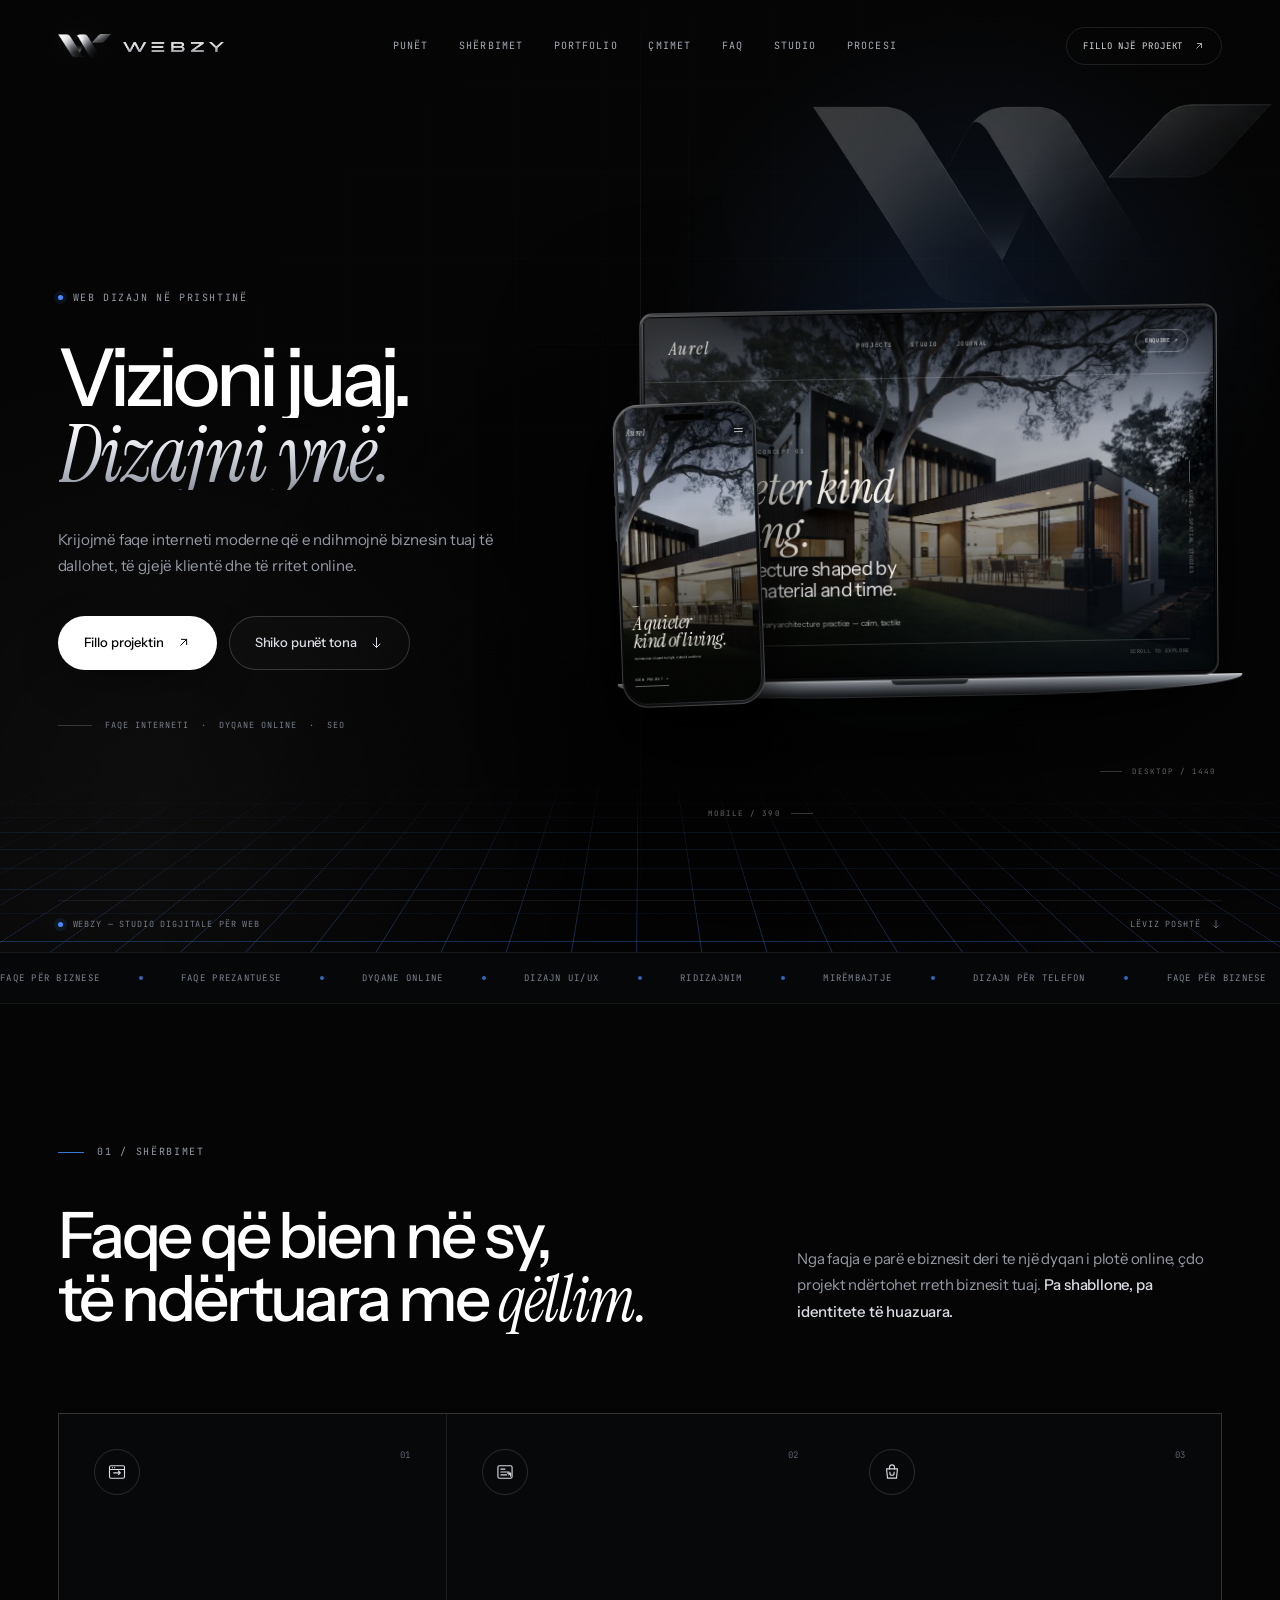
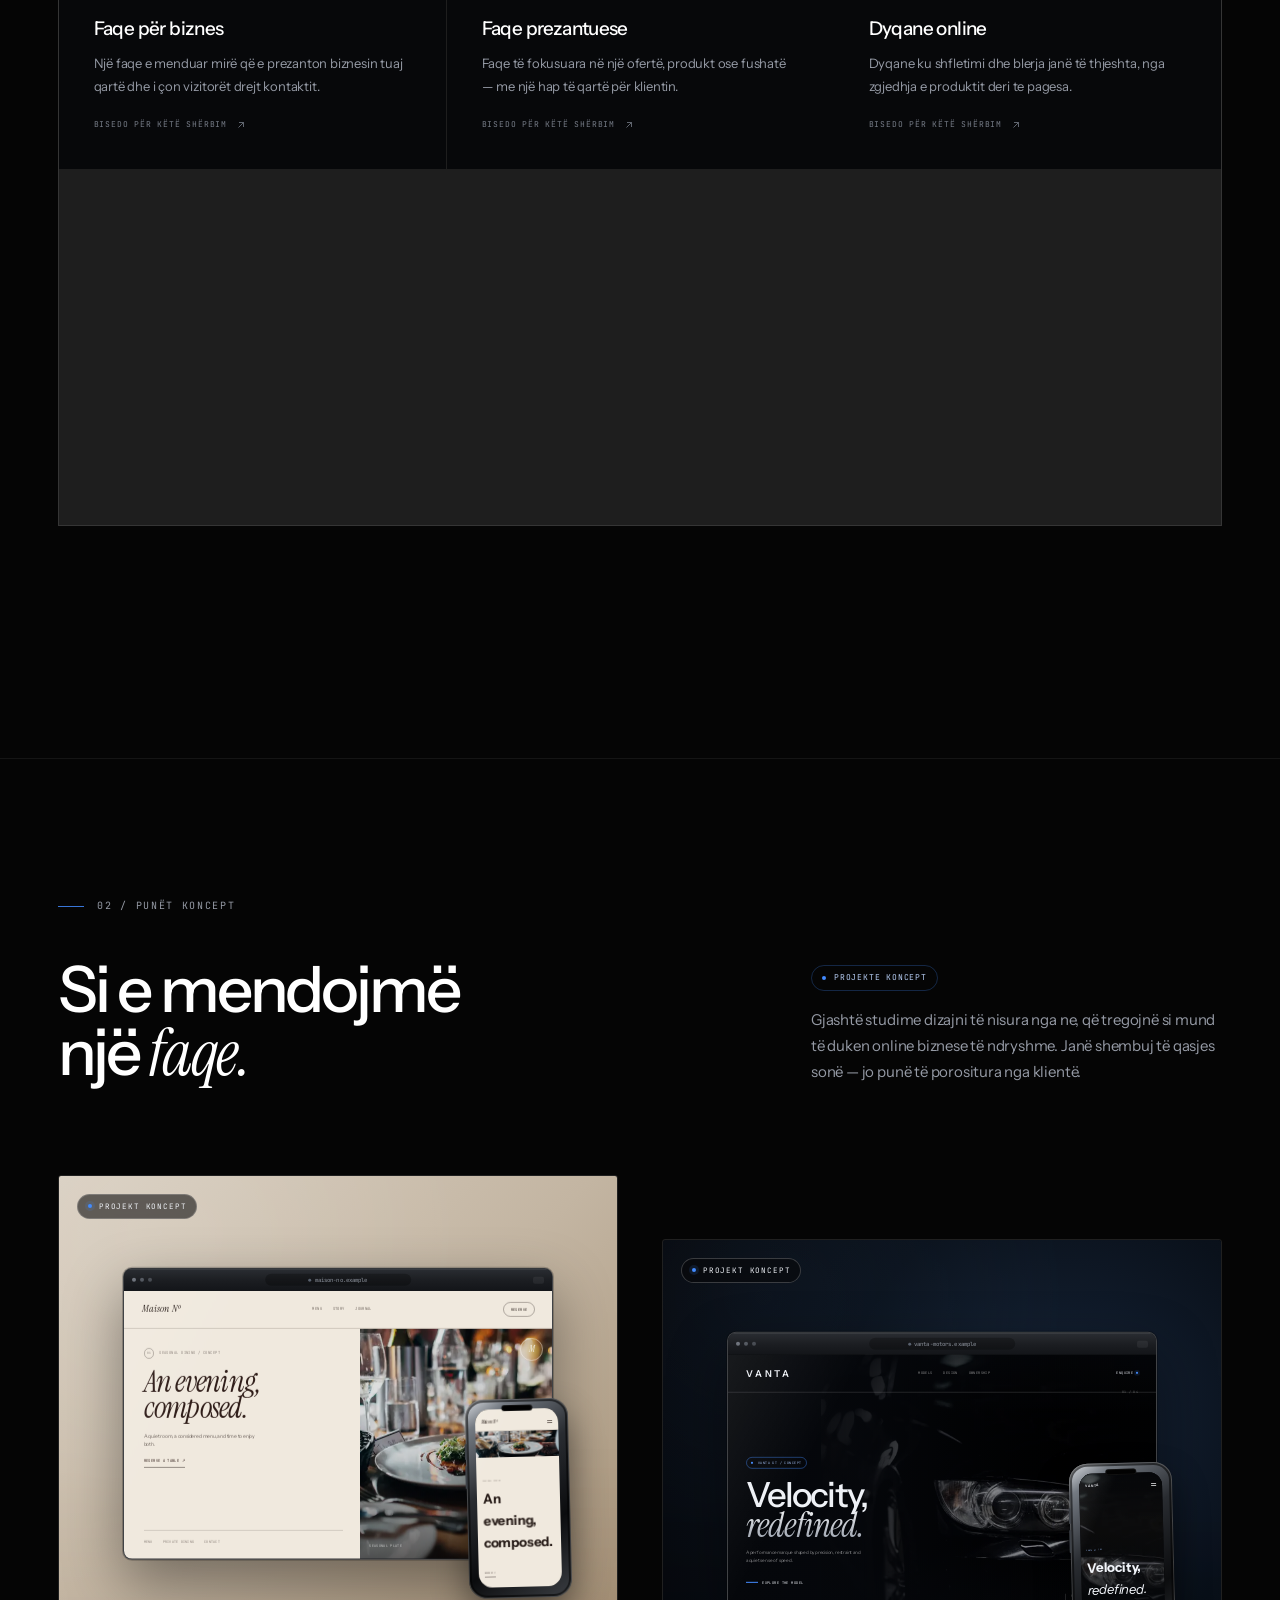
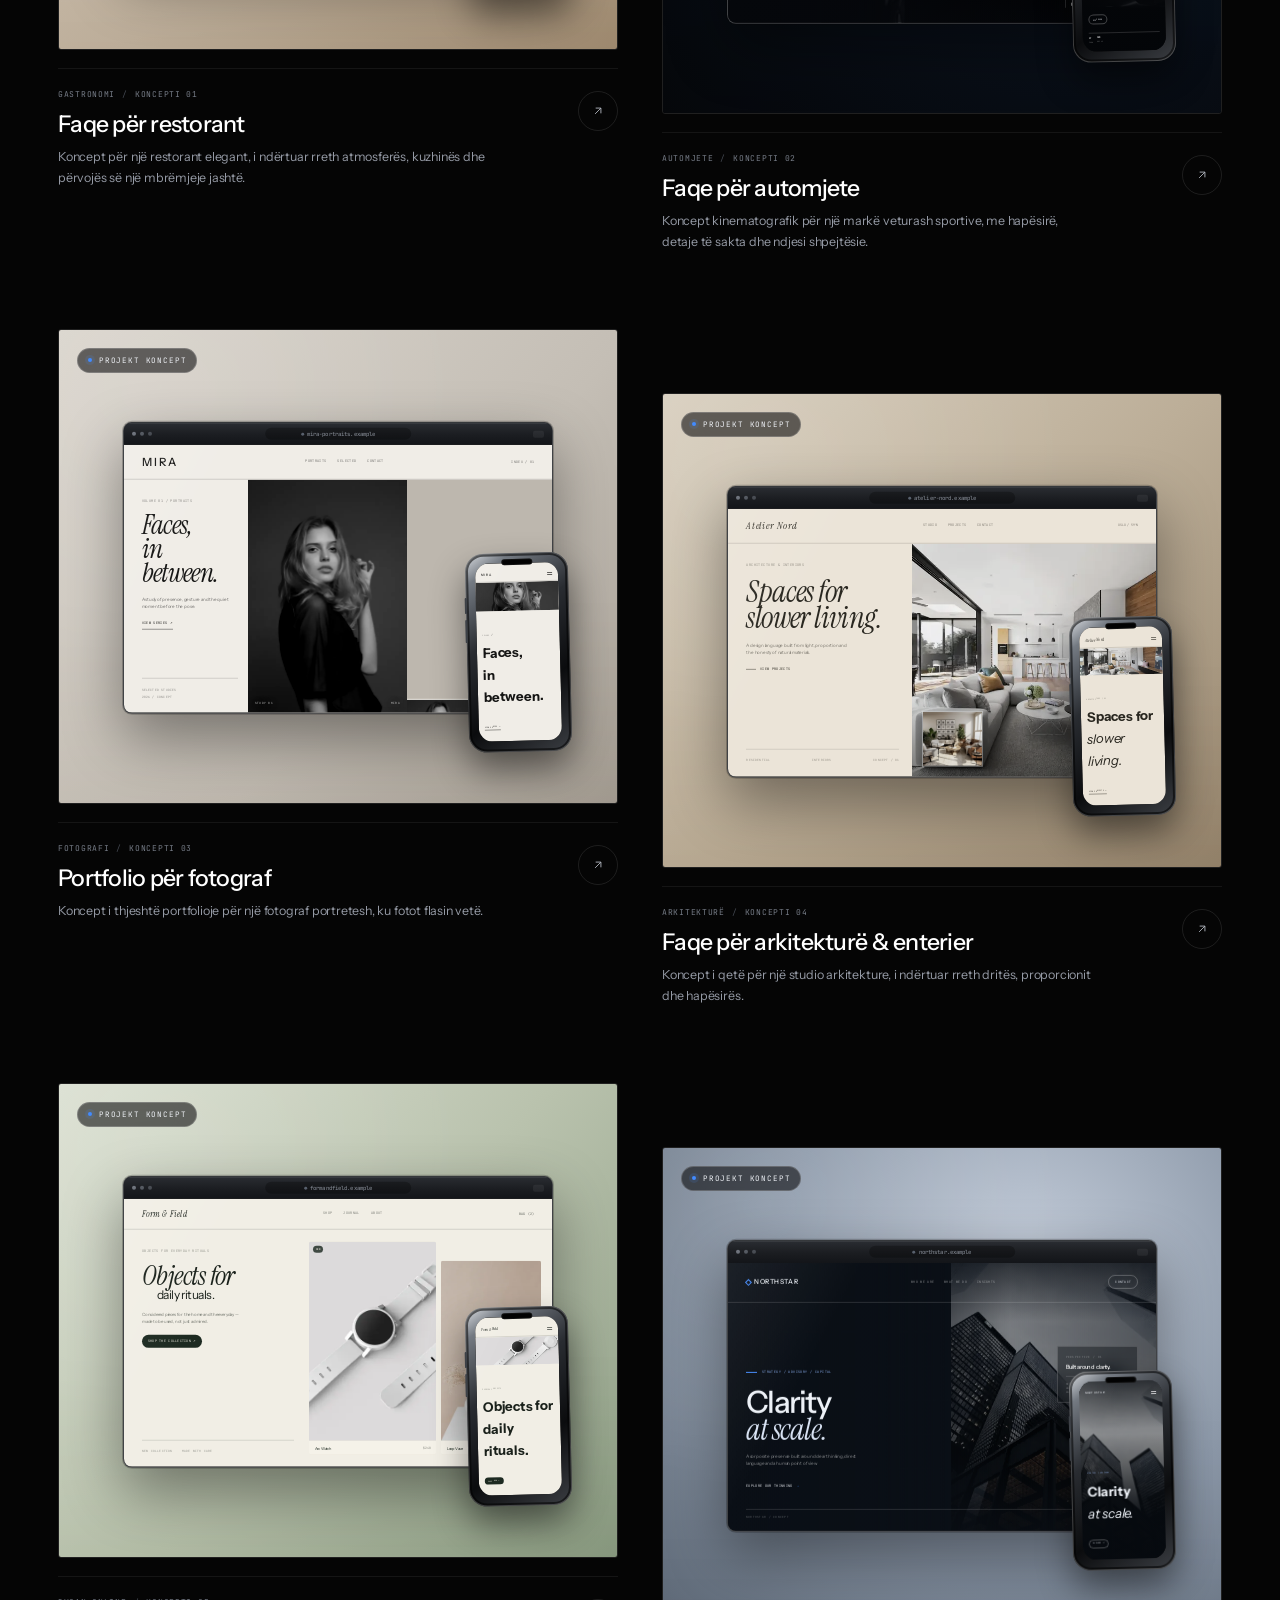
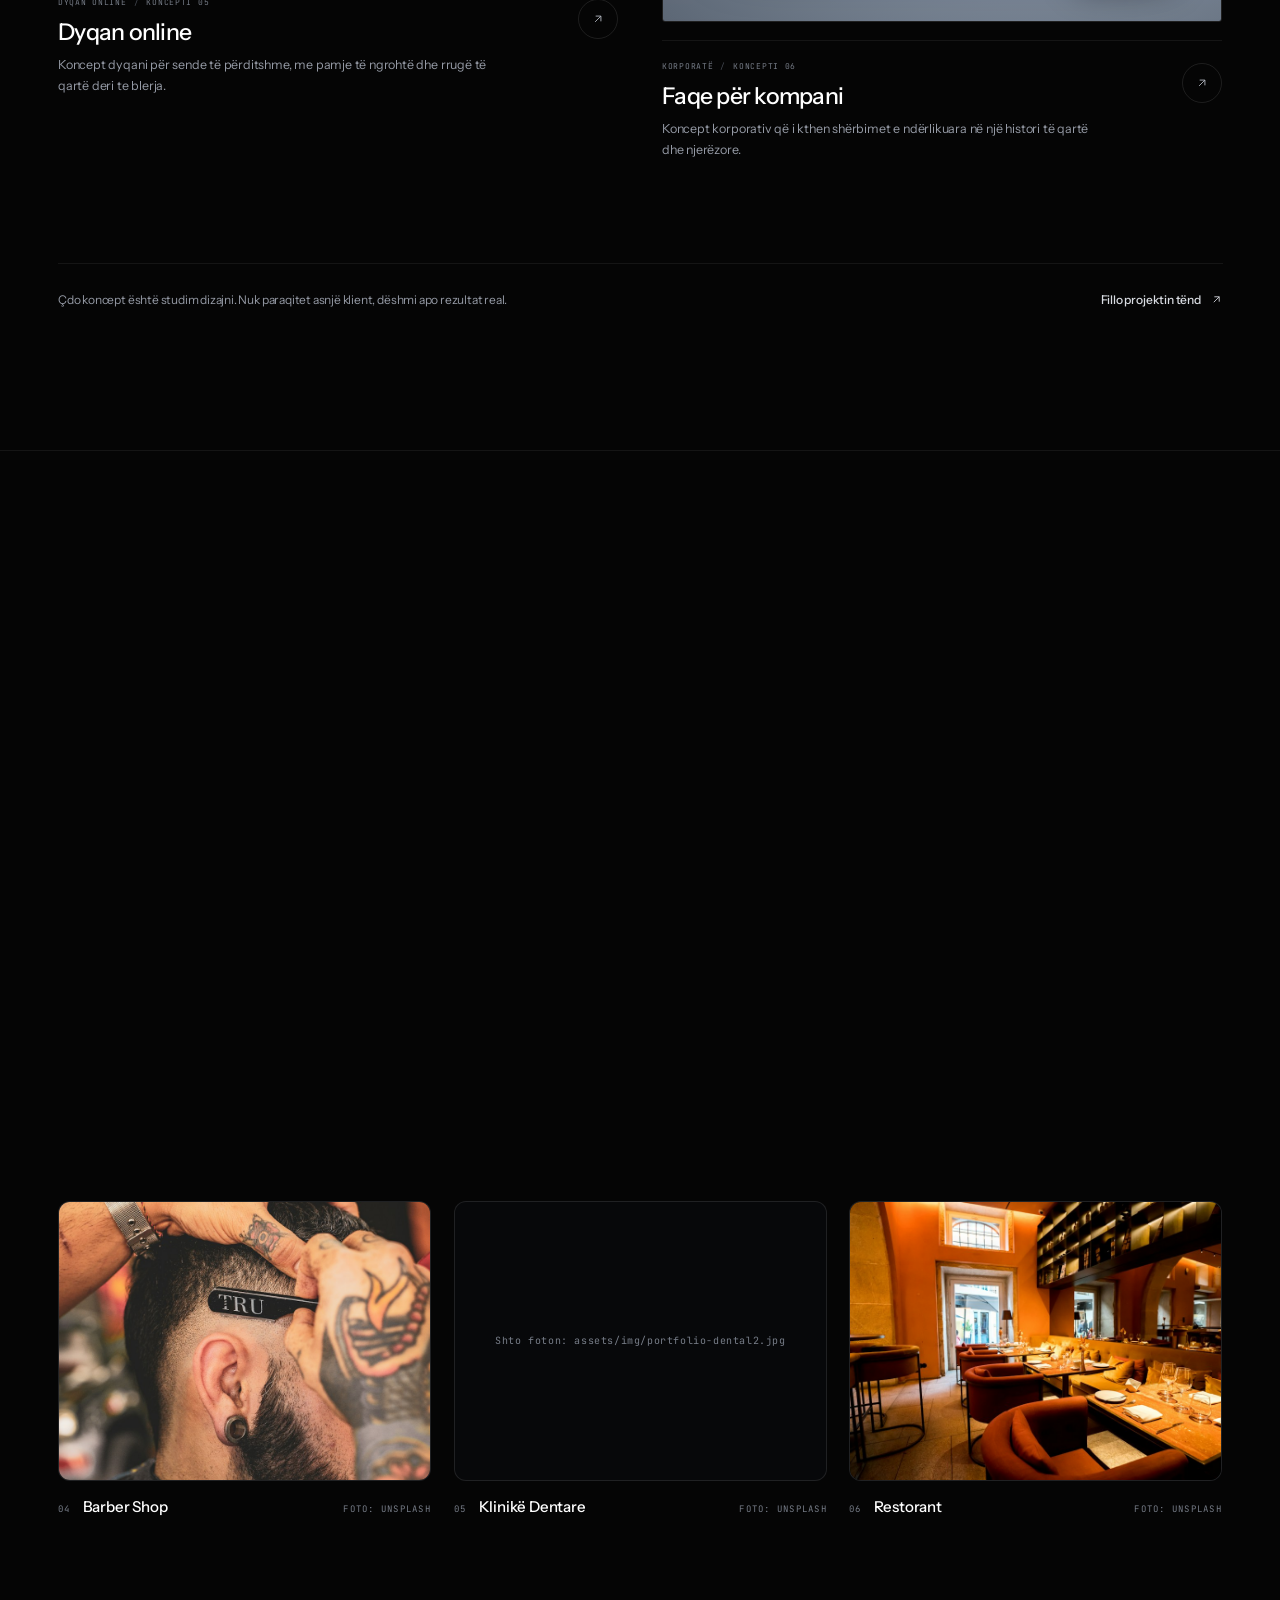
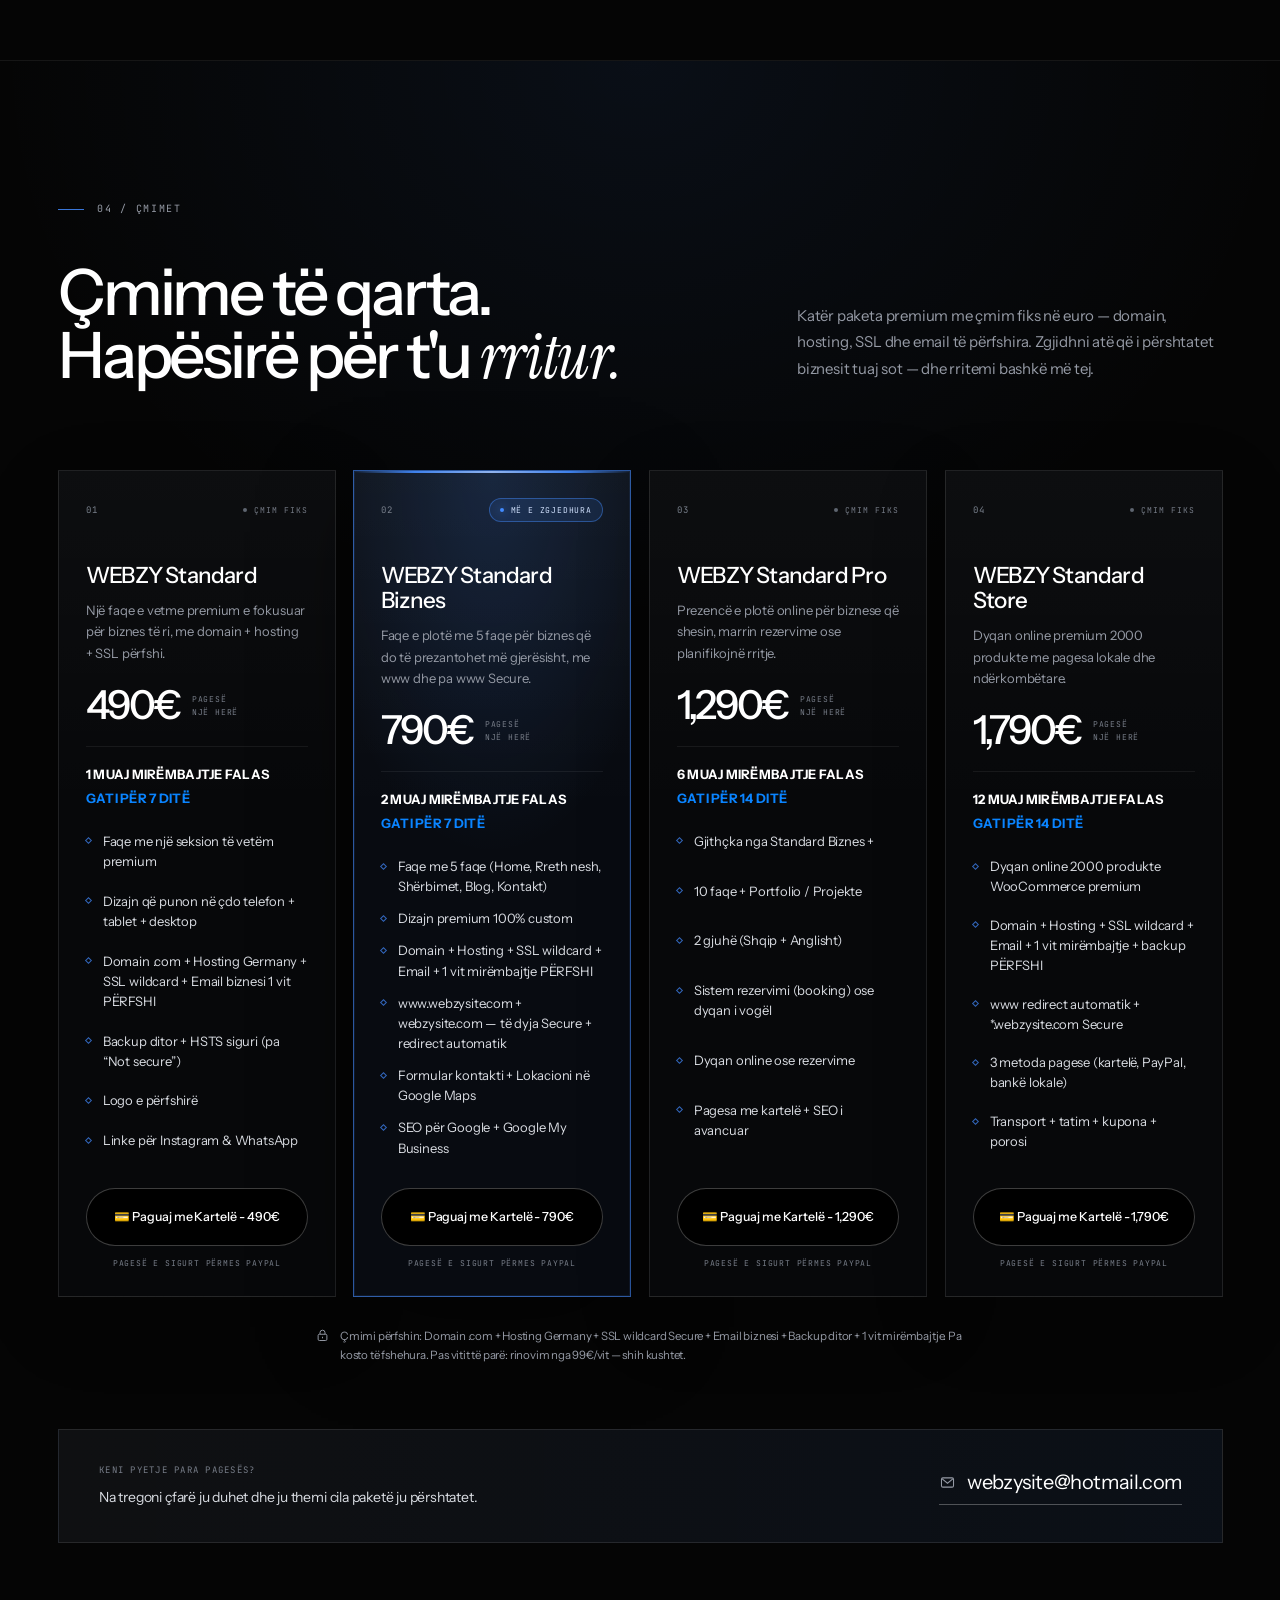
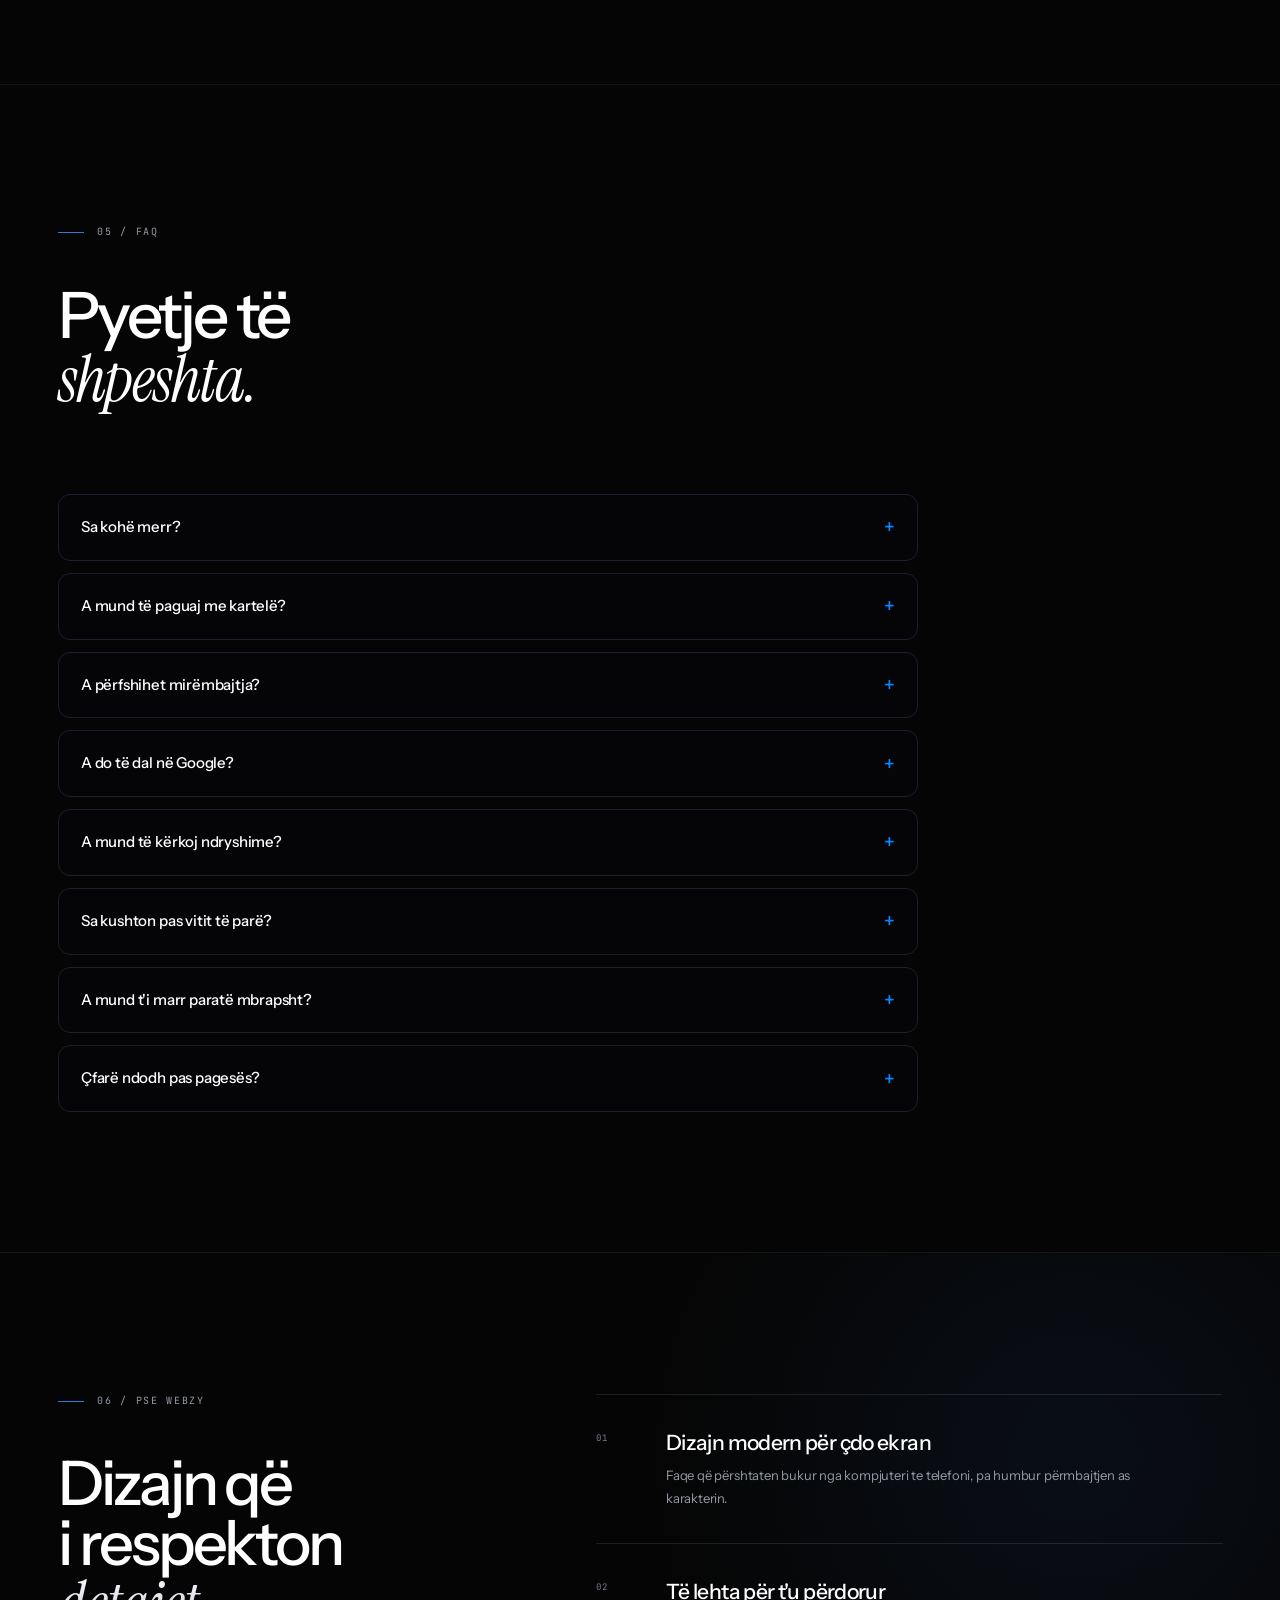
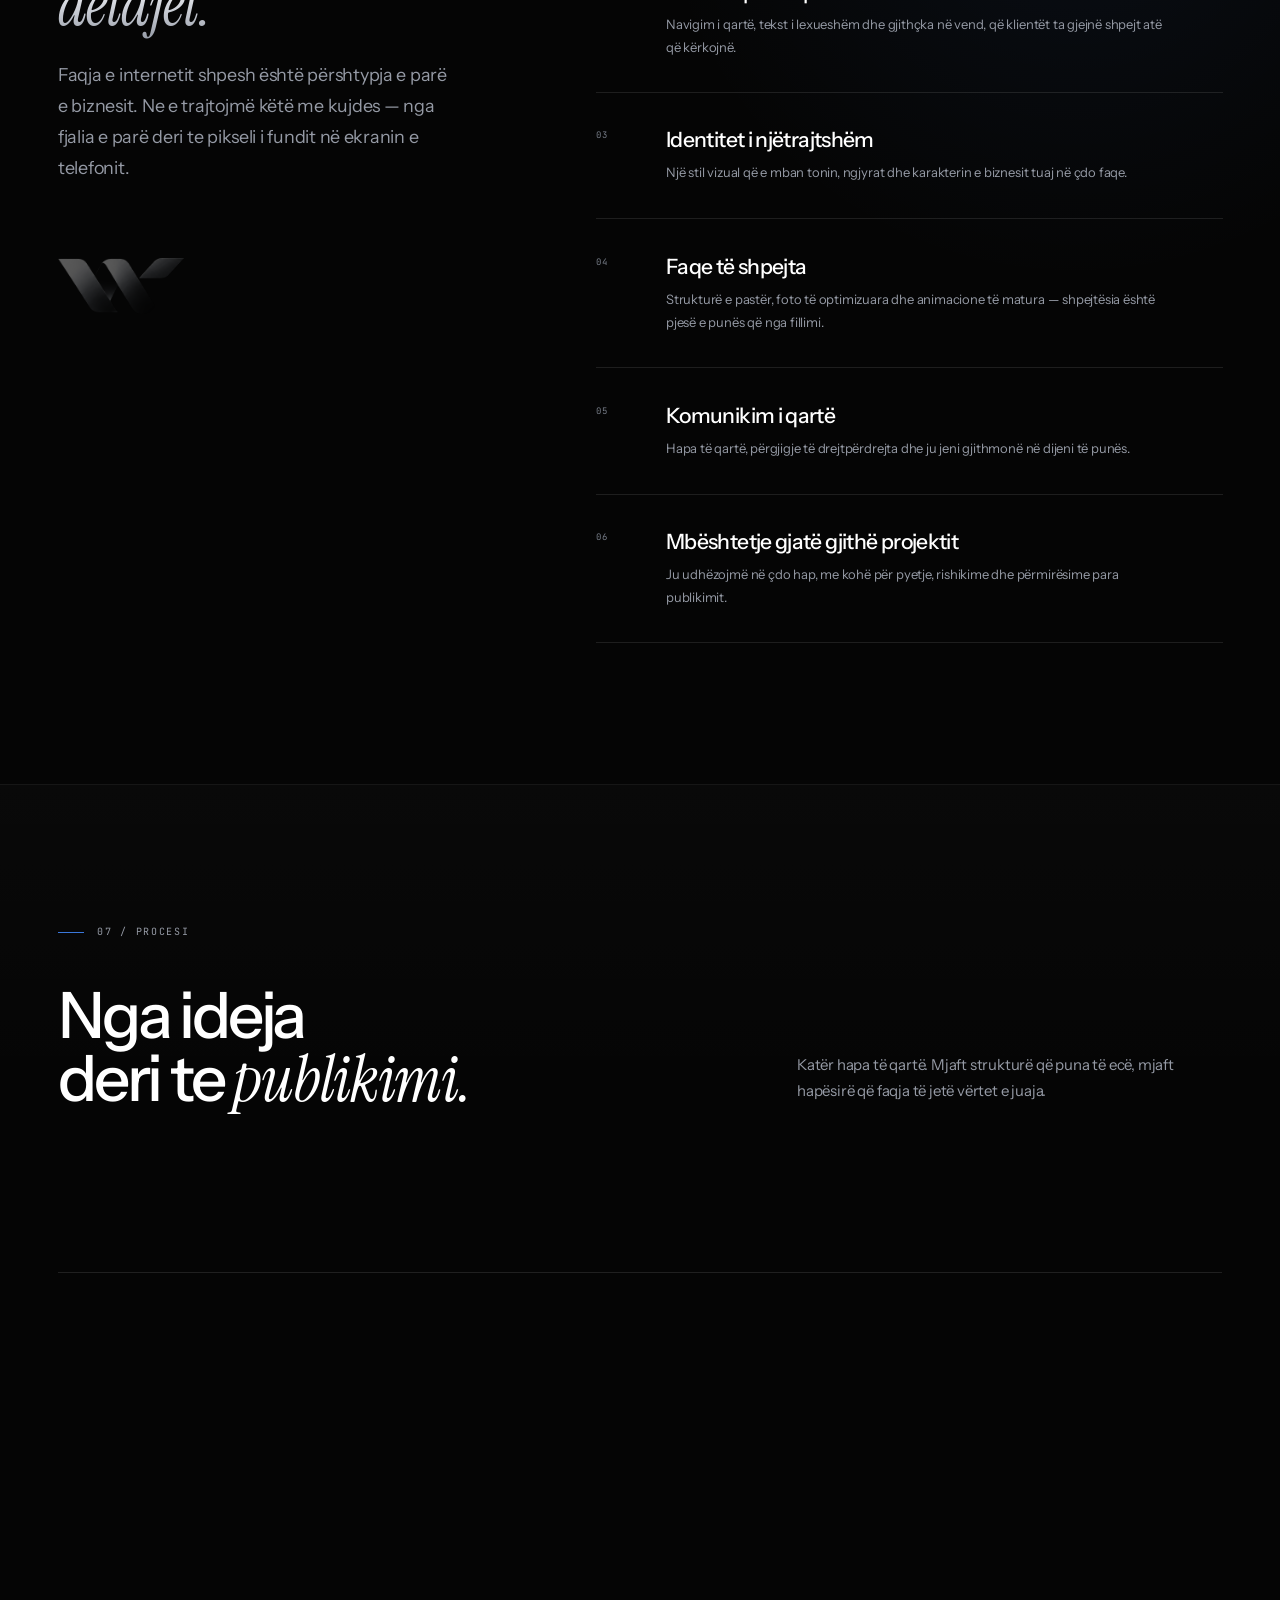
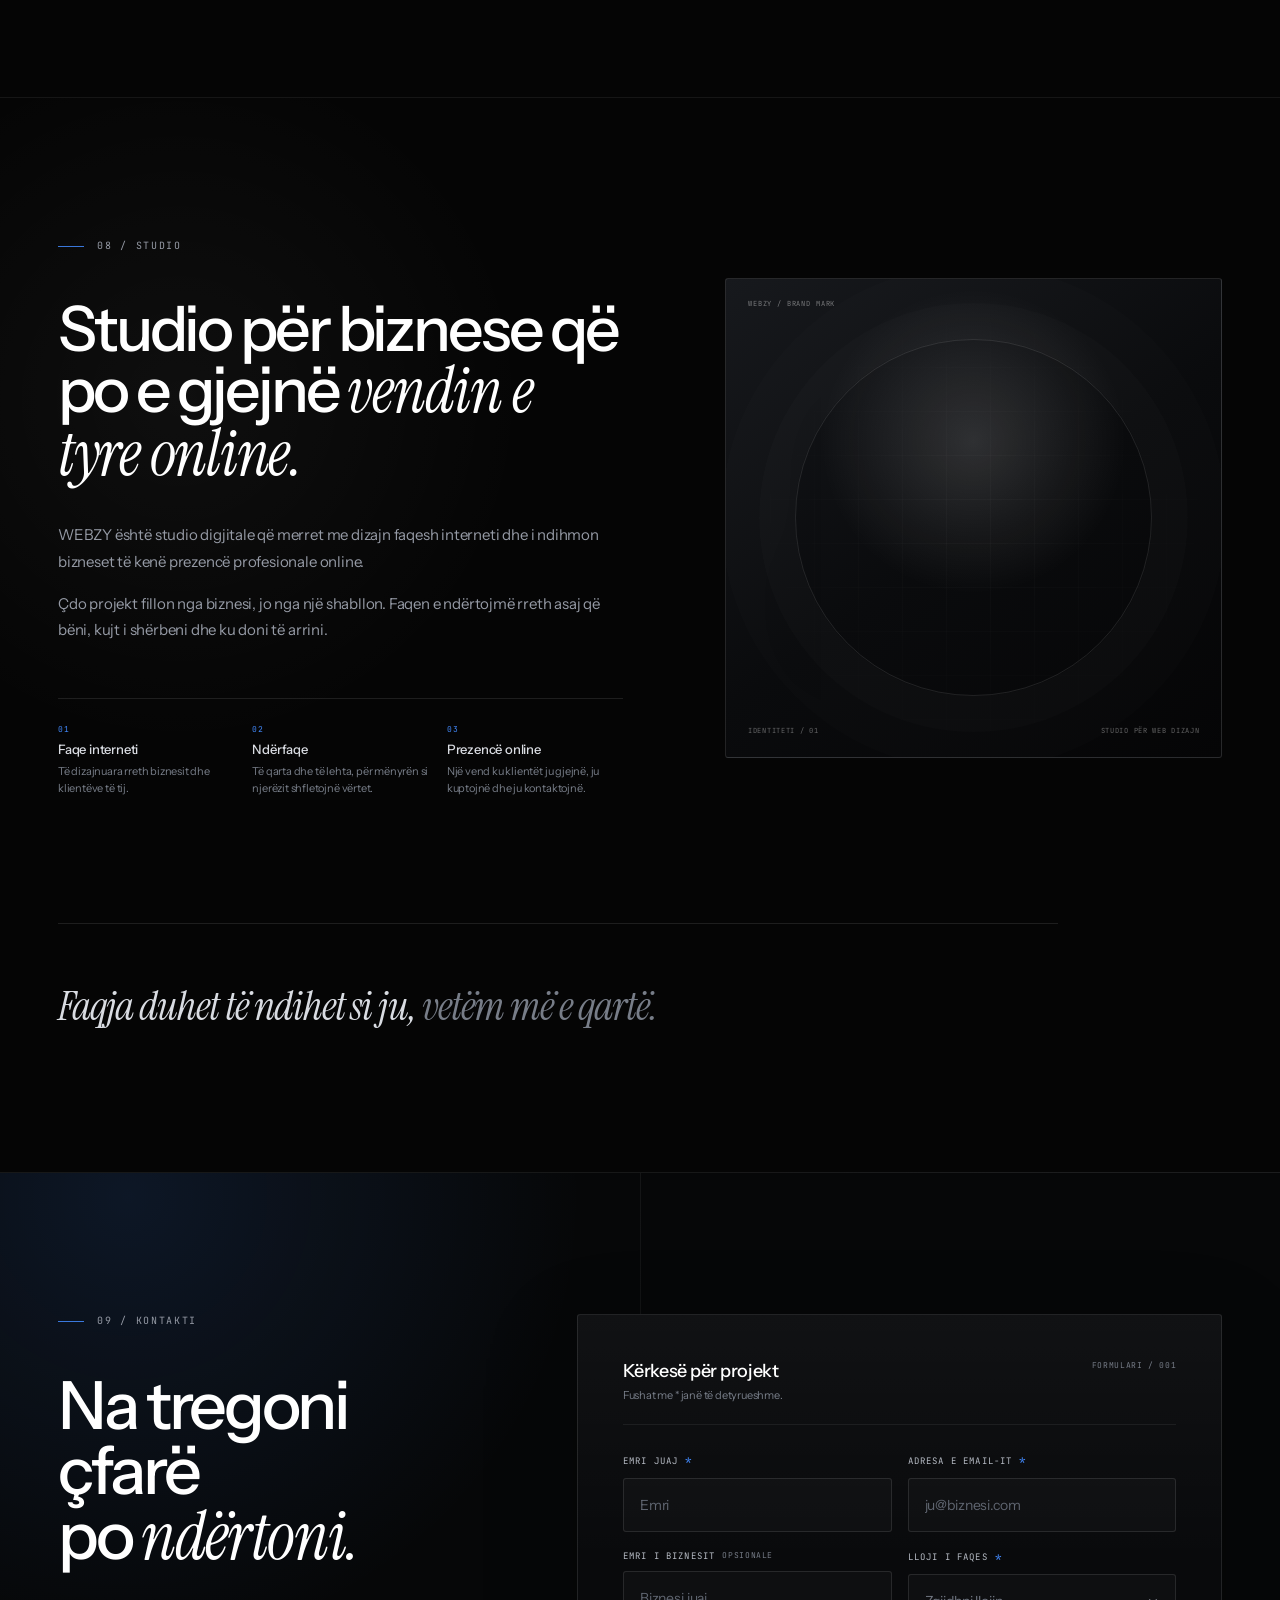
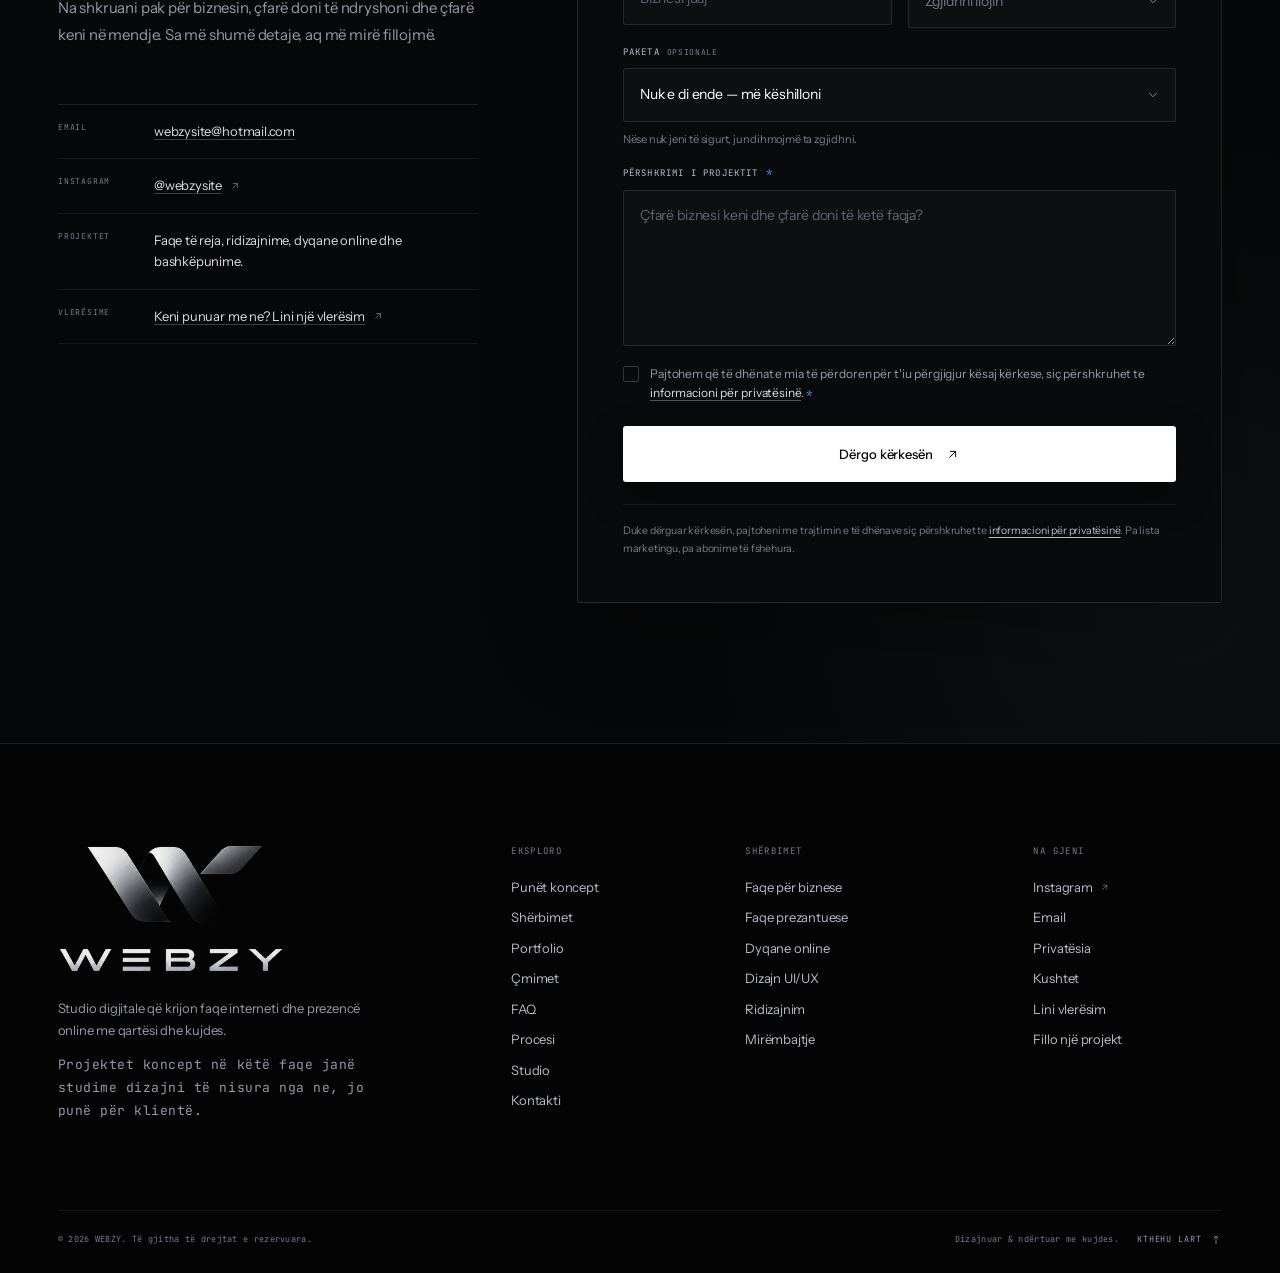
<file: index.html>
<!DOCTYPE html>
<html lang="sq">
<head>
  <meta charset="utf-8">
  <meta name="viewport" content="width=device-width, initial-scale=1">
  <title>WEBZY — Web Dizajn në Prishtinë | Faqe Interneti për Biznese</title>
  <meta name="description" content="WEBZY krijon faqe interneti moderne për biznese në Prishtinë dhe Kosovë. Paketa fikse nga 490€ me domain, hosting, SSL dhe email të përfshira, gati nga 7 ditë.">
  <meta name="theme-color" content="#050505">
  <meta name="color-scheme" content="dark">
  <meta name="robots" content="index,follow">
  <meta property="og:type" content="website">
  <meta property="og:site_name" content="WEBZY">
  <meta property="og:title" content="WEBZY — Vizioni juaj. Dizajni ynë.">
  <meta property="og:description" content="Faqe interneti moderne për biznese në Prishtinë. Paketa fikse nga 490€, gati nga 7 ditë.">
  <meta property="og:image" content="https://webzysite.com/assets/img/og-cover.jpg">
  <meta property="og:image:type" content="image/jpeg">
  <meta property="og:image:width" content="1200">
  <meta property="og:image:height" content="630">
  <meta property="og:image:alt" content="WEBZY — Vizioni juaj. Dizajni ynë. Logoja metalike e WEBZY mbi sfond të zi.">
  <meta name="twitter:card" content="summary_large_image">
  <meta name="twitter:title" content="WEBZY — Vizioni juaj. Dizajni ynë.">
  <meta name="twitter:description" content="Faqe interneti moderne për biznese në Prishtinë, nga 490€.">
  <meta name="twitter:image" content="https://webzysite.com/assets/img/og-cover.jpg">
  <meta name="twitter:image:alt" content="WEBZY — Vizioni juaj. Dizajni ynë. Logoja metalike e WEBZY mbi sfond të zi.">
  <link rel="canonical" href="https://webzysite.com/">
  <meta property="og:url" content="https://webzysite.com/">
  <link rel="icon" href="/favicon.ico" sizes="48x48">
  <link rel="icon" type="image/png" sizes="192x192" href="assets/img/favicon-192.png">
  <link rel="icon" type="image/png" sizes="96x96" href="assets/img/favicon-96.png">
  <link rel="manifest" href="/site.webmanifest">
  <link rel="apple-touch-icon" href="assets/img/apple-touch-icon.png">
  <link rel="preload" href="assets/fonts/instrument-sans-latin.woff2" as="font" type="font/woff2" crossorigin>
  <link rel="preload" href="assets/fonts/instrument-serif-italic-latin.woff2" as="font" type="font/woff2" crossorigin>
  <link rel="preload" href="assets/fonts/jetbrains-mono-latin.woff2" as="font" type="font/woff2" crossorigin>
  <link rel="stylesheet" href="assets/css/base.css">
  <link rel="stylesheet" href="assets/css/home.css">
  <link rel="stylesheet" href="assets/css/mockups.css">
  <script>document.documentElement.classList.add('js');</script>
  <script type="application/ld+json">
  {
    "@context": "https://schema.org",
    "@type": "ProfessionalService",
    "name": "WEBZY",
    "url": "https://webzysite.com/",
    "logo": "https://webzysite.com/assets/img/favicon-512.png",
    "image": "https://webzysite.com/assets/img/og-cover.jpg",
    "description": "Faqe interneti moderne për biznese në Prishtinë dhe Kosovë.",
    "email": "webzysite@hotmail.com",
    "areaServed": ["Prishtinë", "Kosovë"],
    "address": { "@type": "PostalAddress", "addressLocality": "Prishtinë", "addressCountry": "XK" },
    "sameAs": ["https://www.instagram.com/webzysite/"],
    "priceRange": "490€ – 1790€",
    "makesOffer": [
      { "@type": "Offer", "name": "WEBZY Standard", "price": "490", "priceCurrency": "EUR" },
      { "@type": "Offer", "name": "WEBZY Standard Biznes", "price": "790", "priceCurrency": "EUR" },
      { "@type": "Offer", "name": "WEBZY Standard Pro", "price": "1290", "priceCurrency": "EUR" },
      { "@type": "Offer", "name": "WEBZY Standard Store", "price": "1790", "priceCurrency": "EUR" }
    ]
  }
  </script>
  <script type="application/ld+json">
  {
    "@context": "https://schema.org",
    "@type": "FAQPage",
    "mainEntity": [
      { "@type": "Question", "name": "Sa kohë merr?", "acceptedAnswer": { "@type": "Answer", "text": "Standard dhe Standard Biznes janë gati për 7 ditë, Standard Pro dhe Standard Store për 14 ditë." } },
      { "@type": "Question", "name": "A mund të paguaj me kartelë?", "acceptedAnswer": { "@type": "Answer", "text": "Po. Pagesa bëhet me linket fikse të PayPal-it për 490€, 790€, 1,290€ dhe 1,790€ — çmimet nuk ndryshohen në checkout." } },
      { "@type": "Question", "name": "A përfshihet mirëmbajtja?", "acceptedAnswer": { "@type": "Answer", "text": "Po, falas: Standard 1 muaj, Standard Biznes 2 muaj, Standard Pro 6 muaj dhe Standard Store 12 muaj." } },
      { "@type": "Question", "name": "A do të dal në Google?", "acceptedAnswer": { "@type": "Answer", "text": "Po. Përfshijmë optimizimin SEO dhe vendosjen e biznesit në Google Maps." } },
      { "@type": "Question", "name": "A mund të kërkoj ndryshime?", "acceptedAnswer": { "@type": "Answer", "text": "Po. Çdo paketë përfshin 3 raunde ndryshimesh falas gjatë punës." } },
      { "@type": "Question", "name": "Sa kushton pas vitit të parë?", "acceptedAnswer": { "@type": "Answer", "text": "Domain, hosting, SSL, email dhe backup janë falas vitin e parë. Pastaj rinovimi është 99€/vit për Standard, 149€ për Standard Biznes, 199€ për Standard Pro dhe 299€ për Standard Store. Ju njoftojmë 30 ditë para skadimit." } },
      { "@type": "Question", "name": "A mund t'i marr paratë mbrapsht?", "acceptedAnswer": { "@type": "Answer", "text": "Po, 100%, nëse hiqni dorë para se të fillojë puna. Pasi puna fillon, pagesa nuk kthehet." } },
      { "@type": "Question", "name": "Çfarë ndodh pas pagesës?", "acceptedAnswer": { "@type": "Answer", "text": "Na kontaktoni direkt në webzysite@hotmail.com dhe fillojmë menjëherë." } }
    ]
  }
  </script>
</head>
<body>
  <a class="skip-link" href="#main">Kalo te përmbajtja</a>
  <div class="page-rails" aria-hidden="true"></div>

  <header class="site-header" data-header>
    <div class="header-inner container">
      <a class="brand" href="index.html" aria-label="WEBZY — ballina">
        <img class="brand__mark" src="assets/img/webzy-mark.png" alt="" width="592" height="264">
        <img class="brand__word" src="assets/img/webzy-wordmark.png" alt="WEBZY" width="752" height="75">
      </a>
      <nav class="site-nav" aria-label="Navigimi kryesor">
        <a class="nav-link" href="#work">Punët</a>
        <a class="nav-link" href="#services">Shërbimet</a>
        <a class="nav-link" href="#portfolio">Portfolio</a>
        <a class="nav-link" href="#pricing">Çmimet</a>
        <a class="nav-link" href="#faq">FAQ</a>
        <a class="nav-link" href="#studio">Studio</a>
        <a class="nav-link" href="#process">Procesi</a>
      </nav>
      <div class="header-actions">
        <a class="header-cta" href="#contact">
          Fillo një projekt
          <svg viewBox="0 0 24 24" fill="none" stroke="currentColor" stroke-width="1.5" aria-hidden="true"><path d="M7 17 17 7M8 7h9v9"/></svg>
        </a>
        <button class="menu-toggle" type="button" aria-expanded="false" aria-controls="mobile-menu" aria-label="Hap menunë" data-menu-toggle>
          <span></span><span></span>
        </button>
      </div>
    </div>
  </header>

  <div class="mobile-menu" id="mobile-menu" data-menu>
    <div class="mobile-menu__inner">
      <nav class="mobile-menu__nav" aria-label="Navigimi në telefon">
        <a class="mobile-menu__link" href="#work">Punët <span>01</span></a>
        <a class="mobile-menu__link" href="#services">Shërbimet <span>02</span></a>
        <a class="mobile-menu__link" href="#portfolio">Portfolio <span>03</span></a>
        <a class="mobile-menu__link" href="#pricing">Çmimet <span>04</span></a>
        <a class="mobile-menu__link" href="#faq">FAQ <span>05</span></a>
        <a class="mobile-menu__link" href="#studio">Studio <span>06</span></a>
        <a class="mobile-menu__link" href="#process">Procesi <span>07</span></a>
        <a class="mobile-menu__link" href="#contact">Kontakti <span>08</span></a>
      </nav>
      <div class="mobile-menu__foot">
        <div>
          <p>WEBZY — Studio për web dizajn.</p>
          <p><a href="mailto:webzysite@hotmail.com" data-email-link><span data-email-text>webzysite@hotmail.com</span></a></p>
        </div>
        <div class="mobile-menu__social">
          <a href="https://www.instagram.com/webzysite/" target="_blank" rel="noopener noreferrer" data-instagram>Instagram <span aria-hidden="true">↗</span></a>
          <a href="#contact">Fillo një projekt <span aria-hidden="true">↗</span></a>
        </div>
      </div>
    </div>
  </div>

  <main id="main" class="main">
    <!-- ================= HERO ================= -->
    <section class="hero" aria-labelledby="hero-title">
      <div class="hero__noise" aria-hidden="true"></div>
      <div class="hero__floor" aria-hidden="true"></div>
      <div class="container">
        <div class="hero__inner">
          <div class="hero__copy">
            <p class="eyebrow hero__eyebrow"><span class="eyebrow__dot"></span>Web dizajn në Prishtinë</p>
            <h1 class="hero__title" id="hero-title">
              <span class="hero__title-line"><span>Vizioni juaj.</span></span>
              <span class="hero__title-line hero__title-line--serif"><span>Dizajni ynë.</span></span>
            </h1>
            <p class="hero__lede">Krijojmë faqe interneti moderne që e ndihmojnë biznesin tuaj të dallohet, të gjejë klientë dhe të rritet online.</p>
            <div class="hero__actions">
              <a class="btn btn--primary" href="#contact">
                Fillo projektin
                <svg viewBox="0 0 24 24" fill="none" stroke="currentColor" stroke-width="1.6" aria-hidden="true"><path d="M7 17 17 7M8 7h9v9"/></svg>
              </a>
              <a class="btn btn--ghost" href="#work">
                Shiko punët tona
                <svg viewBox="0 0 24 24" fill="none" stroke="currentColor" stroke-width="1.6" aria-hidden="true"><path d="M12 4v16m0 0 6-6m-6 6-6-6"/></svg>
              </a>
            </div>
            <p class="hero__meta">Faqe interneti&nbsp;&nbsp;·&nbsp;&nbsp;Dyqane online&nbsp;&nbsp;·&nbsp;&nbsp;SEO</p>
          </div>

          <div class="hero__visual" role="img" aria-label="Pamje e një faqeje koncept për arkitekturë, në laptop dhe telefon">
            <div class="hero__glow" aria-hidden="true"></div>
            <div class="hero__sigil-wrap" aria-hidden="true">
              <img class="hero__sigil" src="assets/img/webzy-mark.png" alt="" width="592" height="264" loading="eager" decoding="async">
            </div>
            <span class="hero__sigil-arc" aria-hidden="true"></span>

            <div class="hero__stage">
              <div class="hero__laptop">
                <div class="laptop">
                  <div class="laptop__lid">
                    <div class="laptop__screen">
                      <div class="mock-aurel" aria-hidden="true">
                        <img class="mock-aurel__image" src="assets/img/arch-hero.webp" alt="" width="1200" height="800" fetchpriority="high" decoding="async">
                        <div class="mock-aurel__scrim"></div>
                        <div class="mock-aurel__nav">
                          <span class="mock-aurel__logo">Aurel</span>
                          <div class="mock-aurel__links"><span>Projects</span><span>Studio</span><span>Journal</span></div>
                          <span class="mock-aurel__enquire">Enquire ↗</span>
                        </div>
                        <div class="mock-aurel__content">
                          <p class="mock-aurel__kicker">Residential / Concept 01</p>
                          <h3>A quieter kind<br>of living.<span>Architecture shaped by light, material and time.</span></h3>
                          <p class="mock-aurel__sub">A concept for a contemporary architecture practice — calm, tactile and intentionally spare.</p>
                        </div>
                        <div class="mock-aurel__side">Aurel — spatial studies</div>
                        <div class="mock-aurel__foot"><span><strong>01</strong> / 04</span><span>Scroll to explore</span></div>
                      </div>
                    </div>
                    <span class="laptop__camera" aria-hidden="true"></span>
                  </div>
                  <div class="laptop__base" aria-hidden="true"></div>
                </div>
              </div>

              <div class="hero__phone">
                <div class="phone-frame">
                  <div class="phone-frame__screen">
                    <div class="phone-aurel" aria-hidden="true">
                      <img class="phone-aurel__image" src="assets/img/arch-hero-sm.webp" alt="" width="640" height="427" decoding="async">
                      <div class="phone-aurel__scrim"></div>
                      <div class="phone-aurel__nav">
                        <span class="phone-aurel__logo">Aurel</span>
                        <span class="phone-aurel__menu"><span></span><span></span></span>
                      </div>
                      <div class="phone-aurel__content">
                        <span class="phone-aurel__kicker">Residential / 01</span>
                        <h4>A quieter<br>kind of living.</h4>
                        <p class="phone-aurel__sub">Architecture shaped by light, material and time.</p>
                        <span class="phone-aurel__cta">View project ↗</span>
                      </div>
                    </div>
                  </div>
                  <span class="phone-frame__island" aria-hidden="true"></span>
                </div>
              </div>
            </div>

            <span class="hero__label hero__label--desktop" aria-hidden="true">Desktop / 1440</span>
            <span class="hero__label hero__label--mobile" aria-hidden="true">Mobile / 390</span>
          </div>
        </div>

        <div class="hero__foot">
          <span>WEBZY — Studio digjitale për web</span>
          <a class="hero__scroll" href="#services">
            Lëviz poshtë
            <svg viewBox="0 0 24 24" fill="none" stroke="currentColor" stroke-width="1.5" aria-hidden="true"><path d="M12 4v16m0 0 5-5m-5 5-5-5"/></svg>
          </a>
        </div>
      </div>
    </section>

    <div class="capabilities">
      <div class="marquee" aria-hidden="true">
        <div class="marquee__group">
          <span class="marquee__item">Faqe për biznese</span>
          <span class="marquee__item">Faqe prezantuese</span>
          <span class="marquee__item">Dyqane online</span>
          <span class="marquee__item">Dizajn UI/UX</span>
          <span class="marquee__item">Ridizajnim</span>
          <span class="marquee__item">Mirëmbajtje</span>
          <span class="marquee__item">Dizajn për telefon</span>
        </div>
        <div class="marquee__group">
          <span class="marquee__item">Faqe për biznese</span>
          <span class="marquee__item">Faqe prezantuese</span>
          <span class="marquee__item">Dyqane online</span>
          <span class="marquee__item">Dizajn UI/UX</span>
          <span class="marquee__item">Ridizajnim</span>
          <span class="marquee__item">Mirëmbajtje</span>
          <span class="marquee__item">Dizajn për telefon</span>
        </div>
      </div>
    </div>
    <!-- ================= SERVICES ================= -->
    <section class="section services" id="services" aria-labelledby="services-title">
      <div class="container">
        <div class="section-head">
          <div data-reveal>
            <p class="section-label">01 / Shërbimet</p>
            <h2 class="section-title" id="services-title">Faqe që bien në sy,<br>të ndërtuara me <em>qëllim.</em></h2>
          </div>
          <p class="section-head__intro" data-reveal style="--delay: 90ms">Nga faqja e parë e biznesit deri te një dyqan i plotë online, çdo projekt ndërtohet rreth biznesit tuaj. <strong>Pa shabllone, pa identitete të huazuara.</strong></p>
        </div>

        <div class="services__grid">
          <a class="service-card" href="#contact" data-service="Faqe për biznes" aria-label="Fillo një projekt: Faqe për biznes" data-reveal>
            <div class="service-card__top">
              <span class="service-card__icon" aria-hidden="true">
                <svg viewBox="0 0 24 24" fill="none" stroke="currentColor" stroke-width="1.35" stroke-linecap="round" stroke-linejoin="round"><rect x="3" y="4.5" width="18" height="15" rx="1.8"/><path d="M3 9h18M6.5 6.8h.01M9.2 6.8h.01"/><path d="M8 13h8m0 0-2.2-2.2M16 13l-2.2 2.2"/></svg>
              </span>
              <span class="service-card__num">01</span>
            </div>
            <div class="service-card__body">
              <h3>Faqe për biznes</h3>
              <p>Një faqe e menduar mirë që e prezanton biznesin tuaj qartë dhe i çon vizitorët drejt kontaktit.</p>
              <span class="service-card__link">Bisedo për këtë shërbim <svg viewBox="0 0 24 24" fill="none" stroke="currentColor" stroke-width="1.6" aria-hidden="true"><path d="M7 17 17 7M8 7h9v9"/></svg></span>
            </div>
          </a>

          <a class="service-card" href="#contact" data-service="Faqe prezantuese" aria-label="Fillo një projekt: Faqe prezantuese" data-reveal style="--delay: 60ms">
            <div class="service-card__top">
              <span class="service-card__icon" aria-hidden="true">
                <svg viewBox="0 0 24 24" fill="none" stroke="currentColor" stroke-width="1.35" stroke-linecap="round" stroke-linejoin="round"><rect x="3.5" y="4.5" width="17" height="15" rx="1.8"/><path d="M7 15.5h7M7 12h10M7 8.5h5"/><path d="m16.5 15.5 2.2-2.2m0 0v3.6m0-3.6H15"/></svg>
              </span>
              <span class="service-card__num">02</span>
            </div>
            <div class="service-card__body">
              <h3>Faqe prezantuese</h3>
              <p>Faqe të fokusuara në një ofertë, produkt ose fushatë — me një hap të qartë për klientin.</p>
              <span class="service-card__link">Bisedo për këtë shërbim <svg viewBox="0 0 24 24" fill="none" stroke="currentColor" stroke-width="1.6" aria-hidden="true"><path d="M7 17 17 7M8 7h9v9"/></svg></span>
            </div>
          </a>

          <a class="service-card" href="#contact" data-service="Dyqan online" aria-label="Fillo një projekt: Dyqan online" data-reveal style="--delay: 120ms">
            <div class="service-card__top">
              <span class="service-card__icon" aria-hidden="true">
                <svg viewBox="0 0 24 24" fill="none" stroke="currentColor" stroke-width="1.35" stroke-linecap="round" stroke-linejoin="round"><path d="M5.5 8.2h13l-1.1 11.2h-10.8L5.5 8.2Z"/><path d="M9 8.2V6.4a3 3 0 0 1 6 0v1.8"/><path d="M9.5 12.2v1.2a2.5 2.5 0 0 0 5 0v-1.2"/></svg>
              </span>
              <span class="service-card__num">03</span>
            </div>
            <div class="service-card__body">
              <h3>Dyqane online</h3>
              <p>Dyqane ku shfletimi dhe blerja janë të thjeshta, nga zgjedhja e produktit deri te pagesa.</p>
              <span class="service-card__link">Bisedo për këtë shërbim <svg viewBox="0 0 24 24" fill="none" stroke="currentColor" stroke-width="1.6" aria-hidden="true"><path d="M7 17 17 7M8 7h9v9"/></svg></span>
            </div>
          </a>

          <a class="service-card" href="#contact" data-service="Dizajn UI/UX" aria-label="Fillo një projekt: Dizajn UI/UX" data-reveal>
            <div class="service-card__top">
              <span class="service-card__icon" aria-hidden="true">
                <svg viewBox="0 0 24 24" fill="none" stroke="currentColor" stroke-width="1.35" stroke-linecap="round" stroke-linejoin="round"><path d="m5 3.8 5.7 16.4 2.5-6.4 6.5-2.5L5 3.8Z"/><path d="m13.2 13.8 4.2 4.2"/><path d="M4.5 20.5h5"/></svg>
              </span>
              <span class="service-card__num">04</span>
            </div>
            <div class="service-card__body">
              <h3>Dizajn UI/UX</h3>
              <p>Dizajn i ndërfaqes që i kthen hapat e ndërlikuar në diçka të thjeshtë dhe intuitive.</p>
              <span class="service-card__link">Bisedo për këtë shërbim <svg viewBox="0 0 24 24" fill="none" stroke="currentColor" stroke-width="1.6" aria-hidden="true"><path d="M7 17 17 7M8 7h9v9"/></svg></span>
            </div>
          </a>

          <a class="service-card" href="#contact" data-service="Ridizajnim" aria-label="Fillo një projekt: Ridizajnim i faqes" data-reveal style="--delay: 60ms">
            <div class="service-card__top">
              <span class="service-card__icon" aria-hidden="true">
                <svg viewBox="0 0 24 24" fill="none" stroke="currentColor" stroke-width="1.35" stroke-linecap="round" stroke-linejoin="round"><path d="M4.3 10.2A8 8 0 0 1 18 5.5l2 1.8"/><path d="M20 3.5v3.8h-3.8"/><path d="M19.7 13.8A8 8 0 0 1 6 18.5l-2-1.8"/><path d="M4 20.5v-3.8h3.8"/></svg>
              </span>
              <span class="service-card__num">05</span>
            </div>
            <div class="service-card__body">
              <h3>Ridizajnim i faqes</h3>
              <p>Pamje e re për faqen ekzistuese — strukturë më e mirë, identitet vizual dhe përvojë më e lehtë.</p>
              <span class="service-card__link">Bisedo për këtë shërbim <svg viewBox="0 0 24 24" fill="none" stroke="currentColor" stroke-width="1.6" aria-hidden="true"><path d="M7 17 17 7M8 7h9v9"/></svg></span>
            </div>
          </a>

          <a class="service-card" href="#contact" data-service="Mirëmbajtje" aria-label="Fillo një projekt: Mirëmbajtje" data-reveal style="--delay: 120ms">
            <div class="service-card__top">
              <span class="service-card__icon" aria-hidden="true">
                <svg viewBox="0 0 24 24" fill="none" stroke="currentColor" stroke-width="1.35" stroke-linecap="round" stroke-linejoin="round"><path d="M12 3.2 5 6.1v5.1c0 4.3 2.8 7.6 7 9.6 4.2-2 7-5.3 7-9.6V6.1l-7-2.9Z"/><path d="m9 11.9 2.1 2.1 4-4"/></svg>
              </span>
              <span class="service-card__num">06</span>
            </div>
            <div class="service-card__body">
              <h3>Mirëmbajtje e faqes</h3>
              <p>Përditësime të rregullta që faqja juaj të mbetet e freskët, e sigurt dhe e kujdesur.</p>
              <span class="service-card__link">Bisedo për këtë shërbim <svg viewBox="0 0 24 24" fill="none" stroke="currentColor" stroke-width="1.6" aria-hidden="true"><path d="M7 17 17 7M8 7h9v9"/></svg></span>
            </div>
          </a>
        </div>

        <div class="services__foot" data-reveal>
          <p>Nuk e dini cila ju përshtatet? Na shkruani dy fjalë për biznesin dhe qëllimin tuaj.</p>
          <a class="text-link" href="#contact">Bisedo për projektin <svg viewBox="0 0 24 24" fill="none" stroke="currentColor" stroke-width="1.6" aria-hidden="true"><path d="M7 17 17 7M8 7h9v9"/></svg></a>
        </div>
      </div>
    </section>

    <!-- ================= SELECTED WORK ================= -->
    <section class="section work" id="work" aria-labelledby="work-title">
      <div class="container">
        <div class="work__head">
          <div data-reveal>
            <p class="section-label">02 / Punët koncept</p>
            <h2 class="section-title" id="work-title">Si e mendojmë<br>një <em>faqe.</em></h2>
          </div>
          <div class="work__intro" data-reveal style="--delay: 90ms">
            <span class="tag">Projekte koncept</span>
            <p>Gjashtë studime dizajni të nisura nga ne, që tregojnë si mund të duken online biznese të ndryshme. Janë shembuj të qasjes sonë — jo punë të porositura nga klientë.</p>
          </div>
        </div>

        <div class="work-grid">
          <!-- Maison Nº -->
          <article class="work-card" data-reveal>
            <div class="work-media work-media--maison">
              <span class="concept-tag">Projekt koncept</span>
              <div class="work-preview">
                <div class="browser" aria-hidden="true">
                  <div class="browser__bar">
                    <span class="browser__dots"><i></i><i></i><i></i></span>
                    <span class="browser__url">maison-no.example</span>
                  </div>
                  <div class="browser__screen">
                    <div class="mock-maison">
                      <div class="mock-maison__nav">
                        <span class="mock-maison__logo">Maison Nº</span>
                        <div class="mock-maison__links"><span>Menu</span><span>Story</span><span>Journal</span></div>
                        <span class="mock-maison__reserve">Reserve</span>
                      </div>
                      <div class="mock-maison__body">
                        <div class="mock-maison__copy">
                          <span class="mock-maison__kicker">Seasonal dining / Concept</span>
                          <h4>An evening,<br>composed.</h4>
                          <p class="mock-maison__desc">A quiet room, a considered menu, and time to enjoy both.</p>
                          <span class="mock-maison__cta">Reserve a table ↗</span>
                          <div class="mock-maison__foot"><span>Menu</span><span>Private dining</span><span>Contact</span></div>
                        </div>
                        <figure class="mock-maison__image">
                          <img src="assets/img/restaurant-01-sm.webp" alt="" width="640" height="427" loading="lazy" decoding="async">
                          <span class="mock-maison__stamp">M</span>
                          <figcaption class="mock-maison__caption"><span>Seasonal plate</span><span>01 / 06</span></figcaption>
                        </figure>
                      </div>
                    </div>
                  </div>
                </div>
                <div class="phone-frame phone-frame--card" aria-hidden="true">
                  <div class="phone-frame__screen">
                    <div class="phone-mock--maison">
                      <div class="pm-maison__nav">
                        <span class="pm-maison__logo">Maison Nº</span>
                        <span class="pm-maison__menu"><span></span><span></span></span>
                      </div>
                      <div class="pm-maison__image"><img src="assets/img/restaurant-01-sm.webp" alt="" width="640" height="427" loading="lazy" decoding="async"></div>
                      <div class="pm-maison__body">
                        <span class="pm-maison__kicker">Seasonal dining</span>
                        <h5>An evening,<br>composed.</h5>
                        <span class="pm-maison__cta">Reserve ↗</span>
                      </div>
                    </div>
                  </div>
                  <span class="phone-frame__island" aria-hidden="true"></span>
                </div>
              </div>
            </div>
            <div class="work-info">
              <div>
                <p class="work-meta"><span>Gastronomi</span><span>/</span><span>Koncepti 01</span></p>
                <h3 class="work-title">Faqe për restorant</h3>
                <p class="work-desc">Koncept për një restorant elegant, i ndërtuar rreth atmosferës, kuzhinës dhe përvojës së një mbrëmjeje jashtë.</p>
              </div>
              <span class="work-arrow" aria-hidden="true"><svg viewBox="0 0 24 24" fill="none" stroke="currentColor" stroke-width="1.5"><path d="M7 17 17 7M8 7h9v9"/></svg></span>
            </div>
            <a class="work-card__link" href="work/restaurant.html" aria-label="Shiko konceptin e faqes për restorant"></a>
          </article>

          <!-- VANTA -->
          <article class="work-card" data-reveal style="--delay: 80ms">
            <div class="work-media work-media--vanta">
              <span class="concept-tag">Projekt koncept</span>
              <div class="work-preview">
                <div class="browser" aria-hidden="true">
                  <div class="browser__bar">
                    <span class="browser__dots"><i></i><i></i><i></i></span>
                    <span class="browser__url">vanta-motors.example</span>
                  </div>
                  <div class="browser__screen">
                    <div class="mock-vanta">
                      <img class="mock-vanta__image" src="assets/img/auto-01-sm.webp" alt="" width="640" height="427" loading="lazy" decoding="async">
                      <div class="mock-vanta__scrim"></div>
                      <div class="mock-vanta__nav">
                        <span class="mock-vanta__logo">VANTA</span>
                        <div class="mock-vanta__links"><span>Models</span><span>Design</span><span>Ownership</span></div>
                        <span class="mock-vanta__enquire">Enquire</span>
                      </div>
                      <span class="mock-vanta__index">01 / 04</span>
                      <div class="mock-vanta__content">
                        <span class="mock-vanta__kicker">Vanta GT / Concept</span>
                        <h4>Velocity,<br><em>redefined.</em></h4>
                        <p class="mock-vanta__desc">A performance marque shaped by precision, restraint and a quiet sense of speed.</p>
                        <span class="mock-vanta__cta">Explore the model</span>
                      </div>
                      <div class="mock-vanta__specs">
                        <span>Form<strong>GT</strong></span>
                        <span>Drive<strong>AWD</strong></span>
                        <span>Body<strong>Carbon</strong></span>
                      </div>
                      <span class="mock-vanta__rail">Scroll to explore</span>
                    </div>
                  </div>
                </div>
                <div class="phone-frame phone-frame--card" aria-hidden="true">
                  <div class="phone-frame__screen">
                    <div class="phone-mock--vanta">
                      <img class="pm-vanta__image" src="assets/img/auto-01-sm.webp" alt="" width="640" height="427" loading="lazy" decoding="async">
                      <div class="pm-vanta__scrim"></div>
                      <div class="pm-vanta__nav">
                        <span class="pm-vanta__logo">VANTA</span>
                        <span class="pm-vanta__menu"><span></span><span></span></span>
                      </div>
                      <div class="pm-vanta__content">
                        <span class="pm-vanta__kicker">Vanta GT / 01</span>
                        <h5>Velocity,<br><em>redefined.</em></h5>
                        <span class="pm-vanta__cta">Discover</span>
                        <div class="pm-vanta__specs">
                          <span><strong>GT</strong>Form</span>
                          <span><strong>AWD</strong>Drive</span>
                        </div>
                      </div>
                    </div>
                  </div>
                  <span class="phone-frame__island" aria-hidden="true"></span>
                </div>
              </div>
            </div>
            <div class="work-info">
              <div>
                <p class="work-meta"><span>Automjete</span><span>/</span><span>Koncepti 02</span></p>
                <h3 class="work-title">Faqe për automjete</h3>
                <p class="work-desc">Koncept kinematografik për një markë veturash sportive, me hapësirë, detaje të sakta dhe ndjesi shpejtësie.</p>
              </div>
              <span class="work-arrow" aria-hidden="true"><svg viewBox="0 0 24 24" fill="none" stroke="currentColor" stroke-width="1.5"><path d="M7 17 17 7M8 7h9v9"/></svg></span>
            </div>
            <a class="work-card__link" href="work/automotive.html" aria-label="Shiko konceptin e faqes për automjete"></a>
          </article>

          <!-- MIRA -->
          <article class="work-card" data-reveal>
            <div class="work-media work-media--mira">
              <span class="concept-tag">Projekt koncept</span>
              <div class="work-preview">
                <div class="browser" aria-hidden="true">
                  <div class="browser__bar">
                    <span class="browser__dots"><i></i><i></i><i></i></span>
                    <span class="browser__url">mira-portraits.example</span>
                  </div>
                  <div class="browser__screen">
                    <div class="mock-mira">
                      <div class="mock-mira__nav">
                        <span class="mock-mira__logo">MIRA</span>
                        <div class="mock-mira__links"><span>Portraits</span><span>Selected</span><span>Contact</span></div>
                        <span class="mock-mira__index">INDEX / 01</span>
                      </div>
                      <div class="mock-mira__body">
                        <div class="mock-mira__copy">
                          <span class="mock-mira__kicker">Volume 01 / Portraits</span>
                          <h4>Faces,<br>in between.</h4>
                          <p class="mock-mira__desc">A study of presence, gesture and the quiet moment before the pose.</p>
                          <span class="mock-mira__cta">View series ↗</span>
                          <div class="mock-mira__meta"><span>Selected studies</span><span>2026 / Concept</span></div>
                        </div>
                        <figure class="mock-mira__figure mock-mira__figure--main">
                          <img src="assets/img/photo-01-sm.webp" alt="" width="640" height="960" loading="lazy" decoding="async">
                          <figcaption class="mock-mira__caption"><span>Study 01</span><span>Mira</span></figcaption>
                        </figure>
                        <div class="mock-mira__figure mock-mira__figure--side">
                          <img src="assets/img/photo-02-sm.webp" alt="" width="640" height="960" loading="lazy" decoding="async">
                          <div class="mock-mira__thumb-row">
                            <div><img src="assets/img/photo-01-sm.webp" alt="" width="640" height="960" loading="lazy" decoding="async"></div>
                            <div><img src="assets/img/photo-02-sm.webp" alt="" width="640" height="960" loading="lazy" decoding="async"></div>
                          </div>
                        </div>
                      </div>
                    </div>
                  </div>
                </div>
                <div class="phone-frame phone-frame--card" aria-hidden="true">
                  <div class="phone-frame__screen">
                    <div class="phone-mock--mira">
                      <div class="pm-mira__nav">
                        MIRA
                        <span class="pm-mira__menu"><span></span><span></span></span>
                      </div>
                      <div class="pm-mira__image"><img src="assets/img/photo-01-sm.webp" alt="" width="640" height="960" loading="lazy" decoding="async"></div>
                      <div class="pm-mira__body">
                        <span class="pm-mira__kicker">Volume 01</span>
                        <h5>Faces,<br>in between.</h5>
                        <span class="pm-mira__link">View series ↗</span>
                      </div>
                    </div>
                  </div>
                  <span class="phone-frame__island" aria-hidden="true"></span>
                </div>
              </div>
            </div>
            <div class="work-info">
              <div>
                <p class="work-meta"><span>Fotografi</span><span>/</span><span>Koncepti 03</span></p>
                <h3 class="work-title">Portfolio për fotograf</h3>
                <p class="work-desc">Koncept i thjeshtë portfolioje për një fotograf portretesh, ku fotot flasin vetë.</p>
              </div>
              <span class="work-arrow" aria-hidden="true"><svg viewBox="0 0 24 24" fill="none" stroke="currentColor" stroke-width="1.5"><path d="M7 17 17 7M8 7h9v9"/></svg></span>
            </div>
            <a class="work-card__link" href="work/photography.html" aria-label="Shiko konceptin e portfolios për fotograf"></a>
          </article>
          <!-- ATELIER NORD -->
          <article class="work-card" data-reveal style="--delay: 80ms">
            <div class="work-media work-media--atelier">
              <span class="concept-tag">Projekt koncept</span>
              <div class="work-preview">
                <div class="browser" aria-hidden="true">
                  <div class="browser__bar">
                    <span class="browser__dots"><i></i><i></i><i></i></span>
                    <span class="browser__url">atelier-nord.example</span>
                  </div>
                  <div class="browser__screen">
                    <div class="mock-atelier">
                      <div class="mock-atelier__nav">
                        <span class="mock-atelier__logo">Atelier Nord</span>
                        <div class="mock-atelier__links"><span>Studio</span><span>Projects</span><span>Contact</span></div>
                        <span class="mock-atelier__index">OSLO / 59°N</span>
                      </div>
                      <div class="mock-atelier__body">
                        <div class="mock-atelier__copy">
                          <span class="mock-atelier__kicker">Architecture &amp; interiors</span>
                          <h4>Spaces for<br><em>slower living.</em></h4>
                          <p class="mock-atelier__desc">A design language built from light, proportion and the honesty of natural materials.</p>
                          <span class="mock-atelier__cta">View projects</span>
                          <div class="mock-atelier__meta"><span>Residential</span><span>Interiors</span><span>Concept / 01</span></div>
                        </div>
                        <figure class="mock-atelier__visual">
                          <img src="assets/img/arch-03-sm.webp" alt="" width="640" height="435" loading="lazy" decoding="async">
                          <span class="mock-atelier__thumb"><img src="assets/img/arch-02-sm.webp" alt="" width="640" height="480" loading="lazy" decoding="async"></span>
                          <figcaption class="mock-atelier__caption">Villa S / Living space<br>Concept study 01</figcaption>
                        </figure>
                      </div>
                    </div>
                  </div>
                </div>
                <div class="phone-frame phone-frame--card" aria-hidden="true">
                  <div class="phone-frame__screen">
                    <div class="phone-mock--atelier">
                      <div class="pm-atelier__nav">
                        <span class="pm-atelier__logo">Atelier Nord</span>
                        <span class="pm-atelier__menu"><span></span><span></span></span>
                      </div>
                      <div class="pm-atelier__image"><img src="assets/img/arch-03-sm.webp" alt="" width="640" height="435" loading="lazy" decoding="async"></div>
                      <div class="pm-atelier__body">
                        <span class="pm-atelier__kicker">Architecture / 01</span>
                        <h5>Spaces for<br><em>slower living.</em></h5>
                        <span class="pm-atelier__link">View projects ↗</span>
                      </div>
                    </div>
                  </div>
                  <span class="phone-frame__island" aria-hidden="true"></span>
                </div>
              </div>
            </div>
            <div class="work-info">
              <div>
                <p class="work-meta"><span>Arkitekturë</span><span>/</span><span>Koncepti 04</span></p>
                <h3 class="work-title">Faqe për arkitekturë &amp; enterier</h3>
                <p class="work-desc">Koncept i qetë për një studio arkitekture, i ndërtuar rreth dritës, proporcionit dhe hapësirës.</p>
              </div>
              <span class="work-arrow" aria-hidden="true"><svg viewBox="0 0 24 24" fill="none" stroke="currentColor" stroke-width="1.5"><path d="M7 17 17 7M8 7h9v9"/></svg></span>
            </div>
            <a class="work-card__link" href="work/architecture.html" aria-label="Shiko konceptin e faqes për arkitekturë dhe enterier"></a>
          </article>

          <!-- FORM & FIELD -->
          <article class="work-card" data-reveal>
            <div class="work-media work-media--formfield">
              <span class="concept-tag">Projekt koncept</span>
              <div class="work-preview">
                <div class="browser" aria-hidden="true">
                  <div class="browser__bar">
                    <span class="browser__dots"><i></i><i></i><i></i></span>
                    <span class="browser__url">formandfield.example</span>
                  </div>
                  <div class="browser__screen">
                    <div class="mock-formfield">
                      <div class="mock-formfield__nav">
                        <span class="mock-formfield__logo">Form &amp; Field</span>
                        <div class="mock-formfield__links"><span>Shop</span><span>Journal</span><span>About</span></div>
                        <span class="mock-formfield__bag">Bag (2)</span>
                      </div>
                      <div class="mock-formfield__body">
                        <div class="mock-formfield__copy">
                          <span class="mock-formfield__kicker">Objects for everyday rituals</span>
                          <h4>Objects for<br><span>daily rituals.</span></h4>
                          <p class="mock-formfield__desc">Considered pieces for the home and the everyday — made to be used, not just admired.</p>
                          <span class="mock-formfield__cta">Shop the collection ↗</span>
                          <div class="mock-formfield__foot"><span>New collection</span><span>Made with care</span></div>
                        </div>
                        <div class="mock-formfield__products">
                          <figure class="mock-formfield__product">
                            <span class="mock-formfield__pill">New</span>
                            <div class="mock-formfield__product-image"><img src="assets/img/shop-01-sm.webp" alt="" width="640" height="465" loading="lazy" decoding="async"></div>
                            <figcaption>Arc Watch <span>$240</span></figcaption>
                          </figure>
                          <figure class="mock-formfield__product mock-formfield__product--alt">
                            <div class="mock-formfield__product-image"><img src="assets/img/shop-02-sm.webp" alt="" width="640" height="800" loading="lazy" decoding="async"></div>
                            <figcaption>Loop Vase <span>$120</span></figcaption>
                          </figure>
                        </div>
                      </div>
                    </div>
                  </div>
                </div>
                <div class="phone-frame phone-frame--card" aria-hidden="true">
                  <div class="phone-frame__screen">
                    <div class="phone-mock--formfield">
                      <div class="pm-formfield__nav">
                        <span class="pm-formfield__logo">Form &amp; Field</span>
                        <span class="pm-formfield__menu"><span></span><span></span></span>
                      </div>
                      <div class="pm-formfield__image"><img src="assets/img/shop-01-sm.webp" alt="" width="640" height="465" loading="lazy" decoding="async"></div>
                      <div class="pm-formfield__body">
                        <span class="pm-formfield__kicker">Everyday objects</span>
                        <h5>Objects for<br>daily rituals.</h5>
                        <span class="pm-formfield__link">Shop now ↗</span>
                      </div>
                    </div>
                  </div>
                  <span class="phone-frame__island" aria-hidden="true"></span>
                </div>
              </div>
            </div>
            <div class="work-info">
              <div>
                <p class="work-meta"><span>Dyqan online</span><span>/</span><span>Koncepti 05</span></p>
                <h3 class="work-title">Dyqan online</h3>
                <p class="work-desc">Koncept dyqani për sende të përditshme, me pamje të ngrohtë dhe rrugë të qartë deri te blerja.</p>
              </div>
              <span class="work-arrow" aria-hidden="true"><svg viewBox="0 0 24 24" fill="none" stroke="currentColor" stroke-width="1.5"><path d="M7 17 17 7M8 7h9v9"/></svg></span>
            </div>
            <a class="work-card__link" href="work/ecommerce.html" aria-label="Shiko konceptin e dyqanit online"></a>
          </article>

          <!-- NORTHSTAR -->
          <article class="work-card" data-reveal style="--delay: 80ms">
            <div class="work-media work-media--northstar">
              <span class="concept-tag">Projekt koncept</span>
              <div class="work-preview">
                <div class="browser" aria-hidden="true">
                  <div class="browser__bar">
                    <span class="browser__dots"><i></i><i></i><i></i></span>
                    <span class="browser__url">northstar.example</span>
                  </div>
                  <div class="browser__screen">
                    <div class="mock-northstar">
                      <img class="mock-northstar__image" src="assets/img/corp-01-sm.webp" alt="" width="640" height="427" loading="lazy" decoding="async">
                      <div class="mock-northstar__grid"></div>
                      <div class="mock-northstar__scrim"></div>
                      <div class="mock-northstar__nav">
                        <span class="mock-northstar__logo">NORTHSTAR</span>
                        <div class="mock-northstar__links"><span>Who we are</span><span>What we do</span><span>Insights</span></div>
                        <span class="mock-northstar__contact">Contact</span>
                      </div>
                      <div class="mock-northstar__content">
                        <span class="mock-northstar__kicker">Strategy / Advisory / Capital</span>
                        <h4>Clarity<br><em>at scale.</em></h4>
                        <p class="mock-northstar__desc">A corporate presence built around clear thinking, direct language and a human point of view.</p>
                        <span class="mock-northstar__cta">Explore our thinking</span>
                      </div>
                      <div class="mock-northstar__panel">
                        <span>Perspective / 01</span>
                        <strong>Built around clarity.</strong>
                        <div class="mock-northstar__panel-line"></div>
                        <p>Structured services. Straight answers. A calmer way to communicate.</p>
                      </div>
                      <div class="mock-northstar__foot"><span>Northstar / Concept</span><span>© 2026</span></div>
                    </div>
                  </div>
                </div>
                <div class="phone-frame phone-frame--card" aria-hidden="true">
                  <div class="phone-frame__screen">
                    <div class="phone-mock--northstar">
                      <img class="pm-northstar__image" src="assets/img/corp-01-sm.webp" alt="" width="640" height="427" loading="lazy" decoding="async">
                      <div class="pm-northstar__scrim"></div>
                      <div class="pm-northstar__nav">
                        <span class="pm-northstar__logo">NORTHSTAR</span>
                        <span class="pm-northstar__menu"><span></span><span></span></span>
                      </div>
                      <div class="pm-northstar__content">
                        <span class="pm-northstar__kicker">Strategy / Advisory</span>
                        <h5>Clarity<br><em>at scale.</em></h5>
                        <span class="pm-northstar__link">Explore ↗</span>
                      </div>
                    </div>
                  </div>
                  <span class="phone-frame__island" aria-hidden="true"></span>
                </div>
              </div>
            </div>
            <div class="work-info">
              <div>
                <p class="work-meta"><span>Korporatë</span><span>/</span><span>Koncepti 06</span></p>
                <h3 class="work-title">Faqe për kompani</h3>
                <p class="work-desc">Koncept korporativ që i kthen shërbimet e ndërlikuara në një histori të qartë dhe njerëzore.</p>
              </div>
              <span class="work-arrow" aria-hidden="true"><svg viewBox="0 0 24 24" fill="none" stroke="currentColor" stroke-width="1.5"><path d="M7 17 17 7M8 7h9v9"/></svg></span>
            </div>
            <a class="work-card__link" href="work/corporate.html" aria-label="Shiko konceptin e faqes për kompani"></a>
          </article>
        </div>

        <div class="work__foot" data-reveal>
          <p>Çdo koncept është studim dizajni. Nuk paraqitet asnjë klient, dëshmi apo rezultat real.</p>
          <a class="text-link" href="#contact">Fillo projektin tënd <svg viewBox="0 0 24 24" fill="none" stroke="currentColor" stroke-width="1.6" aria-hidden="true"><path d="M7 17 17 7M8 7h9v9"/></svg></a>
        </div>
      </div>
    </section>

    <!-- ================= PORTFOLIO ================= -->
    <section class="section portfolio" id="portfolio" aria-labelledby="portfolio-title">
      <div class="container">
        <div class="section-head">
          <div data-reveal>
            <p class="section-label">03 / Portfolio</p>
            <h2 class="section-title" id="portfolio-title">Për bizneset<br>si <em>i juaji.</em></h2>
          </div>
          <p class="section-head__intro" data-reveal style="--delay: 90ms">Ndërtojmë faqe për berberë, klinika dentare dhe restorante në Prishtinë — biznese ku klientët duan të shohin, të rezervojnë dhe të vijnë.</p>
        </div>

        <div class="portfolio-grid">
          <figure class="portfolio-card" data-reveal>
            <div class="portfolio-card__media">
              <img src="assets/img/portfolio-barber.jpg" alt="Berbere duke prerë flokët e një klienti në një berberhane" width="1600" height="1200" loading="lazy" decoding="async" onerror="this.remove()">
              <span class="portfolio-card__empty" aria-hidden="true">Shto foton: assets/img/portfolio-barber.jpg</span>
            </div>
            <figcaption>
              <span class="portfolio-card__num">01</span>
              <span class="portfolio-card__kind">Barber Shop</span>
              <span class="portfolio-card__place">Foto: Unsplash</span>
            </figcaption>
          </figure>
          <figure class="portfolio-card" data-reveal style="--delay: 80ms">
            <div class="portfolio-card__media">
              <img src="assets/img/portfolio-dental.jpg" alt="Karrige dentare në një klinikë të ndritshme" width="1600" height="1200" loading="lazy" decoding="async" onerror="this.remove()">
              <span class="portfolio-card__empty" aria-hidden="true">Shto foton: assets/img/portfolio-dental.jpg</span>
            </div>
            <figcaption>
              <span class="portfolio-card__num">02</span>
              <span class="portfolio-card__kind">Klinikë Dentare</span>
              <span class="portfolio-card__place">Foto: Unsplash</span>
            </figcaption>
          </figure>
          <figure class="portfolio-card" data-reveal style="--delay: 160ms">
            <div class="portfolio-card__media">
              <img src="assets/img/portfolio-restaurant.jpg" alt="Sallë restoranti me drita të varura dhe tavolina druri" width="1600" height="1200" loading="lazy" decoding="async" onerror="this.remove()">
              <span class="portfolio-card__empty" aria-hidden="true">Shto foton: assets/img/portfolio-restaurant.jpg</span>
            </div>
            <figcaption>
              <span class="portfolio-card__num">03</span>
              <span class="portfolio-card__kind">Restorant</span>
              <span class="portfolio-card__place">Foto: Unsplash</span>
            </figcaption>
          </figure>
          <figure class="portfolio-card" data-reveal>
            <div class="portfolio-card__media">
              <img src="assets/img/portfolio-barber2.jpg" alt="Berber duke rregulluar flokët e një klienti me brisk" width="1600" height="1200" loading="lazy" decoding="async" onerror="this.remove()">
              <span class="portfolio-card__empty" aria-hidden="true">Shto foton: assets/img/portfolio-barber2.jpg</span>
            </div>
            <figcaption>
              <span class="portfolio-card__num">04</span>
              <span class="portfolio-card__kind">Barber Shop</span>
              <span class="portfolio-card__place">Foto: Unsplash</span>
            </figcaption>
          </figure>
          <figure class="portfolio-card" data-reveal style="--delay: 80ms">
            <div class="portfolio-card__media">
              <img src="assets/img/portfolio-dental2.jpg" alt="Kabinet dentar modern me karrige gri" width="1600" height="1200" loading="lazy" decoding="async" onerror="this.remove()">
              <span class="portfolio-card__empty" aria-hidden="true">Shto foton: assets/img/portfolio-dental2.jpg</span>
            </div>
            <figcaption>
              <span class="portfolio-card__num">05</span>
              <span class="portfolio-card__kind">Klinikë Dentare</span>
              <span class="portfolio-card__place">Foto: Unsplash</span>
            </figcaption>
          </figure>
          <figure class="portfolio-card" data-reveal style="--delay: 160ms">
            <div class="portfolio-card__media">
              <img src="assets/img/portfolio-restaurant2.jpg" alt="Restorant me kolltuqe të kuqe dhe tavolina të shtruara" width="1600" height="1200" loading="lazy" decoding="async" onerror="this.remove()">
              <span class="portfolio-card__empty" aria-hidden="true">Shto foton: assets/img/portfolio-restaurant2.jpg</span>
            </div>
            <figcaption>
              <span class="portfolio-card__num">06</span>
              <span class="portfolio-card__kind">Restorant</span>
              <span class="portfolio-card__place">Foto: Unsplash</span>
            </figcaption>
          </figure>
        </div>
      </div>
    </section>

    <!-- ================= PRICING ================= -->
    <section class="section pricing" id="pricing" aria-labelledby="pricing-title">
      <div class="container">
        <div class="section-head">
          <div data-reveal>
            <p class="section-label">04 / Çmimet</p>
            <h2 class="section-title" id="pricing-title">Çmime të qarta.<br>Hapësirë për t'u <em>rritur.</em></h2>
          </div>
          <p class="section-head__intro" data-reveal style="--delay: 90ms">Katër paketa premium me çmim fiks në euro — domain, hosting, SSL dhe email të përfshira. Zgjidhni atë që i përshtatet biznesit tuaj sot — dhe rritemi bashkë më tej.</p>
        </div>

        <div class="pricing-grid">
          <article class="price-card" data-reveal>
            <div class="price-card__top">
              <span class="price-card__num">01</span>
              <span class="price-card__fixed">Çmim fiks</span>
            </div>
            <div class="price-card__heading">
              <h3 class="price-card__name">WEBZY Standard</h3>
              <p class="price-card__desc">Një faqe e vetme premium e fokusuar për biznes të ri, me domain + hosting + SSL përfshi.</p>
            </div>
            <p class="price-card__price">
              <span class="price-card__amount">490€</span>
              <span class="price-card__period">Pagesë<br>një herë</span>
            </p>
            <div class="price-card__perks">
              <p class="price-card__free">1 MUAJ MIRËMBAJTJE FALAS</p>
              <p class="price-card__ready">GATI PËR 7 DITË</p>
            </div>
            <ul class="price-card__features">
              <li>Faqe me një seksion të vetëm premium</li>
              <li>Dizajn që punon në çdo telefon + tablet + desktop</li>
              <li>Domain .com + Hosting Germany + SSL wildcard + Email biznesi 1 vit PËRFSHI</li>
              <li>Backup ditor + HSTS siguri (pa “Not secure”)</li>
              <li>Logo e përfshirë</li>
              <li>Linke për Instagram &amp; WhatsApp</li>
            </ul>
            <div class="price-card__action">
              <a class="pay-btn" href="https://www.paypal.com/ncp/payment/4J3B26WPKXFYC" target="_blank" rel="noopener noreferrer">💳 Paguaj me Kartelë - 490€<span class="sr-only"> (hap PayPal-in në skedë të re)</span></a>
              <p class="price-card__secure">Pagesë e sigurt përmes PayPal</p>
            </div>
          </article>

          <article class="price-card price-card--featured" data-reveal style="--delay: 80ms">
            <div class="price-card__top">
              <span class="price-card__num">02</span>
              <span class="price-card__flag">MË E ZGJEDHURA</span>
            </div>
            <div class="price-card__heading">
              <h3 class="price-card__name">WEBZY Standard Biznes</h3>
              <p class="price-card__desc">Faqe e plotë me 5 faqe për biznes që do të prezantohet më gjerësisht, me www dhe pa www Secure.</p>
            </div>
            <p class="price-card__price">
              <span class="price-card__amount">790€</span>
              <span class="price-card__period">Pagesë<br>një herë</span>
            </p>
            <div class="price-card__perks">
              <p class="price-card__free">2 MUAJ MIRËMBAJTJE FALAS</p>
              <p class="price-card__ready">GATI PËR 7 DITË</p>
            </div>
            <ul class="price-card__features">
              <li>Faqe me 5 faqe (Home, Rreth nesh, Shërbimet, Blog, Kontakt)</li>
              <li>Dizajn premium 100% custom</li>
              <li>Domain + Hosting + SSL wildcard + Email + 1 vit mirëmbajtje PËRFSHI</li>
              <li>www.webzysite.com + webzysite.com — të dyja Secure + redirect automatik</li>
              <li>Formular kontakti + Lokacioni në Google Maps</li>
              <li>SEO për Google + Google My Business</li>
            </ul>
            <div class="price-card__action">
              <a class="pay-btn" href="https://www.paypal.com/ncp/payment/9YCFX9JPB2GJJ" target="_blank" rel="noopener noreferrer">💳 Paguaj me Kartelë - 790€<span class="sr-only"> (hap PayPal-in në skedë të re)</span></a>
              <p class="price-card__secure">Pagesë e sigurt përmes PayPal</p>
            </div>
          </article>

          <article class="price-card" data-reveal style="--delay: 160ms">
            <div class="price-card__top">
              <span class="price-card__num">03</span>
              <span class="price-card__fixed">Çmim fiks</span>
            </div>
            <div class="price-card__heading">
              <h3 class="price-card__name">WEBZY Standard Pro</h3>
              <p class="price-card__desc">Prezencë e plotë online për biznese që shesin, marrin rezervime ose planifikojnë rritje.</p>
            </div>
            <p class="price-card__price">
              <span class="price-card__amount">1,290€</span>
              <span class="price-card__period">Pagesë<br>një herë</span>
            </p>
            <div class="price-card__perks">
              <p class="price-card__free">6 MUAJ MIRËMBAJTJE FALAS</p>
              <p class="price-card__ready">GATI PËR 14 DITË</p>
            </div>
            <ul class="price-card__features">
              <li>Gjithçka nga Standard Biznes +</li>
              <li>10 faqe + Portfolio / Projekte</li>
              <li>2 gjuhë (Shqip + Anglisht)</li>
              <li>Sistem rezervimi (booking) ose dyqan i vogël</li>
              <li>Dyqan online ose rezervime</li>
              <li>Pagesa me kartelë + SEO i avancuar</li>
            </ul>
            <div class="price-card__action">
              <a class="pay-btn" href="https://www.paypal.com/ncp/payment/K9H7PBU6E4EPU" target="_blank" rel="noopener noreferrer">💳 Paguaj me Kartelë - 1,290€<span class="sr-only"> (hap PayPal-in në skedë të re)</span></a>
              <p class="price-card__secure">Pagesë e sigurt përmes PayPal</p>
            </div>
          </article>

          <article class="price-card" data-reveal style="--delay: 240ms">
            <div class="price-card__top">
              <span class="price-card__num">04</span>
              <span class="price-card__fixed">Çmim fiks</span>
            </div>
            <div class="price-card__heading">
              <h3 class="price-card__name">WEBZY Standard Store</h3>
              <p class="price-card__desc">Dyqan online premium 2000 produkte me pagesa lokale dhe ndërkombëtare.</p>
            </div>
            <p class="price-card__price">
              <span class="price-card__amount">1,790€</span>
              <span class="price-card__period">Pagesë<br>një herë</span>
            </p>
            <div class="price-card__perks">
              <p class="price-card__free">12 MUAJ MIRËMBAJTJE FALAS</p>
              <p class="price-card__ready">GATI PËR 14 DITË</p>
            </div>
            <ul class="price-card__features">
              <li>Dyqan online 2000 produkte WooCommerce premium</li>
              <li>Domain + Hosting + SSL wildcard + Email + 1 vit mirëmbajtje + backup PËRFSHI</li>
              <li>www redirect automatik + *.webzysite.com Secure</li>
              <li>3 metoda pagese (kartelë, PayPal, bankë lokale)</li>
              <li>Transport + tatim + kupona + porosi</li>
            </ul>
            <div class="price-card__action">
              <a class="pay-btn" href="https://www.paypal.com/ncp/payment/FN9A47P9P8AKC" target="_blank" rel="noopener noreferrer">💳 Paguaj me Kartelë - 1,790€<span class="sr-only"> (hap PayPal-in në skedë të re)</span></a>
              <p class="price-card__secure">Pagesë e sigurt përmes PayPal</p>
            </div>
          </article>
        </div>

        <p class="pricing__note" data-reveal>
          <svg viewBox="0 0 24 24" fill="none" stroke="currentColor" stroke-width="1.5" aria-hidden="true"><rect x="5" y="10" width="14" height="10" rx="2"/><path d="M8 10V7.5a4 4 0 0 1 8 0V10"/><path d="M12 14v2.5"/></svg>
          <span>Çmimi përfshin: Domain .com + Hosting Germany + SSL wildcard Secure + Email biznesi + Backup ditor + 1 vit mirëmbajtje. Pa kosto të fshehura. Pas vitit të parë: rinovim nga 99€/vit — <a href="kushtet.html#renewal">shih kushtet</a>.</span>
        </p>

        <div class="pricing__contact" data-reveal>
          <div>
            <p class="pricing__kicker">Keni pyetje para pagesës?</p>
            <p>Na tregoni çfarë ju duhet dhe ju themi cila paketë ju përshtatet.</p>
          </div>
          <a class="pricing__email" href="mailto:webzysite@hotmail.com" data-email-link>
            <svg viewBox="0 0 24 24" fill="none" stroke="currentColor" stroke-width="1.5" aria-hidden="true"><rect x="3.5" y="5.5" width="17" height="13" rx="2"/><path d="m4.5 7 7.5 6 7.5-6"/></svg>
            <span data-email-text>webzysite@hotmail.com</span>
          </a>
        </div>
      </div>
    </section>

    <!-- ================= FAQ ================= -->
    <section class="section faq" id="faq" aria-labelledby="faq-title">
      <div class="container">
        <div class="section-head">
          <div data-reveal>
            <p class="section-label">05 / FAQ</p>
            <h2 class="section-title" id="faq-title">Pyetje të<br><em>shpeshta.</em></h2>
          </div>
        </div>

        <div class="faq-list" data-reveal>
          <details class="faq-item">
            <summary>Sa kohë merr?</summary>
            <p>Standard dhe Standard Biznes janë gati për 7 ditë, Standard Pro dhe Standard Store për 14 ditë.</p>
          </details>
          <details class="faq-item">
            <summary>A mund të paguaj me kartelë?</summary>
            <p>Po. Pagesa bëhet me linket fikse të PayPal-it për 490€, 790€, 1,290€ dhe 1,790€ — çmimet nuk ndryshohen në checkout.</p>
          </details>
          <details class="faq-item">
            <summary>A përfshihet mirëmbajtja?</summary>
            <p>Po, falas: Standard 1 muaj, Standard Biznes 2 muaj, Standard Pro 6 muaj dhe Standard Store 12 muaj.</p>
          </details>
          <details class="faq-item">
            <summary>A do të dal në Google?</summary>
            <p>Po. Përfshijmë optimizimin SEO dhe vendosjen e biznesit në Google Maps.</p>
          </details>
          <details class="faq-item">
            <summary>A mund të kërkoj ndryshime?</summary>
            <p>Po. Çdo paketë përfshin 3 raunde ndryshimesh falas gjatë punës.</p>
          </details>
          <details class="faq-item">
            <summary>Sa kushton pas vitit të parë?</summary>
            <p>Domain, hosting, SSL, email dhe backup janë falas vitin e parë. Pastaj rinovimi është 99€/vit për Standard, 149€ për Standard Biznes, 199€ për Standard Pro dhe 299€ për Standard Store. Ju njoftojmë 30 ditë para skadimit. <a href="kushtet.html#renewal">Kushtet e plota</a>.</p>
          </details>
          <details class="faq-item">
            <summary>A mund t'i marr paratë mbrapsht?</summary>
            <p>Po, 100%, nëse hiqni dorë para se të fillojë puna. Pasi puna fillon, pagesa nuk kthehet.</p>
          </details>
          <details class="faq-item">
            <summary>Çfarë ndodh pas pagesës?</summary>
            <p>Na kontaktoni direkt në <a href="mailto:webzysite@hotmail.com">webzysite@hotmail.com</a> dhe fillojmë menjëherë.</p>
          </details>
        </div>
      </div>
    </section>

    <!-- ================= REVIEWS ================= -->
    <section class="section reviews" id="reviews" aria-labelledby="reviews-title" data-reviews hidden>
      <div class="container">
        <div class="section-head">
          <div data-reveal>
            <p class="section-label">Vlerësime</p>
            <h2 class="section-title" id="reviews-title">Çfarë thonë<br><em>klientët.</em></h2>
          </div>
        </div>
        <div class="reviews-grid" data-reviews-grid></div>
        <p class="reviews__cta">Keni punuar me WEBZY? <a href="vleresim.html">Lini një vlerësim</a></p>
      </div>
    </section>

    <!-- ================= WHY WEBZY ================= -->
    <section class="section why" id="why" aria-labelledby="why-title">
      <div class="container">
        <div class="why__layout">
          <div class="why__head" data-reveal>
            <p class="section-label">06 / Pse WEBZY</p>
            <h2 class="section-title" id="why-title">Dizajn që<br>i respekton<br><em class="metal">detajet.</em></h2>
            <p class="lede">Faqja e internetit shpesh është përshtypja e parë e biznesit. Ne e trajtojmë këtë me kujdes — nga fjalia e parë deri te pikseli i fundit në ekranin e telefonit.</p>
            <img class="why__mark" src="assets/img/webzy-mark.png" alt="" width="592" height="264" loading="lazy" decoding="async">
          </div>
          <div class="why__list">
            <article class="why-item" data-reveal>
              <span class="why-item__num">01</span>
              <div>
                <h3>Dizajn modern për çdo ekran</h3>
                <p>Faqe që përshtaten bukur nga kompjuteri te telefoni, pa humbur përmbajtjen as karakterin.</p>
              </div>
            </article>
            <article class="why-item" data-reveal style="--delay: 40ms">
              <span class="why-item__num">02</span>
              <div>
                <h3>Të lehta për t'u përdorur</h3>
                <p>Navigim i qartë, tekst i lexueshëm dhe gjithçka në vend, që klientët ta gjejnë shpejt atë që kërkojnë.</p>
              </div>
            </article>
            <article class="why-item" data-reveal style="--delay: 80ms">
              <span class="why-item__num">03</span>
              <div>
                <h3>Identitet i njëtrajtshëm</h3>
                <p>Një stil vizual që e mban tonin, ngjyrat dhe karakterin e biznesit tuaj në çdo faqe.</p>
              </div>
            </article>
            <article class="why-item" data-reveal>
              <span class="why-item__num">04</span>
              <div>
                <h3>Faqe të shpejta</h3>
                <p>Strukturë e pastër, foto të optimizuara dhe animacione të matura — shpejtësia është pjesë e punës që nga fillimi.</p>
              </div>
            </article>
            <article class="why-item" data-reveal style="--delay: 40ms">
              <span class="why-item__num">05</span>
              <div>
                <h3>Komunikim i qartë</h3>
                <p>Hapa të qartë, përgjigje të drejtpërdrejta dhe ju jeni gjithmonë në dijeni të punës.</p>
              </div>
            </article>
            <article class="why-item" data-reveal style="--delay: 80ms">
              <span class="why-item__num">06</span>
              <div>
                <h3>Mbështetje gjatë gjithë projektit</h3>
                <p>Ju udhëzojmë në çdo hap, me kohë për pyetje, rishikime dhe përmirësime para publikimit.</p>
              </div>
            </article>
          </div>
        </div>
      </div>
    </section>

    <!-- ================= PROCESS ================= -->
    <section class="section process" id="process" aria-labelledby="process-title">
      <div class="container">
        <div class="section-head process__head">
          <div data-reveal>
            <p class="section-label">07 / Procesi</p>
            <h2 class="section-title" id="process-title">Nga ideja<br>deri te <em>publikimi.</em></h2>
          </div>
          <p class="section-head__intro" data-reveal style="--delay: 80ms">Katër hapa të qartë. Mjaft strukturë që puna të ecë, mjaft hapësirë që faqja të jetë vërtet e juaja.</p>
        </div>

        <div class="process__layout" data-process>
          <div class="process__rail" aria-hidden="true"><span class="process__rail-fill" data-process-fill></span></div>
          <ol class="process__steps">
            <li class="process-step" data-reveal>
              <span class="process-step__num">01</span>
              <span class="process-step__dot" aria-hidden="true"></span>
              <h3>Njohja</h3>
              <p>Njohim biznesin dhe qëllimet tuaja.</p>
              <div class="process-step__tags"><span>Qëllimet</span><span>Klientët</span><span>Drejtimi</span></div>
            </li>
            <li class="process-step" data-reveal style="--delay: 90ms">
              <span class="process-step__num">02</span>
              <span class="process-step__dot" aria-hidden="true"></span>
              <h3>Dizajni</h3>
              <p>Krijojmë pamjen dhe përvojën e faqes.</p>
              <div class="process-step__tags"><span>Struktura</span><span>Pamja</span><span>Përvoja</span></div>
            </li>
            <li class="process-step" data-reveal style="--delay: 180ms">
              <span class="process-step__num">03</span>
              <span class="process-step__dot" aria-hidden="true"></span>
              <h3>Ndërtimi</h3>
              <p>Ndërtojmë dhe testojmë faqen.</p>
              <div class="process-step__tags"><span>Kodi</span><span>Telefoni</span><span>Testimi</span></div>
            </li>
            <li class="process-step" data-reveal style="--delay: 270ms">
              <span class="process-step__num">04</span>
              <span class="process-step__dot" aria-hidden="true"></span>
              <h3>Publikimi</h3>
              <p>E nxjerrim faqen online.</p>
              <div class="process-step__tags"><span>Rishikimi</span><span>Dorëzimi</span><span>Online</span></div>
            </li>
          </ol>
        </div>

        <div class="process__foot" data-reveal>
          <p>Përmbajtja, afati dhe çfarë merrni caktohen para se të fillojmë, që çdo hap të jetë i qartë.</p>
          <a class="text-link" href="#contact">Fillo me një bisedë <svg viewBox="0 0 24 24" fill="none" stroke="currentColor" stroke-width="1.6" aria-hidden="true"><path d="M7 17 17 7M8 7h9v9"/></svg></a>
        </div>
      </div>
    </section>
    <!-- ================= STUDIO ================= -->
    <section class="section studio" id="studio" aria-labelledby="studio-title">
      <div class="container">
        <div class="studio__grid">
          <div class="studio__copy" data-reveal>
            <p class="section-label">08 / Studio</p>
            <h2 class="section-title" id="studio-title">Studio për biznese që po e gjejnë <em>vendin e tyre online.</em></h2>
            <div class="studio__body">
              <p>WEBZY është studio digjitale që merret me dizajn faqesh interneti dhe i ndihmon bizneset të kenë prezencë profesionale online.</p>
              <p>Çdo projekt fillon nga biznesi, jo nga një shabllon. Faqen e ndërtojmë rreth asaj që bëni, kujt i shërbeni dhe ku doni të arrini.</p>
            </div>
            <div class="studio__pillars">
              <div class="studio__pillar">
                <span>01</span>
                <h3>Faqe interneti</h3>
                <p>Të dizajnuara rreth biznesit dhe klientëve të tij.</p>
              </div>
              <div class="studio__pillar">
                <span>02</span>
                <h3>Ndërfaqe</h3>
                <p>Të qarta dhe të lehta, për mënyrën si njerëzit shfletojnë vërtet.</p>
              </div>
              <div class="studio__pillar">
                <span>03</span>
                <h3>Prezencë online</h3>
                <p>Një vend ku klientët ju gjejnë, ju kuptojnë dhe ju kontaktojnë.</p>
              </div>
            </div>
          </div>

          <div class="studio__visual" data-reveal="scale">
            <span class="studio__visual-label">WEBZY / Brand mark</span>
            <img class="studio__logo" src="assets/img/webzy-logo.png" alt="Logoja e WEBZY" width="764" height="434" loading="lazy" decoding="async">
            <span class="studio__visual-foot"><span>Identiteti / 01</span><span>Studio për web dizajn</span></span>
          </div>

          <p class="studio__quote" data-reveal>Faqja duhet të ndihet si ju, <span>vetëm më e qartë.</span></p>
        </div>
      </div>
    </section>

    <!-- ================= CONTACT ================= -->
    <section class="section contact" id="contact" aria-labelledby="contact-title">
      <div class="container">
        <div class="contact__grid">
          <div class="contact__copy" data-reveal>
            <p class="section-label">09 / Kontakti</p>
            <h2 class="section-title contact__title" id="contact-title">Na tregoni çfarë<br>po <em>ndërtoni.</em></h2>
            <p class="contact__lede">Na shkruani pak për biznesin, çfarë doni të ndryshoni dhe çfarë keni në mendje. Sa më shumë detaje, aq më mirë fillojmë.</p>

            <dl class="contact__details">
              <div class="contact__detail">
                <dt>Email</dt>
                <dd><a href="mailto:webzysite@hotmail.com" data-email-link><span data-email-text>webzysite@hotmail.com</span></a><span class="placeholder-note" data-email-placeholder hidden>Placeholder</span></dd>
              </div>
              <div class="contact__detail">
                <dt>Instagram</dt>
                <dd>
                  <a class="contact__social" href="https://www.instagram.com/webzysite/" target="_blank" rel="noopener noreferrer" data-instagram>
                    <span data-instagram-handle>@webzysite</span>
                    <svg viewBox="0 0 24 24" fill="none" stroke="currentColor" stroke-width="1.5" aria-hidden="true"><path d="M7 17 17 7M8 7h9v9"/></svg>
                  </a>
                </dd>
              </div>
              <div class="contact__detail" data-whatsapp-item hidden>
                <dt>WhatsApp</dt>
                <dd>
                  <a class="contact__social" href="#" target="_blank" rel="noopener noreferrer" data-whatsapp>
                    <span data-whatsapp-text></span>
                    <svg viewBox="0 0 24 24" fill="none" stroke="currentColor" stroke-width="1.5" aria-hidden="true"><path d="M7 17 17 7M8 7h9v9"/></svg>
                  </a>
                </dd>
              </div>
              <div class="contact__detail">
                <dt>Projektet</dt>
                <dd>Faqe të reja, ridizajnime, dyqane online dhe bashkëpunime.</dd>
              </div>
              <div class="contact__detail">
                <dt>Vlerësime</dt>
                <dd>
                  <a class="contact__social" href="vleresim.html">
                    Keni punuar me ne? Lini një vlerësim
                    <svg viewBox="0 0 24 24" fill="none" stroke="currentColor" stroke-width="1.5" aria-hidden="true"><path d="M7 17 17 7M8 7h9v9"/></svg>
                  </a>
                </dd>
              </div>
            </dl>
          </div>

          <div class="contact__form" data-reveal style="--delay: 100ms">
            <div class="contact__form-head">
              <div>
                <h3>Kërkesë për projekt</h3>
                <p>Fushat me <span aria-hidden="true">*</span> janë të detyrueshme.</p>
              </div>
              <span class="contact__form-index">FORMULARI / 001</span>
            </div>

            <form name="project-inquiry" method="post" data-inquiry-form novalidate>
              <input type="hidden" name="_subject" value="Kërkesë e re për projekt — WEBZY">
              <input type="hidden" name="_captcha" value="false">
              <input type="hidden" name="_template" value="table">
              <div class="honeypot" aria-hidden="true">
                <label for="company-website">Lëre këtë fushë bosh</label>
                <input type="text" id="company-website" name="_gotcha" tabindex="-1" autocomplete="off">
              </div>

              <div class="form-grid">
                <div class="field">
                  <label for="name">Emri juaj <span class="req" aria-hidden="true">*</span></label>
                  <input type="text" id="name" name="name" autocomplete="name" required minlength="2" maxlength="80" placeholder="Emri" aria-describedby="name-error">
                  <p class="field__error" id="name-error" data-error-for="name"></p>
                </div>

                <div class="field">
                  <label for="email">Adresa e email-it <span class="req" aria-hidden="true">*</span></label>
                  <input type="email" id="email" name="email" autocomplete="email" required maxlength="160" placeholder="ju@biznesi.com" aria-describedby="email-error">
                  <p class="field__error" id="email-error" data-error-for="email"></p>
                </div>

                <div class="field">
                  <label for="business">Emri i biznesit <span class="optional">Opsionale</span></label>
                  <input type="text" id="business" name="business" autocomplete="organization" maxlength="120" placeholder="Biznesi juaj">
                </div>

                <div class="field">
                  <label for="websiteType">Lloji i faqes <span class="req" aria-hidden="true">*</span></label>
                  <select id="websiteType" name="websiteType" required aria-describedby="websiteType-error">
                    <option value="" selected disabled>Zgjidhni llojin</option>
                    <option value="Faqe për biznes">Faqe për biznes</option>
                    <option value="Faqe prezantuese">Faqe prezantuese</option>
                    <option value="Dyqan online">Dyqan online</option>
                    <option value="Dizajn UI/UX">Dizajn UI/UX</option>
                    <option value="Ridizajnim">Ridizajnim i faqes</option>
                    <option value="Mirëmbajtje">Mirëmbajtje e faqes</option>
                    <option value="Tjetër">Diçka tjetër</option>
                  </select>
                  <p class="field__error" id="websiteType-error" data-error-for="websiteType"></p>
                </div>

                <div class="field field--single">
                  <label for="package">Paketa <span class="optional">Opsionale</span></label>
                  <select id="package" name="package" aria-describedby="package-hint">
                    <option value="Nuk e di ende" selected>Nuk e di ende — më këshilloni</option>
                    <option value="Standard 490€">WEBZY Standard — 490€</option>
                    <option value="Standard Biznes 790€">WEBZY Standard Biznes — 790€</option>
                    <option value="Standard Pro 1290€">WEBZY Standard Pro — 1,290€</option>
                    <option value="Standard Store 1790€">WEBZY Standard Store — 1,790€</option>
                  </select>
                  <p class="field__hint" id="package-hint">Nëse nuk jeni të sigurt, ju ndihmojmë ta zgjidhni.</p>
                </div>

                <div class="field field--wide">
                  <label for="description">Përshkrimi i projektit <span class="req" aria-hidden="true">*</span></label>
                  <textarea id="description" name="description" required minlength="20" maxlength="1200" rows="6" placeholder="Çfarë biznesi keni dhe çfarë doni të ketë faqja?" aria-describedby="description-error"></textarea>
                  <p class="field__error" id="description-error" data-error-for="description"></p>
                </div>

                <div class="field field--wide">
                  <label class="checkbox" for="consent">
                    <input type="checkbox" id="consent" name="consent" value="yes" required aria-describedby="consent-error">
                    <span>Pajtohem që të dhënat e mia të përdoren për t'iu përgjigjur kësaj kërkese, siç përshkruhet te <a href="privacy.html">informacioni për privatësinë</a>. <span class="req" aria-hidden="true">*</span></span>
                  </label>
                  <p class="field__error" id="consent-error" data-error-for="consent"></p>
                </div>
              </div>

              <div class="form-actions">
                <button class="btn btn--primary form-submit" type="submit" data-submit>
                  <span data-submit-label>Dërgo kërkesën</span>
                  <svg viewBox="0 0 24 24" fill="none" stroke="currentColor" stroke-width="1.6" aria-hidden="true"><path d="M7 17 17 7M8 7h9v9"/></svg>
                  <span class="spinner" data-spinner hidden aria-hidden="true"></span>
                </button>
                <div class="form-status" role="status" aria-live="polite" tabindex="-1" data-form-status hidden></div>
                <noscript><p class="form-note"><span class="status-dot status-dot--warm"></span> Ky formular kërkon JavaScript. Nëse nuk punon, na shkruani direkt në email.</p></noscript>
              </div>
            </form>

            <div class="contact__privacy">
              <p>Duke dërguar kërkesën, pajtoheni me trajtimin e të dhënave siç përshkruhet te <a href="privacy.html">informacioni për privatësinë</a>. Pa lista marketingu, pa abonime të fshehura.</p>
            </div>
          </div>
        </div>
      </div>
    </section>
  </main>

  <footer class="site-footer">
    <div class="container">
      <div class="footer-grid">
        <div class="footer-brand">
          <img class="footer-brand__logo" src="assets/img/webzy-logo.png" alt="WEBZY — studio për web dizajn" width="764" height="434" loading="lazy" decoding="async">
          <p>Studio digjitale që krijon faqe interneti dhe prezencë online me qartësi dhe kujdes.</p>
          <p class="footer-small">Projektet koncept në këtë faqe janë studime dizajni të nisura nga ne, jo punë për klientë.</p>
        </div>

        <div class="footer-col">
          <h2 class="footer-heading">Eksploro</h2>
          <div class="footer-links">
            <a href="#work">Punët koncept</a>
            <a href="#services">Shërbimet</a>
            <a href="#portfolio">Portfolio</a>
            <a href="#pricing">Çmimet</a>
            <a href="#faq">FAQ</a>
            <a href="#process">Procesi</a>
            <a href="#studio">Studio</a>
            <a href="#contact">Kontakti</a>
          </div>
        </div>

        <div class="footer-col">
          <h2 class="footer-heading">Shërbimet</h2>
          <div class="footer-links">
            <a href="#contact" data-service="Faqe për biznes">Faqe për biznese</a>
            <a href="#contact" data-service="Faqe prezantuese">Faqe prezantuese</a>
            <a href="#contact" data-service="Dyqan online">Dyqane online</a>
            <a href="#contact" data-service="Dizajn UI/UX">Dizajn UI/UX</a>
            <a href="#contact" data-service="Ridizajnim">Ridizajnim</a>
            <a href="#contact" data-service="Mirëmbajtje">Mirëmbajtje</a>
          </div>
        </div>

        <div class="footer-col">
          <h2 class="footer-heading">Na gjeni</h2>
          <div class="footer-links">
            <a class="external" href="https://www.instagram.com/webzysite/" target="_blank" rel="noopener noreferrer" data-instagram>Instagram <svg viewBox="0 0 24 24" fill="none" stroke="currentColor" stroke-width="1.6" aria-hidden="true"><path d="M7 17 17 7M8 7h9v9"/></svg></a>
            <a href="mailto:webzysite@hotmail.com" data-email-link>Email</a>
            <a href="privacy.html">Privatësia</a>
            <a href="kushtet.html">Kushtet</a>
            <a href="vleresim.html">Lini vlerësim</a>
            <a href="#contact">Fillo një projekt</a>
          </div>
        </div>
      </div>

      <div class="footer-bottom">
        <span>© <span data-year>2026</span> WEBZY. Të gjitha të drejtat e rezervuara.</span>
        <div class="footer-bottom__links">
          <span>Dizajnuar &amp; ndërtuar me kujdes.</span>
          <a class="to-top" href="#main">Kthehu lart <svg viewBox="0 0 24 24" fill="none" stroke="currentColor" stroke-width="1.6" aria-hidden="true"><path d="M12 20V4m0 0-5 5m5-5 5 5"/></svg></a>
        </div>
      </div>
    </div>
  </footer>

  <a class="wa-float" href="#" target="_blank" rel="noopener noreferrer" aria-label="Na shkruani në WhatsApp" data-whatsapp hidden>
    <svg viewBox="0 0 24 24" fill="currentColor" aria-hidden="true"><path d="M12 2a10 10 0 0 0-8.6 15.1L2 22l5-1.3A10 10 0 1 0 12 2Zm0 18.2a8.2 8.2 0 0 1-4.2-1.2l-.3-.2-3 .8.8-2.9-.2-.3A8.2 8.2 0 1 1 12 20.2Zm4.5-6.1c-.2-.1-1.5-.7-1.7-.8-.2-.1-.4-.1-.6.1l-.8 1c-.1.2-.3.2-.5.1a6.7 6.7 0 0 1-3.3-2.9c-.3-.4.2-.4.7-1.4.1-.2 0-.3 0-.5l-.8-1.8c-.2-.5-.4-.4-.6-.4h-.5a1 1 0 0 0-.7.3 3 3 0 0 0-.9 2.2 5.2 5.2 0 0 0 1.1 2.7 11.8 11.8 0 0 0 4.5 4c1.7.7 2.3.8 3.2.6.5-.1 1.5-.6 1.7-1.2.2-.6.2-1.1.2-1.2-.1-.1-.3-.2-.5-.3Z"/></svg>
    <span>WhatsApp</span>
  </a>

  <noscript><div class="noscript-note">Disa pjesë interaktive kërkojnë JavaScript. Kontakti dhe linket mbeten të qasshme.</div></noscript>
  <script src="assets/js/config.js" defer></script>
  <script src="assets/js/main.js" defer></script>
</body>
</html>
</file>
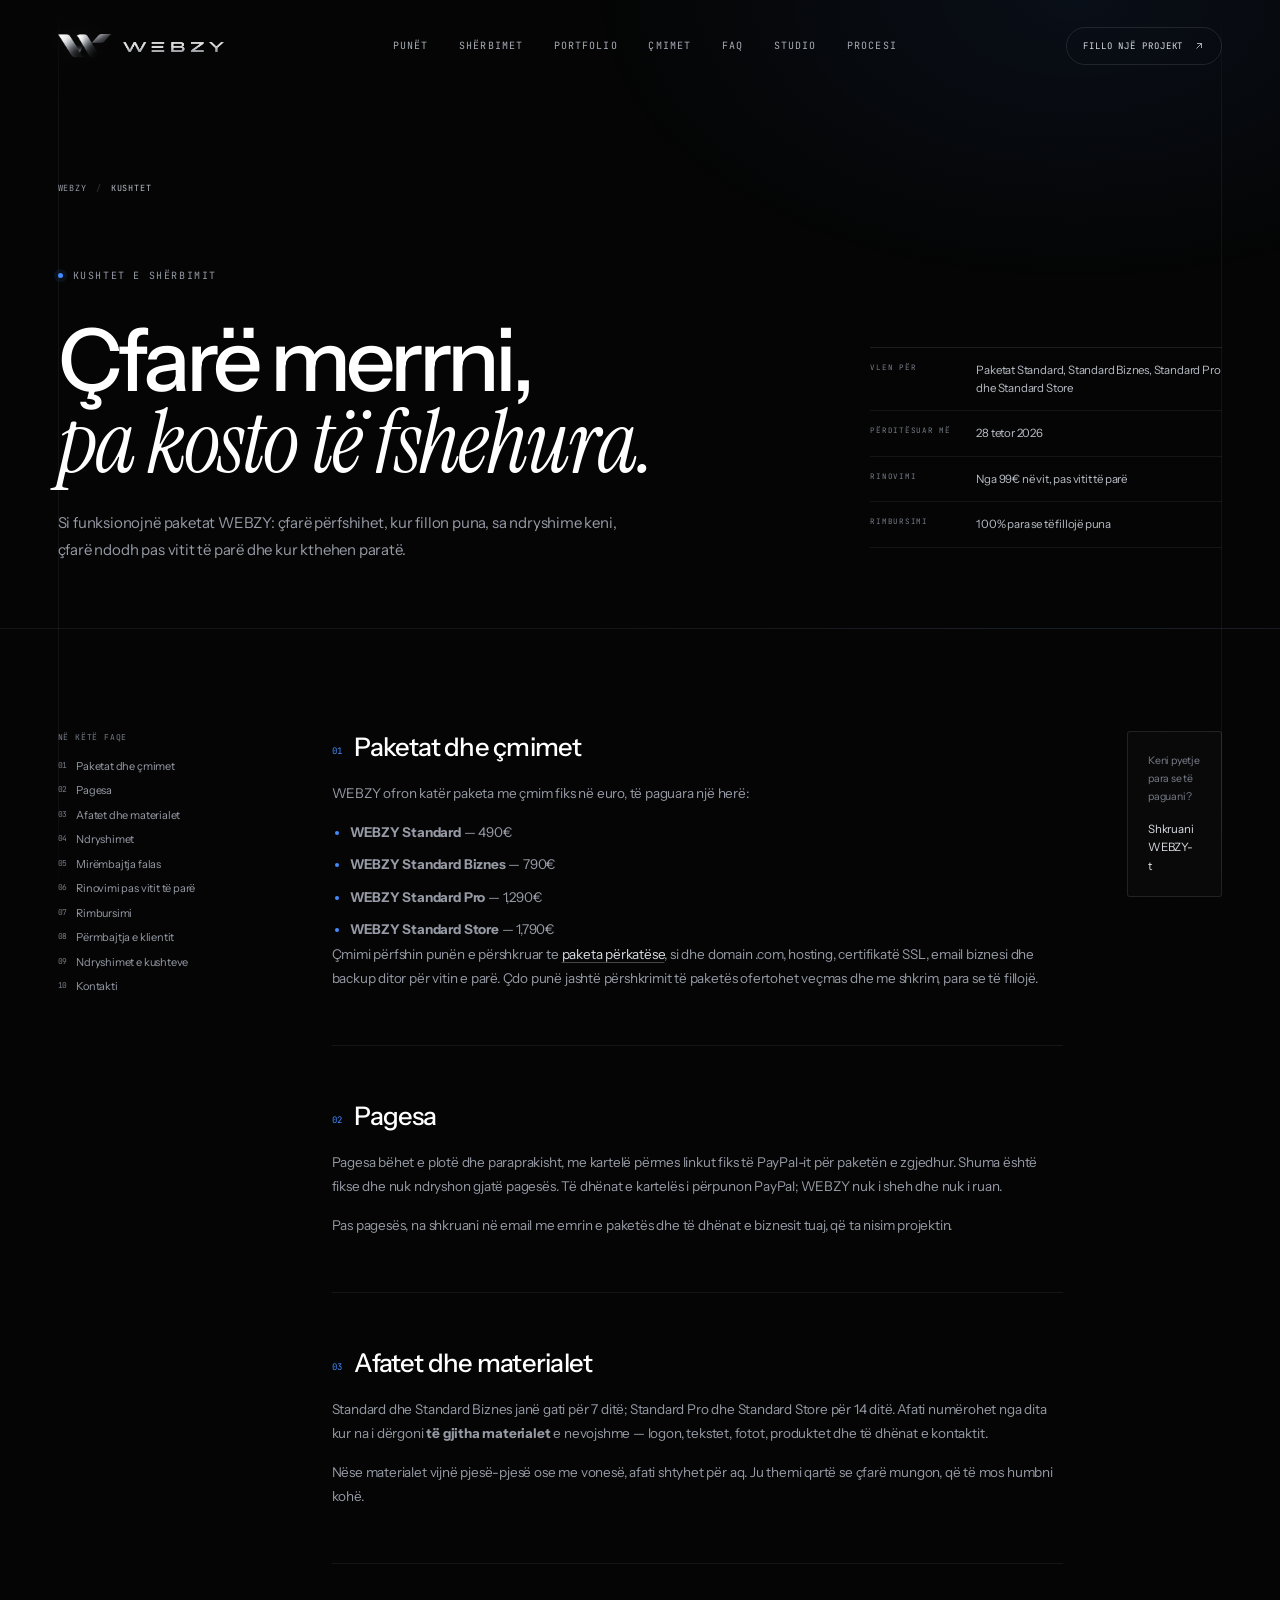
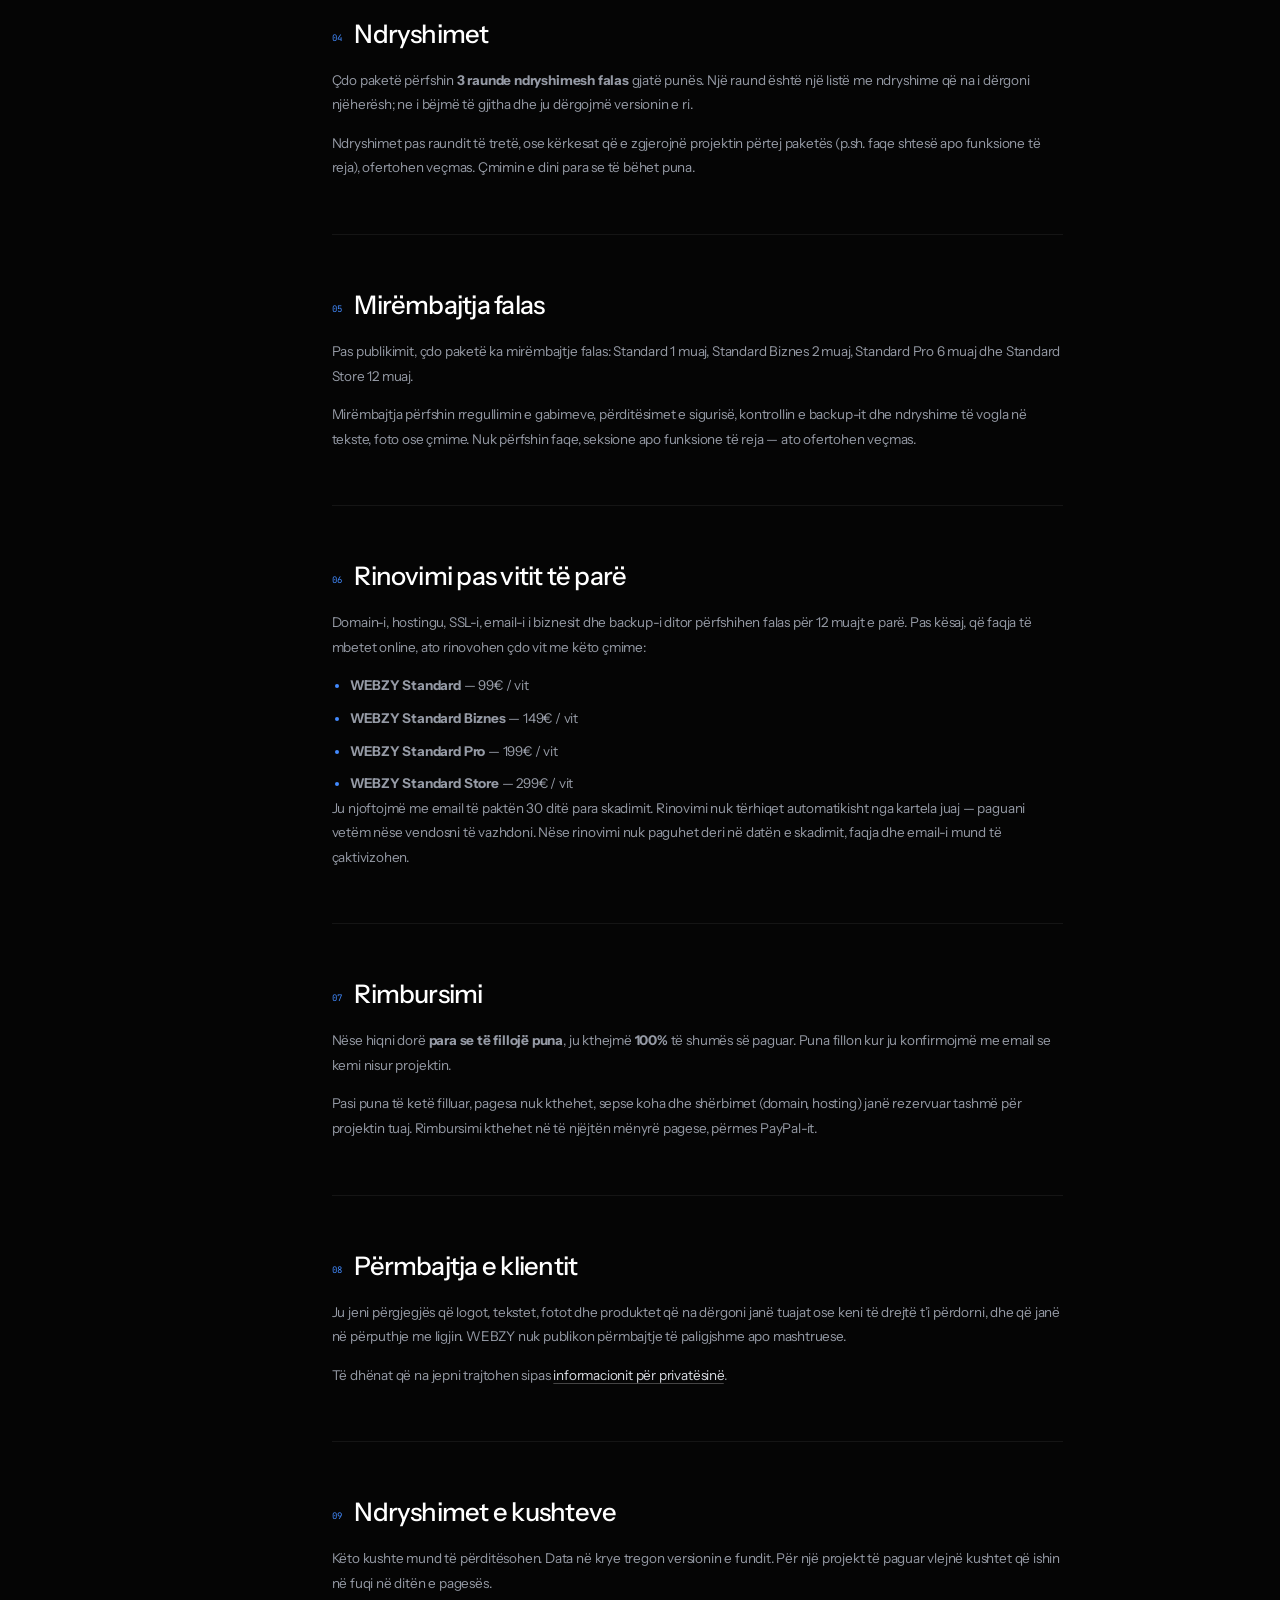
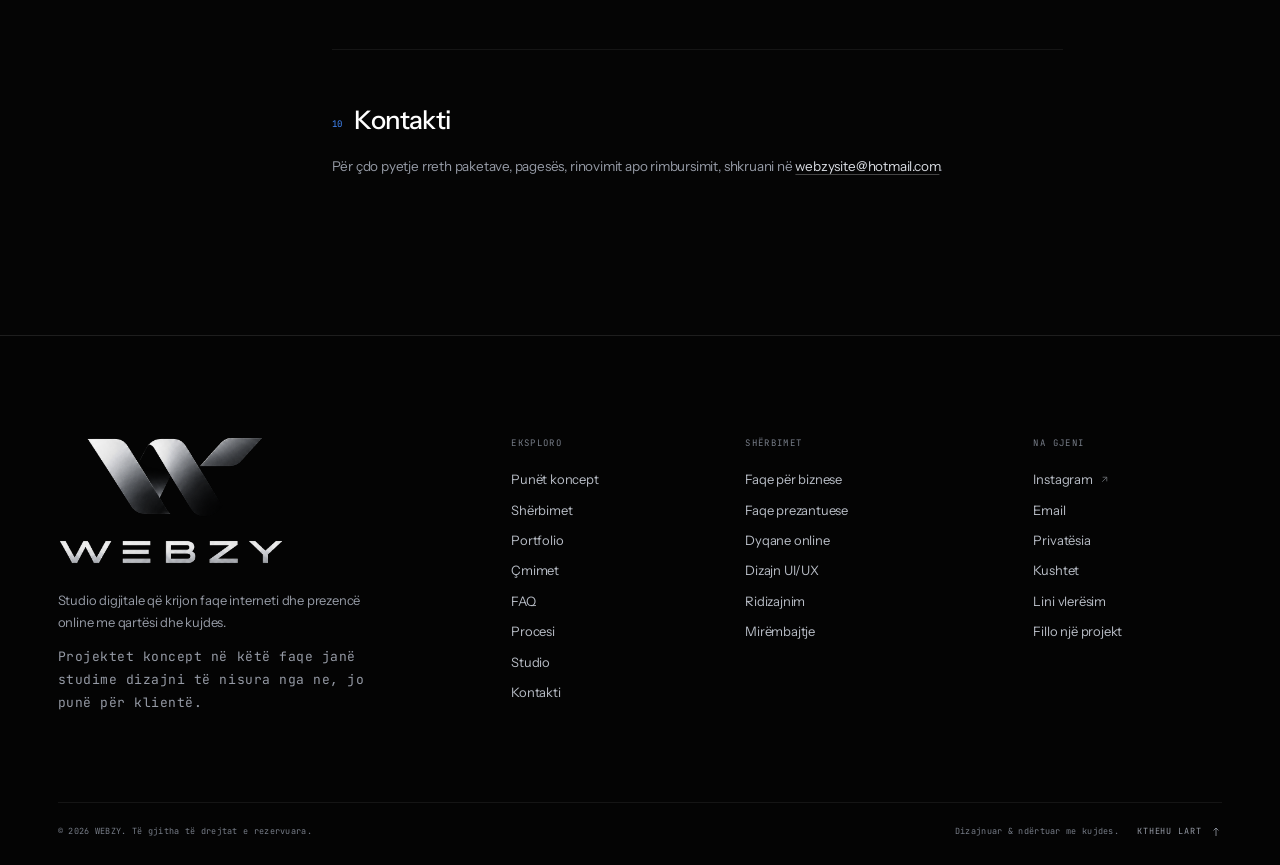
<file: kushtet.html>
<!DOCTYPE html>
<html lang="sq">
<head>
  <meta charset="utf-8">
  <meta name="viewport" content="width=device-width, initial-scale=1">
  <title>Kushtet e shërbimit — WEBZY</title>
  <meta name="description" content="Kushtet e shërbimit të WEBZY: paketat, pagesa, afatet, ndryshimet, mirëmbajtja, rinovimi vjetor dhe rimbursimi.">
  <meta name="theme-color" content="#050505">
  <meta name="color-scheme" content="dark">
  <meta name="robots" content="index,follow">
  <meta property="og:type" content="website">
  <meta property="og:site_name" content="WEBZY">
  <meta property="og:title" content="Kushtet e shërbimit — WEBZY">
  <meta property="og:description" content="Kushtet e shërbimit të WEBZY: paketat, pagesa, afatet, ndryshimet, mirëmbajtja, rinovimi vjetor dhe rimbursimi.">
  <meta property="og:image" content="https://webzysite.com/assets/img/og-cover.jpg">
  <meta property="og:image:width" content="1200">
  <meta property="og:image:height" content="630">
  <meta name="twitter:card" content="summary_large_image">
  <meta name="twitter:title" content="Kushtet e shërbimit — WEBZY">
  <meta name="twitter:description" content="Kushtet e shërbimit të WEBZY: paketat, pagesa, afatet, ndryshimet, mirëmbajtja, rinovimi vjetor dhe rimbursimi.">
  <meta name="twitter:image" content="https://webzysite.com/assets/img/og-cover.jpg">
  <link rel="canonical" href="https://webzysite.com/kushtet.html">
  <meta property="og:url" content="https://webzysite.com/kushtet.html">
  <link rel="icon" href="/favicon.ico" sizes="48x48">
  <link rel="icon" type="image/png" sizes="192x192" href="assets/img/favicon-192.png">
  <link rel="icon" type="image/png" sizes="96x96" href="assets/img/favicon-96.png">
  <link rel="manifest" href="/site.webmanifest">
  <link rel="apple-touch-icon" href="assets/img/apple-touch-icon.png">
  <link rel="preload" href="assets/fonts/instrument-sans-latin.woff2" as="font" type="font/woff2" crossorigin>
  <link rel="preload" href="assets/fonts/instrument-serif-italic-latin.woff2" as="font" type="font/woff2" crossorigin>
  <link rel="preload" href="assets/fonts/jetbrains-mono-latin.woff2" as="font" type="font/woff2" crossorigin>
  <link rel="stylesheet" href="assets/css/base.css">
  <link rel="stylesheet" href="assets/css/detail.css">
  <script>document.documentElement.classList.add('js');</script>
</head>
<body class="detail-page">
  <a class="skip-link" href="#main">Kalo te përmbajtja</a>
  <div class="page-rails" aria-hidden="true"></div>

  <header class="site-header" data-header>
    <div class="header-inner container">
      <a class="brand" href="index.html" aria-label="WEBZY — ballina">
        <img class="brand__mark" src="assets/img/webzy-mark.png" alt="" width="592" height="264">
        <img class="brand__word" src="assets/img/webzy-wordmark.png" alt="WEBZY" width="752" height="75">
      </a>
      <nav class="site-nav" aria-label="Navigimi kryesor">
        <a class="nav-link" href="index.html#work">Punët</a>
        <a class="nav-link" href="index.html#services">Shërbimet</a>
        <a class="nav-link" href="index.html#portfolio">Portfolio</a>
        <a class="nav-link" href="index.html#pricing">Çmimet</a>
        <a class="nav-link" href="index.html#faq">FAQ</a>
        <a class="nav-link" href="index.html#studio">Studio</a>
        <a class="nav-link" href="index.html#process">Procesi</a>
      </nav>
      <div class="header-actions">
        <a class="header-cta" href="index.html#contact">
          Fillo një projekt
          <svg viewBox="0 0 24 24" fill="none" stroke="currentColor" stroke-width="1.5" aria-hidden="true"><path d="M7 17 17 7M8 7h9v9"/></svg>
        </a>
        <button class="menu-toggle" type="button" aria-expanded="false" aria-controls="mobile-menu" aria-label="Hap menunë" data-menu-toggle>
          <span></span><span></span>
        </button>
      </div>
    </div>
  </header>

  <div class="mobile-menu" id="mobile-menu" data-menu>
    <div class="mobile-menu__inner">
      <nav class="mobile-menu__nav" aria-label="Navigimi në telefon">
        <a class="mobile-menu__link" href="index.html#work">Punët <span>01</span></a>
        <a class="mobile-menu__link" href="index.html#services">Shërbimet <span>02</span></a>
        <a class="mobile-menu__link" href="index.html#portfolio">Portfolio <span>03</span></a>
        <a class="mobile-menu__link" href="index.html#pricing">Çmimet <span>04</span></a>
        <a class="mobile-menu__link" href="index.html#faq">FAQ <span>05</span></a>
        <a class="mobile-menu__link" href="index.html#studio">Studio <span>06</span></a>
        <a class="mobile-menu__link" href="index.html#process">Procesi <span>07</span></a>
        <a class="mobile-menu__link" href="index.html#contact">Kontakti <span>08</span></a>
      </nav>
      <div class="mobile-menu__foot">
        <div>
          <p>WEBZY — Studio për web dizajn.</p>
          <p><a href="mailto:webzysite@hotmail.com" data-email-link><span data-email-text>webzysite@hotmail.com</span></a></p>
        </div>
        <div class="mobile-menu__social">
          <a href="https://www.instagram.com/webzysite/" target="_blank" rel="noopener noreferrer" data-instagram>Instagram <span aria-hidden="true">↗</span></a>
          <a href="index.html#contact">Fillo një projekt <span aria-hidden="true">↗</span></a>
        </div>
      </div>
    </div>
  </div>

  <main id="main" class="main">
    <header class="legal-hero">
      <div class="container">
        <nav class="breadcrumb" aria-label="Rruga e navigimit">
          <ol>
            <li><a href="index.html">WEBZY</a></li>
            <li aria-current="page">Kushtet</li>
          </ol>
        </nav>

        <div class="legal-hero__grid">
          <div>
            <p class="eyebrow"><span class="eyebrow__dot"></span>Kushtet e shërbimit</p>
            <h1 class="legal-title">Çfarë merrni,<br><em>pa kosto të fshehura.</em></h1>
            <p class="legal-hero__intro">Si funksionojnë paketat WEBZY: çfarë përfshihet, kur fillon puna, sa ndryshime keni, çfarë ndodh pas vitit të parë dhe kur kthehen paratë.</p>
          </div>
          <dl class="legal-meta">
            <div><dt>Vlen për</dt><dd>Paketat Standard, Standard Biznes, Standard Pro dhe Standard Store</dd></div>
            <div><dt>Përditësuar më</dt><dd>28 tetor 2026</dd></div>
            <div><dt>Rinovimi</dt><dd>Nga 99€ në vit, pas vitit të parë</dd></div>
            <div><dt>Rimbursimi</dt><dd>100% para se të fillojë puna</dd></div>
          </dl>
        </div>
      </div>
    </header>

    <div class="container legal-wrap">
      <aside class="legal-toc" aria-label="Në këtë faqe">
        <p>Në këtë faqe</p>
        <ol>
          <li><a href="#packages">Paketat dhe çmimet</a></li>
          <li><a href="#payment">Pagesa</a></li>
          <li><a href="#timeline">Afatet dhe materialet</a></li>
          <li><a href="#revisions">Ndryshimet</a></li>
          <li><a href="#maintenance">Mirëmbajtja falas</a></li>
          <li><a href="#renewal">Rinovimi pas vitit të parë</a></li>
          <li><a href="#refund">Rimbursimi</a></li>
          <li><a href="#client">Përmbajtja e klientit</a></li>
          <li><a href="#changes">Ndryshimet e kushteve</a></li>
          <li><a href="#contact">Kontakti</a></li>
        </ol>
      </aside>

      <div class="legal-content">
        <section id="packages" aria-labelledby="packages-title">
          <h2 id="packages-title"><span>01</span>Paketat dhe çmimet</h2>
          <p>WEBZY ofron katër paketa me çmim fiks në euro, të paguara një herë:</p>
          <ul>
            <li><strong>WEBZY Standard</strong> — 490€</li>
            <li><strong>WEBZY Standard Biznes</strong> — 790€</li>
            <li><strong>WEBZY Standard Pro</strong> — 1,290€</li>
            <li><strong>WEBZY Standard Store</strong> — 1,790€</li>
          </ul>
          <p>Çmimi përfshin punën e përshkruar te <a href="index.html#pricing">paketa përkatëse</a>, si dhe domain .com, hosting, certifikatë SSL, email biznesi dhe backup ditor për vitin e parë. Çdo punë jashtë përshkrimit të paketës ofertohet veçmas dhe me shkrim, para se të fillojë.</p>
        </section>

        <section id="payment" aria-labelledby="payment-title">
          <h2 id="payment-title"><span>02</span>Pagesa</h2>
          <p>Pagesa bëhet e plotë dhe paraprakisht, me kartelë përmes linkut fiks të PayPal-it për paketën e zgjedhur. Shuma është fikse dhe nuk ndryshon gjatë pagesës. Të dhënat e kartelës i përpunon PayPal; WEBZY nuk i sheh dhe nuk i ruan.</p>
          <p>Pas pagesës, na shkruani në email me emrin e paketës dhe të dhënat e biznesit tuaj, që ta nisim projektin.</p>
        </section>

        <section id="timeline" aria-labelledby="timeline-title">
          <h2 id="timeline-title"><span>03</span>Afatet dhe materialet</h2>
          <p>Standard dhe Standard Biznes janë gati për 7 ditë; Standard Pro dhe Standard Store për 14 ditë. Afati numërohet nga dita kur na i dërgoni <strong>të gjitha materialet</strong> e nevojshme — logon, tekstet, fotot, produktet dhe të dhënat e kontaktit.</p>
          <p>Nëse materialet vijnë pjesë-pjesë ose me vonesë, afati shtyhet për aq. Ju themi qartë se çfarë mungon, që të mos humbni kohë.</p>
        </section>

        <section id="revisions" aria-labelledby="revisions-title">
          <h2 id="revisions-title"><span>04</span>Ndryshimet</h2>
          <p>Çdo paketë përfshin <strong>3 raunde ndryshimesh falas</strong> gjatë punës. Një raund është një listë me ndryshime që na i dërgoni njëherësh; ne i bëjmë të gjitha dhe ju dërgojmë versionin e ri.</p>
          <p>Ndryshimet pas raundit të tretë, ose kërkesat që e zgjerojnë projektin përtej paketës (p.sh. faqe shtesë apo funksione të reja), ofertohen veçmas. Çmimin e dini para se të bëhet puna.</p>
        </section>

        <section id="maintenance" aria-labelledby="maintenance-title">
          <h2 id="maintenance-title"><span>05</span>Mirëmbajtja falas</h2>
          <p>Pas publikimit, çdo paketë ka mirëmbajtje falas: Standard 1 muaj, Standard Biznes 2 muaj, Standard Pro 6 muaj dhe Standard Store 12 muaj.</p>
          <p>Mirëmbajtja përfshin rregullimin e gabimeve, përditësimet e sigurisë, kontrollin e backup-it dhe ndryshime të vogla në tekste, foto ose çmime. Nuk përfshin faqe, seksione apo funksione të reja — ato ofertohen veçmas.</p>
        </section>

        <section id="renewal" aria-labelledby="renewal-title">
          <h2 id="renewal-title"><span>06</span>Rinovimi pas vitit të parë</h2>
          <p>Domain-i, hostingu, SSL-i, email-i i biznesit dhe backup-i ditor përfshihen falas për 12 muajt e parë. Pas kësaj, që faqja të mbetet online, ato rinovohen çdo vit me këto çmime:</p>
          <ul>
            <li><strong>WEBZY Standard</strong> — 99€ / vit</li>
            <li><strong>WEBZY Standard Biznes</strong> — 149€ / vit</li>
            <li><strong>WEBZY Standard Pro</strong> — 199€ / vit</li>
            <li><strong>WEBZY Standard Store</strong> — 299€ / vit</li>
          </ul>
          <p>Ju njoftojmë me email të paktën 30 ditë para skadimit. Rinovimi nuk tërhiqet automatikisht nga kartela juaj — paguani vetëm nëse vendosni të vazhdoni. Nëse rinovimi nuk paguhet deri në datën e skadimit, faqja dhe email-i mund të çaktivizohen.</p>
        </section>

        <section id="refund" aria-labelledby="refund-title">
          <h2 id="refund-title"><span>07</span>Rimbursimi</h2>
          <p>Nëse hiqni dorë <strong>para se të fillojë puna</strong>, ju kthejmë <strong>100%</strong> të shumës së paguar. Puna fillon kur ju konfirmojmë me email se kemi nisur projektin.</p>
          <p>Pasi puna të ketë filluar, pagesa nuk kthehet, sepse koha dhe shërbimet (domain, hosting) janë rezervuar tashmë për projektin tuaj. Rimbursimi kthehet në të njëjtën mënyrë pagese, përmes PayPal-it.</p>
        </section>

        <section id="client" aria-labelledby="client-title">
          <h2 id="client-title"><span>08</span>Përmbajtja e klientit</h2>
          <p>Ju jeni përgjegjës që logot, tekstet, fotot dhe produktet që na dërgoni janë tuajat ose keni të drejtë t’i përdorni, dhe që janë në përputhje me ligjin. WEBZY nuk publikon përmbajtje të paligjshme apo mashtruese.</p>
          <p>Të dhënat që na jepni trajtohen sipas <a href="privacy.html">informacionit për privatësinë</a>.</p>
        </section>

        <section id="changes" aria-labelledby="changes-title">
          <h2 id="changes-title"><span>09</span>Ndryshimet e kushteve</h2>
          <p>Këto kushte mund të përditësohen. Data në krye tregon versionin e fundit. Për një projekt të paguar vlejnë kushtet që ishin në fuqi në ditën e pagesës.</p>
        </section>

        <section id="contact" aria-labelledby="contact-title">
          <h2 id="contact-title"><span>10</span>Kontakti</h2>
          <p>Për çdo pyetje rreth paketave, pagesës, rinovimit apo rimbursimit, shkruani në <a href="mailto:webzysite@hotmail.com" data-email-link><span data-email-text>webzysite@hotmail.com</span></a>.</p>
        </section>
      </div>

      <aside class="legal-side">
        <p>Keni pyetje para se të paguani?</p>
        <a href="mailto:webzysite@hotmail.com" data-email-link>Shkruani WEBZY-t <svg viewBox="0 0 24 24" fill="none" stroke="currentColor" stroke-width="1.6" aria-hidden="true"><path d="M7 17 17 7M8 7h9v9"/></svg></a>
      </aside>
    </div>
  </main>

  <footer class="site-footer">
    <div class="container">
      <div class="footer-grid">
        <div class="footer-brand">
          <img class="footer-brand__logo" src="assets/img/webzy-logo.png" alt="WEBZY — studio për web dizajn" width="764" height="434" loading="lazy" decoding="async">
          <p>Studio digjitale që krijon faqe interneti dhe prezencë online me qartësi dhe kujdes.</p>
          <p class="footer-small">Projektet koncept në këtë faqe janë studime dizajni të nisura nga ne, jo punë për klientë.</p>
        </div>

        <div class="footer-col">
          <h2 class="footer-heading">Eksploro</h2>
          <div class="footer-links">
            <a href="index.html#work">Punët koncept</a>
            <a href="index.html#services">Shërbimet</a>
            <a href="index.html#portfolio">Portfolio</a>
            <a href="index.html#pricing">Çmimet</a>
            <a href="index.html#faq">FAQ</a>
            <a href="index.html#process">Procesi</a>
            <a href="index.html#studio">Studio</a>
            <a href="index.html#contact">Kontakti</a>
          </div>
        </div>

        <div class="footer-col">
          <h2 class="footer-heading">Shërbimet</h2>
          <div class="footer-links">
            <a href="index.html#contact" data-service="Faqe për biznes">Faqe për biznese</a>
            <a href="index.html#contact" data-service="Faqe prezantuese">Faqe prezantuese</a>
            <a href="index.html#contact" data-service="Dyqan online">Dyqane online</a>
            <a href="index.html#contact" data-service="Dizajn UI/UX">Dizajn UI/UX</a>
            <a href="index.html#contact" data-service="Ridizajnim">Ridizajnim</a>
            <a href="index.html#contact" data-service="Mirëmbajtje">Mirëmbajtje</a>
          </div>
        </div>

        <div class="footer-col">
          <h2 class="footer-heading">Na gjeni</h2>
          <div class="footer-links">
            <a class="external" href="https://www.instagram.com/webzysite/" target="_blank" rel="noopener noreferrer" data-instagram>Instagram <svg viewBox="0 0 24 24" fill="none" stroke="currentColor" stroke-width="1.6" aria-hidden="true"><path d="M7 17 17 7M8 7h9v9"/></svg></a>
            <a href="mailto:webzysite@hotmail.com" data-email-link>Email</a>
            <a href="privacy.html">Privatësia</a>
            <a href="kushtet.html" aria-current="page">Kushtet</a>
            <a href="vleresim.html">Lini vlerësim</a>
            <a href="index.html#contact">Fillo një projekt</a>
          </div>
        </div>
      </div>

      <div class="footer-bottom">
        <span>© <span data-year>2026</span> WEBZY. Të gjitha të drejtat e rezervuara.</span>
        <div class="footer-bottom__links">
          <span>Dizajnuar &amp; ndërtuar me kujdes.</span>
          <a class="to-top" href="#main">Kthehu lart <svg viewBox="0 0 24 24" fill="none" stroke="currentColor" stroke-width="1.6" aria-hidden="true"><path d="M12 20V4m0 0-5 5m5-5 5 5"/></svg></a>
        </div>
      </div>
    </div>
  </footer>

  <noscript><div class="noscript-note">Disa pjesë interaktive kërkojnë JavaScript. Linket dhe përmbajtja mbeten të qasshme.</div></noscript>
  <script src="assets/js/config.js" defer></script>
  <script src="assets/js/main.js" defer></script>
</body>
</html>
</file>
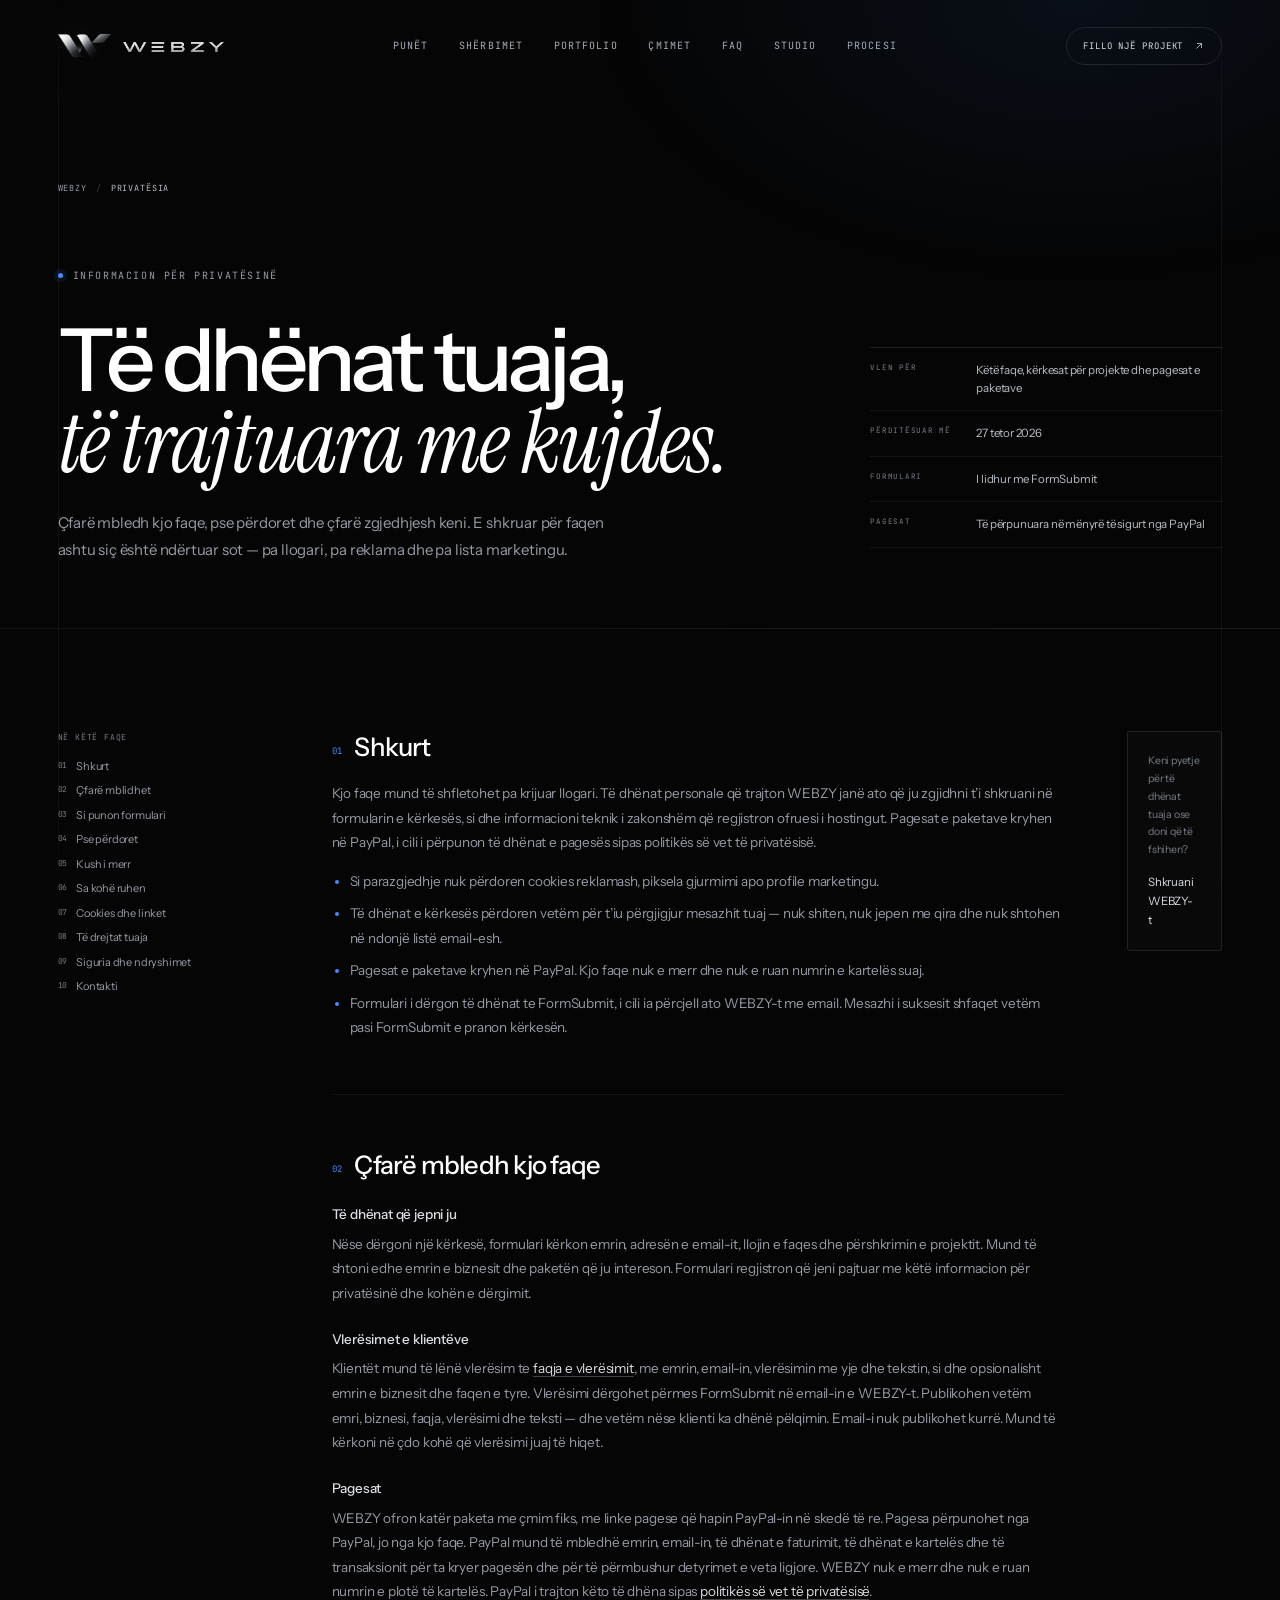
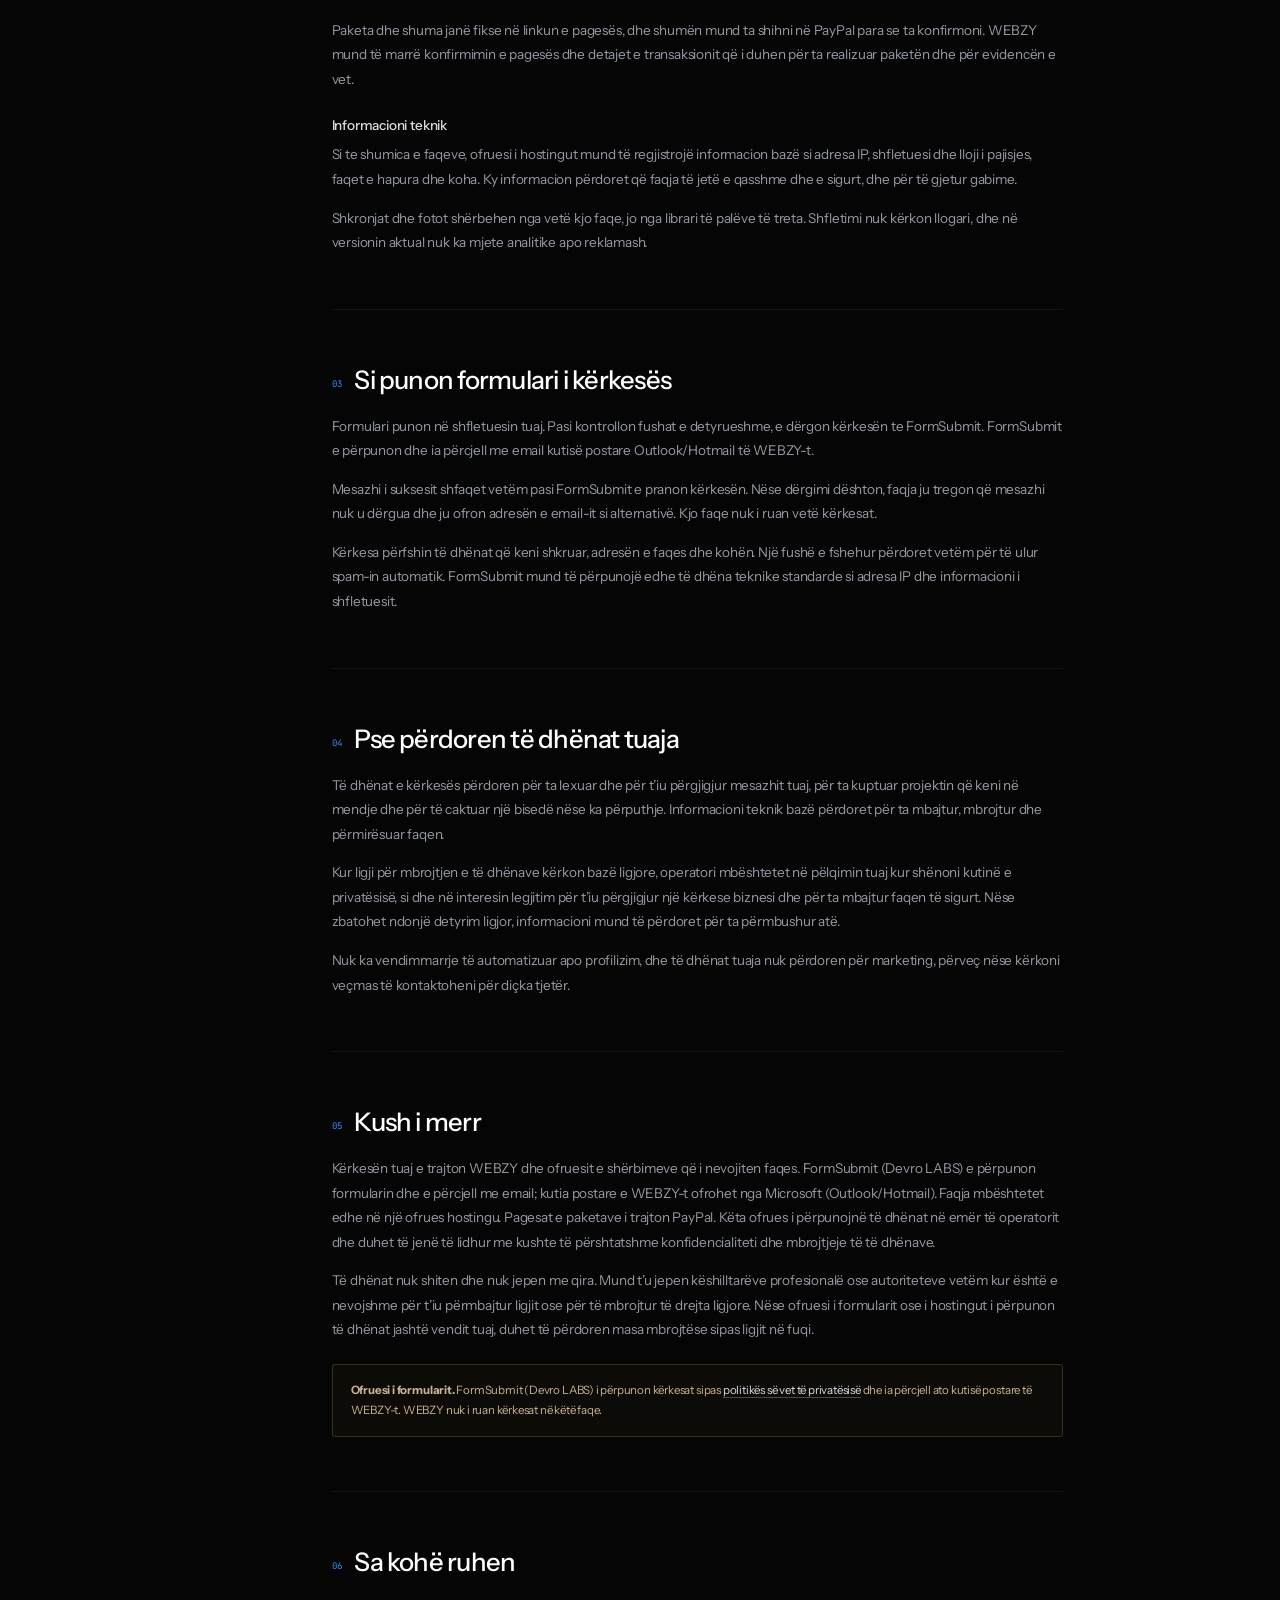
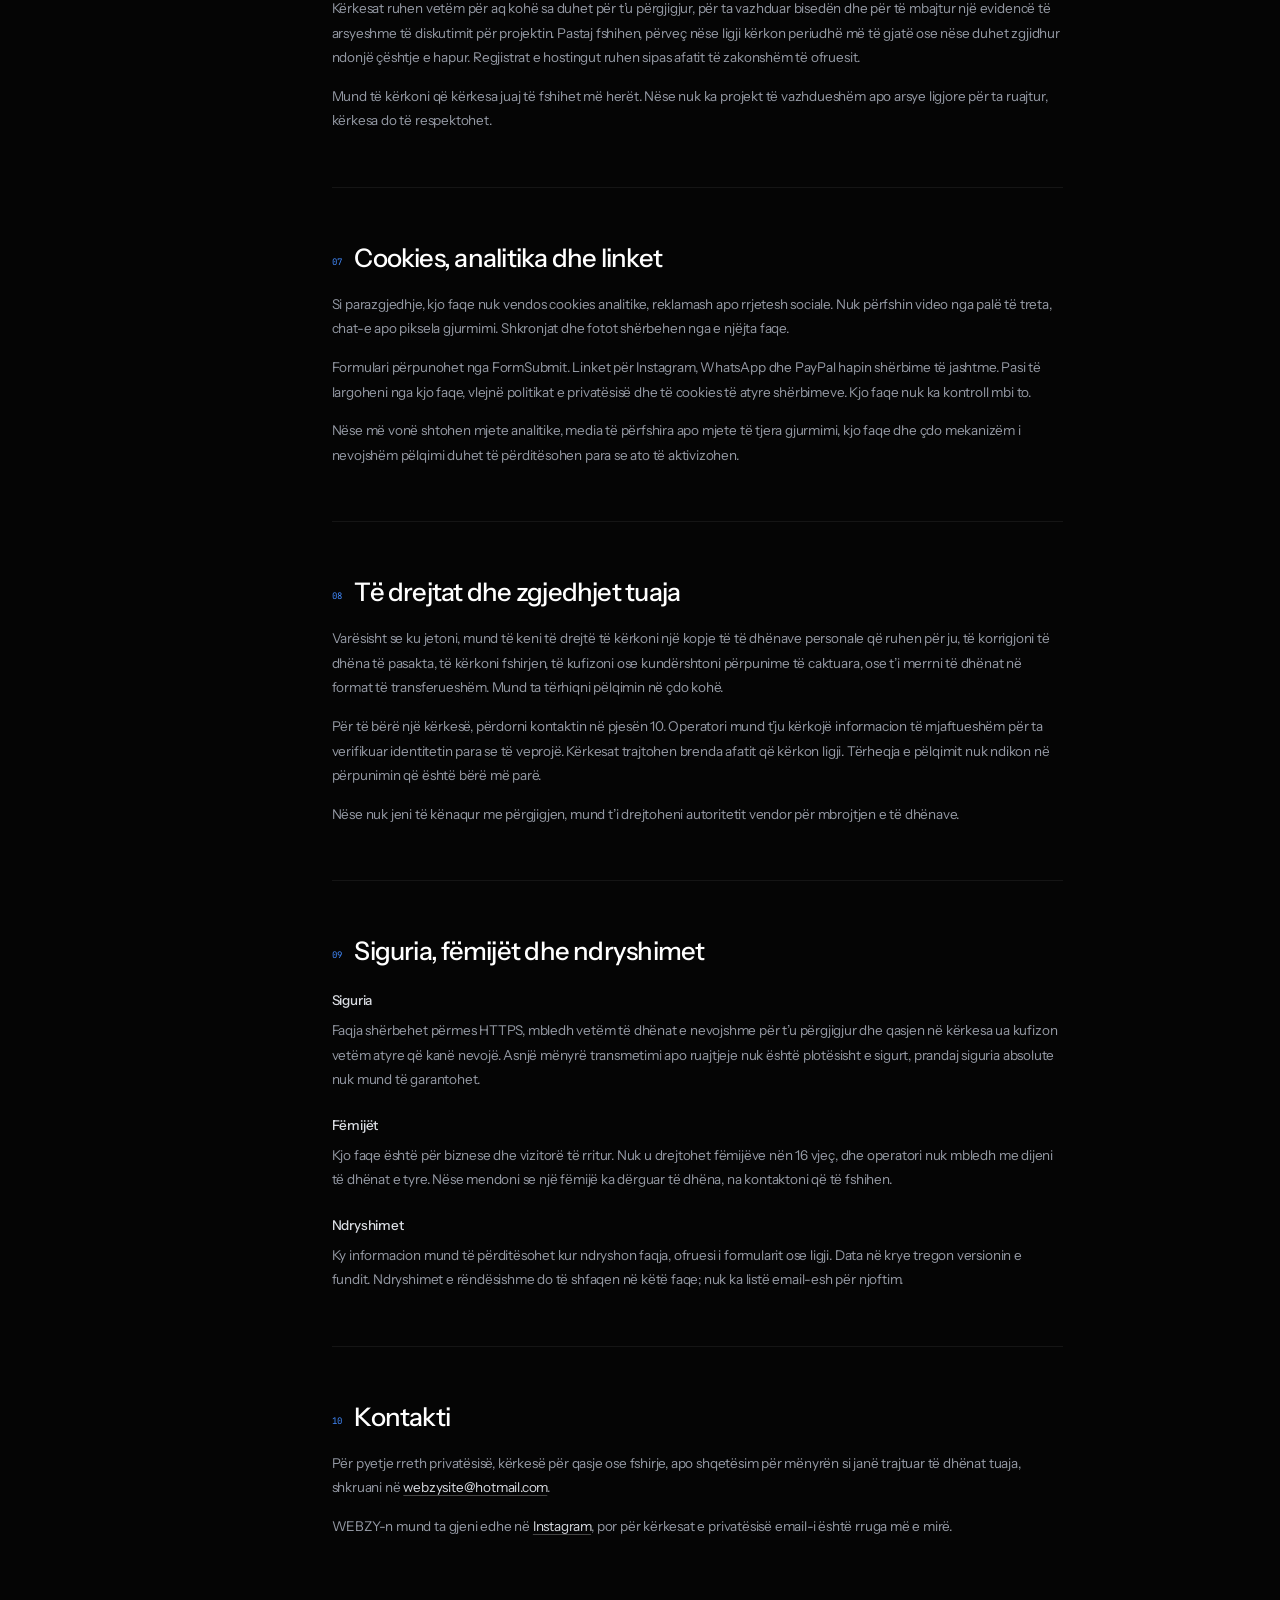
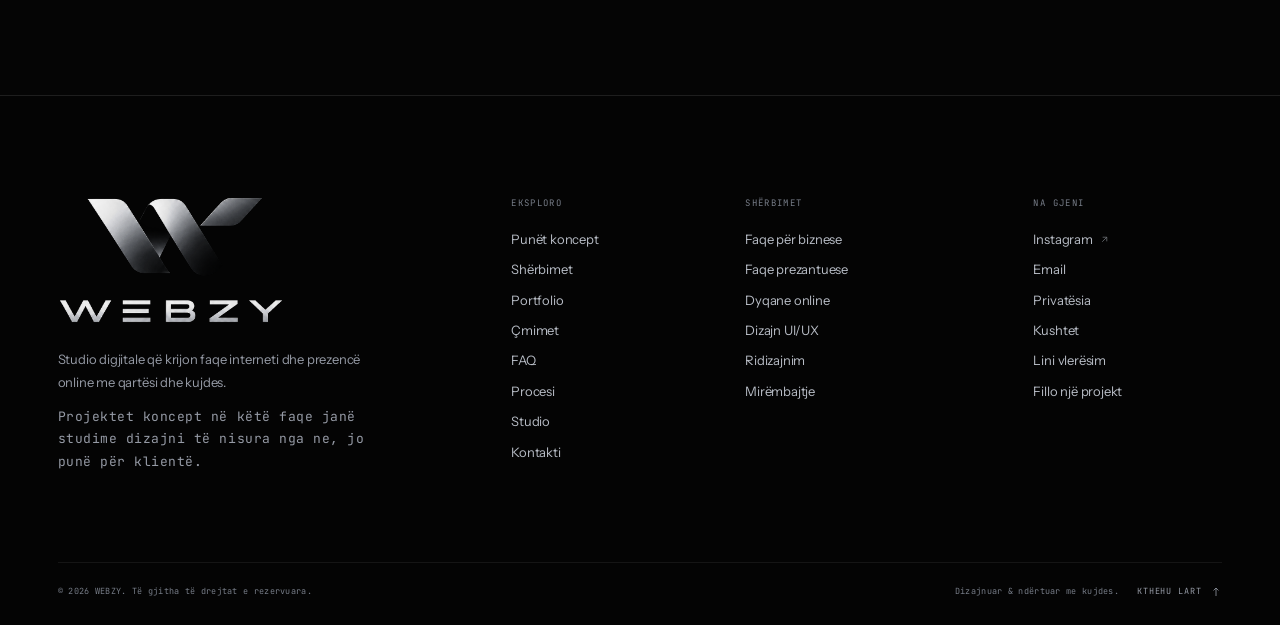
<file: privacy.html>
<!DOCTYPE html>
<html lang="sq">
<head>
  <meta charset="utf-8">
  <meta name="viewport" content="width=device-width, initial-scale=1">
  <title>Privatësia — WEBZY</title>
  <meta name="description" content="Si i trajton WEBZY të dhënat që ndani përmes kësaj faqeje dhe formularit të kërkesës.">
  <meta name="theme-color" content="#050505">
  <meta name="color-scheme" content="dark">
  <meta name="robots" content="index,follow">
  <meta property="og:type" content="website">
  <meta property="og:site_name" content="WEBZY">
  <meta property="og:title" content="Privatësia — WEBZY">
  <meta property="og:description" content="Si i trajton WEBZY të dhënat që ndani përmes kësaj faqeje dhe formularit të kërkesës.">
  <meta property="og:image" content="https://webzysite.com/assets/img/og-cover.jpg">
  <meta property="og:image:width" content="1200">
  <meta property="og:image:height" content="630">
  <meta name="twitter:card" content="summary_large_image">
  <meta name="twitter:title" content="Privatësia — WEBZY">
  <meta name="twitter:description" content="Si i trajton WEBZY të dhënat që ndani përmes kësaj faqeje dhe formularit të kërkesës.">
  <meta name="twitter:image" content="https://webzysite.com/assets/img/og-cover.jpg">
  <link rel="canonical" href="https://webzysite.com/privacy.html">
  <meta property="og:url" content="https://webzysite.com/privacy.html">
  <link rel="icon" href="/favicon.ico" sizes="48x48">
  <link rel="icon" type="image/png" sizes="192x192" href="assets/img/favicon-192.png">
  <link rel="icon" type="image/png" sizes="96x96" href="assets/img/favicon-96.png">
  <link rel="manifest" href="/site.webmanifest">
  <link rel="apple-touch-icon" href="assets/img/apple-touch-icon.png">
  <link rel="preload" href="assets/fonts/instrument-sans-latin.woff2" as="font" type="font/woff2" crossorigin>
  <link rel="preload" href="assets/fonts/instrument-serif-italic-latin.woff2" as="font" type="font/woff2" crossorigin>
  <link rel="preload" href="assets/fonts/jetbrains-mono-latin.woff2" as="font" type="font/woff2" crossorigin>
  <link rel="stylesheet" href="assets/css/base.css">
  <link rel="stylesheet" href="assets/css/detail.css">
  <script>document.documentElement.classList.add('js');</script>
</head>
<body class="detail-page">
  <a class="skip-link" href="#main">Kalo te përmbajtja</a>
  <div class="page-rails" aria-hidden="true"></div>

  <header class="site-header" data-header>
    <div class="header-inner container">
      <a class="brand" href="index.html" aria-label="WEBZY — ballina">
        <img class="brand__mark" src="assets/img/webzy-mark.png" alt="" width="592" height="264">
        <img class="brand__word" src="assets/img/webzy-wordmark.png" alt="WEBZY" width="752" height="75">
      </a>
      <nav class="site-nav" aria-label="Navigimi kryesor">
        <a class="nav-link" href="index.html#work">Punët</a>
        <a class="nav-link" href="index.html#services">Shërbimet</a>
        <a class="nav-link" href="index.html#portfolio">Portfolio</a>
        <a class="nav-link" href="index.html#pricing">Çmimet</a>
        <a class="nav-link" href="index.html#faq">FAQ</a>
        <a class="nav-link" href="index.html#studio">Studio</a>
        <a class="nav-link" href="index.html#process">Procesi</a>
      </nav>
      <div class="header-actions">
        <a class="header-cta" href="index.html#contact">
          Fillo një projekt
          <svg viewBox="0 0 24 24" fill="none" stroke="currentColor" stroke-width="1.5" aria-hidden="true"><path d="M7 17 17 7M8 7h9v9"/></svg>
        </a>
        <button class="menu-toggle" type="button" aria-expanded="false" aria-controls="mobile-menu" aria-label="Hap menunë" data-menu-toggle>
          <span></span><span></span>
        </button>
      </div>
    </div>
  </header>

  <div class="mobile-menu" id="mobile-menu" data-menu>
    <div class="mobile-menu__inner">
      <nav class="mobile-menu__nav" aria-label="Navigimi në telefon">
        <a class="mobile-menu__link" href="index.html#work">Punët <span>01</span></a>
        <a class="mobile-menu__link" href="index.html#services">Shërbimet <span>02</span></a>
        <a class="mobile-menu__link" href="index.html#portfolio">Portfolio <span>03</span></a>
        <a class="mobile-menu__link" href="index.html#pricing">Çmimet <span>04</span></a>
        <a class="mobile-menu__link" href="index.html#faq">FAQ <span>05</span></a>
        <a class="mobile-menu__link" href="index.html#studio">Studio <span>06</span></a>
        <a class="mobile-menu__link" href="index.html#process">Procesi <span>07</span></a>
        <a class="mobile-menu__link" href="index.html#contact">Kontakti <span>08</span></a>
      </nav>
      <div class="mobile-menu__foot">
        <div>
          <p>WEBZY — Studio për web dizajn.</p>
          <p><a href="mailto:webzysite@hotmail.com" data-email-link><span data-email-text>webzysite@hotmail.com</span></a></p>
        </div>
        <div class="mobile-menu__social">
          <a href="https://www.instagram.com/webzysite/" target="_blank" rel="noopener noreferrer" data-instagram>Instagram <span aria-hidden="true">↗</span></a>
          <a href="index.html#contact">Fillo një projekt <span aria-hidden="true">↗</span></a>
        </div>
      </div>
    </div>
  </div>

  <main id="main" class="main">
    <header class="legal-hero">
      <div class="container">
        <nav class="breadcrumb" aria-label="Rruga e navigimit">
          <ol>
            <li><a href="index.html">WEBZY</a></li>
            <li aria-current="page">Privatësia</li>
          </ol>
        </nav>

        <div class="legal-hero__grid">
          <div>
            <p class="eyebrow"><span class="eyebrow__dot"></span>Informacion për privatësinë</p>
            <h1 class="legal-title">Të dhënat tuaja,<br><em>të trajtuara me kujdes.</em></h1>
            <p class="legal-hero__intro">Çfarë mbledh kjo faqe, pse përdoret dhe çfarë zgjedhjesh keni. E shkruar për faqen ashtu siç është ndërtuar sot — pa llogari, pa reklama dhe pa lista marketingu.</p>
          </div>
          <dl class="legal-meta">
            <div><dt>Vlen për</dt><dd>Këtë faqe, kërkesat për projekte dhe pagesat e paketave</dd></div>
            <div><dt>Përditësuar më</dt><dd>27 tetor 2026</dd></div>
            <div><dt>Formulari</dt><dd>I lidhur me FormSubmit</dd></div>
            <div><dt>Pagesat</dt><dd>Të përpunuara në mënyrë të sigurt nga PayPal</dd></div>
          </dl>
        </div>
      </div>
    </header>

    <div class="container legal-wrap">
      <aside class="legal-toc" aria-label="Në këtë faqe">
        <p>Në këtë faqe</p>
        <ol>
          <li><a href="#overview">Shkurt</a></li>
          <li><a href="#collected">Çfarë mblidhet</a></li>
          <li><a href="#form">Si punon formulari</a></li>
          <li><a href="#purpose">Pse përdoret</a></li>
          <li><a href="#recipients">Kush i merr</a></li>
          <li><a href="#retention">Sa kohë ruhen</a></li>
          <li><a href="#cookies">Cookies dhe linket</a></li>
          <li><a href="#rights">Të drejtat tuaja</a></li>
          <li><a href="#security">Siguria dhe ndryshimet</a></li>
          <li><a href="#contact">Kontakti</a></li>
        </ol>
      </aside>

      <div class="legal-content">
        <section id="overview" aria-labelledby="overview-title">
          <h2 id="overview-title"><span>01</span>Shkurt</h2>
          <p>Kjo faqe mund të shfletohet pa krijuar llogari. Të dhënat personale që trajton WEBZY janë ato që ju zgjidhni t’i shkruani në formularin e kërkesës, si dhe informacioni teknik i zakonshëm që regjistron ofruesi i hostingut. Pagesat e paketave kryhen në PayPal, i cili i përpunon të dhënat e pagesës sipas politikës së vet të privatësisë.</p>
          <ul>
            <li>Si parazgjedhje nuk përdoren cookies reklamash, piksela gjurmimi apo profile marketingu.</li>
            <li>Të dhënat e kërkesës përdoren vetëm për t’iu përgjigjur mesazhit tuaj — nuk shiten, nuk jepen me qira dhe nuk shtohen në ndonjë listë email-esh.</li>
            <li>Pagesat e paketave kryhen në PayPal. Kjo faqe nuk e merr dhe nuk e ruan numrin e kartelës suaj.</li>
            <li>Formulari i dërgon të dhënat te FormSubmit, i cili ia përcjell ato WEBZY-t me email. Mesazhi i suksesit shfaqet vetëm pasi FormSubmit e pranon kërkesën.</li>
          </ul>
        </section>

        <section id="collected" aria-labelledby="collected-title">
          <h2 id="collected-title"><span>02</span>Çfarë mbledh kjo faqe</h2>
          <h3>Të dhënat që jepni ju</h3>
          <p>Nëse dërgoni një kërkesë, formulari kërkon emrin, adresën e email-it, llojin e faqes dhe përshkrimin e projektit. Mund të shtoni edhe emrin e biznesit dhe paketën që ju intereson. Formulari regjistron që jeni pajtuar me këtë informacion për privatësinë dhe kohën e dërgimit.</p>
          <h3>Vlerësimet e klientëve</h3>
          <p>Klientët mund të lënë vlerësim te <a href="vleresim.html">faqja e vlerësimit</a>, me emrin, email-in, vlerësimin me yje dhe tekstin, si dhe opsionalisht emrin e biznesit dhe faqen e tyre. Vlerësimi dërgohet përmes FormSubmit në email-in e WEBZY-t. Publikohen vetëm emri, biznesi, faqja, vlerësimi dhe teksti — dhe vetëm nëse klienti ka dhënë pëlqimin. Email-i nuk publikohet kurrë. Mund të kërkoni në çdo kohë që vlerësimi juaj të hiqet.</p>
          <h3>Pagesat</h3>
          <p>WEBZY ofron katër paketa me çmim fiks, me linke pagese që hapin PayPal-in në skedë të re. Pagesa përpunohet nga PayPal, jo nga kjo faqe. PayPal mund të mbledhë emrin, email-in, të dhënat e faturimit, të dhënat e kartelës dhe të transaksionit për ta kryer pagesën dhe për të përmbushur detyrimet e veta ligjore. WEBZY nuk e merr dhe nuk e ruan numrin e plotë të kartelës. PayPal i trajton këto të dhëna sipas <a href="https://www.paypal.com/privacy" target="_blank" rel="noopener noreferrer">politikës së vet të privatësisë</a>.</p>
          <p>Paketa dhe shuma janë fikse në linkun e pagesës, dhe shumën mund ta shihni në PayPal para se ta konfirmoni. WEBZY mund të marrë konfirmimin e pagesës dhe detajet e transaksionit që i duhen për ta realizuar paketën dhe për evidencën e vet.</p>
          <h3>Informacioni teknik</h3>
          <p>Si te shumica e faqeve, ofruesi i hostingut mund të regjistrojë informacion bazë si adresa IP, shfletuesi dhe lloji i pajisjes, faqet e hapura dhe koha. Ky informacion përdoret që faqja të jetë e qasshme dhe e sigurt, dhe për të gjetur gabime.</p>
          <p>Shkronjat dhe fotot shërbehen nga vetë kjo faqe, jo nga librari të palëve të treta. Shfletimi nuk kërkon llogari, dhe në versionin aktual nuk ka mjete analitike apo reklamash.</p>
        </section>

        <section id="form" aria-labelledby="form-title">
          <h2 id="form-title"><span>03</span>Si punon formulari i kërkesës</h2>
          <p>Formulari punon në shfletuesin tuaj. Pasi kontrollon fushat e detyrueshme, e dërgon kërkesën te FormSubmit. FormSubmit e përpunon dhe ia përcjell me email kutisë postare Outlook/Hotmail të WEBZY-t.</p>
          <p>Mesazhi i suksesit shfaqet vetëm pasi FormSubmit e pranon kërkesën. Nëse dërgimi dështon, faqja ju tregon që mesazhi nuk u dërgua dhe ju ofron adresën e email-it si alternativë. Kjo faqe nuk i ruan vetë kërkesat.</p>
          <p>Kërkesa përfshin të dhënat që keni shkruar, adresën e faqes dhe kohën. Një fushë e fshehur përdoret vetëm për të ulur spam-in automatik. FormSubmit mund të përpunojë edhe të dhëna teknike standarde si adresa IP dhe informacioni i shfletuesit.</p>
        </section>

        <section id="purpose" aria-labelledby="purpose-title">
          <h2 id="purpose-title"><span>04</span>Pse përdoren të dhënat tuaja</h2>
          <p>Të dhënat e kërkesës përdoren për ta lexuar dhe për t’iu përgjigjur mesazhit tuaj, për ta kuptuar projektin që keni në mendje dhe për të caktuar një bisedë nëse ka përputhje. Informacioni teknik bazë përdoret për ta mbajtur, mbrojtur dhe përmirësuar faqen.</p>
          <p>Kur ligji për mbrojtjen e të dhënave kërkon bazë ligjore, operatori mbështetet në pëlqimin tuaj kur shënoni kutinë e privatësisë, si dhe në interesin legjitim për t’iu përgjigjur një kërkese biznesi dhe për ta mbajtur faqen të sigurt. Nëse zbatohet ndonjë detyrim ligjor, informacioni mund të përdoret për ta përmbushur atë.</p>
          <p>Nuk ka vendimmarrje të automatizuar apo profilizim, dhe të dhënat tuaja nuk përdoren për marketing, përveç nëse kërkoni veçmas të kontaktoheni për diçka tjetër.</p>
        </section>

        <section id="recipients" aria-labelledby="recipients-title">
          <h2 id="recipients-title"><span>05</span>Kush i merr</h2>
          <p>Kërkesën tuaj e trajton WEBZY dhe ofruesit e shërbimeve që i nevojiten faqes. FormSubmit (Devro LABS) e përpunon formularin dhe e përcjell me email; kutia postare e WEBZY-t ofrohet nga Microsoft (Outlook/Hotmail). Faqja mbështetet edhe në një ofrues hostingu. Pagesat e paketave i trajton PayPal. Këta ofrues i përpunojnë të dhënat në emër të operatorit dhe duhet të jenë të lidhur me kushte të përshtatshme konfidencialiteti dhe mbrojtjeje të të dhënave.</p>
          <p>Të dhënat nuk shiten dhe nuk jepen me qira. Mund t’u jepen këshilltarëve profesionalë ose autoriteteve vetëm kur është e nevojshme për t’iu përmbajtur ligjit ose për të mbrojtur të drejta ligjore. Nëse ofruesi i formularit ose i hostingut i përpunon të dhënat jashtë vendit tuaj, duhet të përdoren masa mbrojtëse sipas ligjit në fuqi.</p>
          <div class="legal-note"><strong>Ofruesi i formularit.</strong> FormSubmit (Devro LABS) i përpunon kërkesat sipas <a href="https://formsubmit.co/privacy.pdf" target="_blank" rel="noopener noreferrer">politikës së vet të privatësisë</a> dhe ia përcjell ato kutisë postare të WEBZY-t. WEBZY nuk i ruan kërkesat në këtë faqe.</div>
        </section>

        <section id="retention" aria-labelledby="retention-title">
          <h2 id="retention-title"><span>06</span>Sa kohë ruhen</h2>
          <p>Kërkesat ruhen vetëm për aq kohë sa duhet për t’u përgjigjur, për ta vazhduar bisedën dhe për të mbajtur një evidencë të arsyeshme të diskutimit për projektin. Pastaj fshihen, përveç nëse ligji kërkon periudhë më të gjatë ose nëse duhet zgjidhur ndonjë çështje e hapur. Regjistrat e hostingut ruhen sipas afatit të zakonshëm të ofruesit.</p>
          <p>Mund të kërkoni që kërkesa juaj të fshihet më herët. Nëse nuk ka projekt të vazhdueshëm apo arsye ligjore për ta ruajtur, kërkesa do të respektohet.</p>
        </section>

        <section id="cookies" aria-labelledby="cookies-title">
          <h2 id="cookies-title"><span>07</span>Cookies, analitika dhe linket</h2>
          <p>Si parazgjedhje, kjo faqe nuk vendos cookies analitike, reklamash apo rrjetesh sociale. Nuk përfshin video nga palë të treta, chat-e apo piksela gjurmimi. Shkronjat dhe fotot shërbehen nga e njëjta faqe.</p>
          <p>Formulari përpunohet nga FormSubmit. Linket për Instagram, WhatsApp dhe PayPal hapin shërbime të jashtme. Pasi të largoheni nga kjo faqe, vlejnë politikat e privatësisë dhe të cookies të atyre shërbimeve. Kjo faqe nuk ka kontroll mbi to.</p>
          <p>Nëse më vonë shtohen mjete analitike, media të përfshira apo mjete të tjera gjurmimi, kjo faqe dhe çdo mekanizëm i nevojshëm pëlqimi duhet të përditësohen para se ato të aktivizohen.</p>
        </section>

        <section id="rights" aria-labelledby="rights-title">
          <h2 id="rights-title"><span>08</span>Të drejtat dhe zgjedhjet tuaja</h2>
          <p>Varësisht se ku jetoni, mund të keni të drejtë të kërkoni një kopje të të dhënave personale që ruhen për ju, të korrigjoni të dhëna të pasakta, të kërkoni fshirjen, të kufizoni ose kundërshtoni përpunime të caktuara, ose t’i merrni të dhënat në format të transferueshëm. Mund ta tërhiqni pëlqimin në çdo kohë.</p>
          <p>Për të bërë një kërkesë, përdorni kontaktin në pjesën 10. Operatori mund t’ju kërkojë informacion të mjaftueshëm për ta verifikuar identitetin para se të veprojë. Kërkesat trajtohen brenda afatit që kërkon ligji. Tërheqja e pëlqimit nuk ndikon në përpunimin që është bërë më parë.</p>
          <p>Nëse nuk jeni të kënaqur me përgjigjen, mund t’i drejtoheni autoritetit vendor për mbrojtjen e të dhënave.</p>
        </section>

        <section id="security" aria-labelledby="security-title">
          <h2 id="security-title"><span>09</span>Siguria, fëmijët dhe ndryshimet</h2>
          <h3>Siguria</h3>
          <p>Faqja shërbehet përmes HTTPS, mbledh vetëm të dhënat e nevojshme për t’u përgjigjur dhe qasjen në kërkesa ua kufizon vetëm atyre që kanë nevojë. Asnjë mënyrë transmetimi apo ruajtjeje nuk është plotësisht e sigurt, prandaj siguria absolute nuk mund të garantohet.</p>
          <h3>Fëmijët</h3>
          <p>Kjo faqe është për biznese dhe vizitorë të rritur. Nuk u drejtohet fëmijëve nën 16 vjeç, dhe operatori nuk mbledh me dijeni të dhënat e tyre. Nëse mendoni se një fëmijë ka dërguar të dhëna, na kontaktoni që të fshihen.</p>
          <h3>Ndryshimet</h3>
          <p>Ky informacion mund të përditësohet kur ndryshon faqja, ofruesi i formularit ose ligji. Data në krye tregon versionin e fundit. Ndryshimet e rëndësishme do të shfaqen në këtë faqe; nuk ka listë email-esh për njoftim.</p>
        </section>

        <section id="contact" aria-labelledby="contact-title">
          <h2 id="contact-title"><span>10</span>Kontakti</h2>
          <p>Për pyetje rreth privatësisë, kërkesë për qasje ose fshirje, apo shqetësim për mënyrën si janë trajtuar të dhënat tuaja, shkruani në <a href="mailto:webzysite@hotmail.com" data-email-link><span data-email-text>webzysite@hotmail.com</span></a>.</p>
          <p>WEBZY-n mund ta gjeni edhe në <a href="https://www.instagram.com/webzysite/" target="_blank" rel="noopener noreferrer" data-instagram>Instagram</a>, por për kërkesat e privatësisë email-i është rruga më e mirë.</p>
        </section>
      </div>

      <aside class="legal-side">
        <p>Keni pyetje për të dhënat tuaja ose doni që të fshihen?</p>
        <a href="mailto:webzysite@hotmail.com" data-email-link>Shkruani WEBZY-t <svg viewBox="0 0 24 24" fill="none" stroke="currentColor" stroke-width="1.6" aria-hidden="true"><path d="M7 17 17 7M8 7h9v9"/></svg></a>
      </aside>
    </div>
  </main>

  <footer class="site-footer">
    <div class="container">
      <div class="footer-grid">
        <div class="footer-brand">
          <img class="footer-brand__logo" src="assets/img/webzy-logo.png" alt="WEBZY — studio për web dizajn" width="764" height="434" loading="lazy" decoding="async">
          <p>Studio digjitale që krijon faqe interneti dhe prezencë online me qartësi dhe kujdes.</p>
          <p class="footer-small">Projektet koncept në këtë faqe janë studime dizajni të nisura nga ne, jo punë për klientë.</p>
        </div>

        <div class="footer-col">
          <h2 class="footer-heading">Eksploro</h2>
          <div class="footer-links">
            <a href="index.html#work">Punët koncept</a>
            <a href="index.html#services">Shërbimet</a>
            <a href="index.html#portfolio">Portfolio</a>
            <a href="index.html#pricing">Çmimet</a>
            <a href="index.html#faq">FAQ</a>
            <a href="index.html#process">Procesi</a>
            <a href="index.html#studio">Studio</a>
            <a href="index.html#contact">Kontakti</a>
          </div>
        </div>

        <div class="footer-col">
          <h2 class="footer-heading">Shërbimet</h2>
          <div class="footer-links">
            <a href="index.html#contact" data-service="Faqe për biznes">Faqe për biznese</a>
            <a href="index.html#contact" data-service="Faqe prezantuese">Faqe prezantuese</a>
            <a href="index.html#contact" data-service="Dyqan online">Dyqane online</a>
            <a href="index.html#contact" data-service="Dizajn UI/UX">Dizajn UI/UX</a>
            <a href="index.html#contact" data-service="Ridizajnim">Ridizajnim</a>
            <a href="index.html#contact" data-service="Mirëmbajtje">Mirëmbajtje</a>
          </div>
        </div>

        <div class="footer-col">
          <h2 class="footer-heading">Na gjeni</h2>
          <div class="footer-links">
            <a class="external" href="https://www.instagram.com/webzysite/" target="_blank" rel="noopener noreferrer" data-instagram>Instagram <svg viewBox="0 0 24 24" fill="none" stroke="currentColor" stroke-width="1.6" aria-hidden="true"><path d="M7 17 17 7M8 7h9v9"/></svg></a>
            <a href="mailto:webzysite@hotmail.com" data-email-link>Email</a>
            <a href="privacy.html" aria-current="page">Privatësia</a>
            <a href="kushtet.html">Kushtet</a>
            <a href="vleresim.html">Lini vlerësim</a>
            <a href="index.html#contact">Fillo një projekt</a>
          </div>
        </div>
      </div>

      <div class="footer-bottom">
        <span>© <span data-year>2026</span> WEBZY. Të gjitha të drejtat e rezervuara.</span>
        <div class="footer-bottom__links">
          <span>Dizajnuar &amp; ndërtuar me kujdes.</span>
          <a class="to-top" href="#main">Kthehu lart <svg viewBox="0 0 24 24" fill="none" stroke="currentColor" stroke-width="1.6" aria-hidden="true"><path d="M12 20V4m0 0-5 5m5-5 5 5"/></svg></a>
        </div>
      </div>
    </div>
  </footer>

  <noscript><div class="noscript-note">Disa pjesë interaktive kërkojnë JavaScript. Linket dhe përmbajtja mbeten të qasshme.</div></noscript>
  <script src="assets/js/config.js" defer></script>
  <script src="assets/js/main.js" defer></script>
</body>
</html>
</file>
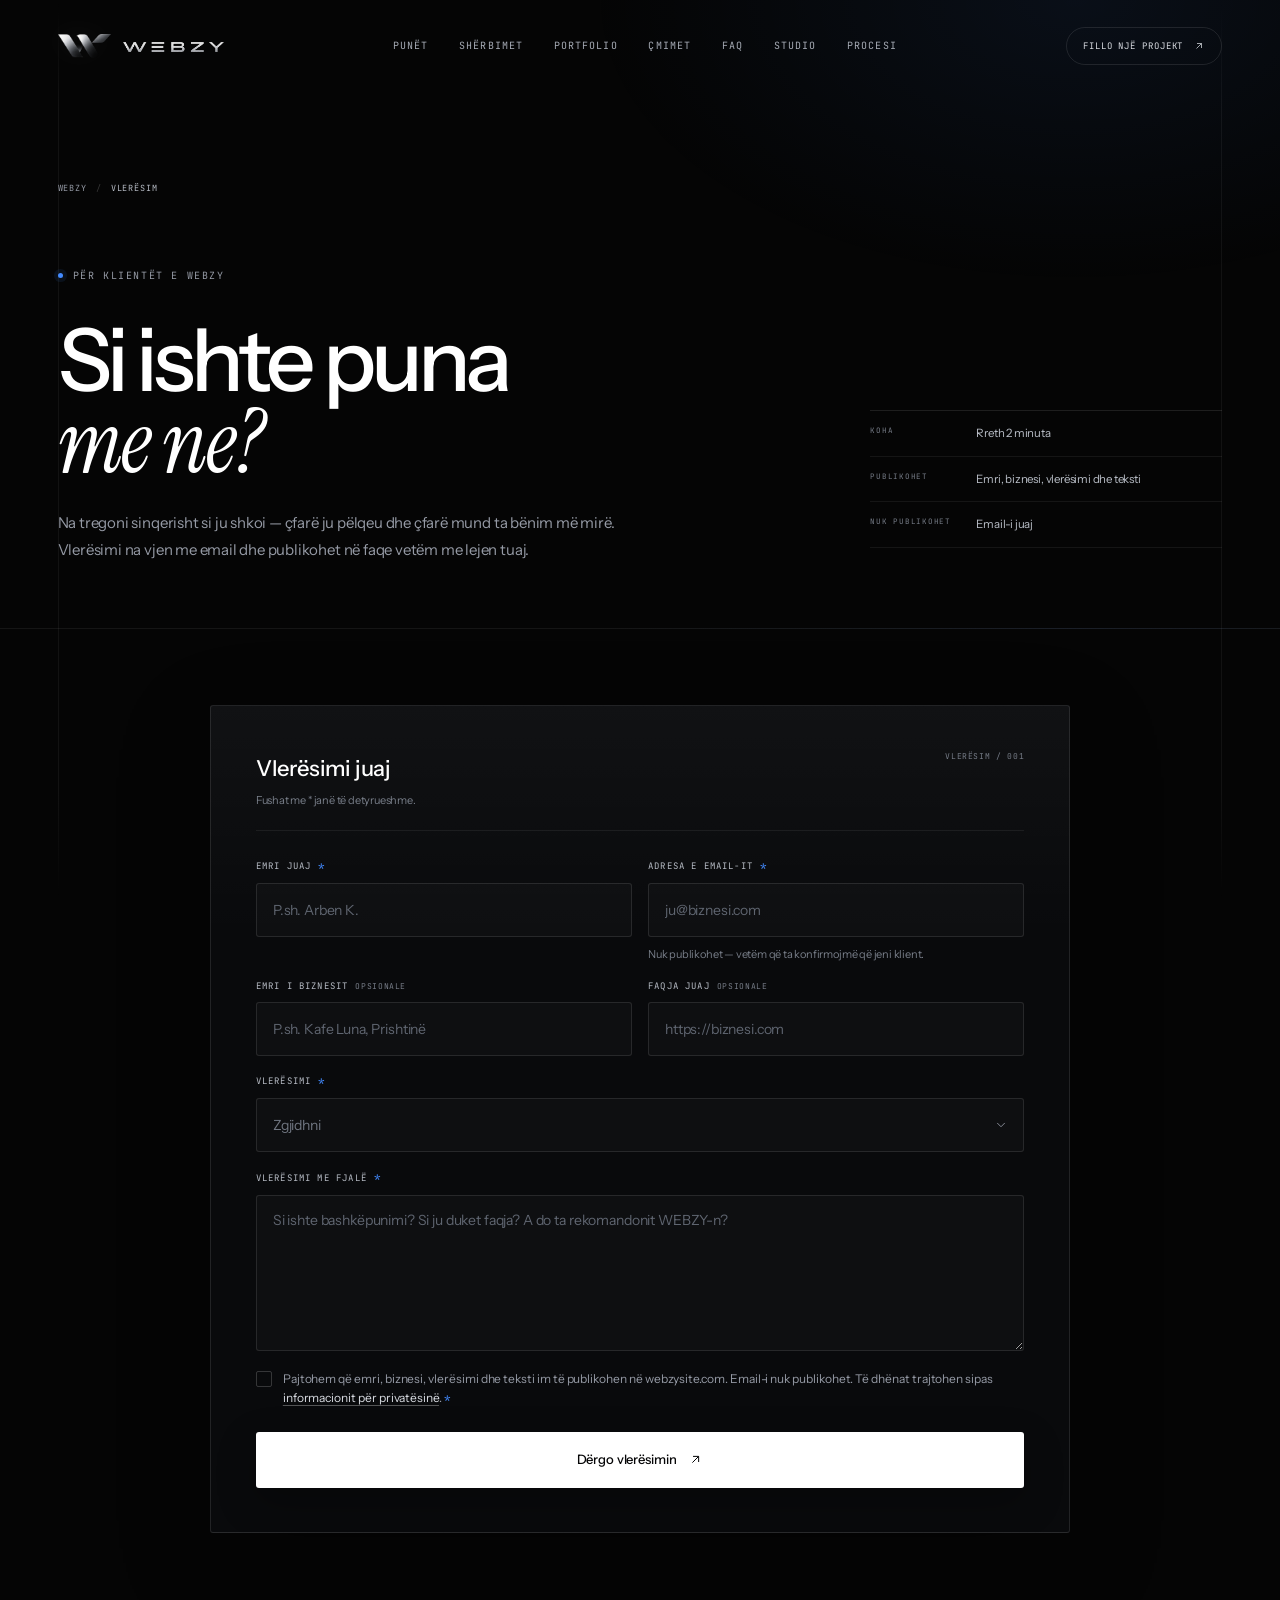
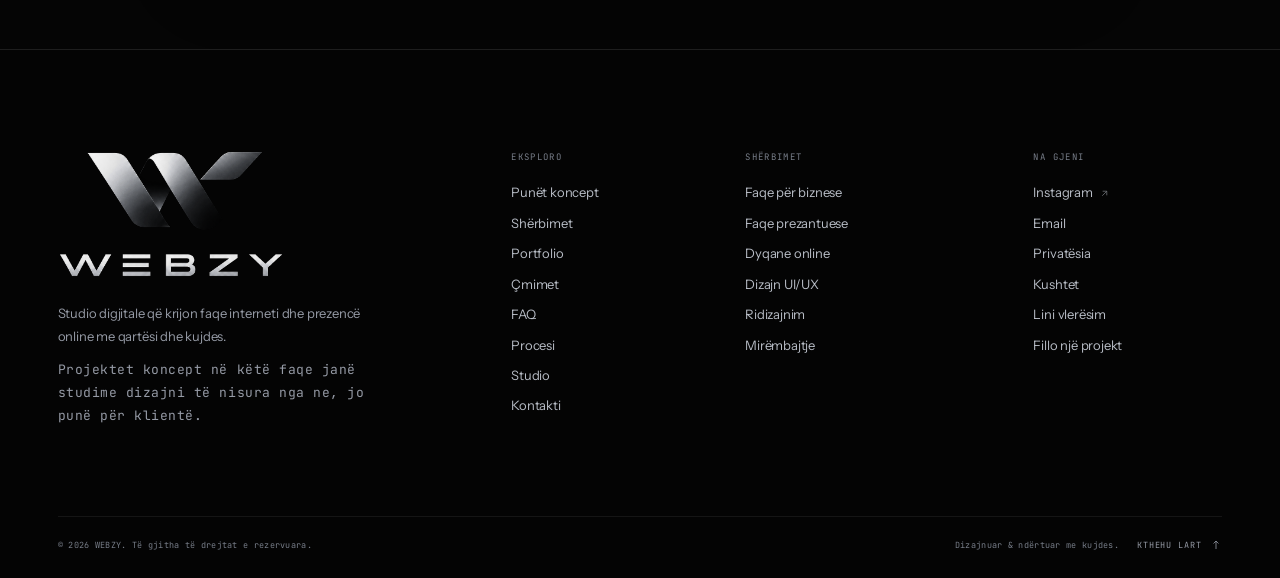
<file: vleresim.html>
<!DOCTYPE html>
<html lang="sq">
<head>
  <meta charset="utf-8">
  <meta name="viewport" content="width=device-width, initial-scale=1">
  <title>Lini një vlerësim — WEBZY</title>
  <meta name="description" content="Keni punuar me WEBZY? Na lini një vlerësim të sinqertë për faqen tuaj.">
  <meta name="theme-color" content="#050505">
  <meta name="color-scheme" content="dark">
  <meta name="robots" content="noindex,follow">
  <meta property="og:type" content="website">
  <meta property="og:site_name" content="WEBZY">
  <meta property="og:title" content="Lini një vlerësim — WEBZY">
  <meta property="og:description" content="Keni punuar me WEBZY? Na lini një vlerësim të sinqertë për faqen tuaj.">
  <meta property="og:image" content="https://webzysite.com/assets/img/og-cover.jpg">
  <meta property="og:image:width" content="1200">
  <meta property="og:image:height" content="630">
  <meta name="twitter:card" content="summary_large_image">
  <meta name="twitter:title" content="Lini një vlerësim — WEBZY">
  <meta name="twitter:description" content="Keni punuar me WEBZY? Na lini një vlerësim të sinqertë për faqen tuaj.">
  <meta name="twitter:image" content="https://webzysite.com/assets/img/og-cover.jpg">
  <link rel="canonical" href="https://webzysite.com/vleresim.html">
  <meta property="og:url" content="https://webzysite.com/vleresim.html">
  <link rel="icon" href="/favicon.ico" sizes="48x48">
  <link rel="icon" type="image/png" sizes="192x192" href="assets/img/favicon-192.png">
  <link rel="icon" type="image/png" sizes="96x96" href="assets/img/favicon-96.png">
  <link rel="manifest" href="/site.webmanifest">
  <link rel="apple-touch-icon" href="assets/img/apple-touch-icon.png">
  <link rel="preload" href="assets/fonts/instrument-sans-latin.woff2" as="font" type="font/woff2" crossorigin>
  <link rel="preload" href="assets/fonts/instrument-serif-italic-latin.woff2" as="font" type="font/woff2" crossorigin>
  <link rel="preload" href="assets/fonts/jetbrains-mono-latin.woff2" as="font" type="font/woff2" crossorigin>
  <link rel="stylesheet" href="assets/css/base.css">
  <link rel="stylesheet" href="assets/css/detail.css">
  <link rel="stylesheet" href="assets/css/home.css">
  <script>document.documentElement.classList.add('js');</script>
</head>
<body class="detail-page">
  <a class="skip-link" href="#main">Kalo te përmbajtja</a>
  <div class="page-rails" aria-hidden="true"></div>

  <header class="site-header" data-header>
    <div class="header-inner container">
      <a class="brand" href="index.html" aria-label="WEBZY — ballina">
        <img class="brand__mark" src="assets/img/webzy-mark.png" alt="" width="592" height="264">
        <img class="brand__word" src="assets/img/webzy-wordmark.png" alt="WEBZY" width="752" height="75">
      </a>
      <nav class="site-nav" aria-label="Navigimi kryesor">
        <a class="nav-link" href="index.html#work">Punët</a>
        <a class="nav-link" href="index.html#services">Shërbimet</a>
        <a class="nav-link" href="index.html#portfolio">Portfolio</a>
        <a class="nav-link" href="index.html#pricing">Çmimet</a>
        <a class="nav-link" href="index.html#faq">FAQ</a>
        <a class="nav-link" href="index.html#studio">Studio</a>
        <a class="nav-link" href="index.html#process">Procesi</a>
      </nav>
      <div class="header-actions">
        <a class="header-cta" href="index.html#contact">
          Fillo një projekt
          <svg viewBox="0 0 24 24" fill="none" stroke="currentColor" stroke-width="1.5" aria-hidden="true"><path d="M7 17 17 7M8 7h9v9"/></svg>
        </a>
        <button class="menu-toggle" type="button" aria-expanded="false" aria-controls="mobile-menu" aria-label="Hap menunë" data-menu-toggle>
          <span></span><span></span>
        </button>
      </div>
    </div>
  </header>

  <div class="mobile-menu" id="mobile-menu" data-menu>
    <div class="mobile-menu__inner">
      <nav class="mobile-menu__nav" aria-label="Navigimi në telefon">
        <a class="mobile-menu__link" href="index.html#work">Punët <span>01</span></a>
        <a class="mobile-menu__link" href="index.html#services">Shërbimet <span>02</span></a>
        <a class="mobile-menu__link" href="index.html#portfolio">Portfolio <span>03</span></a>
        <a class="mobile-menu__link" href="index.html#pricing">Çmimet <span>04</span></a>
        <a class="mobile-menu__link" href="index.html#faq">FAQ <span>05</span></a>
        <a class="mobile-menu__link" href="index.html#studio">Studio <span>06</span></a>
        <a class="mobile-menu__link" href="index.html#process">Procesi <span>07</span></a>
        <a class="mobile-menu__link" href="index.html#contact">Kontakti <span>08</span></a>
      </nav>
      <div class="mobile-menu__foot">
        <div>
          <p>WEBZY — Studio për web dizajn.</p>
          <p><a href="mailto:webzysite@hotmail.com" data-email-link><span data-email-text>webzysite@hotmail.com</span></a></p>
        </div>
        <div class="mobile-menu__social">
          <a href="https://www.instagram.com/webzysite/" target="_blank" rel="noopener noreferrer" data-instagram>Instagram <span aria-hidden="true">↗</span></a>
          <a href="index.html#contact">Fillo një projekt <span aria-hidden="true">↗</span></a>
        </div>
      </div>
    </div>
  </div>

  <main id="main" class="main">
    <header class="legal-hero">
      <div class="container">
        <nav class="breadcrumb" aria-label="Rruga e navigimit">
          <ol>
            <li><a href="index.html">WEBZY</a></li>
            <li aria-current="page">Vlerësim</li>
          </ol>
        </nav>

        <div class="legal-hero__grid">
          <div>
            <p class="eyebrow"><span class="eyebrow__dot"></span>Për klientët e WEBZY</p>
            <h1 class="legal-title">Si ishte puna<br><em>me ne?</em></h1>
            <p class="legal-hero__intro">Na tregoni sinqerisht si ju shkoi — çfarë ju pëlqeu dhe çfarë mund ta bënim më mirë. Vlerësimi na vjen me email dhe publikohet në faqe vetëm me lejen tuaj.</p>
          </div>
          <dl class="legal-meta">
            <div><dt>Koha</dt><dd>Rreth 2 minuta</dd></div>
            <div><dt>Publikohet</dt><dd>Emri, biznesi, vlerësimi dhe teksti</dd></div>
            <div><dt>Nuk publikohet</dt><dd>Email-i juaj</dd></div>
          </dl>
        </div>
      </div>
    </header>

    <div class="container review-wrap">
      <div class="contact__form">
        <div class="contact__form-head">
          <div>
            <h2>Vlerësimi juaj</h2>
            <p>Fushat me <span aria-hidden="true">*</span> janë të detyrueshme.</p>
          </div>
          <span class="contact__form-index">VLERËSIM / 001</span>
        </div>

        <form name="client-review" method="post" data-review-form novalidate>
          <input type="hidden" name="_captcha" value="false">
          <input type="hidden" name="_template" value="table">
          <div class="honeypot" aria-hidden="true">
            <label for="company-website">Lëre këtë fushë bosh</label>
            <input type="text" id="company-website" name="_gotcha" tabindex="-1" autocomplete="off">
          </div>

          <div class="form-grid">
            <div class="field">
              <label for="name">Emri juaj <span class="req" aria-hidden="true">*</span></label>
              <input type="text" id="name" name="name" autocomplete="name" required minlength="2" maxlength="80" placeholder="P.sh. Arben K." aria-describedby="name-error">
              <p class="field__error" id="name-error" data-error-for="name"></p>
            </div>

            <div class="field">
              <label for="email">Adresa e email-it <span class="req" aria-hidden="true">*</span></label>
              <input type="email" id="email" name="email" autocomplete="email" required maxlength="160" placeholder="ju@biznesi.com" aria-describedby="email-hint email-error">
              <p class="field__hint" id="email-hint">Nuk publikohet — vetëm që ta konfirmojmë që jeni klient.</p>
              <p class="field__error" id="email-error" data-error-for="email"></p>
            </div>

            <div class="field">
              <label for="business">Emri i biznesit <span class="optional">Opsionale</span></label>
              <input type="text" id="business" name="business" autocomplete="organization" maxlength="120" placeholder="P.sh. Kafe Luna, Prishtinë">
            </div>

            <div class="field">
              <label for="website">Faqja juaj <span class="optional">Opsionale</span></label>
              <input type="url" id="website" name="website" autocomplete="url" maxlength="200" placeholder="https://biznesi.com">
            </div>

            <div class="field field--single">
              <label for="rating">Vlerësimi <span class="req" aria-hidden="true">*</span></label>
              <select id="rating" name="rating" required aria-describedby="rating-error">
                <option value="" selected disabled>Zgjidhni</option>
                <option value="5">★★★★★ — Shkëlqyeshëm</option>
                <option value="4">★★★★☆ — Shumë mirë</option>
                <option value="3">★★★☆☆ — Mirë</option>
                <option value="2">★★☆☆☆ — Dobët</option>
                <option value="1">★☆☆☆☆ — Shumë dobët</option>
              </select>
              <p class="field__error" id="rating-error" data-error-for="rating"></p>
            </div>

            <div class="field field--wide">
              <label for="review">Vlerësimi me fjalë <span class="req" aria-hidden="true">*</span></label>
              <textarea id="review" name="review" required minlength="20" maxlength="800" rows="6" placeholder="Si ishte bashkëpunimi? Si ju duket faqja? A do ta rekomandonit WEBZY-n?" aria-describedby="review-error"></textarea>
              <p class="field__error" id="review-error" data-error-for="review"></p>
            </div>

            <div class="field field--wide">
              <label class="checkbox" for="publish">
                <input type="checkbox" id="publish" name="publish" value="yes" required aria-describedby="publish-error">
                <span>Pajtohem që emri, biznesi, vlerësimi dhe teksti im të publikohen në webzysite.com. Email-i nuk publikohet. Të dhënat trajtohen sipas <a href="privacy.html">informacionit për privatësinë</a>. <span class="req" aria-hidden="true">*</span></span>
              </label>
              <p class="field__error" id="publish-error" data-error-for="publish"></p>
            </div>
          </div>

          <div class="form-actions">
            <button class="btn btn--primary form-submit" type="submit" data-submit>
              <span data-submit-label>Dërgo vlerësimin</span>
              <svg viewBox="0 0 24 24" fill="none" stroke="currentColor" stroke-width="1.6" aria-hidden="true"><path d="M7 17 17 7M8 7h9v9"/></svg>
              <span class="spinner" data-spinner hidden aria-hidden="true"></span>
            </button>
            <div class="form-status" role="status" aria-live="polite" tabindex="-1" data-form-status hidden></div>
            <noscript><p class="form-note"><span class="status-dot status-dot--warm"></span> Ky formular kërkon JavaScript. Nëse nuk punon, na shkruani vlerësimin në email.</p></noscript>
          </div>
        </form>
      </div>
    </div>
  </main>

  <footer class="site-footer">
    <div class="container">
      <div class="footer-grid">
        <div class="footer-brand">
          <img class="footer-brand__logo" src="assets/img/webzy-logo.png" alt="WEBZY — studio për web dizajn" width="764" height="434" loading="lazy" decoding="async">
          <p>Studio digjitale që krijon faqe interneti dhe prezencë online me qartësi dhe kujdes.</p>
          <p class="footer-small">Projektet koncept në këtë faqe janë studime dizajni të nisura nga ne, jo punë për klientë.</p>
        </div>

        <div class="footer-col">
          <h2 class="footer-heading">Eksploro</h2>
          <div class="footer-links">
            <a href="index.html#work">Punët koncept</a>
            <a href="index.html#services">Shërbimet</a>
            <a href="index.html#portfolio">Portfolio</a>
            <a href="index.html#pricing">Çmimet</a>
            <a href="index.html#faq">FAQ</a>
            <a href="index.html#process">Procesi</a>
            <a href="index.html#studio">Studio</a>
            <a href="index.html#contact">Kontakti</a>
          </div>
        </div>

        <div class="footer-col">
          <h2 class="footer-heading">Shërbimet</h2>
          <div class="footer-links">
            <a href="index.html#contact" data-service="Faqe për biznes">Faqe për biznese</a>
            <a href="index.html#contact" data-service="Faqe prezantuese">Faqe prezantuese</a>
            <a href="index.html#contact" data-service="Dyqan online">Dyqane online</a>
            <a href="index.html#contact" data-service="Dizajn UI/UX">Dizajn UI/UX</a>
            <a href="index.html#contact" data-service="Ridizajnim">Ridizajnim</a>
            <a href="index.html#contact" data-service="Mirëmbajtje">Mirëmbajtje</a>
          </div>
        </div>

        <div class="footer-col">
          <h2 class="footer-heading">Na gjeni</h2>
          <div class="footer-links">
            <a class="external" href="https://www.instagram.com/webzysite/" target="_blank" rel="noopener noreferrer" data-instagram>Instagram <svg viewBox="0 0 24 24" fill="none" stroke="currentColor" stroke-width="1.6" aria-hidden="true"><path d="M7 17 17 7M8 7h9v9"/></svg></a>
            <a href="mailto:webzysite@hotmail.com" data-email-link>Email</a>
            <a href="privacy.html">Privatësia</a>
            <a href="kushtet.html">Kushtet</a>
            <a href="vleresim.html" aria-current="page">Lini vlerësim</a>
            <a href="index.html#contact">Fillo një projekt</a>
          </div>
        </div>
      </div>

      <div class="footer-bottom">
        <span>© <span data-year>2026</span> WEBZY. Të gjitha të drejtat e rezervuara.</span>
        <div class="footer-bottom__links">
          <span>Dizajnuar &amp; ndërtuar me kujdes.</span>
          <a class="to-top" href="#main">Kthehu lart <svg viewBox="0 0 24 24" fill="none" stroke="currentColor" stroke-width="1.6" aria-hidden="true"><path d="M12 20V4m0 0-5 5m5-5 5 5"/></svg></a>
        </div>
      </div>
    </div>
  </footer>

  <noscript><div class="noscript-note">Disa pjesë interaktive kërkojnë JavaScript. Linket dhe përmbajtja mbeten të qasshme.</div></noscript>
  <script src="assets/js/config.js" defer></script>
  <script src="assets/js/main.js" defer></script>
</body>
</html>
</file>
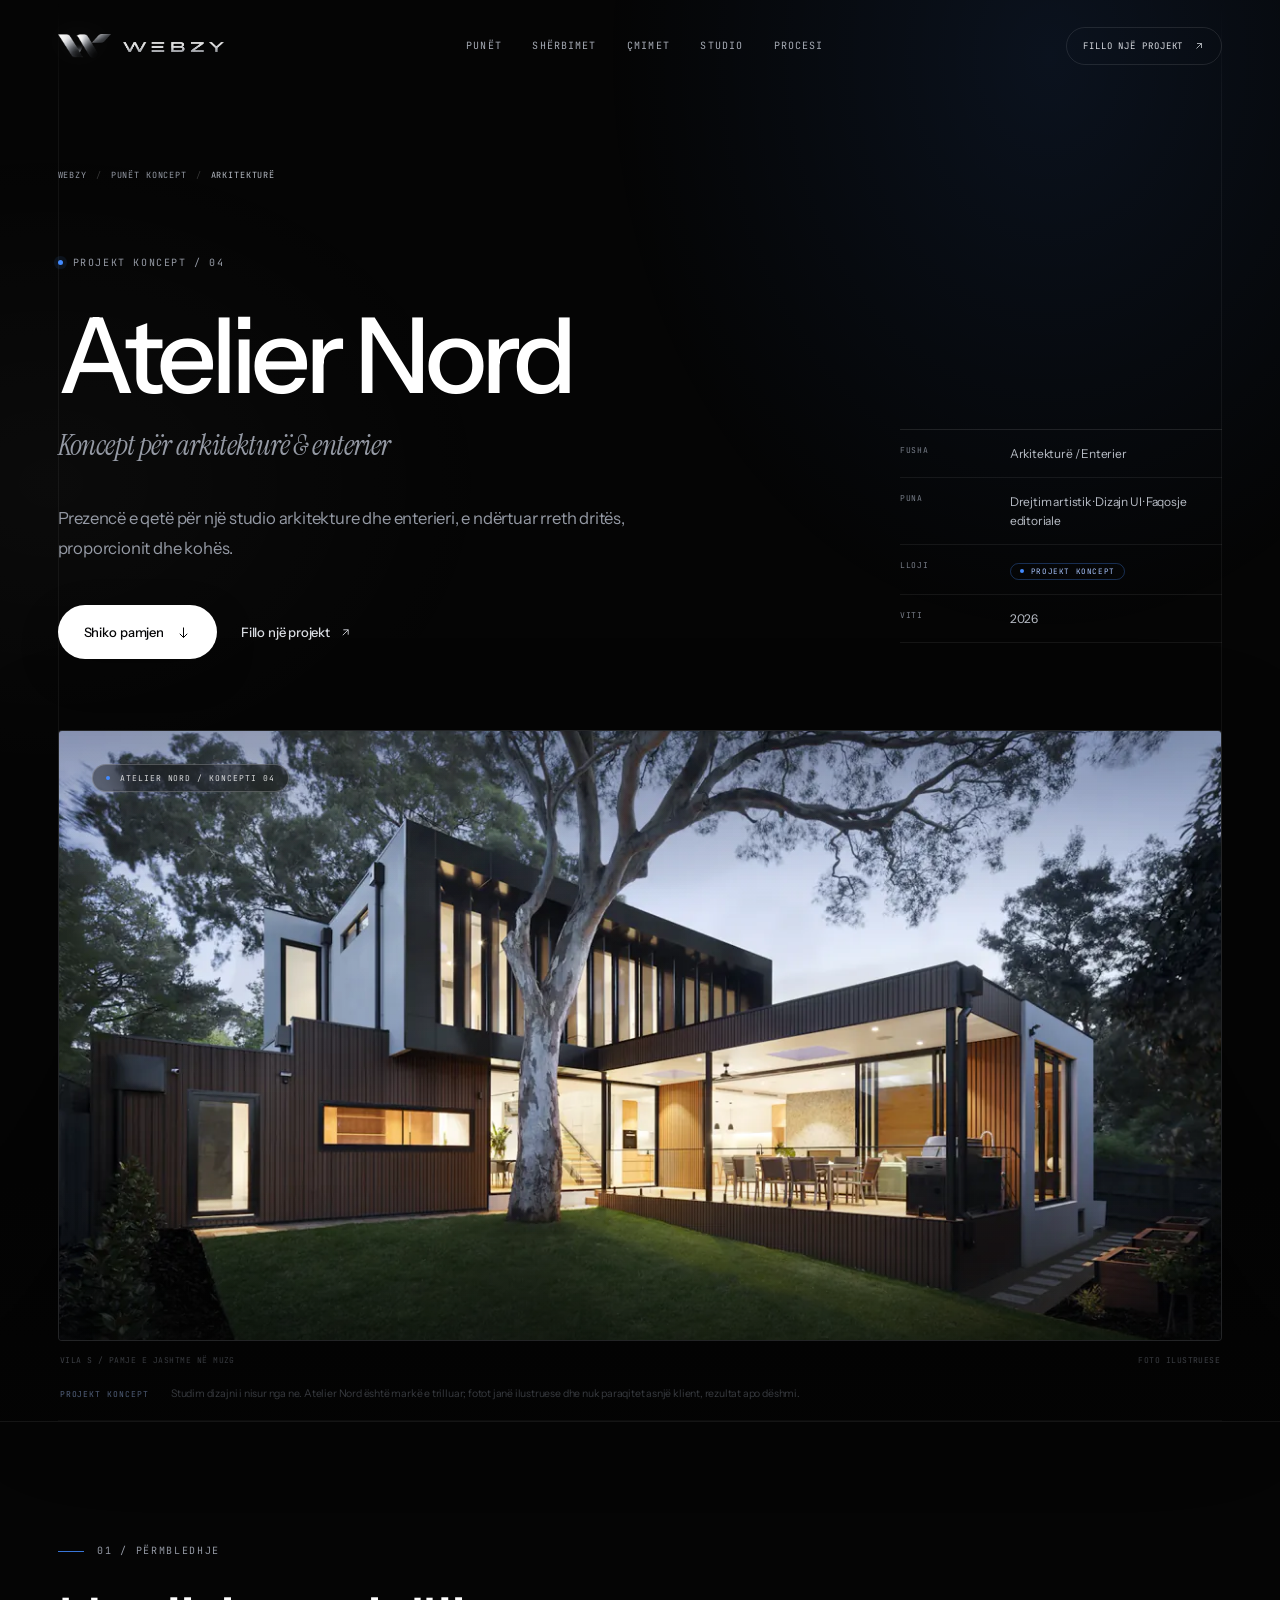
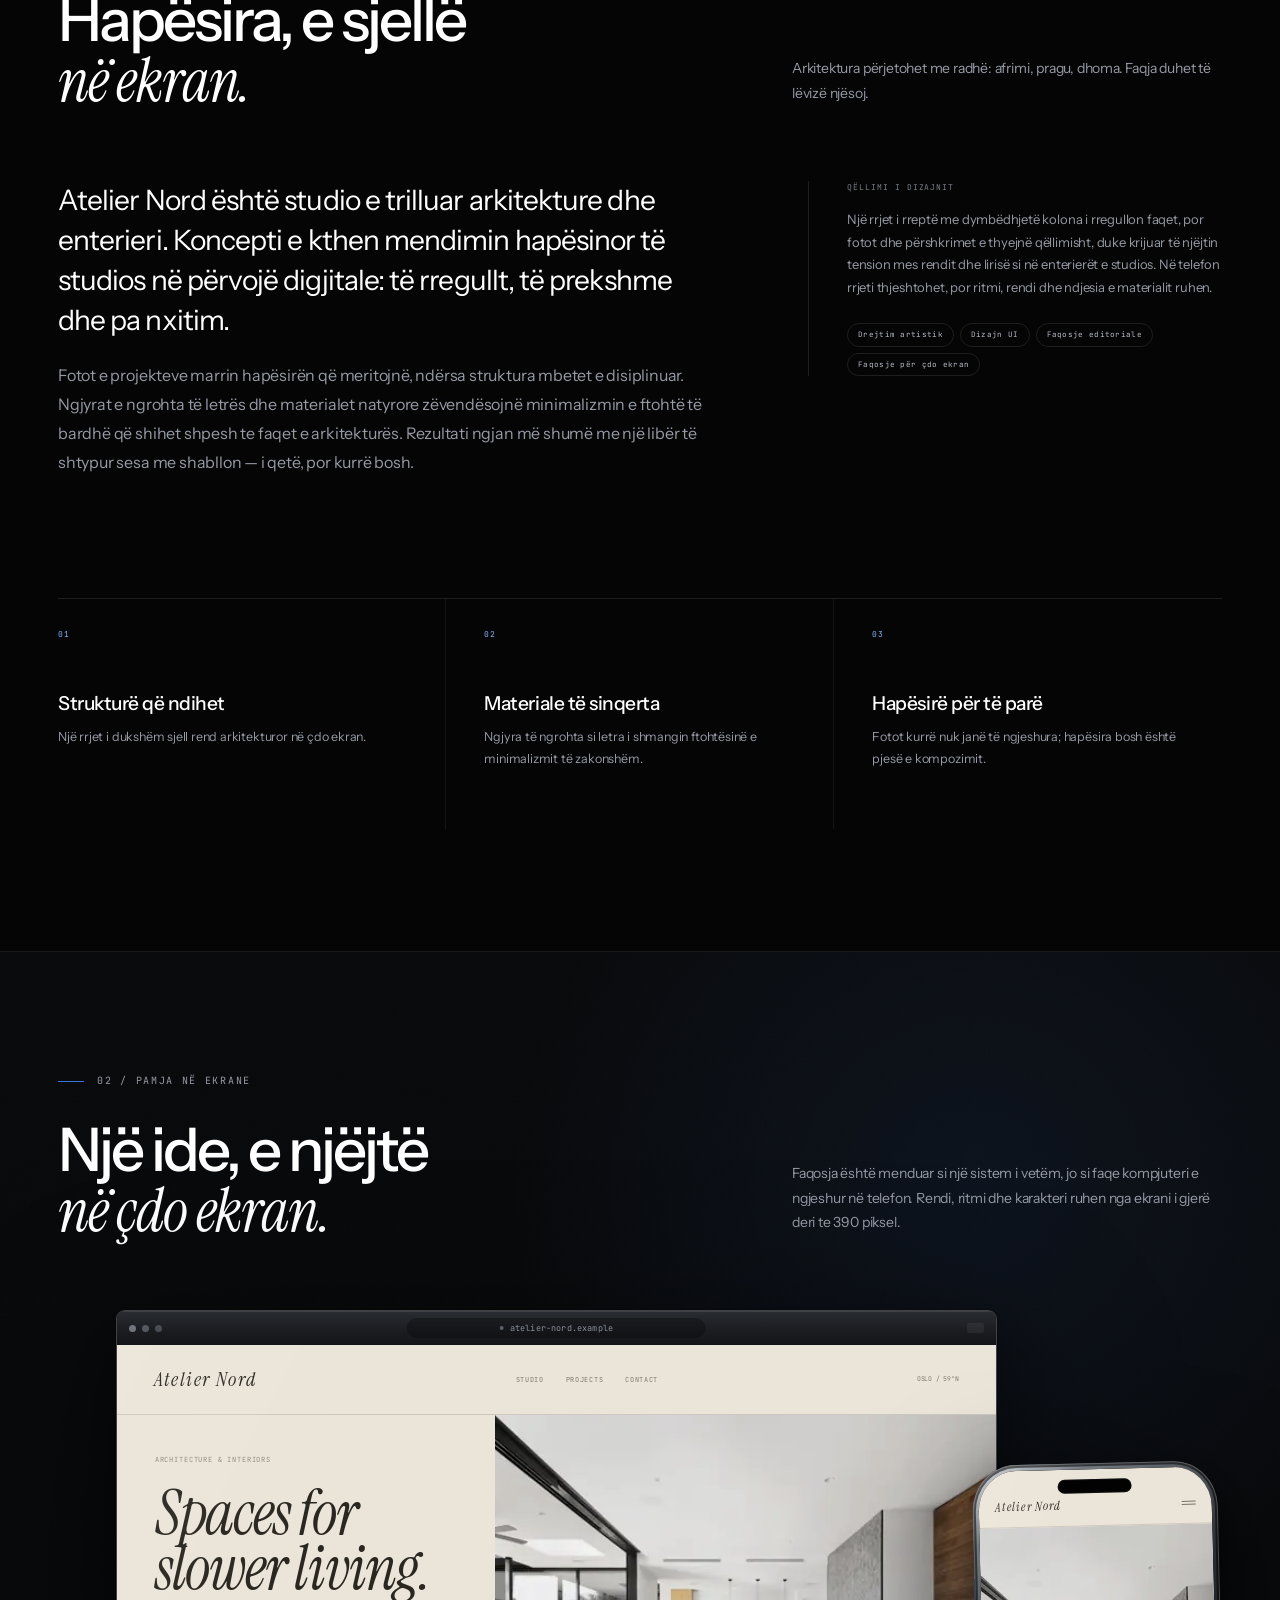
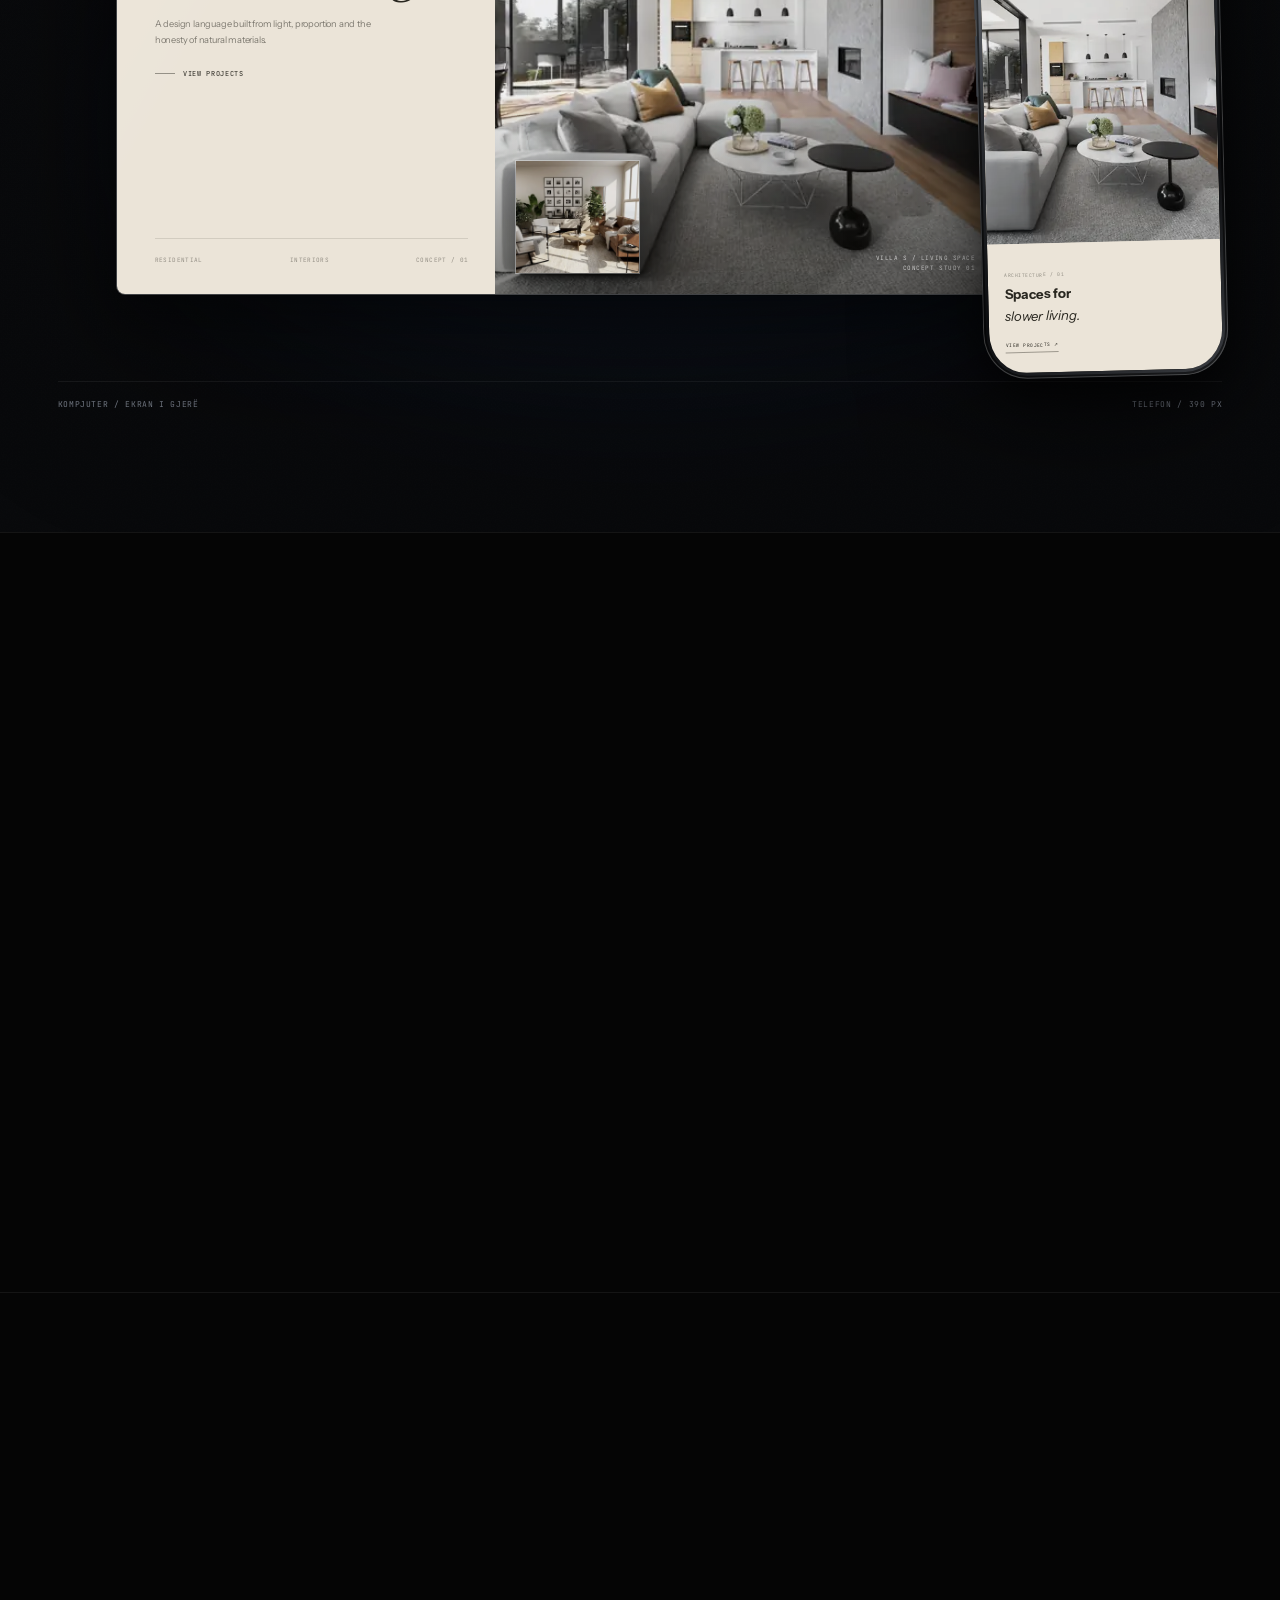
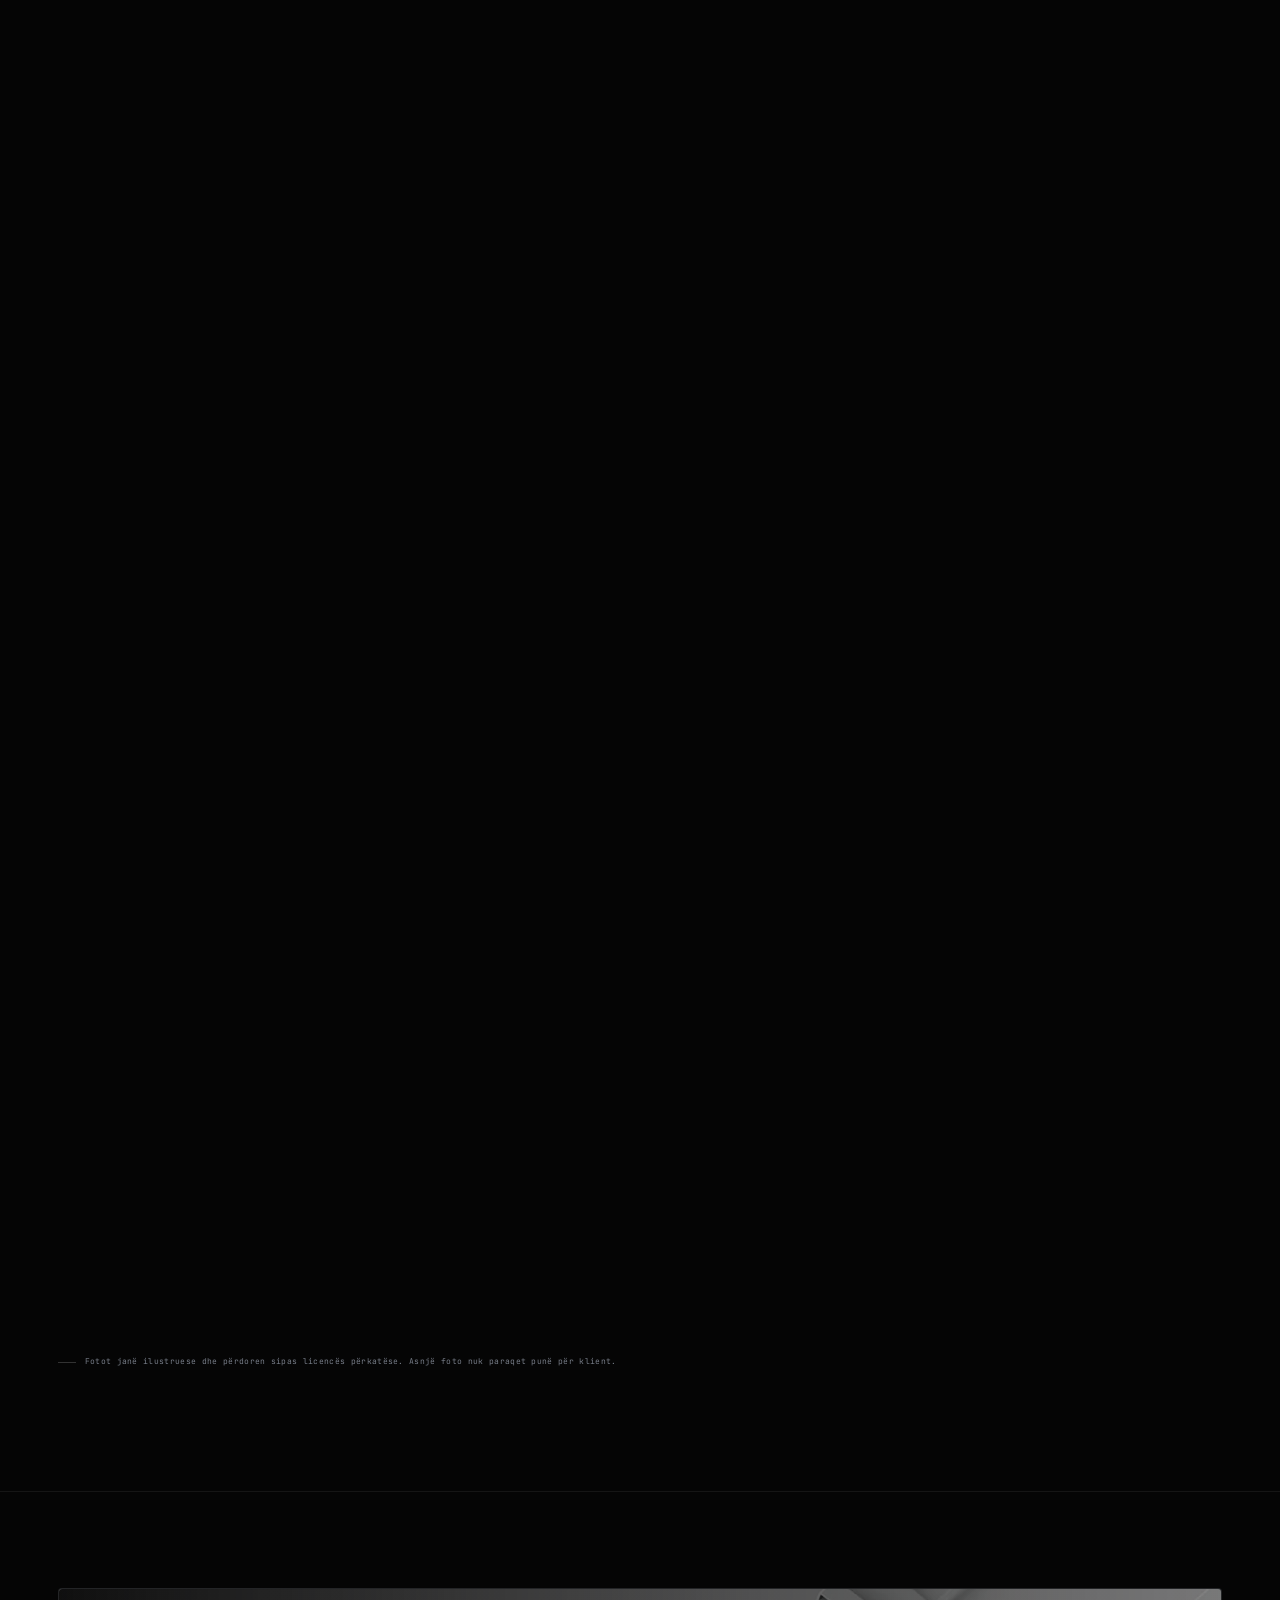
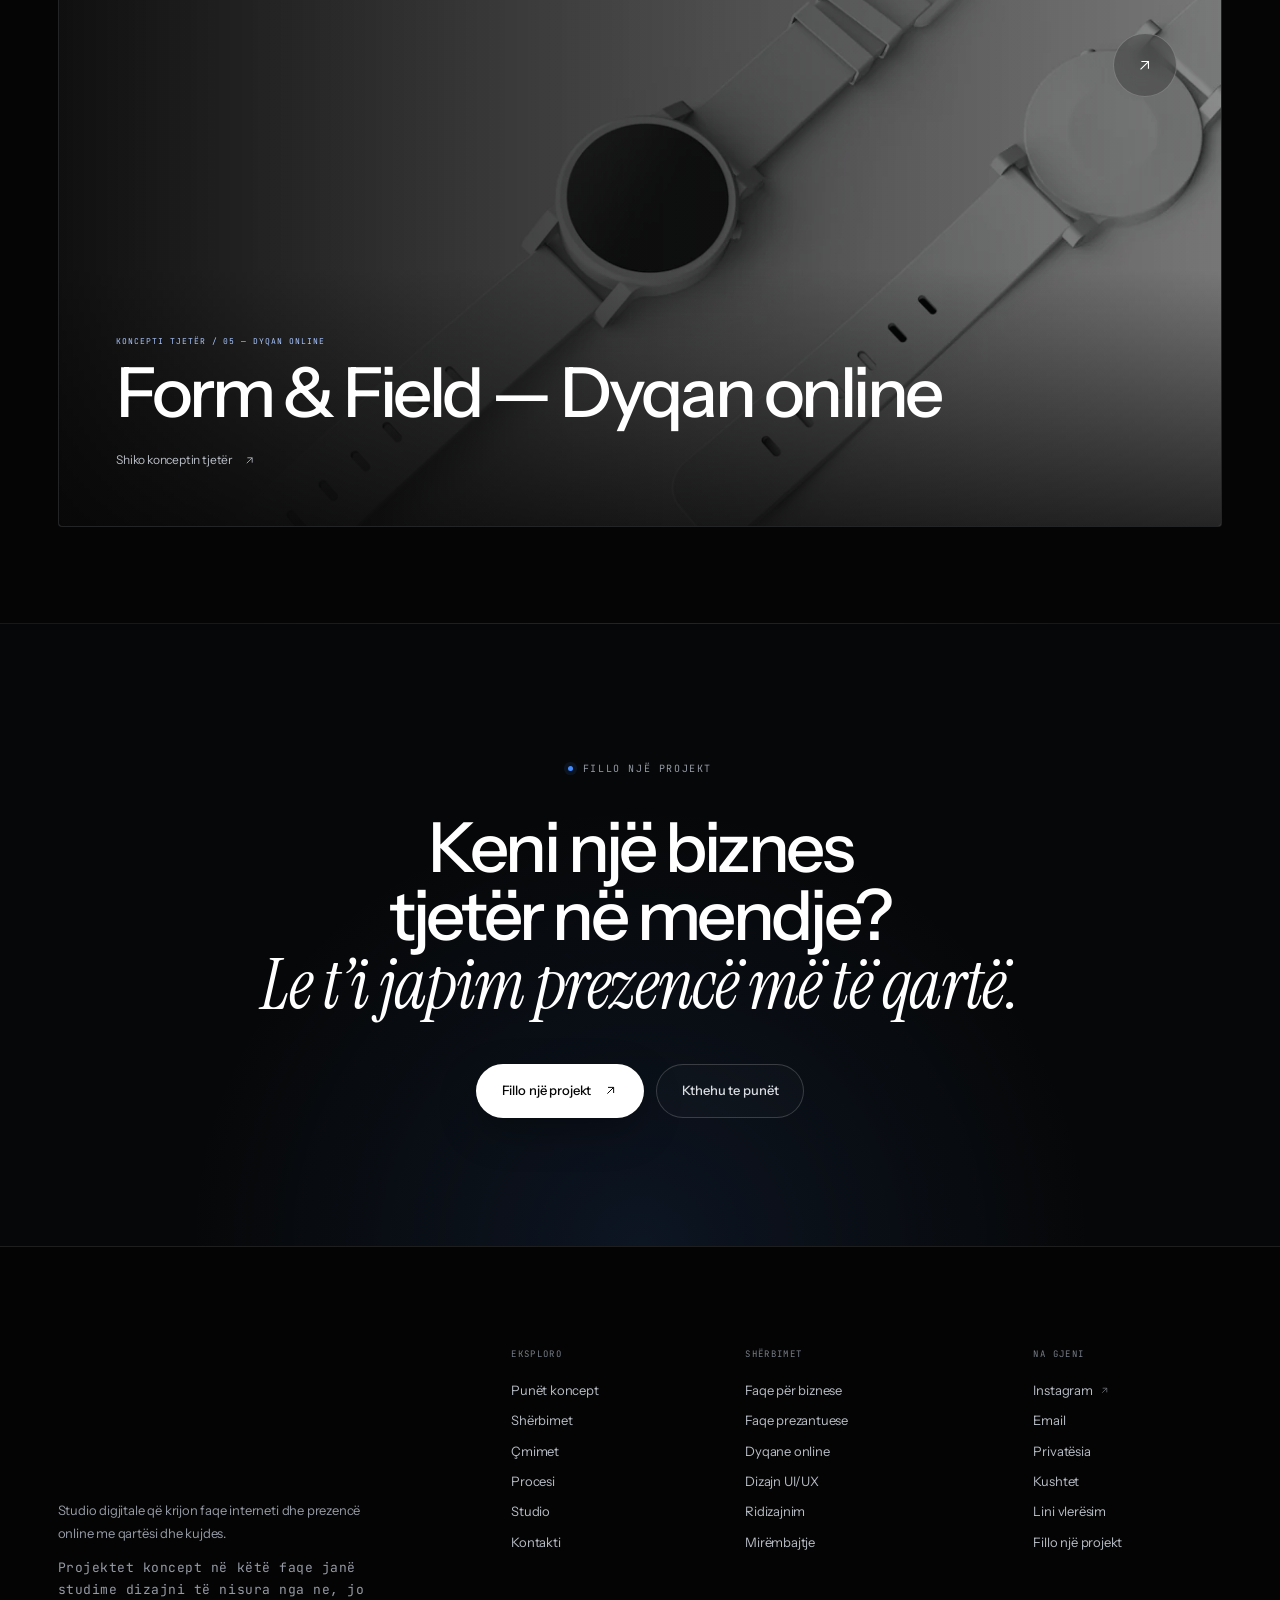
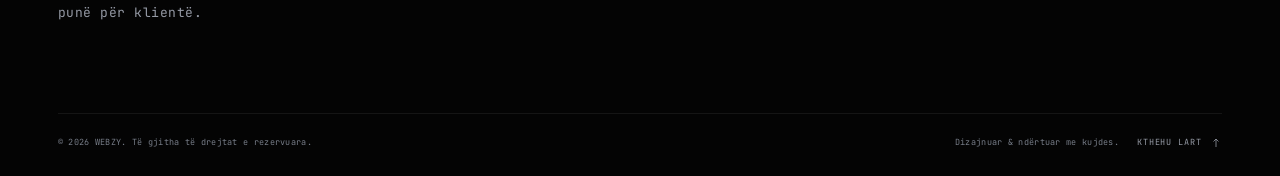
<file: work/architecture.html>
<!DOCTYPE html>
<html lang="sq">
<head>
  <meta charset="utf-8">
  <meta name="viewport" content="width=device-width, initial-scale=1">
  <title>Atelier Nord — Koncept për arkitekturë &amp; enterier | WEBZY</title>
  <meta name="description" content="Projekt koncept i WEBZY: faqe e qetë për studion e trilluar të arkitekturës Atelier Nord, e ndërtuar rreth dritës, proporcionit dhe hapësirës.">
  <meta name="theme-color" content="#050505">
  <meta name="color-scheme" content="dark">
  <meta name="robots" content="index,follow">
  <meta property="og:type" content="article">
  <meta property="og:site_name" content="WEBZY">
  <meta property="og:title" content="Atelier Nord — Koncept për arkitekturë &amp; enterier">
  <meta property="og:description" content="Projekt koncept i WEBZY: faqe e qetë për studion e trilluar të arkitekturës Atelier Nord, e ndërtuar rreth dritës, proporcionit dhe hapësirës.">
  <meta property="og:image" content="https://webzysite.com/assets/img/og-architecture.jpg">
  <meta property="og:image:type" content="image/jpeg">
  <meta property="og:image:width" content="1200">
  <meta property="og:image:height" content="630">
  <meta property="og:image:alt" content="Kartë e projektit koncept Atelier Nord nga WEBZY — arkitekturë dhe enterier me një shtëpi moderne në muzg.">
  <meta name="twitter:card" content="summary_large_image">
  <meta name="twitter:title" content="Atelier Nord — Koncept për arkitekturë &amp; enterier">
  <meta name="twitter:description" content="Projekt koncept i WEBZY: faqe e qetë për studion e trilluar të arkitekturës Atelier Nord, e ndërtuar rreth dritës, proporcionit dhe hapësirës.">
  <meta name="twitter:image" content="https://webzysite.com/assets/img/og-architecture.jpg">
  <meta name="twitter:image:alt" content="Kartë e projektit koncept Atelier Nord nga WEBZY — arkitekturë dhe enterier me një shtëpi moderne në muzg.">
  <link rel="canonical" href="https://webzysite.com/work/architecture.html">
  <meta property="og:url" content="https://webzysite.com/work/architecture.html">
  <link rel="icon" href="/favicon.ico" sizes="48x48">
  <link rel="icon" type="image/png" sizes="192x192" href="../assets/img/favicon-192.png">
  <link rel="icon" type="image/png" sizes="96x96" href="../assets/img/favicon-96.png">
  <link rel="manifest" href="/site.webmanifest">
  <link rel="apple-touch-icon" href="../assets/img/apple-touch-icon.png">
  <link rel="preload" href="../assets/fonts/instrument-sans-latin.woff2" as="font" type="font/woff2" crossorigin>
  <link rel="preload" href="../assets/fonts/instrument-serif-italic-latin.woff2" as="font" type="font/woff2" crossorigin>
  <link rel="preload" href="../assets/fonts/jetbrains-mono-latin.woff2" as="font" type="font/woff2" crossorigin>
  <link rel="preload" as="image" href="../assets/img/arch-hero.webp">
  <link rel="stylesheet" href="../assets/css/base.css">
  <link rel="stylesheet" href="../assets/css/detail.css">
  <link rel="stylesheet" href="../assets/css/mockups.css">
  <script>document.documentElement.classList.add('js');</script>
</head>
<body class="detail-page">
  <a class="skip-link" href="#main">Kalo te përmbajtja</a>
  <div class="page-rails" aria-hidden="true"></div>

  <header class="site-header" data-header>
    <div class="header-inner container">
      <a class="brand" href="../index.html" aria-label="WEBZY — ballina">
        <img class="brand__mark" src="../assets/img/webzy-mark.png" alt="" width="592" height="264">
        <img class="brand__word" src="../assets/img/webzy-wordmark.png" alt="WEBZY" width="752" height="75">
      </a>
      <nav class="site-nav" aria-label="Navigimi kryesor">
        <a class="nav-link" href="../index.html#work">Punët</a>
        <a class="nav-link" href="../index.html#services">Shërbimet</a>
        <a class="nav-link" href="../index.html#pricing">Çmimet</a>
        <a class="nav-link" href="../index.html#studio">Studio</a>
        <a class="nav-link" href="../index.html#process">Procesi</a>
      </nav>
      <div class="header-actions">
        <a class="header-cta" href="../index.html#contact">
          Fillo një projekt
          <svg viewBox="0 0 24 24" fill="none" stroke="currentColor" stroke-width="1.5" aria-hidden="true"><path d="M7 17 17 7M8 7h9v9"/></svg>
        </a>
        <button class="menu-toggle" type="button" aria-expanded="false" aria-controls="mobile-menu" aria-label="Hap menunë" data-menu-toggle>
          <span></span><span></span>
        </button>
      </div>
    </div>
  </header>

  <div class="mobile-menu" id="mobile-menu" data-menu>
    <div class="mobile-menu__inner">
      <nav class="mobile-menu__nav" aria-label="Navigimi në telefon">
        <a class="mobile-menu__link" href="../index.html#work">Punët <span>01</span></a>
        <a class="mobile-menu__link" href="../index.html#services">Shërbimet <span>02</span></a>
        <a class="mobile-menu__link" href="../index.html#pricing">Çmimet <span>03</span></a>
        <a class="mobile-menu__link" href="../index.html#studio">Studio <span>04</span></a>
        <a class="mobile-menu__link" href="../index.html#process">Procesi <span>05</span></a>
        <a class="mobile-menu__link" href="../index.html#contact">Kontakti <span>06</span></a>
      </nav>
      <div class="mobile-menu__foot">
        <div>
          <p>WEBZY — Studio për web dizajn.</p>
          <p><a href="mailto:webzysite@hotmail.com" data-email-link><span data-email-text>webzysite@hotmail.com</span></a></p>
        </div>
        <div class="mobile-menu__social">
          <a href="https://www.instagram.com/webzysite/" target="_blank" rel="noopener noreferrer" data-instagram>Instagram <span aria-hidden="true">↗</span></a>
          <a href="../index.html#contact">Fillo një projekt <span aria-hidden="true">↗</span></a>
        </div>
      </div>
    </div>
  </div>

  <main id="main" class="main">
    <article class="project">
      <header class="project-hero">
        <div class="container">
          <nav class="breadcrumb" aria-label="Rruga e navigimit">
            <ol>
              <li><a href="../index.html">WEBZY</a></li>
              <li><a href="../index.html#work">Punët koncept</a></li>
              <li aria-current="page">Arkitekturë</li>
            </ol>
          </nav>

          <div class="project-hero__grid">
            <div class="project-hero__copy">
              <p class="eyebrow"><span class="eyebrow__dot"></span>Projekt koncept / 04</p>
              <h1 class="project-hero__title">Atelier Nord<span>Koncept për arkitekturë &amp; enterier</span></h1>
              <p class="project-hero__lede">Prezencë e qetë për një studio arkitekture dhe enterieri, e ndërtuar rreth dritës, proporcionit dhe kohës.</p>
              <div class="project-hero__actions">
                <a class="btn btn--primary" href="#preview">Shiko pamjen <svg viewBox="0 0 24 24" fill="none" stroke="currentColor" stroke-width="1.6" aria-hidden="true"><path d="M12 4v16m0 0 6-6m-6 6-6-6"/></svg></a>
                <a class="text-link" href="../index.html#contact">Fillo një projekt <svg viewBox="0 0 24 24" fill="none" stroke="currentColor" stroke-width="1.6" aria-hidden="true"><path d="M7 17 17 7M8 7h9v9"/></svg></a>
              </div>
            </div>

            <dl class="project-meta">
              <div><dt>Fusha</dt><dd>Arkitekturë / Enterier</dd></div>
              <div><dt>Puna</dt><dd>Drejtim artistik · Dizajn UI · Faqosje editoriale</dd></div>
              <div><dt>Lloji</dt><dd><span class="status-pill">Projekt koncept</span></dd></div>
              <div><dt>Viti</dt><dd>2026</dd></div>
            </dl>
          </div>
        </div>

        <figure class="project-cover">
          <div class="project-cover__media">
            <img src="../assets/img/arch-hero.webp" alt="Shtëpi moderne prej druri dhe e bardhë që ndriçon në muzg nën një eukalipt të madh — foto ilustruese për Atelier Nord." width="1200" height="800" fetchpriority="high" decoding="async" style="object-position: 50% 58%">
            <span class="project-cover__badge">Atelier Nord / Koncepti 04</span>
          </div>
          <figcaption><span>Vila S / pamje e jashtme në muzg</span><span>Foto ilustruese</span></figcaption>
        </figure>

        <aside class="concept-note" aria-label="Shënim për projektin koncept">
          <span class="concept-note__label">Projekt koncept</span>
          <p>Studim dizajni i nisur nga ne. Atelier Nord është markë e trilluar; fotot janë ilustruese dhe nuk paraqitet asnjë klient, rezultat apo dëshmi.</p>
        </aside>
      </header>

      <section class="detail-section detail-overview" aria-labelledby="overview-title">
        <div class="container">
          <div class="detail-head">
            <div data-reveal>
              <p class="section-label">01 / Përmbledhje</p>
              <h2 class="detail-title" id="overview-title">Hapësira, e sjellë<br><em>në ekran.</em></h2>
            </div>
            <p class="detail-head__intro" data-reveal style="--delay: 80ms">Arkitektura përjetohet me radhë: afrimi, pragu, dhoma. Faqja duhet të lëvizë njësoj.</p>
          </div>
          <div class="detail-two">
            <div class="detail-body" data-reveal>
              <p class="detail-lead">Atelier Nord është studio e trilluar arkitekture dhe enterieri. Koncepti e kthen mendimin hapësinor të studios në përvojë digjitale: të rregullt, të prekshme dhe pa nxitim.</p>
              <p>Fotot e projekteve marrin hapësirën që meritojnë, ndërsa struktura mbetet e disiplinuar. Ngjyrat e ngrohta të letrës dhe materialet natyrore zëvendësojnë minimalizmin e ftohtë të bardhë që shihet shpesh te faqet e arkitekturës. Rezultati ngjan më shumë me një libër të shtypur sesa me shabllon — i qetë, por kurrë bosh.</p>
            </div>
            <div class="detail-aside" data-reveal style="--delay: 90ms">
              <p class="mini-label">Qëllimi i dizajnit</p>
              <p>Një rrjet i rreptë me dymbëdhjetë kolona i rregullon faqet, por fotot dhe përshkrimet e thyejnë qëllimisht, duke krijuar të njëjtin tension mes rendit dhe lirisë si në enterierët e studios. Në telefon rrjeti thjeshtohet, por ritmi, rendi dhe ndjesia e materialit ruhen.</p>
              <ul class="tags" aria-label="Puna në projekt"><li>Drejtim artistik</li><li>Dizajn UI</li><li>Faqosje editoriale</li><li>Faqosje për çdo ekran</li></ul>
            </div>
          </div>
        </div>
      </section>

      <section class="detail-section detail-principles" aria-label="Parimet e dizajnit">
        <div class="container">
          <div class="principles">
            <article class="principle" data-reveal style="--delay: 0ms">
              <span class="principle__num">01</span>
              <h3>Strukturë që ndihet</h3>
              <p>Një rrjet i dukshëm sjell rend arkitekturor në çdo ekran.</p>
            </article>
            <article class="principle" data-reveal style="--delay: 70ms">
              <span class="principle__num">02</span>
              <h3>Materiale të sinqerta</h3>
              <p>Ngjyra të ngrohta si letra i shmangin ftohtësinë e minimalizmit të zakonshëm.</p>
            </article>
            <article class="principle" data-reveal style="--delay: 140ms">
              <span class="principle__num">03</span>
              <h3>Hapësirë për të parë</h3>
              <p>Fotot kurrë nuk janë të ngjeshura; hapësira bosh është pjesë e kompozimit.</p>
            </article>
          </div>
        </div>
      </section>

      <section class="detail-section detail-preview" id="preview" aria-labelledby="preview-title">
        <div class="container">
          <div class="detail-head">
            <div data-reveal>
              <p class="section-label">02 / Pamja në ekrane</p>
              <h2 class="detail-title" id="preview-title">Një ide, e njëjtë<br><em>në çdo ekran.</em></h2>
            </div>
            <p class="detail-head__intro" data-reveal style="--delay: 80ms">Faqosja është menduar si një sistem i vetëm, jo si faqe kompjuteri e ngjeshur në telefon. Rendi, ritmi dhe karakteri ruhen nga ekrani i gjerë deri te 390 piksel.</p>
          </div>

          <div class="device-stage" role="img" aria-label="Pamja në kompjuter dhe telefon e konceptit Atelier Nord">
            <div class="device-stage__desktop" aria-hidden="true">
<div class="browser" aria-hidden="true">
                  <div class="browser__bar">
                    <span class="browser__dots"><i></i><i></i><i></i></span>
                    <span class="browser__url">atelier-nord.example</span>
                  </div>
                  <div class="browser__screen">
                    <div class="mock-atelier">
                      <div class="mock-atelier__nav">
                        <span class="mock-atelier__logo">Atelier Nord</span>
                        <div class="mock-atelier__links"><span>Studio</span><span>Projects</span><span>Contact</span></div>
                        <span class="mock-atelier__index">OSLO / 59°N</span>
                      </div>
                      <div class="mock-atelier__body">
                        <div class="mock-atelier__copy">
                          <span class="mock-atelier__kicker">Architecture &amp; interiors</span>
                          <h4>Spaces for<br><em>slower living.</em></h4>
                          <p class="mock-atelier__desc">A design language built from light, proportion and the honesty of natural materials.</p>
                          <span class="mock-atelier__cta">View projects</span>
                          <div class="mock-atelier__meta"><span>Residential</span><span>Interiors</span><span>Concept / 01</span></div>
                        </div>
                        <figure class="mock-atelier__visual">
                          <img src="../assets/img/arch-03-sm.webp" alt="" width="640" height="435" loading="lazy" decoding="async">
                          <span class="mock-atelier__thumb"><img src="../assets/img/arch-02-sm.webp" alt="" width="640" height="480" loading="lazy" decoding="async"></span>
                          <figcaption class="mock-atelier__caption">Villa S / Living space<br>Concept study 01</figcaption>
                        </figure>
                      </div>
                    </div>
                  </div>
                </div>
            </div>
            <div class="device-stage__phone" aria-hidden="true">
<div class="phone-frame phone-frame--card" aria-hidden="true">
                  <div class="phone-frame__screen">
                    <div class="phone-mock--atelier">
                      <div class="pm-atelier__nav">
                        <span class="pm-atelier__logo">Atelier Nord</span>
                        <span class="pm-atelier__menu"><span></span><span></span></span>
                      </div>
                      <div class="pm-atelier__image"><img src="../assets/img/arch-03-sm.webp" alt="" width="640" height="435" loading="lazy" decoding="async"></div>
                      <div class="pm-atelier__body">
                        <span class="pm-atelier__kicker">Architecture / 01</span>
                        <h5>Spaces for<br><em>slower living.</em></h5>
                        <span class="pm-atelier__link">View projects ↗</span>
                      </div>
                    </div>
                  </div>
                  <span class="phone-frame__island" aria-hidden="true"></span>
                </div>
            </div>
          </div>
          <div class="device-labels"><span>Kompjuter / ekran i gjerë</span><span>Telefon / 390 px</span></div>
        </div>
      </section>

      <section class="detail-section detail-language" aria-labelledby="language-title">
        <div class="container">
          <div class="language-grid">
            <div class="language-copy" data-reveal>
              <p class="section-label">03 / Gjuha vizuale</p>
              <h2 class="detail-title" id="language-title">Dritë materiale,<br><em>e ndalur.</em></h2>
              <p>Shkumësi dhe guri qëndrojnë pranë arrës dhe qymyrit, si suvaja, druri dhe hija në punët e studios.</p>
              <div class="palette">
            <div class="swatch is-light">
              <div class="swatch__chip" style="--swatch: #F2EFE8"></div>
              <div class="swatch__info"><span class="swatch__name">Shkumës</span><span class="swatch__hex">#F2EFE8</span></div>
            </div>
            <div class="swatch is-light">
              <div class="swatch__chip" style="--swatch: #D6CEC1"></div>
              <div class="swatch__info"><span class="swatch__name">Gur</span><span class="swatch__hex">#D6CEC1</span></div>
            </div>
            <div class="swatch">
              <div class="swatch__chip" style="--swatch: #6D543F"></div>
              <div class="swatch__info"><span class="swatch__name">Arrë</span><span class="swatch__hex">#6D543F</span></div>
            </div>
            <div class="swatch">
              <div class="swatch__chip" style="--swatch: #23211E"></div>
              <div class="swatch__info"><span class="swatch__name">Qymyr</span><span class="swatch__hex">#23211E</span></div>
            </div>
              </div>
            </div>

            <div class="type-card" data-reveal style="--delay: 90ms">
              <div class="type-card__head"><span>Tipografia</span><span>Sistemi i konceptit</span></div>
              <p class="type-sample type-sample--serif">Spaces for slower living.</p>
              <div class="type-rows">
            <div class="type-row"><span>Tituj</span><strong>Instrument Serif</strong><span>E rregullt, kursive</span></div>
            <div class="type-row"><span>Ndërfaqe</span><strong>Instrument Sans</strong><span>E rregullt &amp; mesatare</span></div>
            <div class="type-row"><span>Etiketa</span><strong>JetBrains Mono</strong><span>E rregullt</span></div>
              </div>
              <p class="type-card__foot">Të gjitha shkronjat ruhen në këtë faqe dhe përdoren njësoj në koncept dhe në faqe.</p>
            </div>
          </div>
        </div>
      </section>

      <section class="detail-section detail-gallery" aria-labelledby="gallery-title">
        <div class="container">
          <div class="detail-head">
            <div data-reveal>
              <p class="section-label">04 / Detajet</p>
              <h2 class="detail-title" id="gallery-title">Dhoma, dritë dhe<br><em>hapësira mes tyre.</em></h2>
            </div>
            <p class="detail-head__intro" data-reveal style="--delay: 80ms">Një varg enterierësh që tregon si gjuha vizuale mbahet bashkë në çdo shkallë, nga dhoma e gjerë deri te një detaj materiali.</p>
          </div>
          <div class="gallery">
          <figure class="gallery__item gallery__item--7" data-reveal style="--delay: 0ms">
            <div class="gallery__media" style="--ar: 4 / 3">
              <img src="../assets/img/arch-01.webp" alt="Dhomë ndenjjeje plot dritë me shkallë skulpturore druri dhe dyer xhami nga kopshti." width="1200" height="800" loading="lazy" decoding="async" style="object-position: 50% 58%">
            </div>
            <figcaption><span>Vila S / dhoma e ndenjjes</span><span>01 / 03</span></figcaption>
          </figure>
          <figure class="gallery__item gallery__item--5 gallery__item--offset" data-reveal style="--delay: 70ms">
            <div class="gallery__media" style="--ar: 3 / 4">
              <img src="../assets/img/arch-02.webp" alt="Dhomë ndenjjeje minimaliste e ngrohtë me ndenjëse lëkure, bimë dhe foto bardh e zi në mur." width="1200" height="900" loading="lazy" decoding="async" style="object-position: 55% 55%">
            </div>
            <figcaption><span>Banesa N / salloni</span><span>02 / 03</span></figcaption>
          </figure>
          <figure class="gallery__item gallery__item--12" data-reveal style="--delay: 140ms">
            <div class="gallery__media" style="--ar: 16 / 7">
              <img src="../assets/img/arch-03.webp" alt="Kuzhinë e hapur me dhomë ndenjjeje, mur druri, divan të çelët dhe kopsht përtej." width="1200" height="813" loading="lazy" decoding="async" style="object-position: 50% 55%">
            </div>
            <figcaption><span>Shtëpia E / kuzhina dhe ndenjja</span><span>03 / 03</span></figcaption>
          </figure>
          </div>
          <p class="gallery-note">Fotot janë ilustruese dhe përdoren sipas licencës përkatëse. Asnjë foto nuk paraqet punë për klient.</p>
        </div>
      </section>

      <section class="detail-section detail-next" aria-labelledby="next-title">
        <div class="container">
          <a class="next-card" href="ecommerce.html" aria-label="Koncepti tjetër: Form &amp; Field — Dyqan online">
            <img class="next-card__image" src="../assets/img/shop-01.webp" alt="" width="1200" height="800" loading="lazy" decoding="async" style="object-position: 50% 50%">
            <span class="next-card__shade" aria-hidden="true"></span>
            <div class="next-card__copy">
              <span class="next-card__eyebrow">Koncepti tjetër / 05 — Dyqan online</span>
              <h2 id="next-title">Form &amp; Field — Dyqan online</h2>
              <span class="next-card__link">Shiko konceptin tjetër <svg viewBox="0 0 24 24" fill="none" stroke="currentColor" stroke-width="1.5" aria-hidden="true"><path d="M7 17 17 7M8 7h9v9"/></svg></span>
            </div>
            <span class="next-card__arrow" aria-hidden="true"><svg viewBox="0 0 24 24" fill="none" stroke="currentColor" stroke-width="1.4"><path d="M7 17 17 7M8 7h9v9"/></svg></span>
          </a>
        </div>
      </section>

      <section class="detail-cta" aria-labelledby="cta-title">
        <div class="container">
          <p class="eyebrow"><span class="eyebrow__dot"></span>Fillo një projekt</p>
          <h2 id="cta-title">Keni një biznes tjetër në mendje?<br><em>Le t’i japim prezencë më të qartë.</em></h2>
          <div class="detail-cta__actions">
            <a class="btn btn--primary" href="../index.html#contact">Fillo një projekt <svg viewBox="0 0 24 24" fill="none" stroke="currentColor" stroke-width="1.6" aria-hidden="true"><path d="M7 17 17 7M8 7h9v9"/></svg></a>
            <a class="btn btn--ghost" href="../index.html#work">Kthehu te punët</a>
          </div>
        </div>
      </section>
    </article>
  </main>

  <footer class="site-footer">
    <div class="container">
      <div class="footer-grid">
        <div class="footer-brand">
          <img class="footer-brand__logo" src="../assets/img/webzy-logo.png" alt="WEBZY — studio për web dizajn" width="764" height="434" loading="lazy" decoding="async">
          <p>Studio digjitale që krijon faqe interneti dhe prezencë online me qartësi dhe kujdes.</p>
          <p class="footer-small">Projektet koncept në këtë faqe janë studime dizajni të nisura nga ne, jo punë për klientë.</p>
        </div>

        <div class="footer-col">
          <h2 class="footer-heading">Eksploro</h2>
          <div class="footer-links">
            <a href="../index.html#work">Punët koncept</a>
            <a href="../index.html#services">Shërbimet</a>
            <a href="../index.html#pricing">Çmimet</a>
            <a href="../index.html#process">Procesi</a>
            <a href="../index.html#studio">Studio</a>
            <a href="../index.html#contact">Kontakti</a>
          </div>
        </div>

        <div class="footer-col">
          <h2 class="footer-heading">Shërbimet</h2>
          <div class="footer-links">
            <a href="../index.html#contact" data-service="Faqe për biznes">Faqe për biznese</a>
            <a href="../index.html#contact" data-service="Faqe prezantuese">Faqe prezantuese</a>
            <a href="../index.html#contact" data-service="Dyqan online">Dyqane online</a>
            <a href="../index.html#contact" data-service="Dizajn UI/UX">Dizajn UI/UX</a>
            <a href="../index.html#contact" data-service="Ridizajnim">Ridizajnim</a>
            <a href="../index.html#contact" data-service="Mirëmbajtje">Mirëmbajtje</a>
          </div>
        </div>

        <div class="footer-col">
          <h2 class="footer-heading">Na gjeni</h2>
          <div class="footer-links">
            <a class="external" href="https://www.instagram.com/webzysite/" target="_blank" rel="noopener noreferrer" data-instagram>Instagram <svg viewBox="0 0 24 24" fill="none" stroke="currentColor" stroke-width="1.6" aria-hidden="true"><path d="M7 17 17 7M8 7h9v9"/></svg></a>
            <a href="mailto:webzysite@hotmail.com" data-email-link>Email</a>
            <a href="../privacy.html">Privatësia</a>
            <a href="../kushtet.html">Kushtet</a>
            <a href="../vleresim.html">Lini vlerësim</a>
            <a href="../index.html#contact">Fillo një projekt</a>
          </div>
        </div>
      </div>

      <div class="footer-bottom">
        <span>© <span data-year>2026</span> WEBZY. Të gjitha të drejtat e rezervuara.</span>
        <div class="footer-bottom__links">
          <span>Dizajnuar &amp; ndërtuar me kujdes.</span>
          <a class="to-top" href="#main">Kthehu lart <svg viewBox="0 0 24 24" fill="none" stroke="currentColor" stroke-width="1.6" aria-hidden="true"><path d="M12 20V4m0 0-5 5m5-5 5 5"/></svg></a>
        </div>
      </div>
    </div>
  </footer>

  <noscript><div class="noscript-note">Disa pjesë interaktive kërkojnë JavaScript. Linket dhe përmbajtja mbeten të qasshme.</div></noscript>
  <script src="../assets/js/config.js" defer></script>
  <script src="../assets/js/main.js" defer></script>
</body>
</html>
</file>
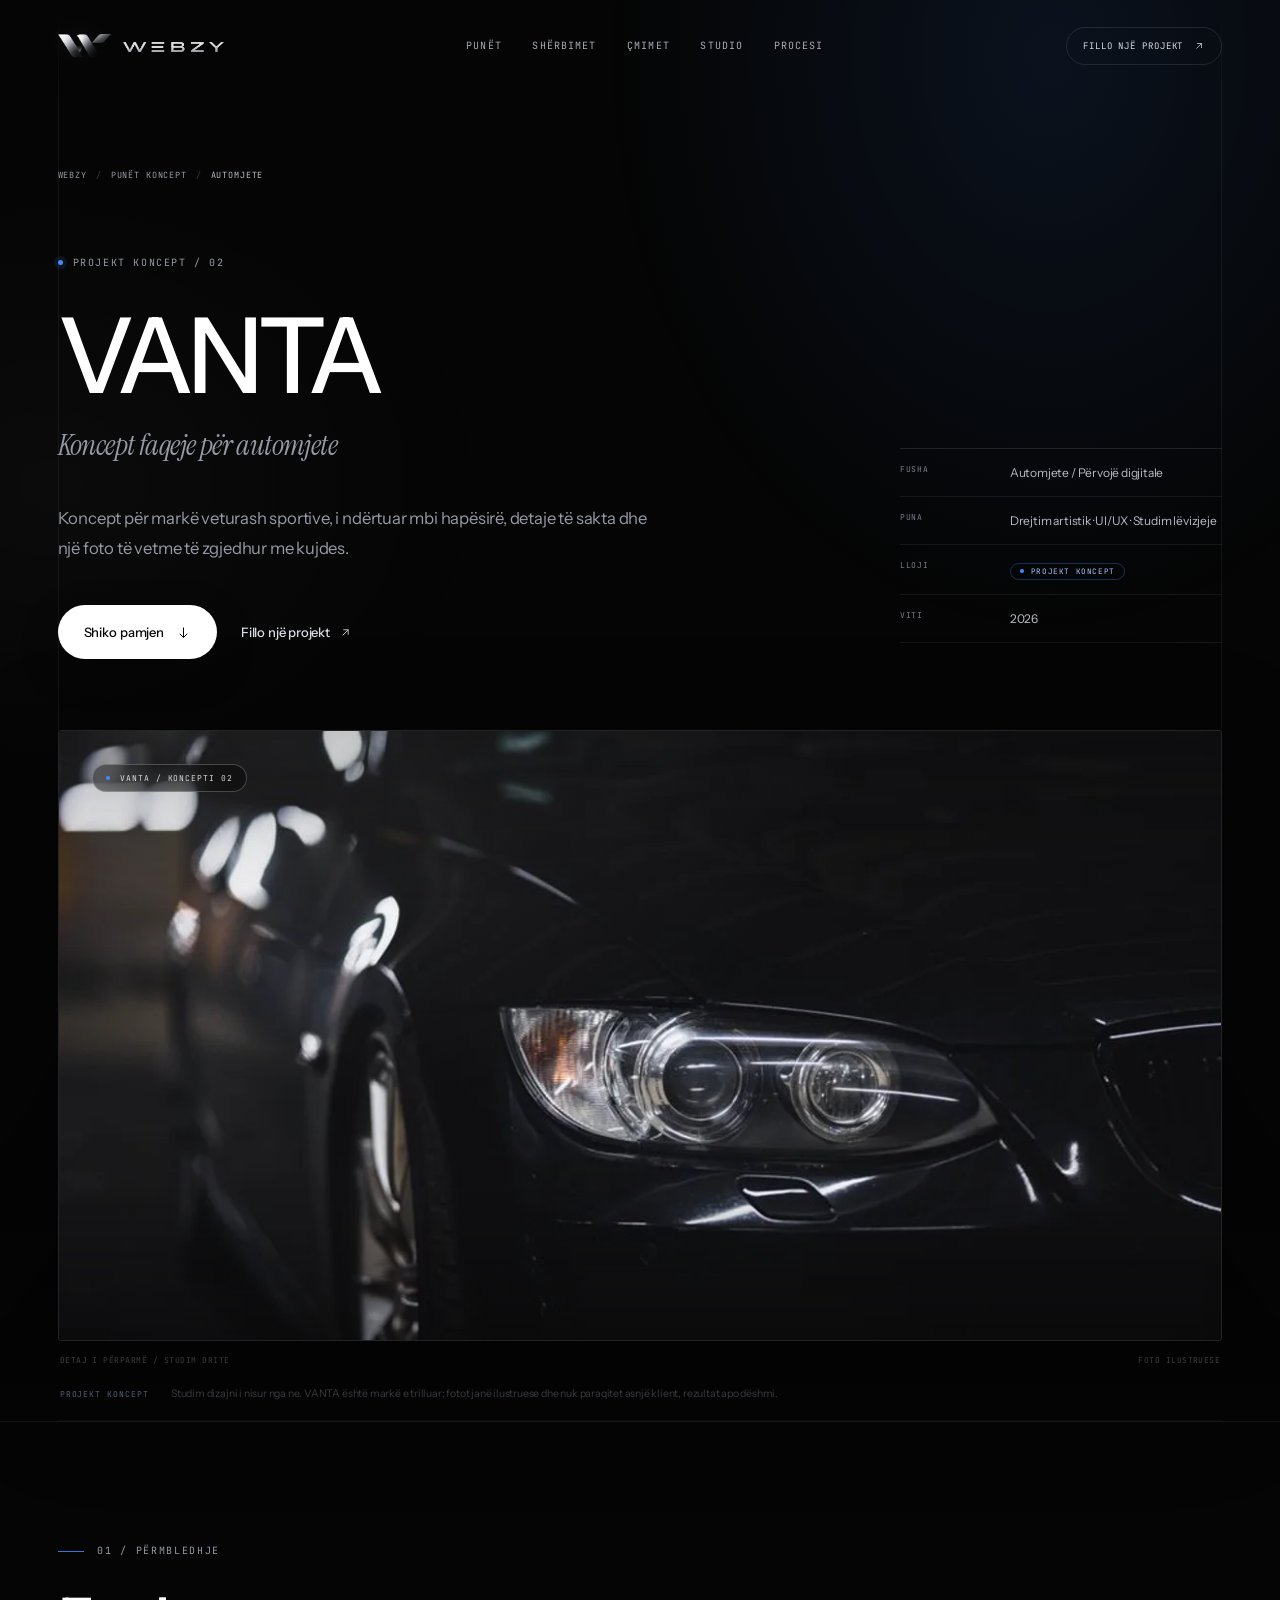
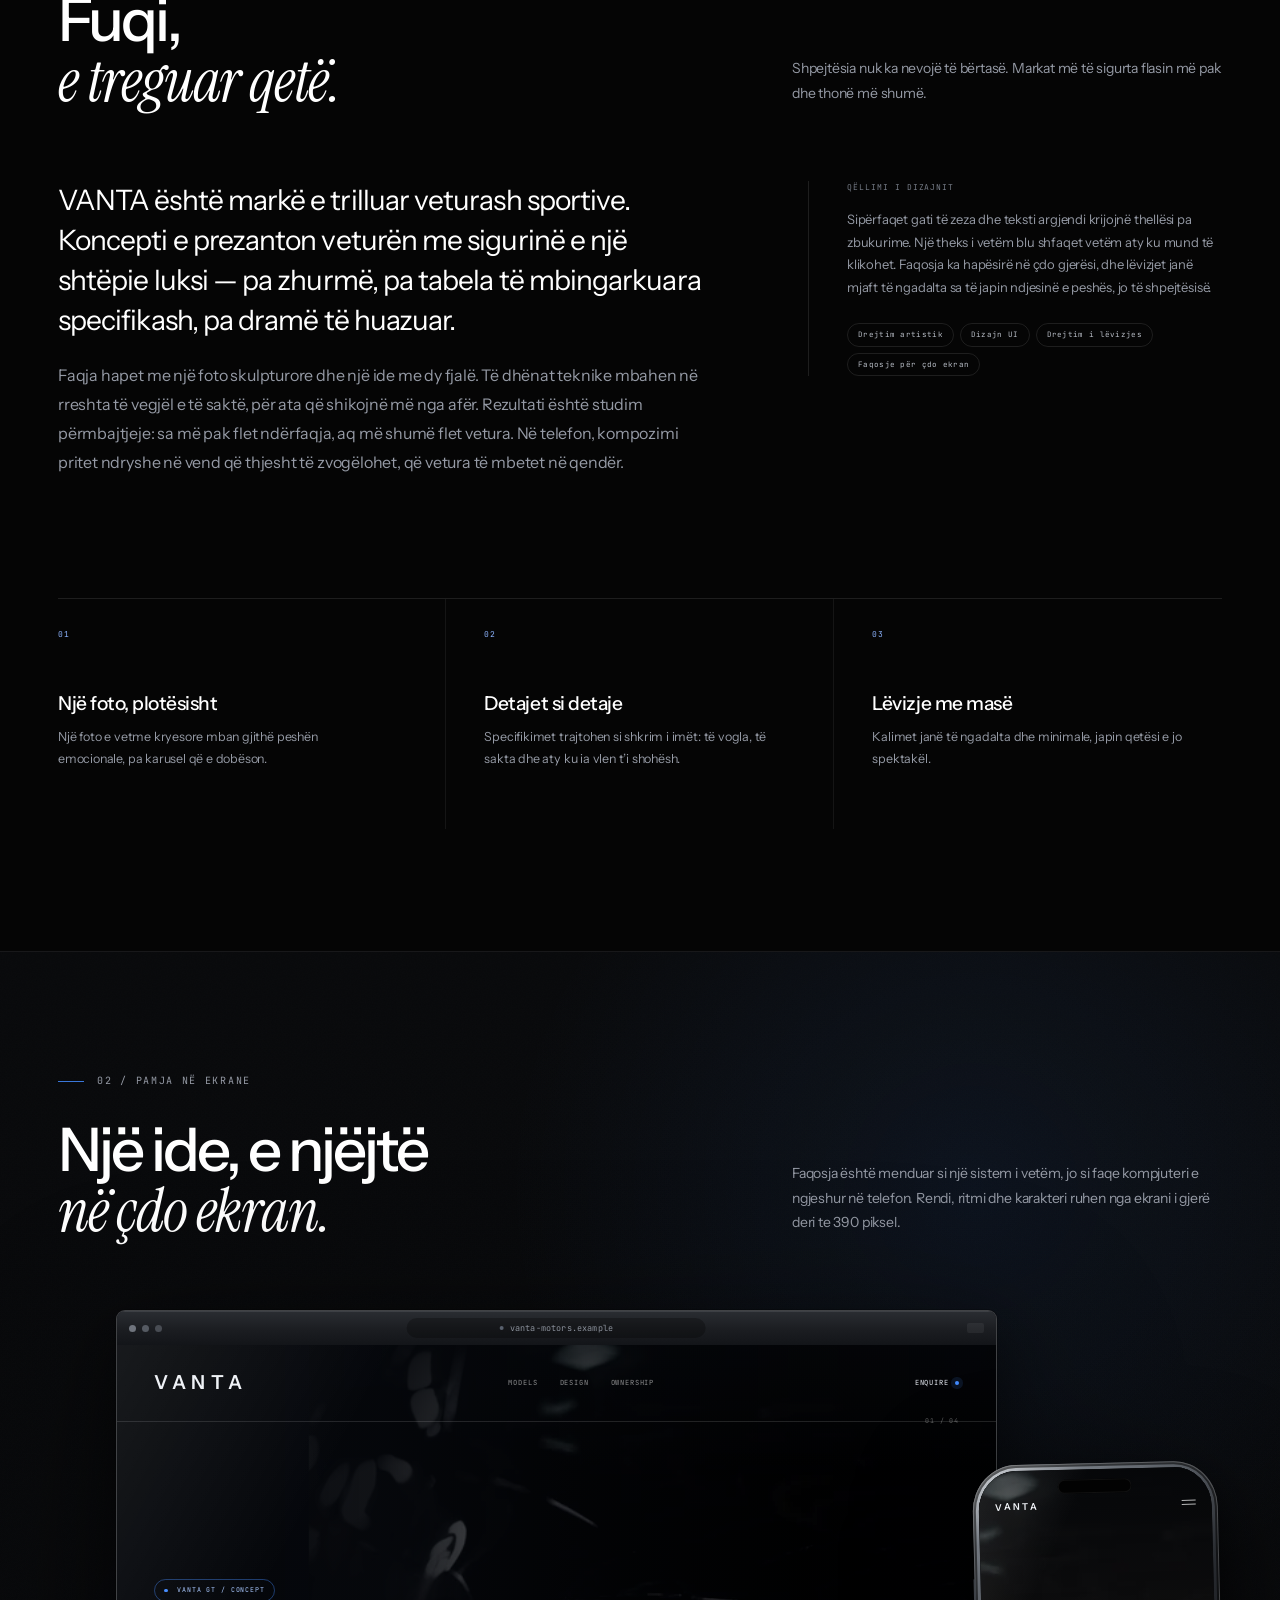
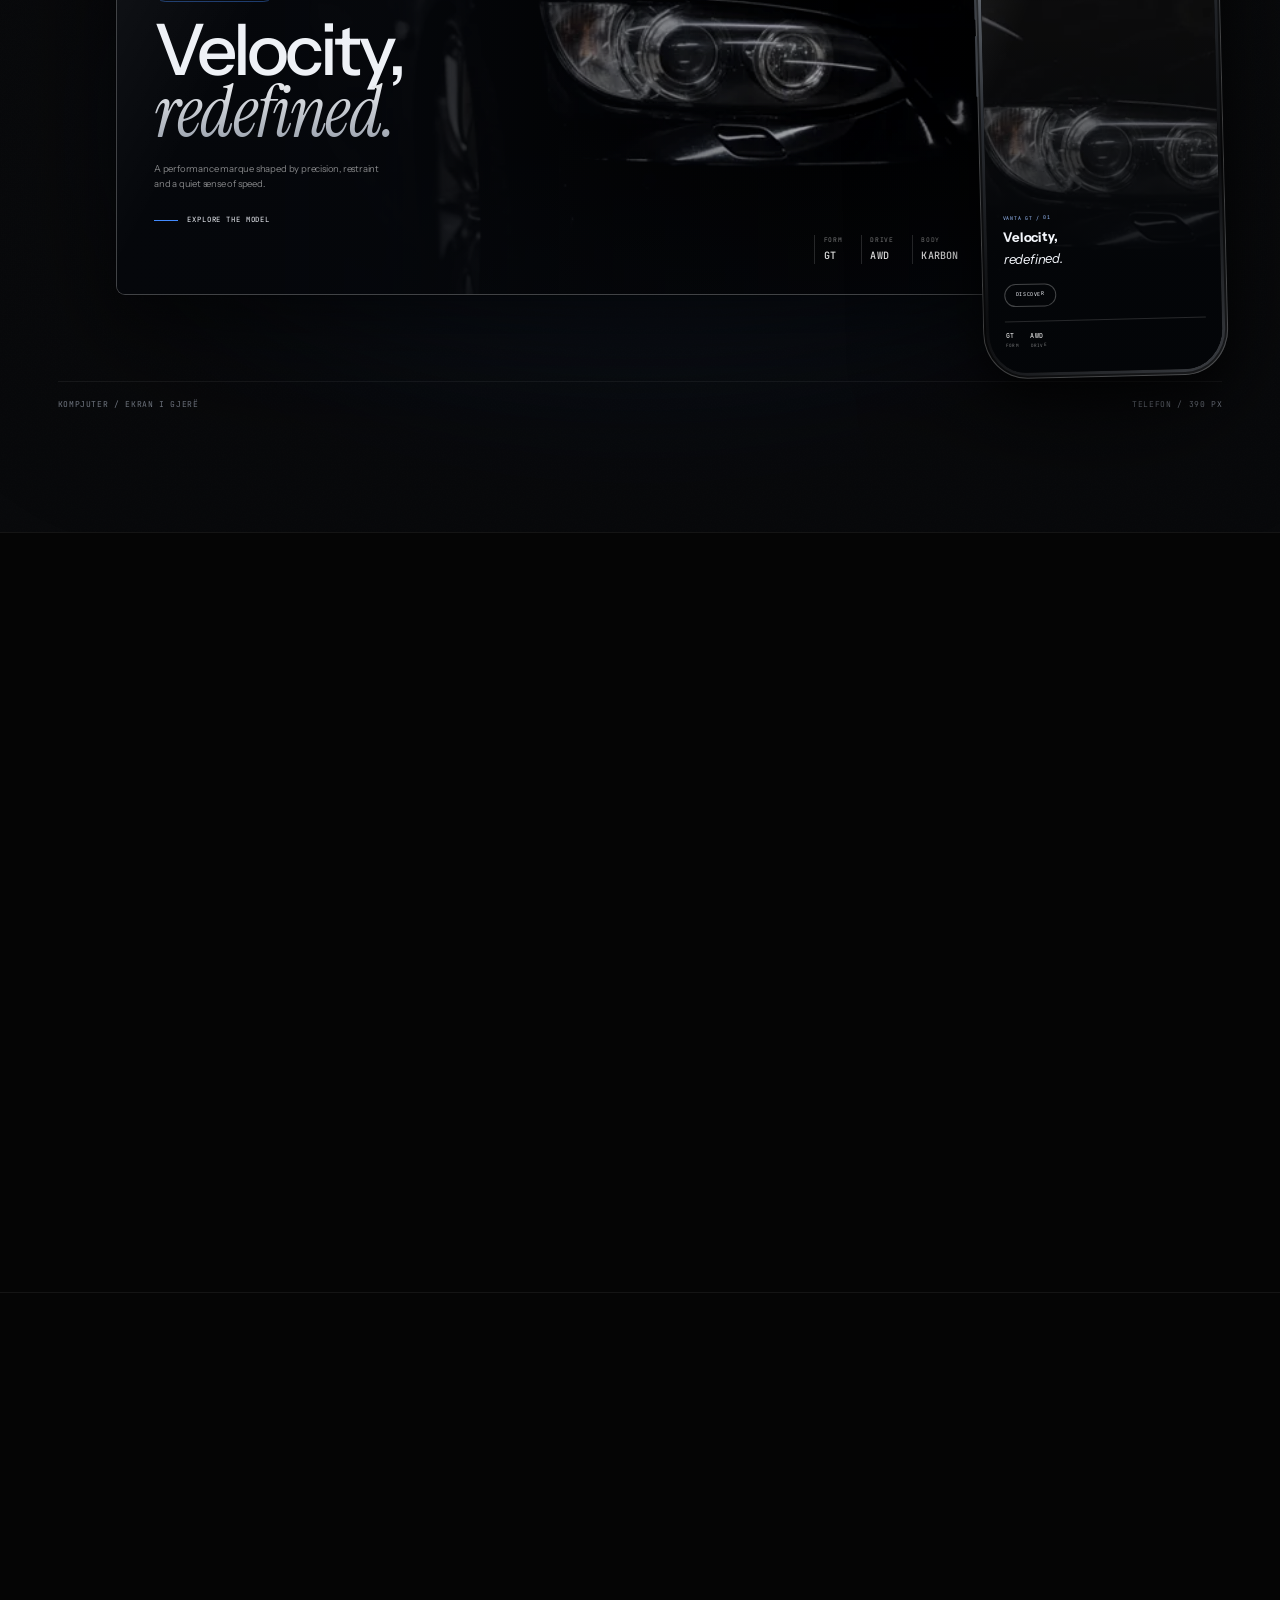
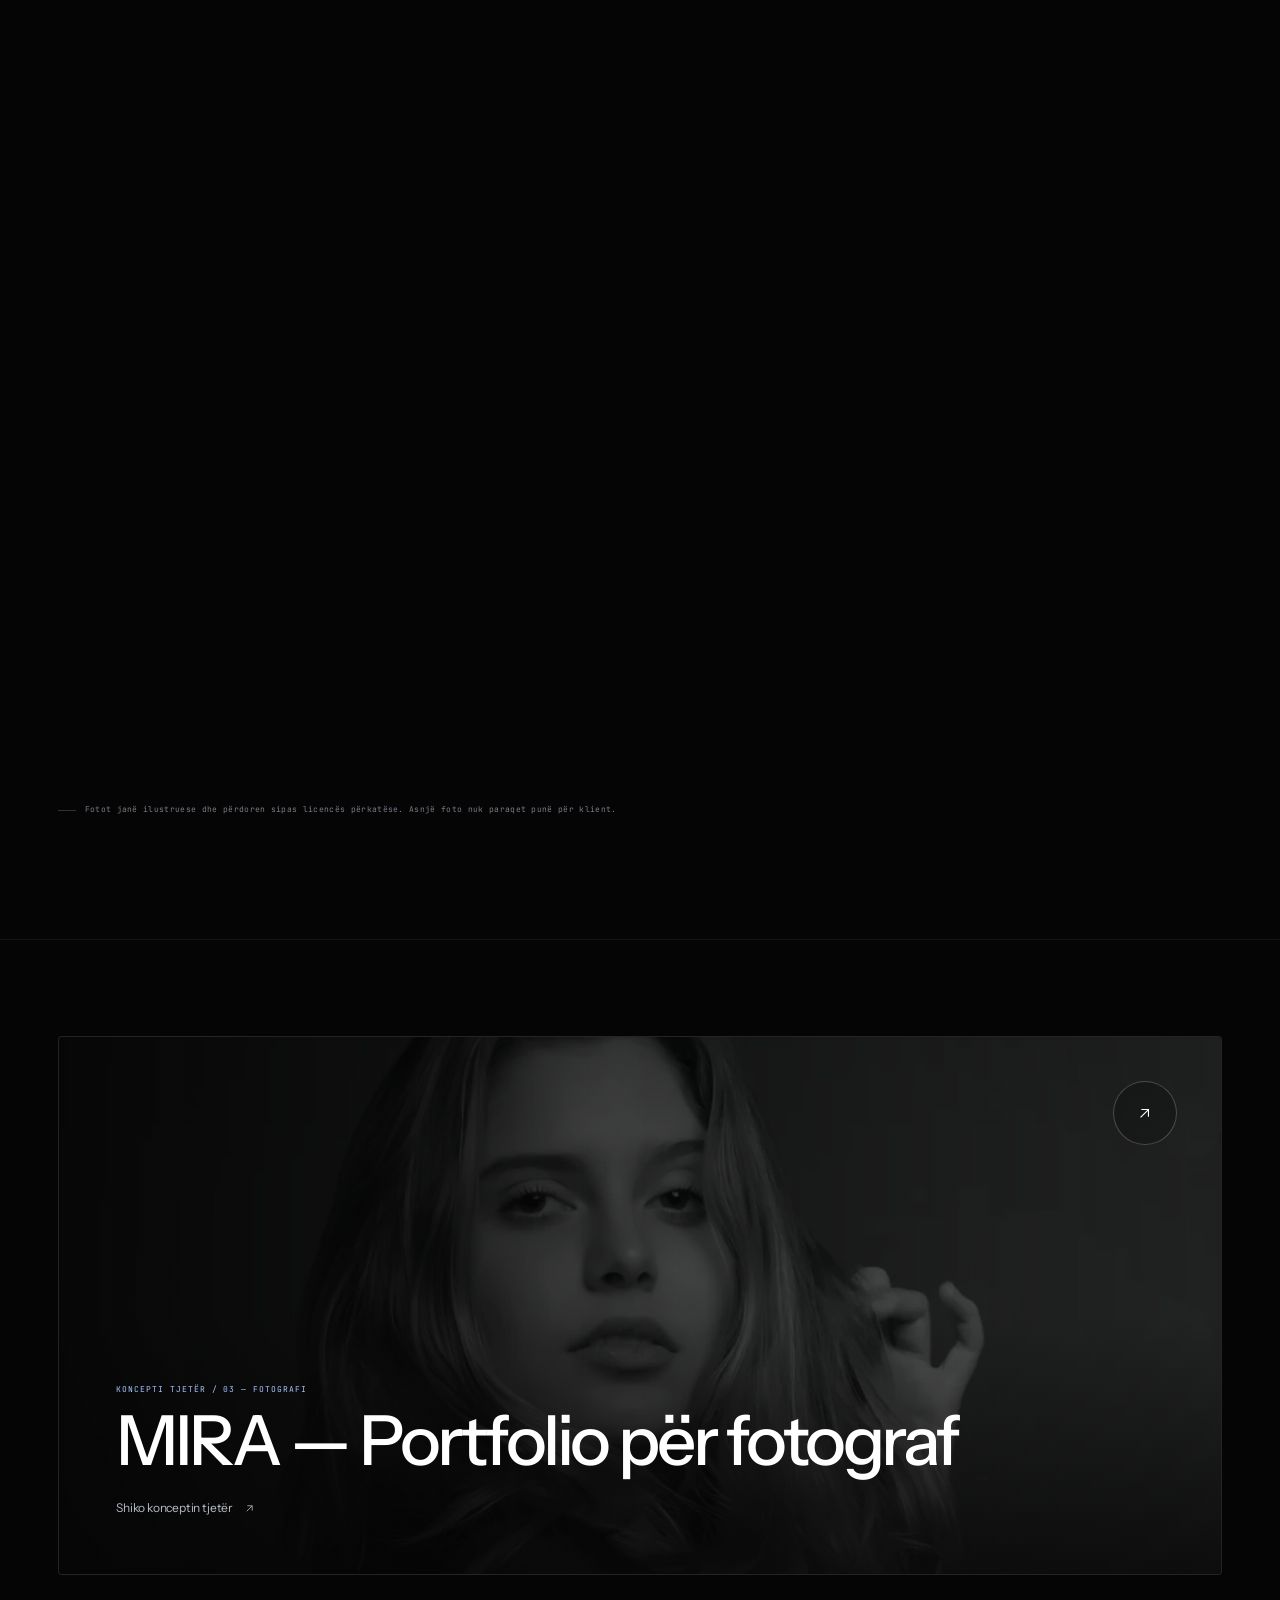
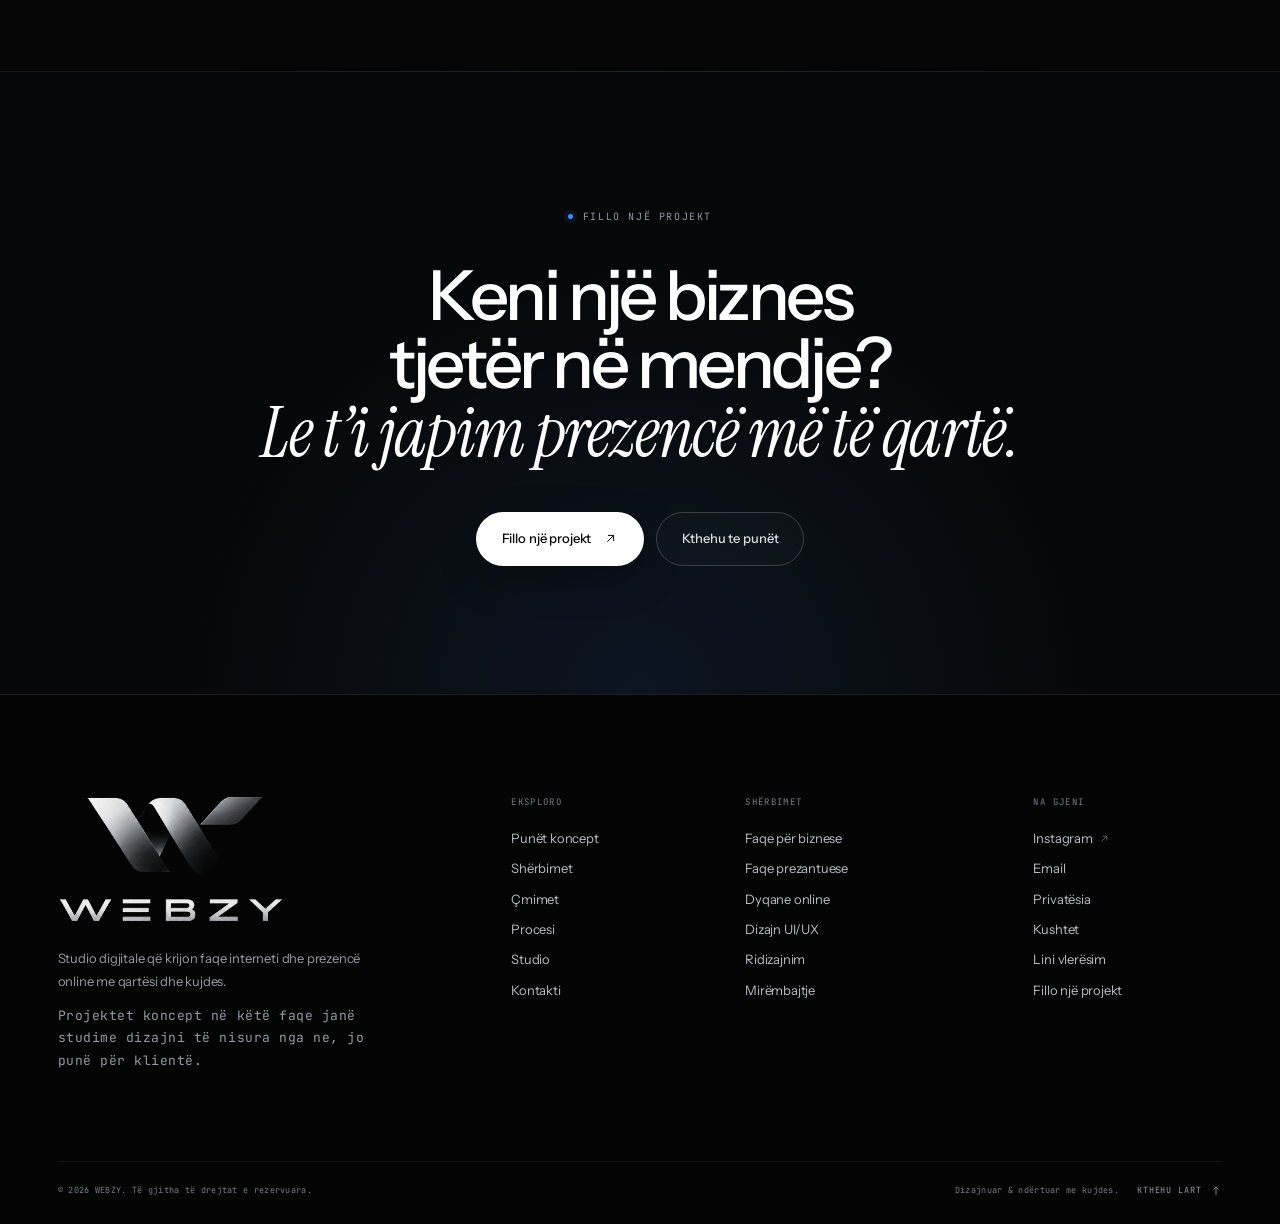
<file: work/automotive.html>
<!DOCTYPE html>
<html lang="sq">
<head>
  <meta charset="utf-8">
  <meta name="viewport" content="width=device-width, initial-scale=1">
  <title>VANTA — Koncept faqeje për automjete | WEBZY</title>
  <meta name="description" content="Projekt koncept i WEBZY: faqe kinematografike për markën e trilluar të veturave VANTA, e ndërtuar mbi hapësirë, detaje të sakta dhe përmbajtje.">
  <meta name="theme-color" content="#050505">
  <meta name="color-scheme" content="dark">
  <meta name="robots" content="index,follow">
  <meta property="og:type" content="article">
  <meta property="og:site_name" content="WEBZY">
  <meta property="og:title" content="VANTA — Koncept faqeje për automjete">
  <meta property="og:description" content="Projekt koncept i WEBZY: faqe kinematografike për markën e trilluar të veturave VANTA, e ndërtuar mbi hapësirë, detaje të sakta dhe përmbajtje.">
  <meta property="og:image" content="https://webzysite.com/assets/img/og-automotive.jpg">
  <meta property="og:image:type" content="image/jpeg">
  <meta property="og:image:width" content="1200">
  <meta property="og:image:height" content="630">
  <meta property="og:image:alt" content="Kartë e projektit koncept VANTA nga WEBZY — faqe për automjete me foto dramatike të fenerit.">
  <meta name="twitter:card" content="summary_large_image">
  <meta name="twitter:title" content="VANTA — Koncept faqeje për automjete">
  <meta name="twitter:description" content="Projekt koncept i WEBZY: faqe kinematografike për markën e trilluar të veturave VANTA, e ndërtuar mbi hapësirë, detaje të sakta dhe përmbajtje.">
  <meta name="twitter:image" content="https://webzysite.com/assets/img/og-automotive.jpg">
  <meta name="twitter:image:alt" content="Kartë e projektit koncept VANTA nga WEBZY — faqe për automjete me foto dramatike të fenerit.">
  <link rel="canonical" href="https://webzysite.com/work/automotive.html">
  <meta property="og:url" content="https://webzysite.com/work/automotive.html">
  <link rel="icon" href="/favicon.ico" sizes="48x48">
  <link rel="icon" type="image/png" sizes="192x192" href="../assets/img/favicon-192.png">
  <link rel="icon" type="image/png" sizes="96x96" href="../assets/img/favicon-96.png">
  <link rel="manifest" href="/site.webmanifest">
  <link rel="apple-touch-icon" href="../assets/img/apple-touch-icon.png">
  <link rel="preload" href="../assets/fonts/instrument-sans-latin.woff2" as="font" type="font/woff2" crossorigin>
  <link rel="preload" href="../assets/fonts/instrument-serif-italic-latin.woff2" as="font" type="font/woff2" crossorigin>
  <link rel="preload" href="../assets/fonts/jetbrains-mono-latin.woff2" as="font" type="font/woff2" crossorigin>
  <link rel="preload" as="image" href="../assets/img/auto-01.webp">
  <link rel="stylesheet" href="../assets/css/base.css">
  <link rel="stylesheet" href="../assets/css/detail.css">
  <link rel="stylesheet" href="../assets/css/mockups.css">
  <script>document.documentElement.classList.add('js');</script>
</head>
<body class="detail-page">
  <a class="skip-link" href="#main">Kalo te përmbajtja</a>
  <div class="page-rails" aria-hidden="true"></div>

  <header class="site-header" data-header>
    <div class="header-inner container">
      <a class="brand" href="../index.html" aria-label="WEBZY — ballina">
        <img class="brand__mark" src="../assets/img/webzy-mark.png" alt="" width="592" height="264">
        <img class="brand__word" src="../assets/img/webzy-wordmark.png" alt="WEBZY" width="752" height="75">
      </a>
      <nav class="site-nav" aria-label="Navigimi kryesor">
        <a class="nav-link" href="../index.html#work">Punët</a>
        <a class="nav-link" href="../index.html#services">Shërbimet</a>
        <a class="nav-link" href="../index.html#pricing">Çmimet</a>
        <a class="nav-link" href="../index.html#studio">Studio</a>
        <a class="nav-link" href="../index.html#process">Procesi</a>
      </nav>
      <div class="header-actions">
        <a class="header-cta" href="../index.html#contact">
          Fillo një projekt
          <svg viewBox="0 0 24 24" fill="none" stroke="currentColor" stroke-width="1.5" aria-hidden="true"><path d="M7 17 17 7M8 7h9v9"/></svg>
        </a>
        <button class="menu-toggle" type="button" aria-expanded="false" aria-controls="mobile-menu" aria-label="Hap menunë" data-menu-toggle>
          <span></span><span></span>
        </button>
      </div>
    </div>
  </header>

  <div class="mobile-menu" id="mobile-menu" data-menu>
    <div class="mobile-menu__inner">
      <nav class="mobile-menu__nav" aria-label="Navigimi në telefon">
        <a class="mobile-menu__link" href="../index.html#work">Punët <span>01</span></a>
        <a class="mobile-menu__link" href="../index.html#services">Shërbimet <span>02</span></a>
        <a class="mobile-menu__link" href="../index.html#pricing">Çmimet <span>03</span></a>
        <a class="mobile-menu__link" href="../index.html#studio">Studio <span>04</span></a>
        <a class="mobile-menu__link" href="../index.html#process">Procesi <span>05</span></a>
        <a class="mobile-menu__link" href="../index.html#contact">Kontakti <span>06</span></a>
      </nav>
      <div class="mobile-menu__foot">
        <div>
          <p>WEBZY — Studio për web dizajn.</p>
          <p><a href="mailto:webzysite@hotmail.com" data-email-link><span data-email-text>webzysite@hotmail.com</span></a></p>
        </div>
        <div class="mobile-menu__social">
          <a href="https://www.instagram.com/webzysite/" target="_blank" rel="noopener noreferrer" data-instagram>Instagram <span aria-hidden="true">↗</span></a>
          <a href="../index.html#contact">Fillo një projekt <span aria-hidden="true">↗</span></a>
        </div>
      </div>
    </div>
  </div>

  <main id="main" class="main">
    <article class="project">
      <header class="project-hero">
        <div class="container">
          <nav class="breadcrumb" aria-label="Rruga e navigimit">
            <ol>
              <li><a href="../index.html">WEBZY</a></li>
              <li><a href="../index.html#work">Punët koncept</a></li>
              <li aria-current="page">Automjete</li>
            </ol>
          </nav>

          <div class="project-hero__grid">
            <div class="project-hero__copy">
              <p class="eyebrow"><span class="eyebrow__dot"></span>Projekt koncept / 02</p>
              <h1 class="project-hero__title">VANTA<span>Koncept faqeje për automjete</span></h1>
              <p class="project-hero__lede">Koncept për markë veturash sportive, i ndërtuar mbi hapësirë, detaje të sakta dhe një foto të vetme të zgjedhur me kujdes.</p>
              <div class="project-hero__actions">
                <a class="btn btn--primary" href="#preview">Shiko pamjen <svg viewBox="0 0 24 24" fill="none" stroke="currentColor" stroke-width="1.6" aria-hidden="true"><path d="M12 4v16m0 0 6-6m-6 6-6-6"/></svg></a>
                <a class="text-link" href="../index.html#contact">Fillo një projekt <svg viewBox="0 0 24 24" fill="none" stroke="currentColor" stroke-width="1.6" aria-hidden="true"><path d="M7 17 17 7M8 7h9v9"/></svg></a>
              </div>
            </div>

            <dl class="project-meta">
              <div><dt>Fusha</dt><dd>Automjete / Përvojë digjitale</dd></div>
              <div><dt>Puna</dt><dd>Drejtim artistik · UI/UX · Studim lëvizjeje</dd></div>
              <div><dt>Lloji</dt><dd><span class="status-pill">Projekt koncept</span></dd></div>
              <div><dt>Viti</dt><dd>2026</dd></div>
            </dl>
          </div>
        </div>

        <figure class="project-cover">
          <div class="project-cover__media">
            <img src="../assets/img/auto-01.webp" alt="Feneri i një veture sportive të zezë natën, nga afër — foto ilustruese për VANTA." width="1200" height="800" fetchpriority="high" decoding="async" style="object-position: 56% 52%">
            <span class="project-cover__badge">VANTA / Koncepti 02</span>
          </div>
          <figcaption><span>Detaj i përparmë / studim drite</span><span>Foto ilustruese</span></figcaption>
        </figure>

        <aside class="concept-note" aria-label="Shënim për projektin koncept">
          <span class="concept-note__label">Projekt koncept</span>
          <p>Studim dizajni i nisur nga ne. VANTA është markë e trilluar; fotot janë ilustruese dhe nuk paraqitet asnjë klient, rezultat apo dëshmi.</p>
        </aside>
      </header>

      <section class="detail-section detail-overview" aria-labelledby="overview-title">
        <div class="container">
          <div class="detail-head">
            <div data-reveal>
              <p class="section-label">01 / Përmbledhje</p>
              <h2 class="detail-title" id="overview-title">Fuqi,<br><em>e treguar qetë.</em></h2>
            </div>
            <p class="detail-head__intro" data-reveal style="--delay: 80ms">Shpejtësia nuk ka nevojë të bërtasë. Markat më të sigurta flasin më pak dhe thonë më shumë.</p>
          </div>
          <div class="detail-two">
            <div class="detail-body" data-reveal>
              <p class="detail-lead">VANTA është markë e trilluar veturash sportive. Koncepti e prezanton veturën me sigurinë e një shtëpie luksi — pa zhurmë, pa tabela të mbingarkuara specifikash, pa dramë të huazuar.</p>
              <p>Faqja hapet me një foto skulpturore dhe një ide me dy fjalë. Të dhënat teknike mbahen në rreshta të vegjël e të saktë, për ata që shikojnë më nga afër. Rezultati është studim përmbajtjeje: sa më pak flet ndërfaqja, aq më shumë flet vetura. Në telefon, kompozimi pritet ndryshe në vend që thjesht të zvogëlohet, që vetura të mbetet në qendër.</p>
            </div>
            <div class="detail-aside" data-reveal style="--delay: 90ms">
              <p class="mini-label">Qëllimi i dizajnit</p>
              <p>Sipërfaqet gati të zeza dhe teksti argjendi krijojnë thellësi pa zbukurime. Një theks i vetëm blu shfaqet vetëm aty ku mund të klikohet. Faqosja ka hapësirë në çdo gjerësi, dhe lëvizjet janë mjaft të ngadalta sa të japin ndjesinë e peshës, jo të shpejtësisë.</p>
              <ul class="tags" aria-label="Puna në projekt"><li>Drejtim artistik</li><li>Dizajn UI</li><li>Drejtim i lëvizjes</li><li>Faqosje për çdo ekran</li></ul>
            </div>
          </div>
        </div>
      </section>

      <section class="detail-section detail-principles" aria-label="Parimet e dizajnit">
        <div class="container">
          <div class="principles">
            <article class="principle" data-reveal style="--delay: 0ms">
              <span class="principle__num">01</span>
              <h3>Një foto, plotësisht</h3>
              <p>Një foto e vetme kryesore mban gjithë peshën emocionale, pa karusel që e dobëson.</p>
            </article>
            <article class="principle" data-reveal style="--delay: 70ms">
              <span class="principle__num">02</span>
              <h3>Detajet si detaje</h3>
              <p>Specifikimet trajtohen si shkrim i imët: të vogla, të sakta dhe aty ku ia vlen t’i shohësh.</p>
            </article>
            <article class="principle" data-reveal style="--delay: 140ms">
              <span class="principle__num">03</span>
              <h3>Lëvizje me masë</h3>
              <p>Kalimet janë të ngadalta dhe minimale, japin qetësi e jo spektakël.</p>
            </article>
          </div>
        </div>
      </section>

      <section class="detail-section detail-preview" id="preview" aria-labelledby="preview-title">
        <div class="container">
          <div class="detail-head">
            <div data-reveal>
              <p class="section-label">02 / Pamja në ekrane</p>
              <h2 class="detail-title" id="preview-title">Një ide, e njëjtë<br><em>në çdo ekran.</em></h2>
            </div>
            <p class="detail-head__intro" data-reveal style="--delay: 80ms">Faqosja është menduar si një sistem i vetëm, jo si faqe kompjuteri e ngjeshur në telefon. Rendi, ritmi dhe karakteri ruhen nga ekrani i gjerë deri te 390 piksel.</p>
          </div>

          <div class="device-stage" role="img" aria-label="Pamja në kompjuter dhe telefon e konceptit VANTA">
            <div class="device-stage__desktop" aria-hidden="true">
<div class="browser" aria-hidden="true">
                  <div class="browser__bar">
                    <span class="browser__dots"><i></i><i></i><i></i></span>
                    <span class="browser__url">vanta-motors.example</span>
                  </div>
                  <div class="browser__screen">
                    <div class="mock-vanta">
                      <img class="mock-vanta__image" src="../assets/img/auto-01-sm.webp" alt="" width="640" height="427" loading="lazy" decoding="async">
                      <div class="mock-vanta__scrim"></div>
                      <div class="mock-vanta__nav">
                        <span class="mock-vanta__logo">VANTA</span>
                        <div class="mock-vanta__links"><span>Models</span><span>Design</span><span>Ownership</span></div>
                        <span class="mock-vanta__enquire">Enquire</span>
                      </div>
                      <span class="mock-vanta__index">01 / 04</span>
                      <div class="mock-vanta__content">
                        <span class="mock-vanta__kicker">Vanta GT / Concept</span>
                        <h4>Velocity,<br><em>redefined.</em></h4>
                        <p class="mock-vanta__desc">A performance marque shaped by precision, restraint and a quiet sense of speed.</p>
                        <span class="mock-vanta__cta">Explore the model</span>
                      </div>
                      <div class="mock-vanta__specs">
                        <span>Form<strong>GT</strong></span>
                        <span>Drive<strong>AWD</strong></span>
                        <span>Body<strong>Karbon</strong></span>
                      </div>
                      <span class="mock-vanta__rail">Scroll to explore</span>
                    </div>
                  </div>
                </div>
            </div>
            <div class="device-stage__phone" aria-hidden="true">
<div class="phone-frame phone-frame--card" aria-hidden="true">
                  <div class="phone-frame__screen">
                    <div class="phone-mock--vanta">
                      <img class="pm-vanta__image" src="../assets/img/auto-01-sm.webp" alt="" width="640" height="427" loading="lazy" decoding="async">
                      <div class="pm-vanta__scrim"></div>
                      <div class="pm-vanta__nav">
                        <span class="pm-vanta__logo">VANTA</span>
                        <span class="pm-vanta__menu"><span></span><span></span></span>
                      </div>
                      <div class="pm-vanta__content">
                        <span class="pm-vanta__kicker">Vanta GT / 01</span>
                        <h5>Velocity,<br><em>redefined.</em></h5>
                        <span class="pm-vanta__cta">Discover</span>
                        <div class="pm-vanta__specs">
                          <span><strong>GT</strong>Form</span>
                          <span><strong>AWD</strong>Drive</span>
                        </div>
                      </div>
                    </div>
                  </div>
                  <span class="phone-frame__island" aria-hidden="true"></span>
                </div>
            </div>
          </div>
          <div class="device-labels"><span>Kompjuter / ekran i gjerë</span><span>Telefon / 390 px</span></div>
        </div>
      </section>

      <section class="detail-section detail-language" aria-labelledby="language-title">
        <div class="container">
          <div class="language-grid">
            <div class="language-copy" data-reveal>
              <p class="section-label">03 / Gjuha vizuale</p>
              <h2 class="detail-title" id="language-title">Errësirë me<br><em>saktësi.</em></h2>
              <p>Karboni dhe grafiti i japin faqes thellësi. Argjendi mban informacionin, ndërsa bluja shënon vetëm atë që mund të klikohet.</p>
              <div class="palette">
            <div class="swatch">
              <div class="swatch__chip" style="--swatch: #060709"></div>
              <div class="swatch__info"><span class="swatch__name">Karbon</span><span class="swatch__hex">#060709</span></div>
            </div>
            <div class="swatch">
              <div class="swatch__chip" style="--swatch: #14171C"></div>
              <div class="swatch__info"><span class="swatch__name">Grafit</span><span class="swatch__hex">#14171C</span></div>
            </div>
            <div class="swatch is-light">
              <div class="swatch__chip" style="--swatch: #C7CBD2"></div>
              <div class="swatch__info"><span class="swatch__name">Argjend</span><span class="swatch__hex">#C7CBD2</span></div>
            </div>
            <div class="swatch">
              <div class="swatch__chip" style="--swatch: #438BFF"></div>
              <div class="swatch__info"><span class="swatch__name">Sinjal</span><span class="swatch__hex">#438BFF</span></div>
            </div>
              </div>
            </div>

            <div class="type-card" data-reveal style="--delay: 90ms">
              <div class="type-card__head"><span>Tipografia</span><span>Sistemi i konceptit</span></div>
              <p class="type-sample">Velocity, <em>redefined.</em></p>
              <div class="type-rows">
            <div class="type-row"><span>Tituj</span><strong>Instrument Sans</strong><span>Mesatare</span></div>
            <div class="type-row"><span>Theks</span><strong>Instrument Serif</strong><span>Kursive</span></div>
            <div class="type-row"><span>Etiketa</span><strong>JetBrains Mono</strong><span>E rregullt</span></div>
              </div>
              <p class="type-card__foot">Të gjitha shkronjat ruhen në këtë faqe dhe përdoren njësoj në koncept dhe në faqe.</p>
            </div>
          </div>
        </div>
      </section>

      <section class="detail-section detail-gallery" aria-labelledby="gallery-title">
        <div class="container">
          <div class="detail-head">
            <div data-reveal>
              <p class="section-label">04 / Detajet</p>
              <h2 class="detail-title" id="gallery-title">Lëvizje, dritë dhe<br><em>një subjekt i vetëm.</em></h2>
            </div>
            <p class="detail-head__intro" data-reveal style="--delay: 80ms">Fotot ndihmëse janë qëllimisht të pakta: njëra për lëvizjen, tjetra për saktësinë e vetë objektit.</p>
          </div>
          <div class="gallery">
          <figure class="gallery__item gallery__item--7" data-reveal style="--delay: 0ms">
            <div class="gallery__media" style="--ar: 4 / 3">
              <img src="../assets/img/auto-02.webp" alt="Veturë e errët në lëvizje mes dritave të qytetit natën, e fotografuar me turbullim lëvizjeje." width="1200" height="800" loading="lazy" decoding="async" style="object-position: 50% 50%">
            </div>
            <figcaption><span>Studim lëvizjeje / natë</span><span>01 / 02</span></figcaption>
          </figure>
          <figure class="gallery__item gallery__item--5 gallery__item--offset" data-reveal style="--delay: 70ms">
            <div class="gallery__media" style="--ar: 3 / 4">
              <img src="../assets/img/auto-01.webp" alt="Feneri dhe pjesa e përparme e një veture sportive të zezë, nga afër." width="1200" height="800" loading="lazy" decoding="async" style="object-position: 62% 50%">
            </div>
            <figcaption><span>Detaj i përparmë / studim drite</span><span>02 / 02</span></figcaption>
          </figure>
          </div>
          <p class="gallery-note">Fotot janë ilustruese dhe përdoren sipas licencës përkatëse. Asnjë foto nuk paraqet punë për klient.</p>
        </div>
      </section>

      <section class="detail-section detail-next" aria-labelledby="next-title">
        <div class="container">
          <a class="next-card" href="photography.html" aria-label="Koncepti tjetër: MIRA — Portfolio për fotograf">
            <img class="next-card__image" src="../assets/img/photo-01.webp" alt="" width="1200" height="800" loading="lazy" decoding="async" style="object-position: 50% 30%">
            <span class="next-card__shade" aria-hidden="true"></span>
            <div class="next-card__copy">
              <span class="next-card__eyebrow">Koncepti tjetër / 03 — Fotografi</span>
              <h2 id="next-title">MIRA — Portfolio për fotograf</h2>
              <span class="next-card__link">Shiko konceptin tjetër <svg viewBox="0 0 24 24" fill="none" stroke="currentColor" stroke-width="1.5" aria-hidden="true"><path d="M7 17 17 7M8 7h9v9"/></svg></span>
            </div>
            <span class="next-card__arrow" aria-hidden="true"><svg viewBox="0 0 24 24" fill="none" stroke="currentColor" stroke-width="1.4"><path d="M7 17 17 7M8 7h9v9"/></svg></span>
          </a>
        </div>
      </section>

      <section class="detail-cta" aria-labelledby="cta-title">
        <div class="container">
          <p class="eyebrow"><span class="eyebrow__dot"></span>Fillo një projekt</p>
          <h2 id="cta-title">Keni një biznes tjetër në mendje?<br><em>Le t’i japim prezencë më të qartë.</em></h2>
          <div class="detail-cta__actions">
            <a class="btn btn--primary" href="../index.html#contact">Fillo një projekt <svg viewBox="0 0 24 24" fill="none" stroke="currentColor" stroke-width="1.6" aria-hidden="true"><path d="M7 17 17 7M8 7h9v9"/></svg></a>
            <a class="btn btn--ghost" href="../index.html#work">Kthehu te punët</a>
          </div>
        </div>
      </section>
    </article>
  </main>

  <footer class="site-footer">
    <div class="container">
      <div class="footer-grid">
        <div class="footer-brand">
          <img class="footer-brand__logo" src="../assets/img/webzy-logo.png" alt="WEBZY — studio për web dizajn" width="764" height="434" loading="lazy" decoding="async">
          <p>Studio digjitale që krijon faqe interneti dhe prezencë online me qartësi dhe kujdes.</p>
          <p class="footer-small">Projektet koncept në këtë faqe janë studime dizajni të nisura nga ne, jo punë për klientë.</p>
        </div>

        <div class="footer-col">
          <h2 class="footer-heading">Eksploro</h2>
          <div class="footer-links">
            <a href="../index.html#work">Punët koncept</a>
            <a href="../index.html#services">Shërbimet</a>
            <a href="../index.html#pricing">Çmimet</a>
            <a href="../index.html#process">Procesi</a>
            <a href="../index.html#studio">Studio</a>
            <a href="../index.html#contact">Kontakti</a>
          </div>
        </div>

        <div class="footer-col">
          <h2 class="footer-heading">Shërbimet</h2>
          <div class="footer-links">
            <a href="../index.html#contact" data-service="Faqe për biznes">Faqe për biznese</a>
            <a href="../index.html#contact" data-service="Faqe prezantuese">Faqe prezantuese</a>
            <a href="../index.html#contact" data-service="Dyqan online">Dyqane online</a>
            <a href="../index.html#contact" data-service="Dizajn UI/UX">Dizajn UI/UX</a>
            <a href="../index.html#contact" data-service="Ridizajnim">Ridizajnim</a>
            <a href="../index.html#contact" data-service="Mirëmbajtje">Mirëmbajtje</a>
          </div>
        </div>

        <div class="footer-col">
          <h2 class="footer-heading">Na gjeni</h2>
          <div class="footer-links">
            <a class="external" href="https://www.instagram.com/webzysite/" target="_blank" rel="noopener noreferrer" data-instagram>Instagram <svg viewBox="0 0 24 24" fill="none" stroke="currentColor" stroke-width="1.6" aria-hidden="true"><path d="M7 17 17 7M8 7h9v9"/></svg></a>
            <a href="mailto:webzysite@hotmail.com" data-email-link>Email</a>
            <a href="../privacy.html">Privatësia</a>
            <a href="../kushtet.html">Kushtet</a>
            <a href="../vleresim.html">Lini vlerësim</a>
            <a href="../index.html#contact">Fillo një projekt</a>
          </div>
        </div>
      </div>

      <div class="footer-bottom">
        <span>© <span data-year>2026</span> WEBZY. Të gjitha të drejtat e rezervuara.</span>
        <div class="footer-bottom__links">
          <span>Dizajnuar &amp; ndërtuar me kujdes.</span>
          <a class="to-top" href="#main">Kthehu lart <svg viewBox="0 0 24 24" fill="none" stroke="currentColor" stroke-width="1.6" aria-hidden="true"><path d="M12 20V4m0 0-5 5m5-5 5 5"/></svg></a>
        </div>
      </div>
    </div>
  </footer>

  <noscript><div class="noscript-note">Disa pjesë interaktive kërkojnë JavaScript. Linket dhe përmbajtja mbeten të qasshme.</div></noscript>
  <script src="../assets/js/config.js" defer></script>
  <script src="../assets/js/main.js" defer></script>
</body>
</html>
</file>
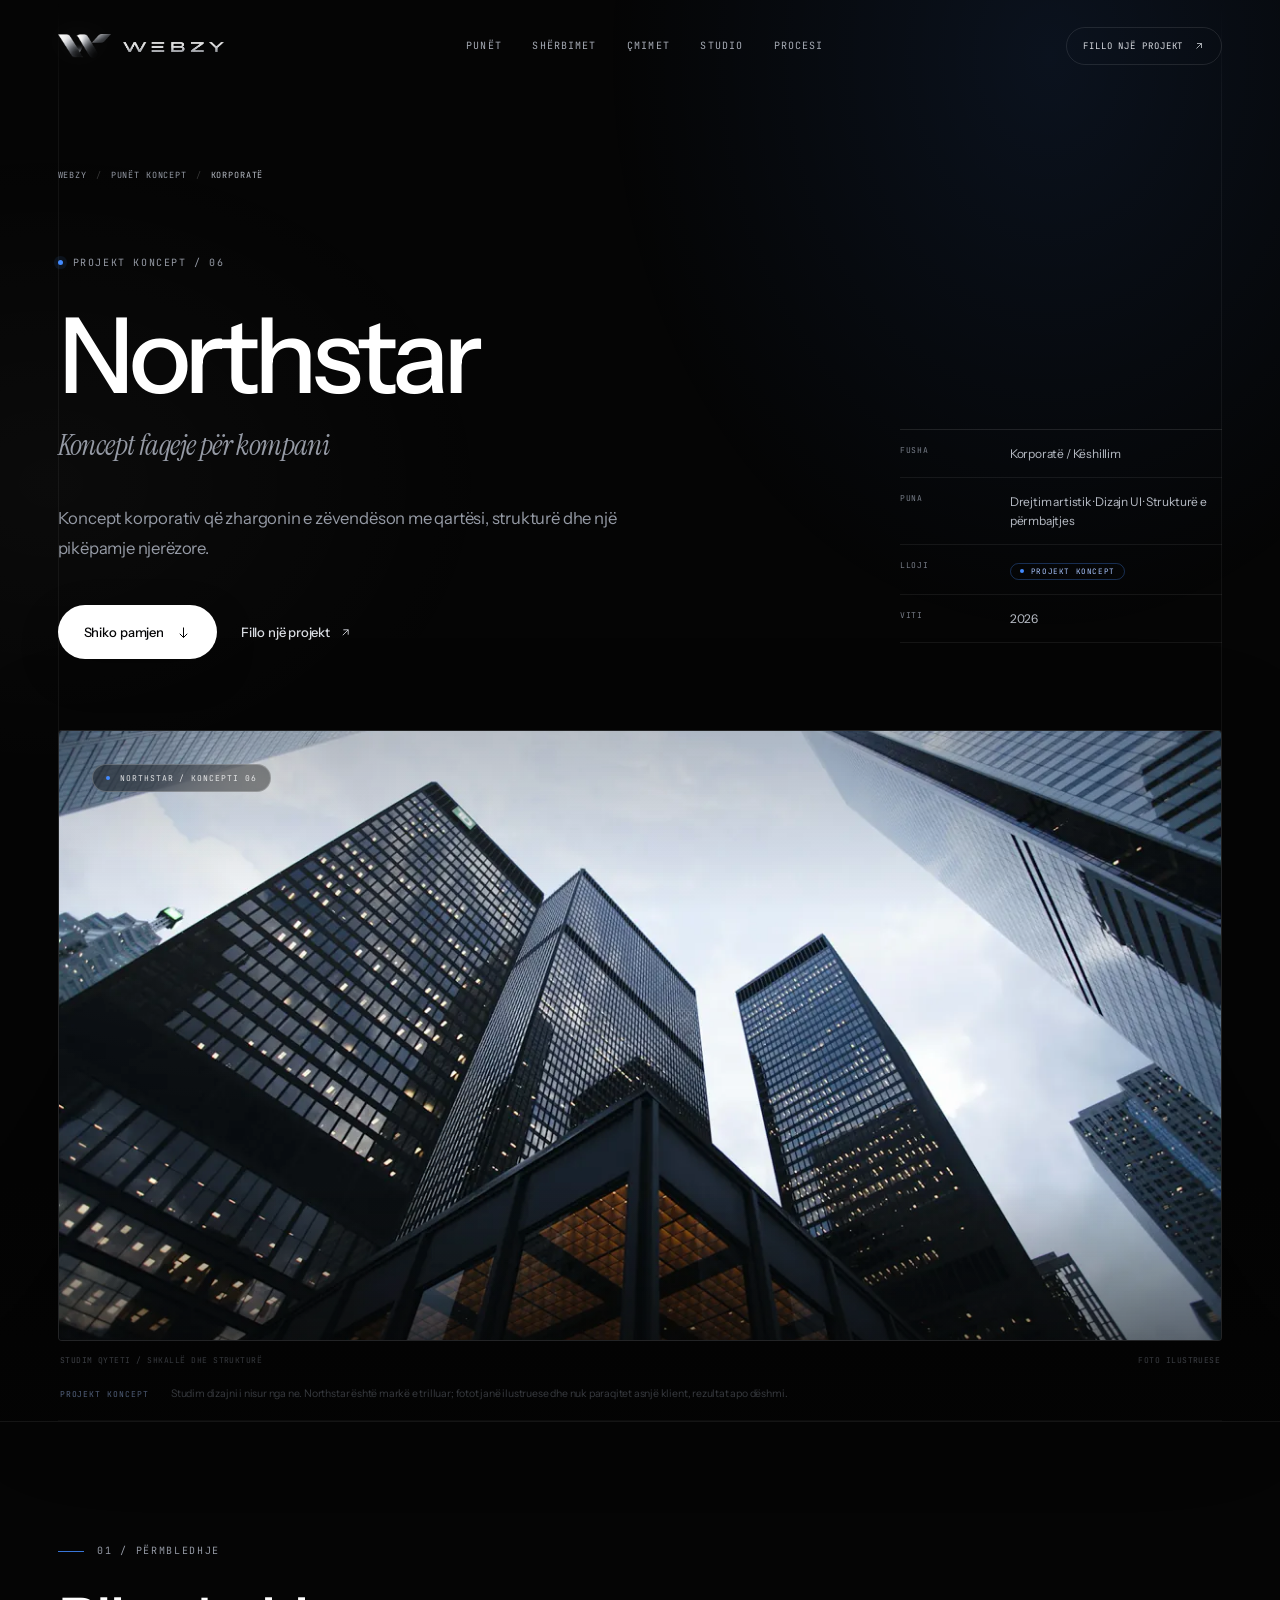
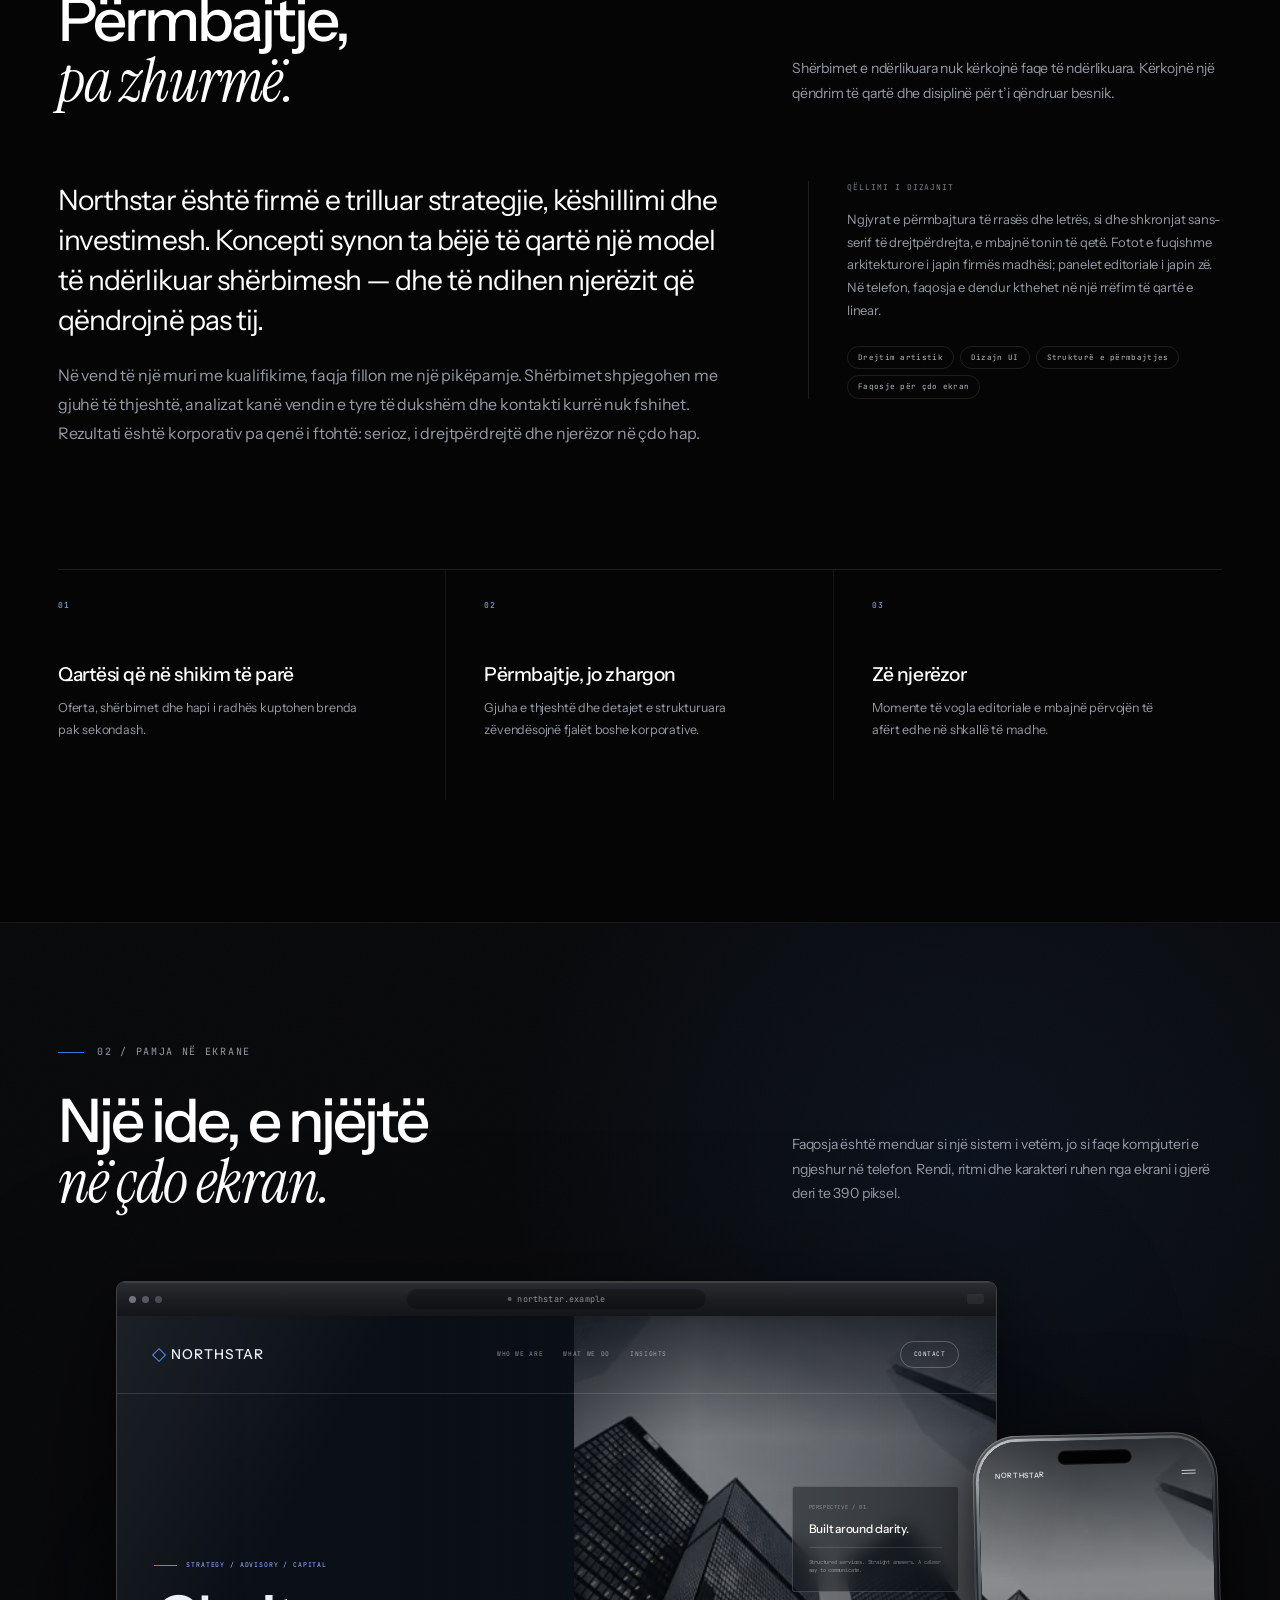
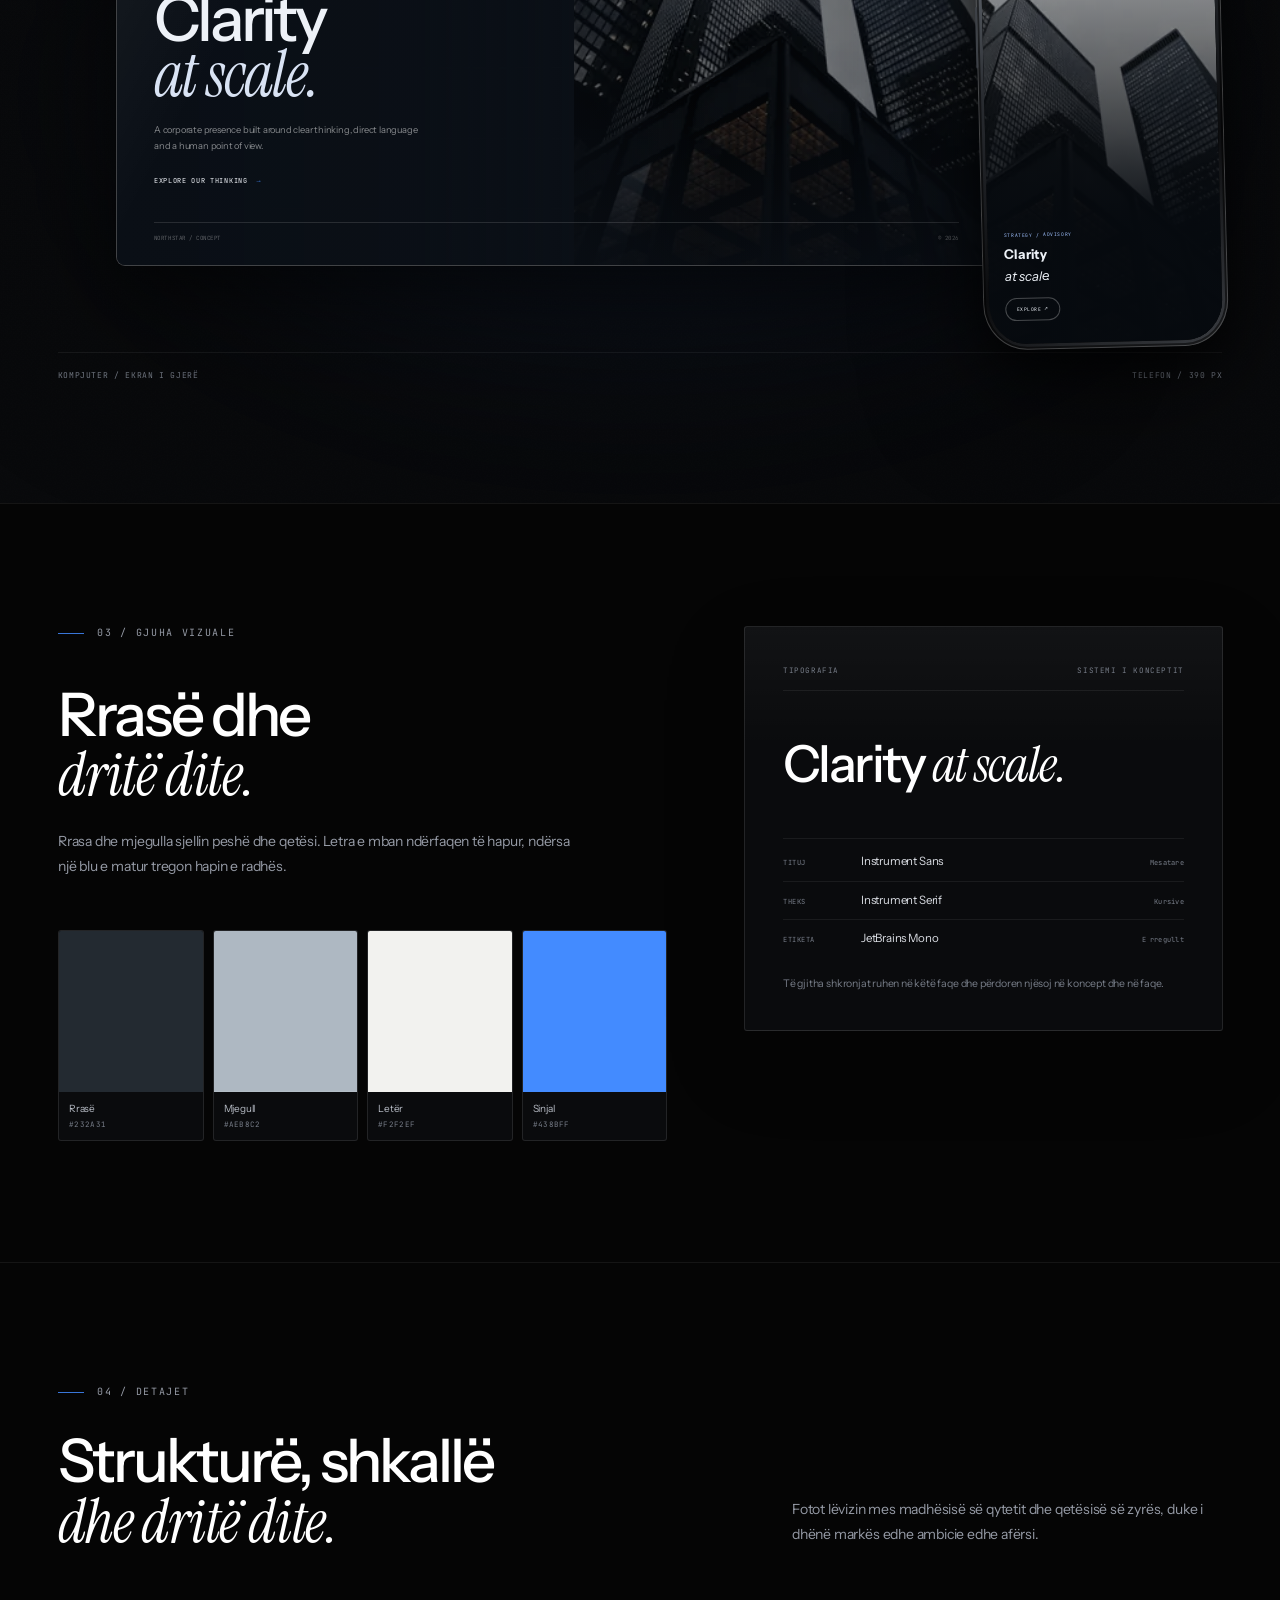
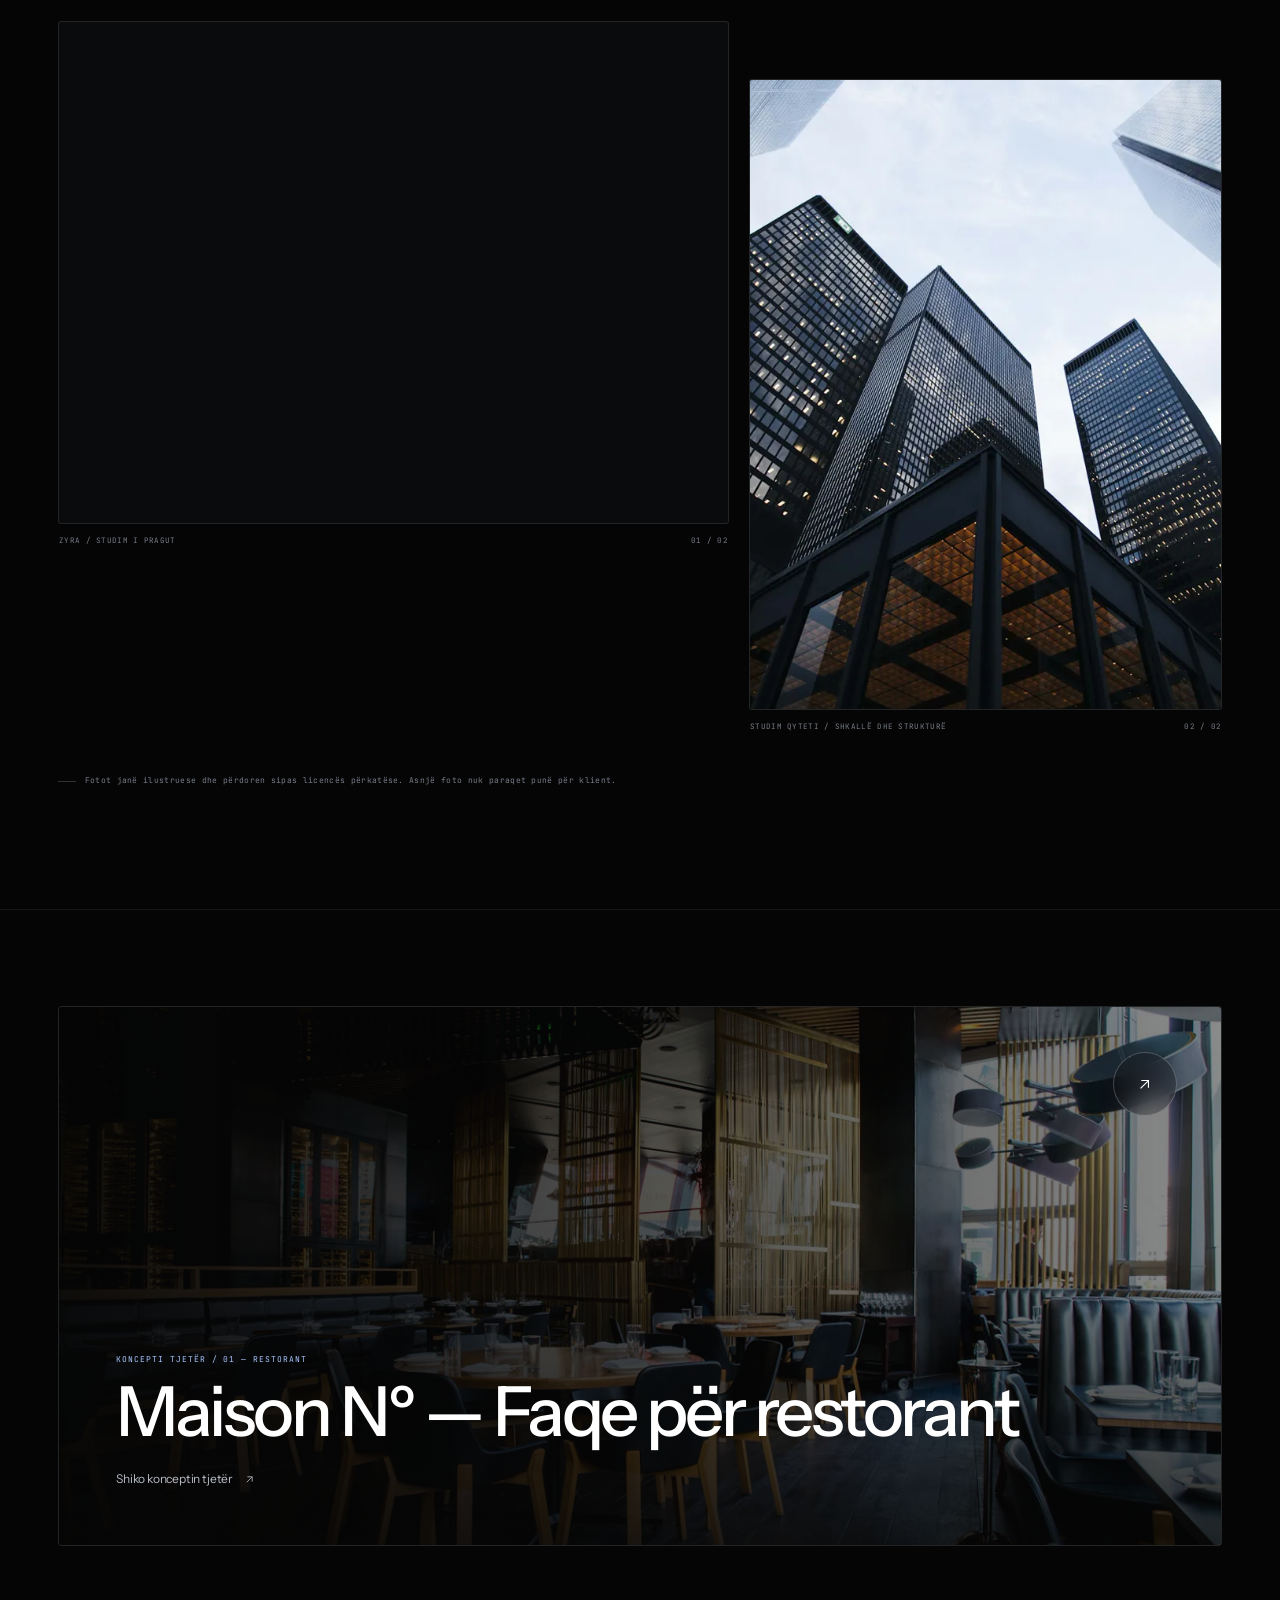
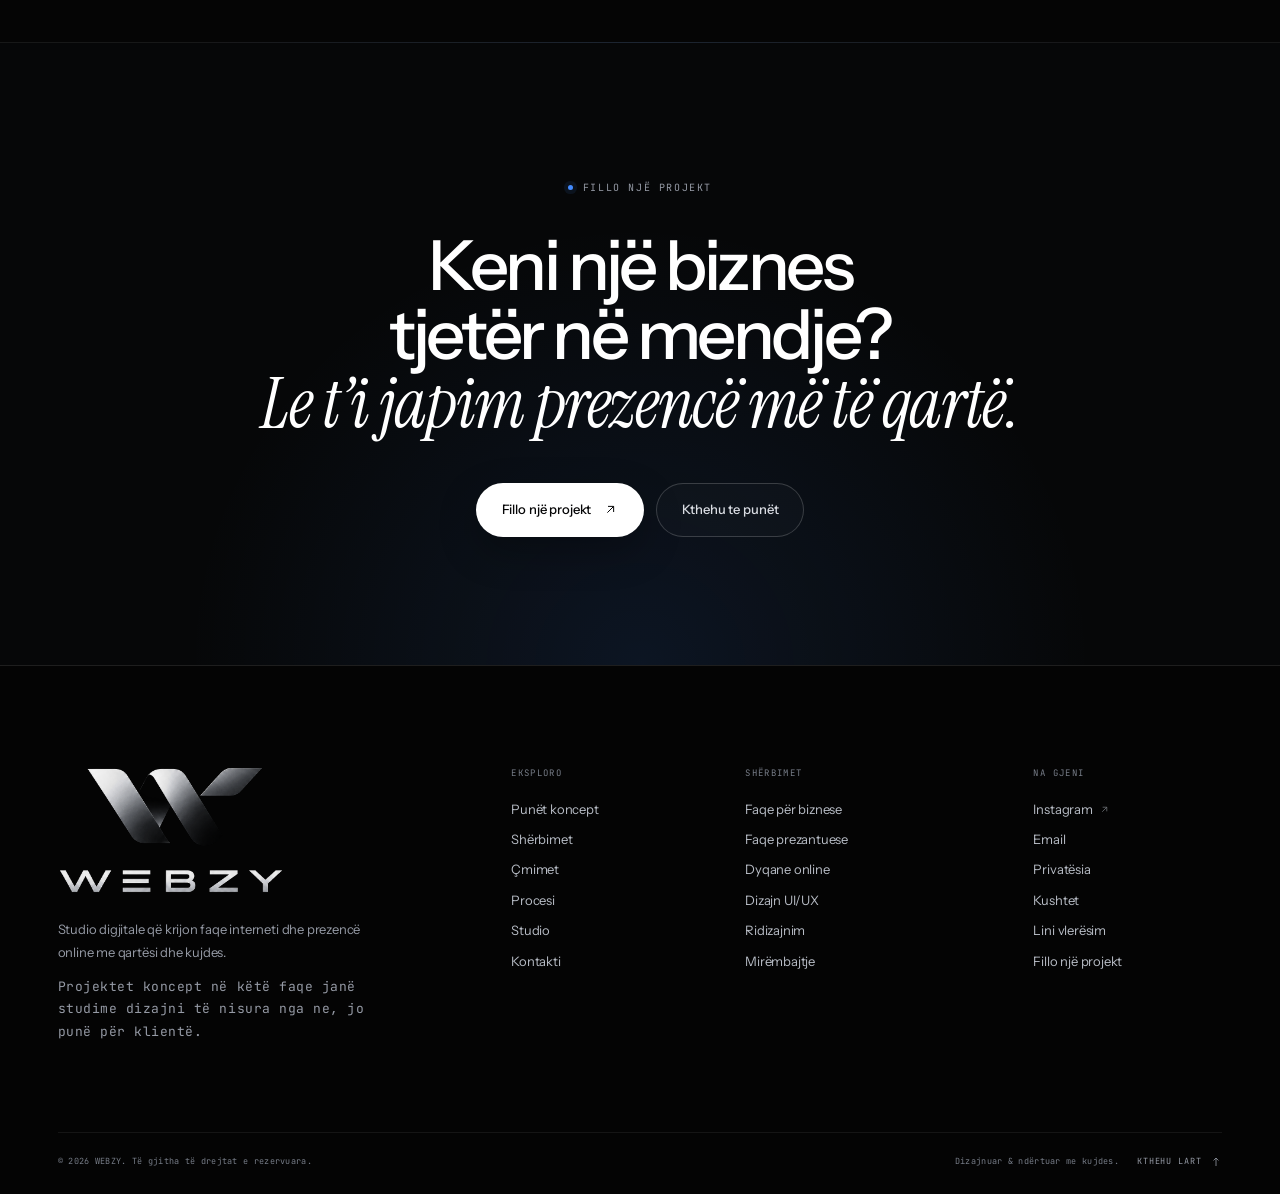
<file: work/corporate.html>
<!DOCTYPE html>
<html lang="sq">
<head>
  <meta charset="utf-8">
  <meta name="viewport" content="width=device-width, initial-scale=1">
  <title>Northstar — Koncept faqeje për kompani | WEBZY</title>
  <meta name="description" content="Projekt koncept i WEBZY: faqe e qartë dhe njerëzore për firmën e trilluar këshilluese Northstar, e ndërtuar mbi gjuhë të thjeshtë dhe strukturë.">
  <meta name="theme-color" content="#050505">
  <meta name="color-scheme" content="dark">
  <meta name="robots" content="index,follow">
  <meta property="og:type" content="article">
  <meta property="og:site_name" content="WEBZY">
  <meta property="og:title" content="Northstar — Koncept faqeje për kompani">
  <meta property="og:description" content="Projekt koncept i WEBZY: faqe e qartë dhe njerëzore për firmën e trilluar këshilluese Northstar, e ndërtuar mbi gjuhë të thjeshtë dhe strukturë.">
  <meta property="og:image" content="https://webzysite.com/assets/img/og-corporate.jpg">
  <meta property="og:image:type" content="image/jpeg">
  <meta property="og:image:width" content="1200">
  <meta property="og:image:height" content="630">
  <meta property="og:image:alt" content="Kartë e projektit koncept Northstar nga WEBZY — faqe për kompani me foto të qeta arkitekturore.">
  <meta name="twitter:card" content="summary_large_image">
  <meta name="twitter:title" content="Northstar — Koncept faqeje për kompani">
  <meta name="twitter:description" content="Projekt koncept i WEBZY: faqe e qartë dhe njerëzore për firmën e trilluar këshilluese Northstar, e ndërtuar mbi gjuhë të thjeshtë dhe strukturë.">
  <meta name="twitter:image" content="https://webzysite.com/assets/img/og-corporate.jpg">
  <meta name="twitter:image:alt" content="Kartë e projektit koncept Northstar nga WEBZY — faqe për kompani me foto të qeta arkitekturore.">
  <link rel="canonical" href="https://webzysite.com/work/corporate.html">
  <meta property="og:url" content="https://webzysite.com/work/corporate.html">
  <link rel="icon" href="/favicon.ico" sizes="48x48">
  <link rel="icon" type="image/png" sizes="192x192" href="../assets/img/favicon-192.png">
  <link rel="icon" type="image/png" sizes="96x96" href="../assets/img/favicon-96.png">
  <link rel="manifest" href="/site.webmanifest">
  <link rel="apple-touch-icon" href="../assets/img/apple-touch-icon.png">
  <link rel="preload" href="../assets/fonts/instrument-sans-latin.woff2" as="font" type="font/woff2" crossorigin>
  <link rel="preload" href="../assets/fonts/instrument-serif-italic-latin.woff2" as="font" type="font/woff2" crossorigin>
  <link rel="preload" href="../assets/fonts/jetbrains-mono-latin.woff2" as="font" type="font/woff2" crossorigin>
  <link rel="preload" as="image" href="../assets/img/corp-01.webp">
  <link rel="stylesheet" href="../assets/css/base.css">
  <link rel="stylesheet" href="../assets/css/detail.css">
  <link rel="stylesheet" href="../assets/css/mockups.css">
  <script>document.documentElement.classList.add('js');</script>
</head>
<body class="detail-page">
  <a class="skip-link" href="#main">Kalo te përmbajtja</a>
  <div class="page-rails" aria-hidden="true"></div>

  <header class="site-header" data-header>
    <div class="header-inner container">
      <a class="brand" href="../index.html" aria-label="WEBZY — ballina">
        <img class="brand__mark" src="../assets/img/webzy-mark.png" alt="" width="592" height="264">
        <img class="brand__word" src="../assets/img/webzy-wordmark.png" alt="WEBZY" width="752" height="75">
      </a>
      <nav class="site-nav" aria-label="Navigimi kryesor">
        <a class="nav-link" href="../index.html#work">Punët</a>
        <a class="nav-link" href="../index.html#services">Shërbimet</a>
        <a class="nav-link" href="../index.html#pricing">Çmimet</a>
        <a class="nav-link" href="../index.html#studio">Studio</a>
        <a class="nav-link" href="../index.html#process">Procesi</a>
      </nav>
      <div class="header-actions">
        <a class="header-cta" href="../index.html#contact">
          Fillo një projekt
          <svg viewBox="0 0 24 24" fill="none" stroke="currentColor" stroke-width="1.5" aria-hidden="true"><path d="M7 17 17 7M8 7h9v9"/></svg>
        </a>
        <button class="menu-toggle" type="button" aria-expanded="false" aria-controls="mobile-menu" aria-label="Hap menunë" data-menu-toggle>
          <span></span><span></span>
        </button>
      </div>
    </div>
  </header>

  <div class="mobile-menu" id="mobile-menu" data-menu>
    <div class="mobile-menu__inner">
      <nav class="mobile-menu__nav" aria-label="Navigimi në telefon">
        <a class="mobile-menu__link" href="../index.html#work">Punët <span>01</span></a>
        <a class="mobile-menu__link" href="../index.html#services">Shërbimet <span>02</span></a>
        <a class="mobile-menu__link" href="../index.html#pricing">Çmimet <span>03</span></a>
        <a class="mobile-menu__link" href="../index.html#studio">Studio <span>04</span></a>
        <a class="mobile-menu__link" href="../index.html#process">Procesi <span>05</span></a>
        <a class="mobile-menu__link" href="../index.html#contact">Kontakti <span>06</span></a>
      </nav>
      <div class="mobile-menu__foot">
        <div>
          <p>WEBZY — Studio për web dizajn.</p>
          <p><a href="mailto:webzysite@hotmail.com" data-email-link><span data-email-text>webzysite@hotmail.com</span></a></p>
        </div>
        <div class="mobile-menu__social">
          <a href="https://www.instagram.com/webzysite/" target="_blank" rel="noopener noreferrer" data-instagram>Instagram <span aria-hidden="true">↗</span></a>
          <a href="../index.html#contact">Fillo një projekt <span aria-hidden="true">↗</span></a>
        </div>
      </div>
    </div>
  </div>

  <main id="main" class="main">
    <article class="project">
      <header class="project-hero">
        <div class="container">
          <nav class="breadcrumb" aria-label="Rruga e navigimit">
            <ol>
              <li><a href="../index.html">WEBZY</a></li>
              <li><a href="../index.html#work">Punët koncept</a></li>
              <li aria-current="page">Korporatë</li>
            </ol>
          </nav>

          <div class="project-hero__grid">
            <div class="project-hero__copy">
              <p class="eyebrow"><span class="eyebrow__dot"></span>Projekt koncept / 06</p>
              <h1 class="project-hero__title">Northstar<span>Koncept faqeje për kompani</span></h1>
              <p class="project-hero__lede">Koncept korporativ që zhargonin e zëvendëson me qartësi, strukturë dhe një pikëpamje njerëzore.</p>
              <div class="project-hero__actions">
                <a class="btn btn--primary" href="#preview">Shiko pamjen <svg viewBox="0 0 24 24" fill="none" stroke="currentColor" stroke-width="1.6" aria-hidden="true"><path d="M12 4v16m0 0 6-6m-6 6-6-6"/></svg></a>
                <a class="text-link" href="../index.html#contact">Fillo një projekt <svg viewBox="0 0 24 24" fill="none" stroke="currentColor" stroke-width="1.6" aria-hidden="true"><path d="M7 17 17 7M8 7h9v9"/></svg></a>
              </div>
            </div>

            <dl class="project-meta">
              <div><dt>Fusha</dt><dd>Korporatë / Këshillim</dd></div>
              <div><dt>Puna</dt><dd>Drejtim artistik · Dizajn UI · Strukturë e përmbajtjes</dd></div>
              <div><dt>Lloji</dt><dd><span class="status-pill">Projekt koncept</span></dd></div>
              <div><dt>Viti</dt><dd>2026</dd></div>
            </dl>
          </div>
        </div>

        <figure class="project-cover">
          <div class="project-cover__media">
            <img src="../assets/img/corp-01.webp" alt="Pamje nga poshtë mes kullave të errëta prej xhami ndaj qiellit të zbehtë — foto ilustruese për Northstar." width="1200" height="800" fetchpriority="high" decoding="async" style="object-position: 50% 55%">
            <span class="project-cover__badge">Northstar / Koncepti 06</span>
          </div>
          <figcaption><span>Studim qyteti / shkallë dhe strukturë</span><span>Foto ilustruese</span></figcaption>
        </figure>

        <aside class="concept-note" aria-label="Shënim për projektin koncept">
          <span class="concept-note__label">Projekt koncept</span>
          <p>Studim dizajni i nisur nga ne. Northstar është markë e trilluar; fotot janë ilustruese dhe nuk paraqitet asnjë klient, rezultat apo dëshmi.</p>
        </aside>
      </header>

      <section class="detail-section detail-overview" aria-labelledby="overview-title">
        <div class="container">
          <div class="detail-head">
            <div data-reveal>
              <p class="section-label">01 / Përmbledhje</p>
              <h2 class="detail-title" id="overview-title">Përmbajtje,<br><em>pa zhurmë.</em></h2>
            </div>
            <p class="detail-head__intro" data-reveal style="--delay: 80ms">Shërbimet e ndërlikuara nuk kërkojnë faqe të ndërlikuara. Kërkojnë një qëndrim të qartë dhe disiplinë për t’i qëndruar besnik.</p>
          </div>
          <div class="detail-two">
            <div class="detail-body" data-reveal>
              <p class="detail-lead">Northstar është firmë e trilluar strategjie, këshillimi dhe investimesh. Koncepti synon ta bëjë të qartë një model të ndërlikuar shërbimesh — dhe të ndihen njerëzit që qëndrojnë pas tij.</p>
              <p>Në vend të një muri me kualifikime, faqja fillon me një pikëpamje. Shërbimet shpjegohen me gjuhë të thjeshtë, analizat kanë vendin e tyre të dukshëm dhe kontakti kurrë nuk fshihet. Rezultati është korporativ pa qenë i ftohtë: serioz, i drejtpërdrejtë dhe njerëzor në çdo hap.</p>
            </div>
            <div class="detail-aside" data-reveal style="--delay: 90ms">
              <p class="mini-label">Qëllimi i dizajnit</p>
              <p>Ngjyrat e përmbajtura të rrasës dhe letrës, si dhe shkronjat sans-serif të drejtpërdrejta, e mbajnë tonin të qetë. Fotot e fuqishme arkitekturore i japin firmës madhësi; panelet editoriale i japin zë. Në telefon, faqosja e dendur kthehet në një rrëfim të qartë e linear.</p>
              <ul class="tags" aria-label="Puna në projekt"><li>Drejtim artistik</li><li>Dizajn UI</li><li>Strukturë e përmbajtjes</li><li>Faqosje për çdo ekran</li></ul>
            </div>
          </div>
        </div>
      </section>

      <section class="detail-section detail-principles" aria-label="Parimet e dizajnit">
        <div class="container">
          <div class="principles">
            <article class="principle" data-reveal style="--delay: 0ms">
              <span class="principle__num">01</span>
              <h3>Qartësi që në shikim të parë</h3>
              <p>Oferta, shërbimet dhe hapi i radhës kuptohen brenda pak sekondash.</p>
            </article>
            <article class="principle" data-reveal style="--delay: 70ms">
              <span class="principle__num">02</span>
              <h3>Përmbajtje, jo zhargon</h3>
              <p>Gjuha e thjeshtë dhe detajet e strukturuara zëvendësojnë fjalët boshe korporative.</p>
            </article>
            <article class="principle" data-reveal style="--delay: 140ms">
              <span class="principle__num">03</span>
              <h3>Zë njerëzor</h3>
              <p>Momente të vogla editoriale e mbajnë përvojën të afërt edhe në shkallë të madhe.</p>
            </article>
          </div>
        </div>
      </section>

      <section class="detail-section detail-preview" id="preview" aria-labelledby="preview-title">
        <div class="container">
          <div class="detail-head">
            <div data-reveal>
              <p class="section-label">02 / Pamja në ekrane</p>
              <h2 class="detail-title" id="preview-title">Një ide, e njëjtë<br><em>në çdo ekran.</em></h2>
            </div>
            <p class="detail-head__intro" data-reveal style="--delay: 80ms">Faqosja është menduar si një sistem i vetëm, jo si faqe kompjuteri e ngjeshur në telefon. Rendi, ritmi dhe karakteri ruhen nga ekrani i gjerë deri te 390 piksel.</p>
          </div>

          <div class="device-stage" role="img" aria-label="Pamja në kompjuter dhe telefon e konceptit Northstar">
            <div class="device-stage__desktop" aria-hidden="true">
<div class="browser" aria-hidden="true">
                  <div class="browser__bar">
                    <span class="browser__dots"><i></i><i></i><i></i></span>
                    <span class="browser__url">northstar.example</span>
                  </div>
                  <div class="browser__screen">
                    <div class="mock-northstar">
                      <img class="mock-northstar__image" src="../assets/img/corp-01-sm.webp" alt="" width="640" height="427" loading="lazy" decoding="async">
                      <div class="mock-northstar__grid"></div>
                      <div class="mock-northstar__scrim"></div>
                      <div class="mock-northstar__nav">
                        <span class="mock-northstar__logo">NORTHSTAR</span>
                        <div class="mock-northstar__links"><span>Who we are</span><span>What we do</span><span>Insights</span></div>
                        <span class="mock-northstar__contact">Contact</span>
                      </div>
                      <div class="mock-northstar__content">
                        <span class="mock-northstar__kicker">Strategy / Advisory / Capital</span>
                        <h4>Clarity<br><em>at scale.</em></h4>
                        <p class="mock-northstar__desc">A corporate presence built around clear thinking, direct language and a human point of view.</p>
                        <span class="mock-northstar__cta">Explore our thinking</span>
                      </div>
                      <div class="mock-northstar__panel">
                        <span>Perspective / 01</span>
                        <strong>Built around clarity.</strong>
                        <div class="mock-northstar__panel-line"></div>
                        <p>Structured services. Straight answers. A calmer way to communicate.</p>
                      </div>
                      <div class="mock-northstar__foot"><span>Northstar / Concept</span><span>© 2026</span></div>
                    </div>
                  </div>
                </div>
            </div>
            <div class="device-stage__phone" aria-hidden="true">
<div class="phone-frame phone-frame--card" aria-hidden="true">
                  <div class="phone-frame__screen">
                    <div class="phone-mock--northstar">
                      <img class="pm-northstar__image" src="../assets/img/corp-01-sm.webp" alt="" width="640" height="427" loading="lazy" decoding="async">
                      <div class="pm-northstar__scrim"></div>
                      <div class="pm-northstar__nav">
                        <span class="pm-northstar__logo">NORTHSTAR</span>
                        <span class="pm-northstar__menu"><span></span><span></span></span>
                      </div>
                      <div class="pm-northstar__content">
                        <span class="pm-northstar__kicker">Strategy / Advisory</span>
                        <h5>Clarity<br><em>at scale.</em></h5>
                        <span class="pm-northstar__link">Explore ↗</span>
                      </div>
                    </div>
                  </div>
                  <span class="phone-frame__island" aria-hidden="true"></span>
                </div>
            </div>
          </div>
          <div class="device-labels"><span>Kompjuter / ekran i gjerë</span><span>Telefon / 390 px</span></div>
        </div>
      </section>

      <section class="detail-section detail-language" aria-labelledby="language-title">
        <div class="container">
          <div class="language-grid">
            <div class="language-copy" data-reveal>
              <p class="section-label">03 / Gjuha vizuale</p>
              <h2 class="detail-title" id="language-title">Rrasë dhe<br><em>dritë dite.</em></h2>
              <p>Rrasa dhe mjegulla sjellin peshë dhe qetësi. Letra e mban ndërfaqen të hapur, ndërsa një blu e matur tregon hapin e radhës.</p>
              <div class="palette">
            <div class="swatch">
              <div class="swatch__chip" style="--swatch: #232A31"></div>
              <div class="swatch__info"><span class="swatch__name">Rrasë</span><span class="swatch__hex">#232A31</span></div>
            </div>
            <div class="swatch is-light">
              <div class="swatch__chip" style="--swatch: #AEB8C2"></div>
              <div class="swatch__info"><span class="swatch__name">Mjegull</span><span class="swatch__hex">#AEB8C2</span></div>
            </div>
            <div class="swatch is-light">
              <div class="swatch__chip" style="--swatch: #F2F2EF"></div>
              <div class="swatch__info"><span class="swatch__name">Letër</span><span class="swatch__hex">#F2F2EF</span></div>
            </div>
            <div class="swatch">
              <div class="swatch__chip" style="--swatch: #438BFF"></div>
              <div class="swatch__info"><span class="swatch__name">Sinjal</span><span class="swatch__hex">#438BFF</span></div>
            </div>
              </div>
            </div>

            <div class="type-card" data-reveal style="--delay: 90ms">
              <div class="type-card__head"><span>Tipografia</span><span>Sistemi i konceptit</span></div>
              <p class="type-sample">Clarity <em>at scale.</em></p>
              <div class="type-rows">
            <div class="type-row"><span>Tituj</span><strong>Instrument Sans</strong><span>Mesatare</span></div>
            <div class="type-row"><span>Theks</span><strong>Instrument Serif</strong><span>Kursive</span></div>
            <div class="type-row"><span>Etiketa</span><strong>JetBrains Mono</strong><span>E rregullt</span></div>
              </div>
              <p class="type-card__foot">Të gjitha shkronjat ruhen në këtë faqe dhe përdoren njësoj në koncept dhe në faqe.</p>
            </div>
          </div>
        </div>
      </section>

      <section class="detail-section detail-gallery" aria-labelledby="gallery-title">
        <div class="container">
          <div class="detail-head">
            <div data-reveal>
              <p class="section-label">04 / Detajet</p>
              <h2 class="detail-title" id="gallery-title">Strukturë, shkallë<br><em>dhe dritë dite.</em></h2>
            </div>
            <p class="detail-head__intro" data-reveal style="--delay: 80ms">Fotot lëvizin mes madhësisë së qytetit dhe qetësisë së zyrës, duke i dhënë markës edhe ambicie edhe afërsi.</p>
          </div>
          <div class="gallery">
          <figure class="gallery__item gallery__item--7" data-reveal style="--delay: 0ms">
            <div class="gallery__media" style="--ar: 4 / 3">
              <img src="../assets/img/corp-02.webp" alt="Korridor i qetë zyre moderne me ndarje xhami me korniza të zeza dhe hapësirë pushimi përtej." width="1200" height="800" loading="lazy" decoding="async" style="object-position: 50% 58%">
            </div>
            <figcaption><span>Zyra / studim i pragut</span><span>01 / 02</span></figcaption>
          </figure>
          <figure class="gallery__item gallery__item--5 gallery__item--offset" data-reveal style="--delay: 70ms">
            <div class="gallery__media" style="--ar: 3 / 4">
              <img src="../assets/img/corp-01.webp" alt="Qiellgërvishtës prej xhami të errët, parë nga poshtë ndaj qiellit të vranët e të ndritshëm." width="1200" height="800" loading="lazy" decoding="async" style="object-position: 50% 40%">
            </div>
            <figcaption><span>Studim qyteti / shkallë dhe strukturë</span><span>02 / 02</span></figcaption>
          </figure>
          </div>
          <p class="gallery-note">Fotot janë ilustruese dhe përdoren sipas licencës përkatëse. Asnjë foto nuk paraqet punë për klient.</p>
        </div>
      </section>

      <section class="detail-section detail-next" aria-labelledby="next-title">
        <div class="container">
          <a class="next-card" href="restaurant.html" aria-label="Koncepti tjetër: Maison Nº — Faqe për restorant">
            <img class="next-card__image" src="../assets/img/restaurant-02.webp" alt="" width="1200" height="800" loading="lazy" decoding="async" style="object-position: 50% 58%">
            <span class="next-card__shade" aria-hidden="true"></span>
            <div class="next-card__copy">
              <span class="next-card__eyebrow">Koncepti tjetër / 01 — Restorant</span>
              <h2 id="next-title">Maison Nº — Faqe për restorant</h2>
              <span class="next-card__link">Shiko konceptin tjetër <svg viewBox="0 0 24 24" fill="none" stroke="currentColor" stroke-width="1.5" aria-hidden="true"><path d="M7 17 17 7M8 7h9v9"/></svg></span>
            </div>
            <span class="next-card__arrow" aria-hidden="true"><svg viewBox="0 0 24 24" fill="none" stroke="currentColor" stroke-width="1.4"><path d="M7 17 17 7M8 7h9v9"/></svg></span>
          </a>
        </div>
      </section>

      <section class="detail-cta" aria-labelledby="cta-title">
        <div class="container">
          <p class="eyebrow"><span class="eyebrow__dot"></span>Fillo një projekt</p>
          <h2 id="cta-title">Keni një biznes tjetër në mendje?<br><em>Le t’i japim prezencë më të qartë.</em></h2>
          <div class="detail-cta__actions">
            <a class="btn btn--primary" href="../index.html#contact">Fillo një projekt <svg viewBox="0 0 24 24" fill="none" stroke="currentColor" stroke-width="1.6" aria-hidden="true"><path d="M7 17 17 7M8 7h9v9"/></svg></a>
            <a class="btn btn--ghost" href="../index.html#work">Kthehu te punët</a>
          </div>
        </div>
      </section>
    </article>
  </main>

  <footer class="site-footer">
    <div class="container">
      <div class="footer-grid">
        <div class="footer-brand">
          <img class="footer-brand__logo" src="../assets/img/webzy-logo.png" alt="WEBZY — studio për web dizajn" width="764" height="434" loading="lazy" decoding="async">
          <p>Studio digjitale që krijon faqe interneti dhe prezencë online me qartësi dhe kujdes.</p>
          <p class="footer-small">Projektet koncept në këtë faqe janë studime dizajni të nisura nga ne, jo punë për klientë.</p>
        </div>

        <div class="footer-col">
          <h2 class="footer-heading">Eksploro</h2>
          <div class="footer-links">
            <a href="../index.html#work">Punët koncept</a>
            <a href="../index.html#services">Shërbimet</a>
            <a href="../index.html#pricing">Çmimet</a>
            <a href="../index.html#process">Procesi</a>
            <a href="../index.html#studio">Studio</a>
            <a href="../index.html#contact">Kontakti</a>
          </div>
        </div>

        <div class="footer-col">
          <h2 class="footer-heading">Shërbimet</h2>
          <div class="footer-links">
            <a href="../index.html#contact" data-service="Faqe për biznes">Faqe për biznese</a>
            <a href="../index.html#contact" data-service="Faqe prezantuese">Faqe prezantuese</a>
            <a href="../index.html#contact" data-service="Dyqan online">Dyqane online</a>
            <a href="../index.html#contact" data-service="Dizajn UI/UX">Dizajn UI/UX</a>
            <a href="../index.html#contact" data-service="Ridizajnim">Ridizajnim</a>
            <a href="../index.html#contact" data-service="Mirëmbajtje">Mirëmbajtje</a>
          </div>
        </div>

        <div class="footer-col">
          <h2 class="footer-heading">Na gjeni</h2>
          <div class="footer-links">
            <a class="external" href="https://www.instagram.com/webzysite/" target="_blank" rel="noopener noreferrer" data-instagram>Instagram <svg viewBox="0 0 24 24" fill="none" stroke="currentColor" stroke-width="1.6" aria-hidden="true"><path d="M7 17 17 7M8 7h9v9"/></svg></a>
            <a href="mailto:webzysite@hotmail.com" data-email-link>Email</a>
            <a href="../privacy.html">Privatësia</a>
            <a href="../kushtet.html">Kushtet</a>
            <a href="../vleresim.html">Lini vlerësim</a>
            <a href="../index.html#contact">Fillo një projekt</a>
          </div>
        </div>
      </div>

      <div class="footer-bottom">
        <span>© <span data-year>2026</span> WEBZY. Të gjitha të drejtat e rezervuara.</span>
        <div class="footer-bottom__links">
          <span>Dizajnuar &amp; ndërtuar me kujdes.</span>
          <a class="to-top" href="#main">Kthehu lart <svg viewBox="0 0 24 24" fill="none" stroke="currentColor" stroke-width="1.6" aria-hidden="true"><path d="M12 20V4m0 0-5 5m5-5 5 5"/></svg></a>
        </div>
      </div>
    </div>
  </footer>

  <noscript><div class="noscript-note">Disa pjesë interaktive kërkojnë JavaScript. Linket dhe përmbajtja mbeten të qasshme.</div></noscript>
  <script src="../assets/js/config.js" defer></script>
  <script src="../assets/js/main.js" defer></script>
</body>
</html>
</file>
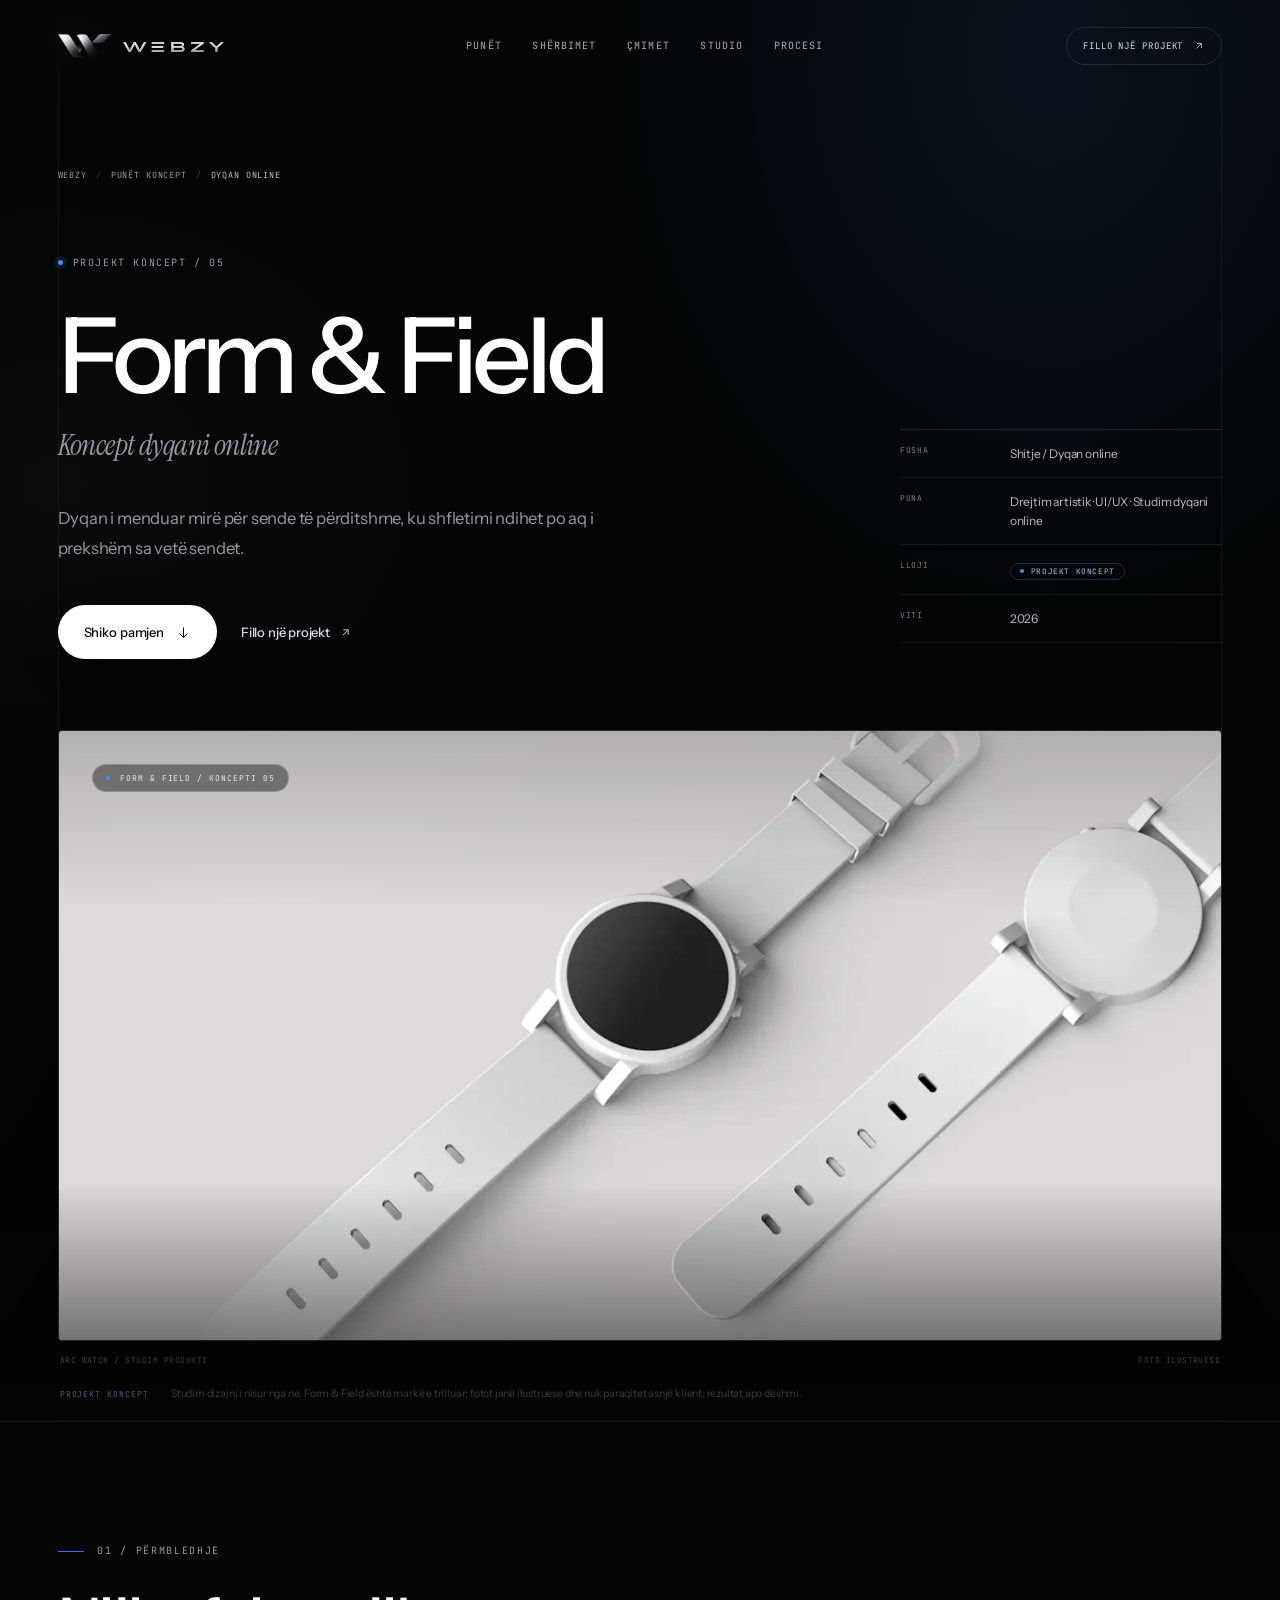
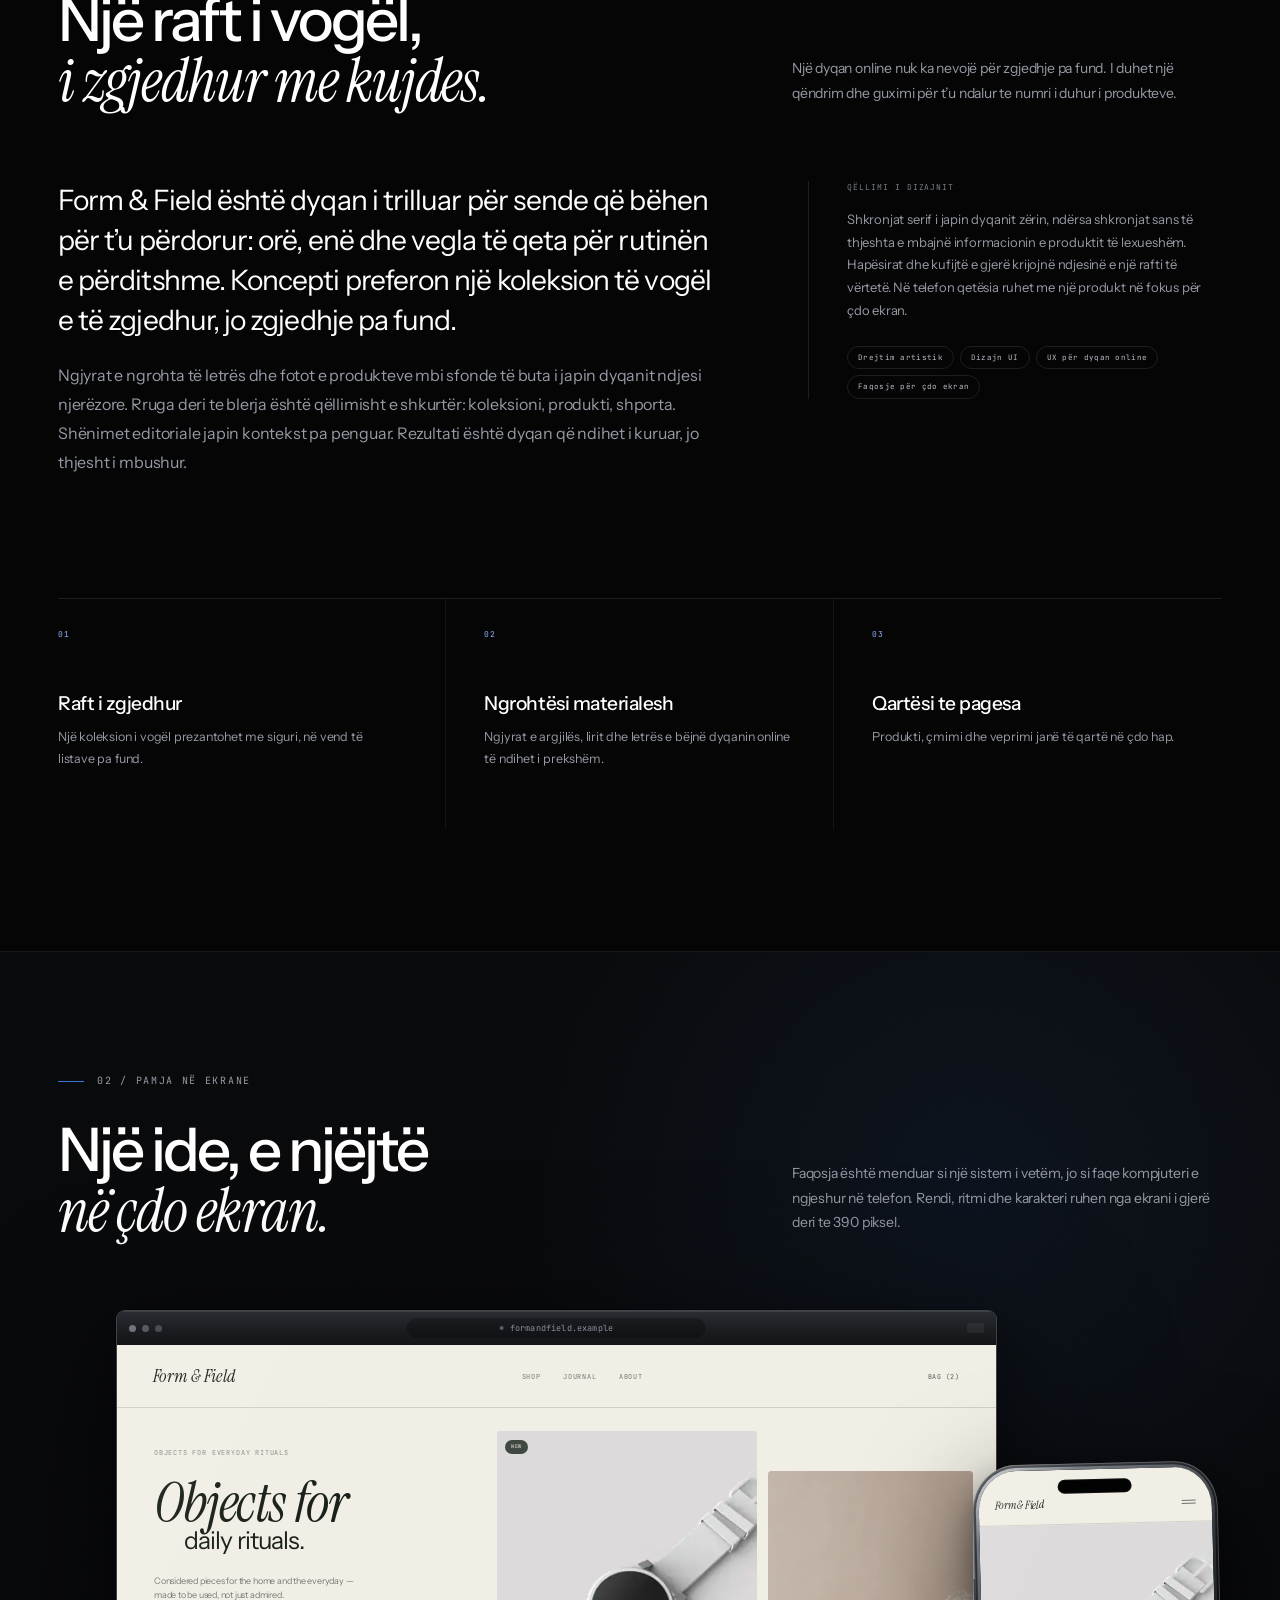
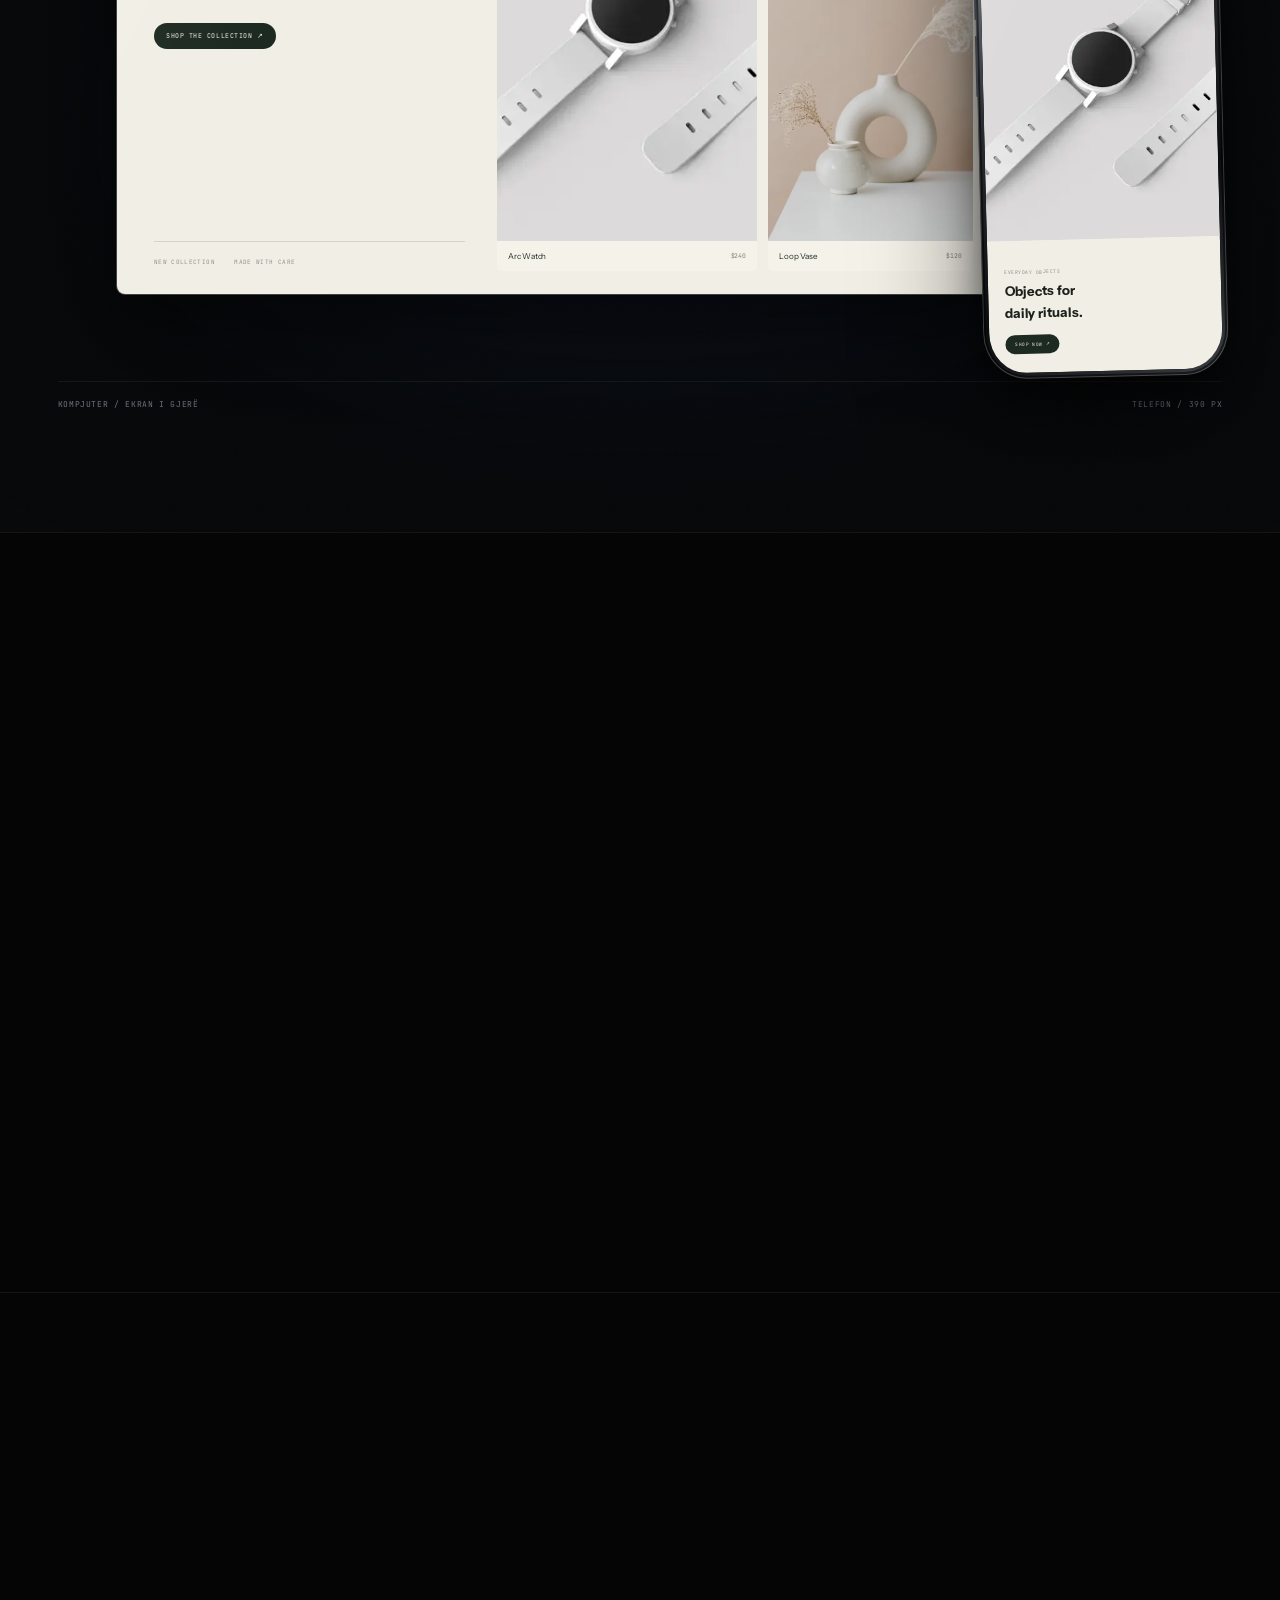
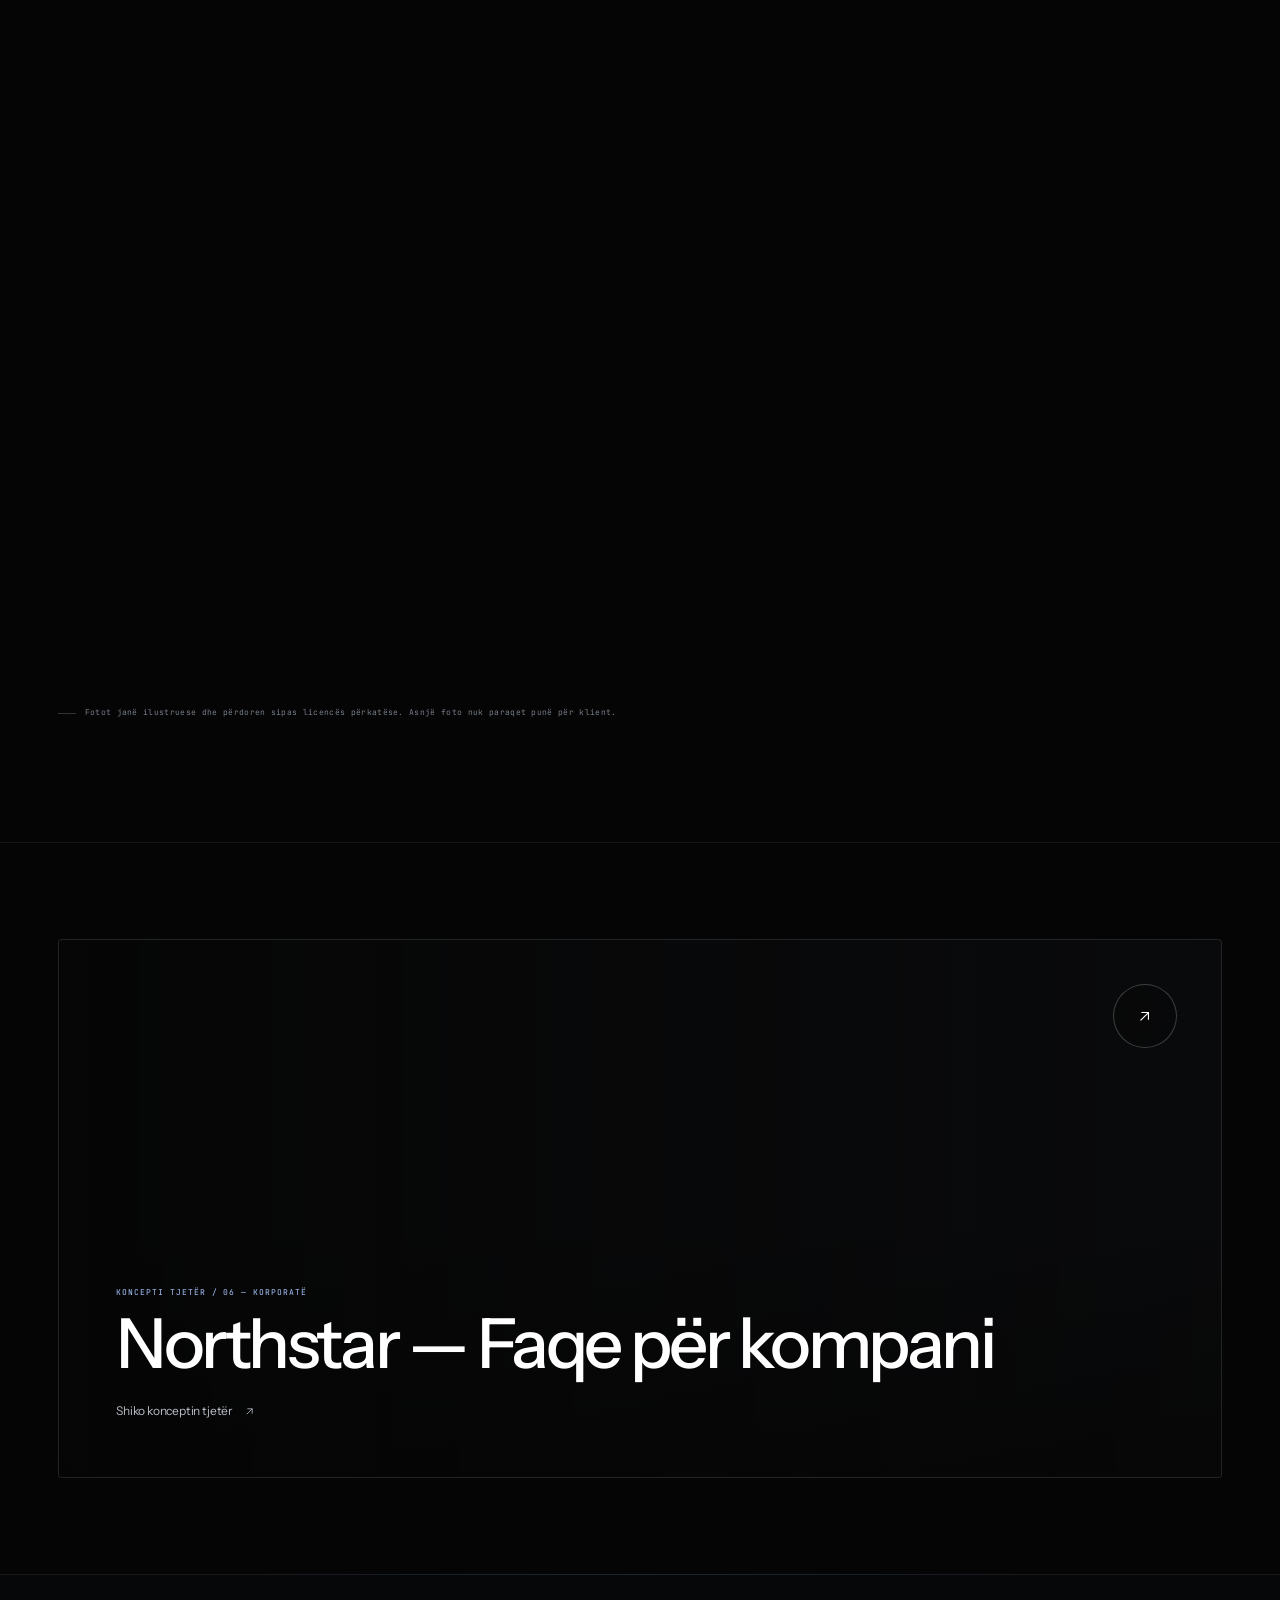
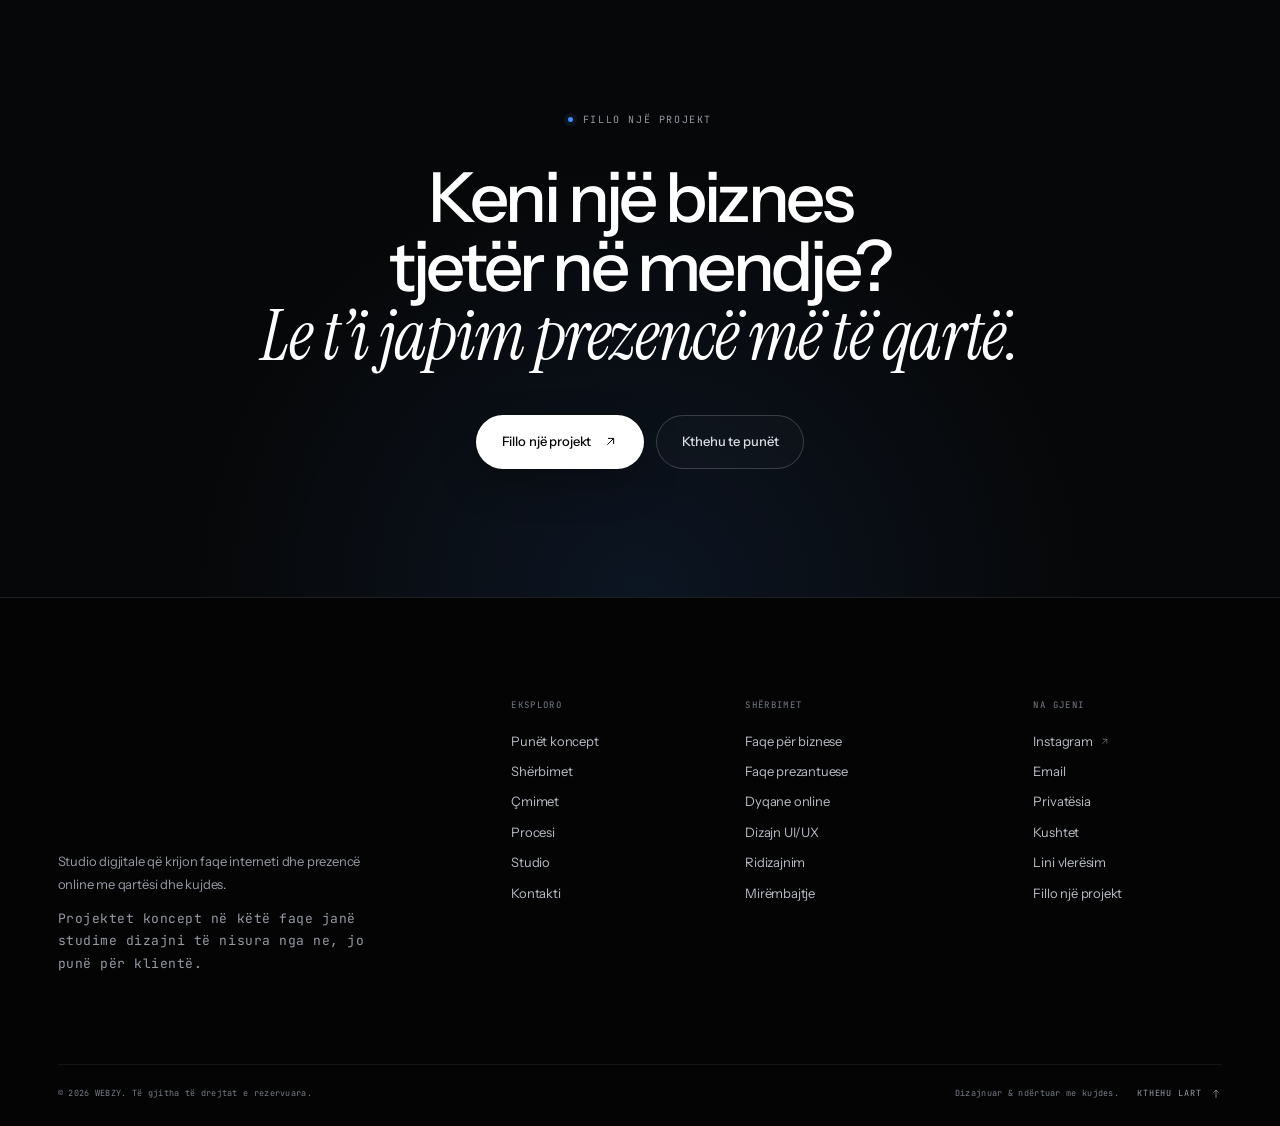
<file: work/ecommerce.html>
<!DOCTYPE html>
<html lang="sq">
<head>
  <meta charset="utf-8">
  <meta name="viewport" content="width=device-width, initial-scale=1">
  <title>Form &amp; Field — Koncept dyqani online | WEBZY</title>
  <meta name="description" content="Projekt koncept i WEBZY: dyqan online i ngrohtë për dyqanin e trilluar Form &amp; Field, me rrugë të qartë deri te blerja.">
  <meta name="theme-color" content="#050505">
  <meta name="color-scheme" content="dark">
  <meta name="robots" content="index,follow">
  <meta property="og:type" content="article">
  <meta property="og:site_name" content="WEBZY">
  <meta property="og:title" content="Form &amp; Field — Koncept dyqani online">
  <meta property="og:description" content="Projekt koncept i WEBZY: dyqan online i ngrohtë për dyqanin e trilluar Form &amp; Field, me rrugë të qartë deri te blerja.">
  <meta property="og:image" content="https://webzysite.com/assets/img/og-ecommerce.jpg">
  <meta property="og:image:type" content="image/jpeg">
  <meta property="og:image:width" content="1200">
  <meta property="og:image:height" content="630">
  <meta property="og:image:alt" content="Kartë e projektit koncept Form &amp; Field nga WEBZY — dyqan online me një studim minimal produkti.">
  <meta name="twitter:card" content="summary_large_image">
  <meta name="twitter:title" content="Form &amp; Field — Koncept dyqani online">
  <meta name="twitter:description" content="Projekt koncept i WEBZY: dyqan online i ngrohtë për dyqanin e trilluar Form &amp; Field, me rrugë të qartë deri te blerja.">
  <meta name="twitter:image" content="https://webzysite.com/assets/img/og-ecommerce.jpg">
  <meta name="twitter:image:alt" content="Kartë e projektit koncept Form &amp; Field nga WEBZY — dyqan online me një studim minimal produkti.">
  <link rel="canonical" href="https://webzysite.com/work/ecommerce.html">
  <meta property="og:url" content="https://webzysite.com/work/ecommerce.html">
  <link rel="icon" href="/favicon.ico" sizes="48x48">
  <link rel="icon" type="image/png" sizes="192x192" href="../assets/img/favicon-192.png">
  <link rel="icon" type="image/png" sizes="96x96" href="../assets/img/favicon-96.png">
  <link rel="manifest" href="/site.webmanifest">
  <link rel="apple-touch-icon" href="../assets/img/apple-touch-icon.png">
  <link rel="preload" href="../assets/fonts/instrument-sans-latin.woff2" as="font" type="font/woff2" crossorigin>
  <link rel="preload" href="../assets/fonts/instrument-serif-italic-latin.woff2" as="font" type="font/woff2" crossorigin>
  <link rel="preload" href="../assets/fonts/jetbrains-mono-latin.woff2" as="font" type="font/woff2" crossorigin>
  <link rel="preload" as="image" href="../assets/img/shop-01.webp">
  <link rel="stylesheet" href="../assets/css/base.css">
  <link rel="stylesheet" href="../assets/css/detail.css">
  <link rel="stylesheet" href="../assets/css/mockups.css">
  <script>document.documentElement.classList.add('js');</script>
</head>
<body class="detail-page">
  <a class="skip-link" href="#main">Kalo te përmbajtja</a>
  <div class="page-rails" aria-hidden="true"></div>

  <header class="site-header" data-header>
    <div class="header-inner container">
      <a class="brand" href="../index.html" aria-label="WEBZY — ballina">
        <img class="brand__mark" src="../assets/img/webzy-mark.png" alt="" width="592" height="264">
        <img class="brand__word" src="../assets/img/webzy-wordmark.png" alt="WEBZY" width="752" height="75">
      </a>
      <nav class="site-nav" aria-label="Navigimi kryesor">
        <a class="nav-link" href="../index.html#work">Punët</a>
        <a class="nav-link" href="../index.html#services">Shërbimet</a>
        <a class="nav-link" href="../index.html#pricing">Çmimet</a>
        <a class="nav-link" href="../index.html#studio">Studio</a>
        <a class="nav-link" href="../index.html#process">Procesi</a>
      </nav>
      <div class="header-actions">
        <a class="header-cta" href="../index.html#contact">
          Fillo një projekt
          <svg viewBox="0 0 24 24" fill="none" stroke="currentColor" stroke-width="1.5" aria-hidden="true"><path d="M7 17 17 7M8 7h9v9"/></svg>
        </a>
        <button class="menu-toggle" type="button" aria-expanded="false" aria-controls="mobile-menu" aria-label="Hap menunë" data-menu-toggle>
          <span></span><span></span>
        </button>
      </div>
    </div>
  </header>

  <div class="mobile-menu" id="mobile-menu" data-menu>
    <div class="mobile-menu__inner">
      <nav class="mobile-menu__nav" aria-label="Navigimi në telefon">
        <a class="mobile-menu__link" href="../index.html#work">Punët <span>01</span></a>
        <a class="mobile-menu__link" href="../index.html#services">Shërbimet <span>02</span></a>
        <a class="mobile-menu__link" href="../index.html#pricing">Çmimet <span>03</span></a>
        <a class="mobile-menu__link" href="../index.html#studio">Studio <span>04</span></a>
        <a class="mobile-menu__link" href="../index.html#process">Procesi <span>05</span></a>
        <a class="mobile-menu__link" href="../index.html#contact">Kontakti <span>06</span></a>
      </nav>
      <div class="mobile-menu__foot">
        <div>
          <p>WEBZY — Studio për web dizajn.</p>
          <p><a href="mailto:webzysite@hotmail.com" data-email-link><span data-email-text>webzysite@hotmail.com</span></a></p>
        </div>
        <div class="mobile-menu__social">
          <a href="https://www.instagram.com/webzysite/" target="_blank" rel="noopener noreferrer" data-instagram>Instagram <span aria-hidden="true">↗</span></a>
          <a href="../index.html#contact">Fillo një projekt <span aria-hidden="true">↗</span></a>
        </div>
      </div>
    </div>
  </div>

  <main id="main" class="main">
    <article class="project">
      <header class="project-hero">
        <div class="container">
          <nav class="breadcrumb" aria-label="Rruga e navigimit">
            <ol>
              <li><a href="../index.html">WEBZY</a></li>
              <li><a href="../index.html#work">Punët koncept</a></li>
              <li aria-current="page">Dyqan online</li>
            </ol>
          </nav>

          <div class="project-hero__grid">
            <div class="project-hero__copy">
              <p class="eyebrow"><span class="eyebrow__dot"></span>Projekt koncept / 05</p>
              <h1 class="project-hero__title">Form &amp; Field<span>Koncept dyqani online</span></h1>
              <p class="project-hero__lede">Dyqan i menduar mirë për sende të përditshme, ku shfletimi ndihet po aq i prekshëm sa vetë sendet.</p>
              <div class="project-hero__actions">
                <a class="btn btn--primary" href="#preview">Shiko pamjen <svg viewBox="0 0 24 24" fill="none" stroke="currentColor" stroke-width="1.6" aria-hidden="true"><path d="M12 4v16m0 0 6-6m-6 6-6-6"/></svg></a>
                <a class="text-link" href="../index.html#contact">Fillo një projekt <svg viewBox="0 0 24 24" fill="none" stroke="currentColor" stroke-width="1.6" aria-hidden="true"><path d="M7 17 17 7M8 7h9v9"/></svg></a>
              </div>
            </div>

            <dl class="project-meta">
              <div><dt>Fusha</dt><dd>Shitje / Dyqan online</dd></div>
              <div><dt>Puna</dt><dd>Drejtim artistik · UI/UX · Studim dyqani online</dd></div>
              <div><dt>Lloji</dt><dd><span class="status-pill">Projekt koncept</span></dd></div>
              <div><dt>Viti</dt><dd>2026</dd></div>
            </dl>
          </div>
        </div>

        <figure class="project-cover">
          <div class="project-cover__media">
            <img src="../assets/img/shop-01.webp" alt="Prototipa minimalë orësh të bardha mbi sfond gri të çelët — foto ilustruese produkti për Form &amp; Field." width="1200" height="873" fetchpriority="high" decoding="async" style="object-position: 50% 50%">
            <span class="project-cover__badge">Form &amp; Field / Koncepti 05</span>
          </div>
          <figcaption><span>Arc Watch / studim produkti</span><span>Foto ilustruese</span></figcaption>
        </figure>

        <aside class="concept-note" aria-label="Shënim për projektin koncept">
          <span class="concept-note__label">Projekt koncept</span>
          <p>Studim dizajni i nisur nga ne. Form &amp; Field është markë e trilluar; fotot janë ilustruese dhe nuk paraqitet asnjë klient, rezultat apo dëshmi.</p>
        </aside>
      </header>

      <section class="detail-section detail-overview" aria-labelledby="overview-title">
        <div class="container">
          <div class="detail-head">
            <div data-reveal>
              <p class="section-label">01 / Përmbledhje</p>
              <h2 class="detail-title" id="overview-title">Një raft i vogël,<br><em>i zgjedhur me kujdes.</em></h2>
            </div>
            <p class="detail-head__intro" data-reveal style="--delay: 80ms">Një dyqan online nuk ka nevojë për zgjedhje pa fund. I duhet një qëndrim dhe guximi për t’u ndalur te numri i duhur i produkteve.</p>
          </div>
          <div class="detail-two">
            <div class="detail-body" data-reveal>
              <p class="detail-lead">Form &amp; Field është dyqan i trilluar për sende që bëhen për t’u përdorur: orë, enë dhe vegla të qeta për rutinën e përditshme. Koncepti preferon një koleksion të vogël e të zgjedhur, jo zgjedhje pa fund.</p>
              <p>Ngjyrat e ngrohta të letrës dhe fotot e produkteve mbi sfonde të buta i japin dyqanit ndjesi njerëzore. Rruga deri te blerja është qëllimisht e shkurtër: koleksioni, produkti, shporta. Shënimet editoriale japin kontekst pa penguar. Rezultati është dyqan që ndihet i kuruar, jo thjesht i mbushur.</p>
            </div>
            <div class="detail-aside" data-reveal style="--delay: 90ms">
              <p class="mini-label">Qëllimi i dizajnit</p>
              <p>Shkronjat serif i japin dyqanit zërin, ndërsa shkronjat sans të thjeshta e mbajnë informacionin e produktit të lexueshëm. Hapësirat dhe kufijtë e gjerë krijojnë ndjesinë e një rafti të vërtetë. Në telefon qetësia ruhet me një produkt në fokus për çdo ekran.</p>
              <ul class="tags" aria-label="Puna në projekt"><li>Drejtim artistik</li><li>Dizajn UI</li><li>UX për dyqan online</li><li>Faqosje për çdo ekran</li></ul>
            </div>
          </div>
        </div>
      </section>

      <section class="detail-section detail-principles" aria-label="Parimet e dizajnit">
        <div class="container">
          <div class="principles">
            <article class="principle" data-reveal style="--delay: 0ms">
              <span class="principle__num">01</span>
              <h3>Raft i zgjedhur</h3>
              <p>Një koleksion i vogël prezantohet me siguri, në vend të listave pa fund.</p>
            </article>
            <article class="principle" data-reveal style="--delay: 70ms">
              <span class="principle__num">02</span>
              <h3>Ngrohtësi materialesh</h3>
              <p>Ngjyrat e argjilës, lirit dhe letrës e bëjnë dyqanin online të ndihet i prekshëm.</p>
            </article>
            <article class="principle" data-reveal style="--delay: 140ms">
              <span class="principle__num">03</span>
              <h3>Qartësi te pagesa</h3>
              <p>Produkti, çmimi dhe veprimi janë të qartë në çdo hap.</p>
            </article>
          </div>
        </div>
      </section>

      <section class="detail-section detail-preview" id="preview" aria-labelledby="preview-title">
        <div class="container">
          <div class="detail-head">
            <div data-reveal>
              <p class="section-label">02 / Pamja në ekrane</p>
              <h2 class="detail-title" id="preview-title">Një ide, e njëjtë<br><em>në çdo ekran.</em></h2>
            </div>
            <p class="detail-head__intro" data-reveal style="--delay: 80ms">Faqosja është menduar si një sistem i vetëm, jo si faqe kompjuteri e ngjeshur në telefon. Rendi, ritmi dhe karakteri ruhen nga ekrani i gjerë deri te 390 piksel.</p>
          </div>

          <div class="device-stage" role="img" aria-label="Pamja në kompjuter dhe telefon e konceptit Form &amp; Field">
            <div class="device-stage__desktop" aria-hidden="true">
<div class="browser" aria-hidden="true">
                  <div class="browser__bar">
                    <span class="browser__dots"><i></i><i></i><i></i></span>
                    <span class="browser__url">formandfield.example</span>
                  </div>
                  <div class="browser__screen">
                    <div class="mock-formfield">
                      <div class="mock-formfield__nav">
                        <span class="mock-formfield__logo">Form &amp; Field</span>
                        <div class="mock-formfield__links"><span>Shop</span><span>Journal</span><span>About</span></div>
                        <span class="mock-formfield__bag">Bag (2)</span>
                      </div>
                      <div class="mock-formfield__body">
                        <div class="mock-formfield__copy">
                          <span class="mock-formfield__kicker">Objects for everyday rituals</span>
                          <h4>Objects for<br><span>daily rituals.</span></h4>
                          <p class="mock-formfield__desc">Considered pieces for the home and the everyday — made to be used, not just admired.</p>
                          <span class="mock-formfield__cta">Shop the collection ↗</span>
                          <div class="mock-formfield__foot"><span>New collection</span><span>Made with care</span></div>
                        </div>
                        <div class="mock-formfield__products">
                          <figure class="mock-formfield__product">
                            <span class="mock-formfield__pill">New</span>
                            <div class="mock-formfield__product-image"><img src="../assets/img/shop-01-sm.webp" alt="" width="640" height="465" loading="lazy" decoding="async"></div>
                            <figcaption>Arc Watch <span>$240</span></figcaption>
                          </figure>
                          <figure class="mock-formfield__product mock-formfield__product--alt">
                            <div class="mock-formfield__product-image"><img src="../assets/img/shop-02-sm.webp" alt="" width="640" height="800" loading="lazy" decoding="async"></div>
                            <figcaption>Loop Vase <span>$120</span></figcaption>
                          </figure>
                        </div>
                      </div>
                    </div>
                  </div>
                </div>
            </div>
            <div class="device-stage__phone" aria-hidden="true">
<div class="phone-frame phone-frame--card" aria-hidden="true">
                  <div class="phone-frame__screen">
                    <div class="phone-mock--formfield">
                      <div class="pm-formfield__nav">
                        <span class="pm-formfield__logo">Form &amp; Field</span>
                        <span class="pm-formfield__menu"><span></span><span></span></span>
                      </div>
                      <div class="pm-formfield__image"><img src="../assets/img/shop-01-sm.webp" alt="" width="640" height="465" loading="lazy" decoding="async"></div>
                      <div class="pm-formfield__body">
                        <span class="pm-formfield__kicker">Everyday objects</span>
                        <h5>Objects for<br>daily rituals.</h5>
                        <span class="pm-formfield__link">Shop now ↗</span>
                      </div>
                    </div>
                  </div>
                  <span class="phone-frame__island" aria-hidden="true"></span>
                </div>
            </div>
          </div>
          <div class="device-labels"><span>Kompjuter / ekran i gjerë</span><span>Telefon / 390 px</span></div>
        </div>
      </section>

      <section class="detail-section detail-language" aria-labelledby="language-title">
        <div class="container">
          <div class="language-grid">
            <div class="language-copy" data-reveal>
              <p class="section-label">03 / Gjuha vizuale</p>
              <h2 class="detail-title" id="language-title">Argjilë, letër<br><em>dhe pyll.</em></h2>
              <p>Ngjyra të marra nga vetë sendet: argjilë e paglazuar, letër e palosur dhe e gjelbër e thellë pylli.</p>
              <div class="palette">
            <div class="swatch is-light">
              <div class="swatch__chip" style="--swatch: #E6DFD3"></div>
              <div class="swatch__info"><span class="swatch__name">Li</span><span class="swatch__hex">#E6DFD3</span></div>
            </div>
            <div class="swatch is-light">
              <div class="swatch__chip" style="--swatch: #F4F0E7"></div>
              <div class="swatch__info"><span class="swatch__name">Krem</span><span class="swatch__hex">#F4F0E7</span></div>
            </div>
            <div class="swatch">
              <div class="swatch__chip" style="--swatch: #1D2A21"></div>
              <div class="swatch__info"><span class="swatch__name">Pyll</span><span class="swatch__hex">#1D2A21</span></div>
            </div>
            <div class="swatch">
              <div class="swatch__chip" style="--swatch: #C49B82"></div>
              <div class="swatch__info"><span class="swatch__name">Argjilë</span><span class="swatch__hex">#C49B82</span></div>
            </div>
              </div>
            </div>

            <div class="type-card" data-reveal style="--delay: 90ms">
              <div class="type-card__head"><span>Tipografia</span><span>Sistemi i konceptit</span></div>
              <p class="type-sample type-sample--serif">Objects for daily rituals.</p>
              <div class="type-rows">
            <div class="type-row"><span>Tituj</span><strong>Instrument Serif</strong><span>E rregullt, kursive</span></div>
            <div class="type-row"><span>Ndërfaqe</span><strong>Instrument Sans</strong><span>E rregullt &amp; mesatare</span></div>
            <div class="type-row"><span>Etiketa</span><strong>JetBrains Mono</strong><span>E rregullt</span></div>
              </div>
              <p class="type-card__foot">Të gjitha shkronjat ruhen në këtë faqe dhe përdoren njësoj në koncept dhe në faqe.</p>
            </div>
          </div>
        </div>
      </section>

      <section class="detail-section detail-gallery" aria-labelledby="gallery-title">
        <div class="container">
          <div class="detail-head">
            <div data-reveal>
              <p class="section-label">04 / Detajet</p>
              <h2 class="detail-title" id="gallery-title">Sende, të kornizuara<br><em>me kujdes.</em></h2>
            </div>
            <p class="detail-head__intro" data-reveal style="--delay: 80ms">Fotot e produkteve përdorin sfonde të buta, hije natyrale dhe një pikë fokusi, duke i dhënë çdo sendi të njëjtën vëmendje të qetë.</p>
          </div>
          <div class="gallery">
          <figure class="gallery__item gallery__item--5" data-reveal style="--delay: 0ms">
            <div class="gallery__media" style="--ar: 4 / 5">
              <img src="../assets/img/shop-02.webp" alt="Vazo skulpturore dhe enë e vogël qeramike me kërcej të thatë mbi sfond të ngrohtë neutral." width="1200" height="1500" loading="lazy" decoding="async" style="object-position: 50% 50%">
            </div>
            <figcaption><span>Loop Vase / natyrë e qetë</span><span>01 / 02</span></figcaption>
          </figure>
          <figure class="gallery__item gallery__item--7 gallery__item--offset" data-reveal style="--delay: 70ms">
            <div class="gallery__media" style="--ar: 4 / 3">
              <img src="../assets/img/shop-01.webp" alt="Dy prototipa minimalë orësh të bardha të vendosura diagonalisht mbi sipërfaqe gri të çelët." width="1200" height="873" loading="lazy" decoding="async" style="object-position: 50% 50%">
            </div>
            <figcaption><span>Arc Watch / studim produkti</span><span>02 / 02</span></figcaption>
          </figure>
          </div>
          <p class="gallery-note">Fotot janë ilustruese dhe përdoren sipas licencës përkatëse. Asnjë foto nuk paraqet punë për klient.</p>
        </div>
      </section>

      <section class="detail-section detail-next" aria-labelledby="next-title">
        <div class="container">
          <a class="next-card" href="corporate.html" aria-label="Koncepti tjetër: Northstar — Faqe për kompani">
            <img class="next-card__image" src="../assets/img/corp-01.webp" alt="" width="1200" height="800" loading="lazy" decoding="async" style="object-position: 50% 55%">
            <span class="next-card__shade" aria-hidden="true"></span>
            <div class="next-card__copy">
              <span class="next-card__eyebrow">Koncepti tjetër / 06 — Korporatë</span>
              <h2 id="next-title">Northstar — Faqe për kompani</h2>
              <span class="next-card__link">Shiko konceptin tjetër <svg viewBox="0 0 24 24" fill="none" stroke="currentColor" stroke-width="1.5" aria-hidden="true"><path d="M7 17 17 7M8 7h9v9"/></svg></span>
            </div>
            <span class="next-card__arrow" aria-hidden="true"><svg viewBox="0 0 24 24" fill="none" stroke="currentColor" stroke-width="1.4"><path d="M7 17 17 7M8 7h9v9"/></svg></span>
          </a>
        </div>
      </section>

      <section class="detail-cta" aria-labelledby="cta-title">
        <div class="container">
          <p class="eyebrow"><span class="eyebrow__dot"></span>Fillo një projekt</p>
          <h2 id="cta-title">Keni një biznes tjetër në mendje?<br><em>Le t’i japim prezencë më të qartë.</em></h2>
          <div class="detail-cta__actions">
            <a class="btn btn--primary" href="../index.html#contact">Fillo një projekt <svg viewBox="0 0 24 24" fill="none" stroke="currentColor" stroke-width="1.6" aria-hidden="true"><path d="M7 17 17 7M8 7h9v9"/></svg></a>
            <a class="btn btn--ghost" href="../index.html#work">Kthehu te punët</a>
          </div>
        </div>
      </section>
    </article>
  </main>

  <footer class="site-footer">
    <div class="container">
      <div class="footer-grid">
        <div class="footer-brand">
          <img class="footer-brand__logo" src="../assets/img/webzy-logo.png" alt="WEBZY — studio për web dizajn" width="764" height="434" loading="lazy" decoding="async">
          <p>Studio digjitale që krijon faqe interneti dhe prezencë online me qartësi dhe kujdes.</p>
          <p class="footer-small">Projektet koncept në këtë faqe janë studime dizajni të nisura nga ne, jo punë për klientë.</p>
        </div>

        <div class="footer-col">
          <h2 class="footer-heading">Eksploro</h2>
          <div class="footer-links">
            <a href="../index.html#work">Punët koncept</a>
            <a href="../index.html#services">Shërbimet</a>
            <a href="../index.html#pricing">Çmimet</a>
            <a href="../index.html#process">Procesi</a>
            <a href="../index.html#studio">Studio</a>
            <a href="../index.html#contact">Kontakti</a>
          </div>
        </div>

        <div class="footer-col">
          <h2 class="footer-heading">Shërbimet</h2>
          <div class="footer-links">
            <a href="../index.html#contact" data-service="Faqe për biznes">Faqe për biznese</a>
            <a href="../index.html#contact" data-service="Faqe prezantuese">Faqe prezantuese</a>
            <a href="../index.html#contact" data-service="Dyqan online">Dyqane online</a>
            <a href="../index.html#contact" data-service="Dizajn UI/UX">Dizajn UI/UX</a>
            <a href="../index.html#contact" data-service="Ridizajnim">Ridizajnim</a>
            <a href="../index.html#contact" data-service="Mirëmbajtje">Mirëmbajtje</a>
          </div>
        </div>

        <div class="footer-col">
          <h2 class="footer-heading">Na gjeni</h2>
          <div class="footer-links">
            <a class="external" href="https://www.instagram.com/webzysite/" target="_blank" rel="noopener noreferrer" data-instagram>Instagram <svg viewBox="0 0 24 24" fill="none" stroke="currentColor" stroke-width="1.6" aria-hidden="true"><path d="M7 17 17 7M8 7h9v9"/></svg></a>
            <a href="mailto:webzysite@hotmail.com" data-email-link>Email</a>
            <a href="../privacy.html">Privatësia</a>
            <a href="../kushtet.html">Kushtet</a>
            <a href="../vleresim.html">Lini vlerësim</a>
            <a href="../index.html#contact">Fillo një projekt</a>
          </div>
        </div>
      </div>

      <div class="footer-bottom">
        <span>© <span data-year>2026</span> WEBZY. Të gjitha të drejtat e rezervuara.</span>
        <div class="footer-bottom__links">
          <span>Dizajnuar &amp; ndërtuar me kujdes.</span>
          <a class="to-top" href="#main">Kthehu lart <svg viewBox="0 0 24 24" fill="none" stroke="currentColor" stroke-width="1.6" aria-hidden="true"><path d="M12 20V4m0 0-5 5m5-5 5 5"/></svg></a>
        </div>
      </div>
    </div>
  </footer>

  <noscript><div class="noscript-note">Disa pjesë interaktive kërkojnë JavaScript. Linket dhe përmbajtja mbeten të qasshme.</div></noscript>
  <script src="../assets/js/config.js" defer></script>
  <script src="../assets/js/main.js" defer></script>
</body>
</html>
</file>
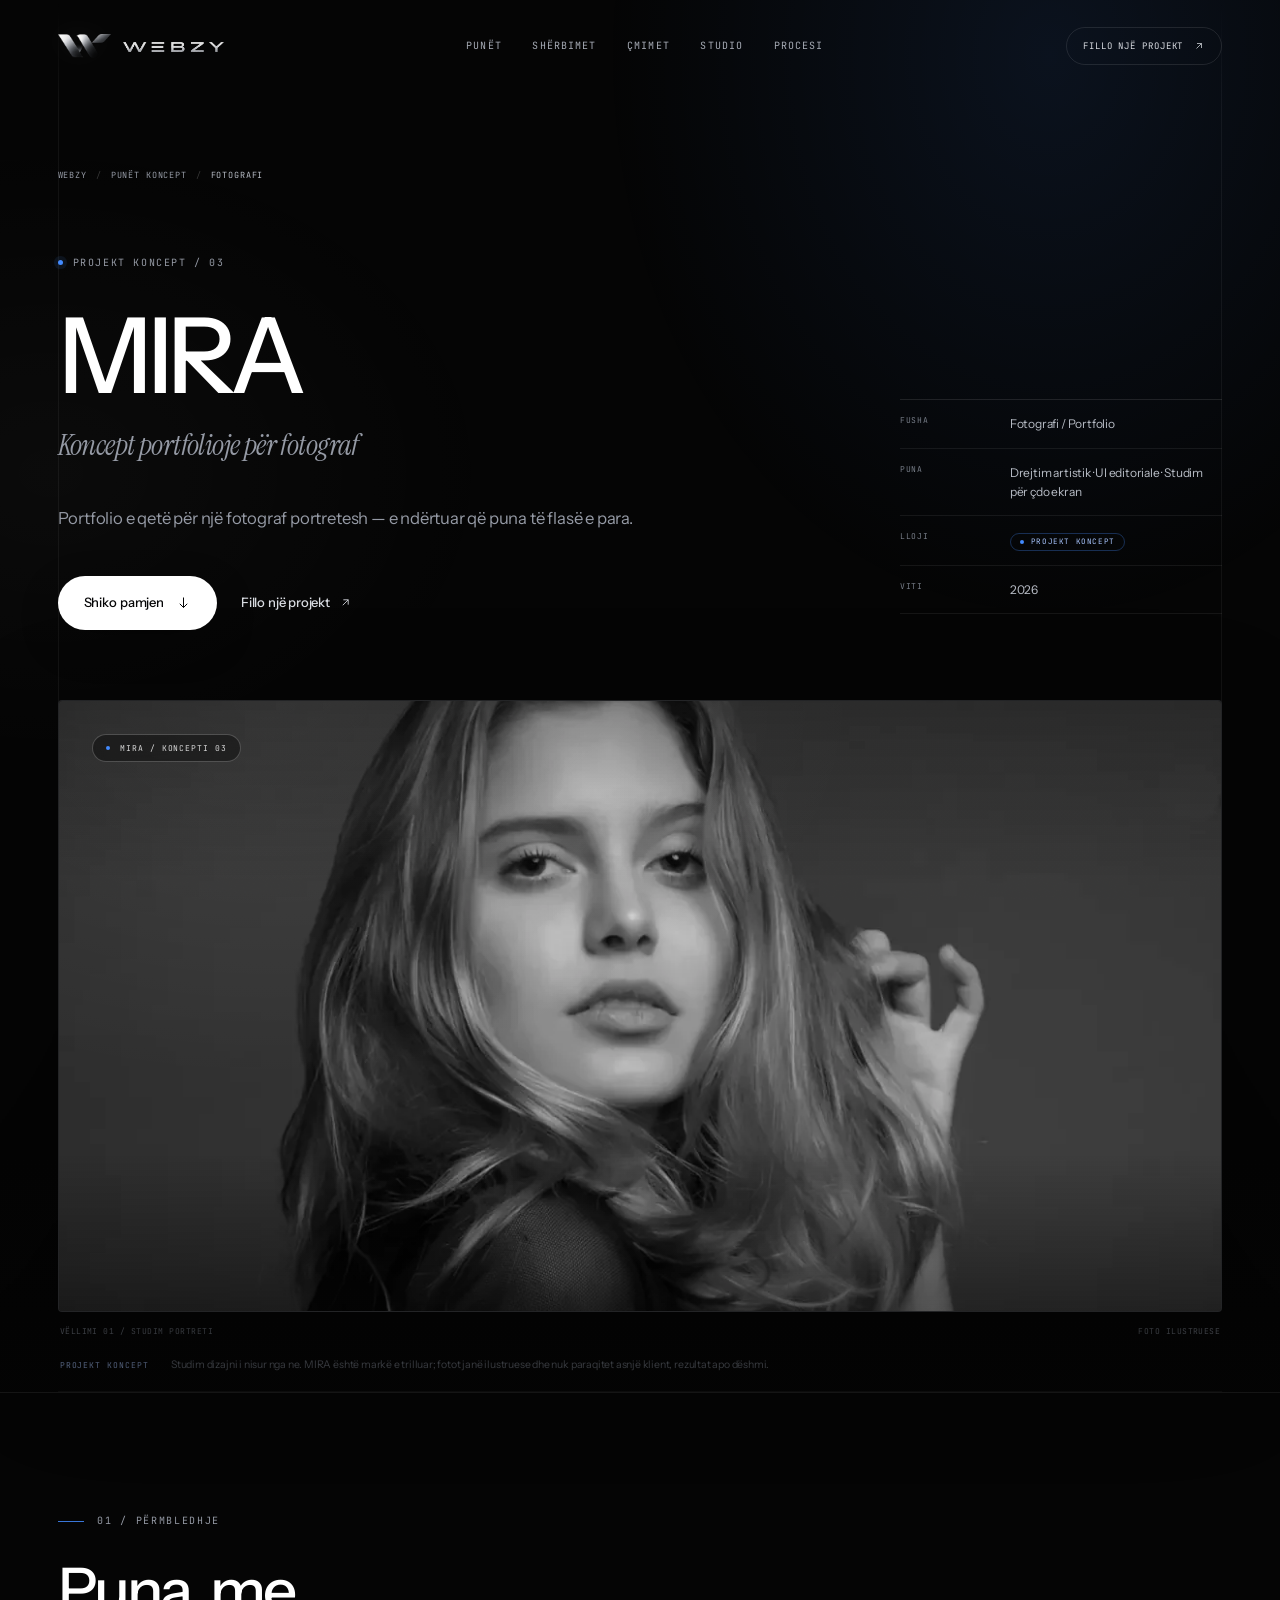
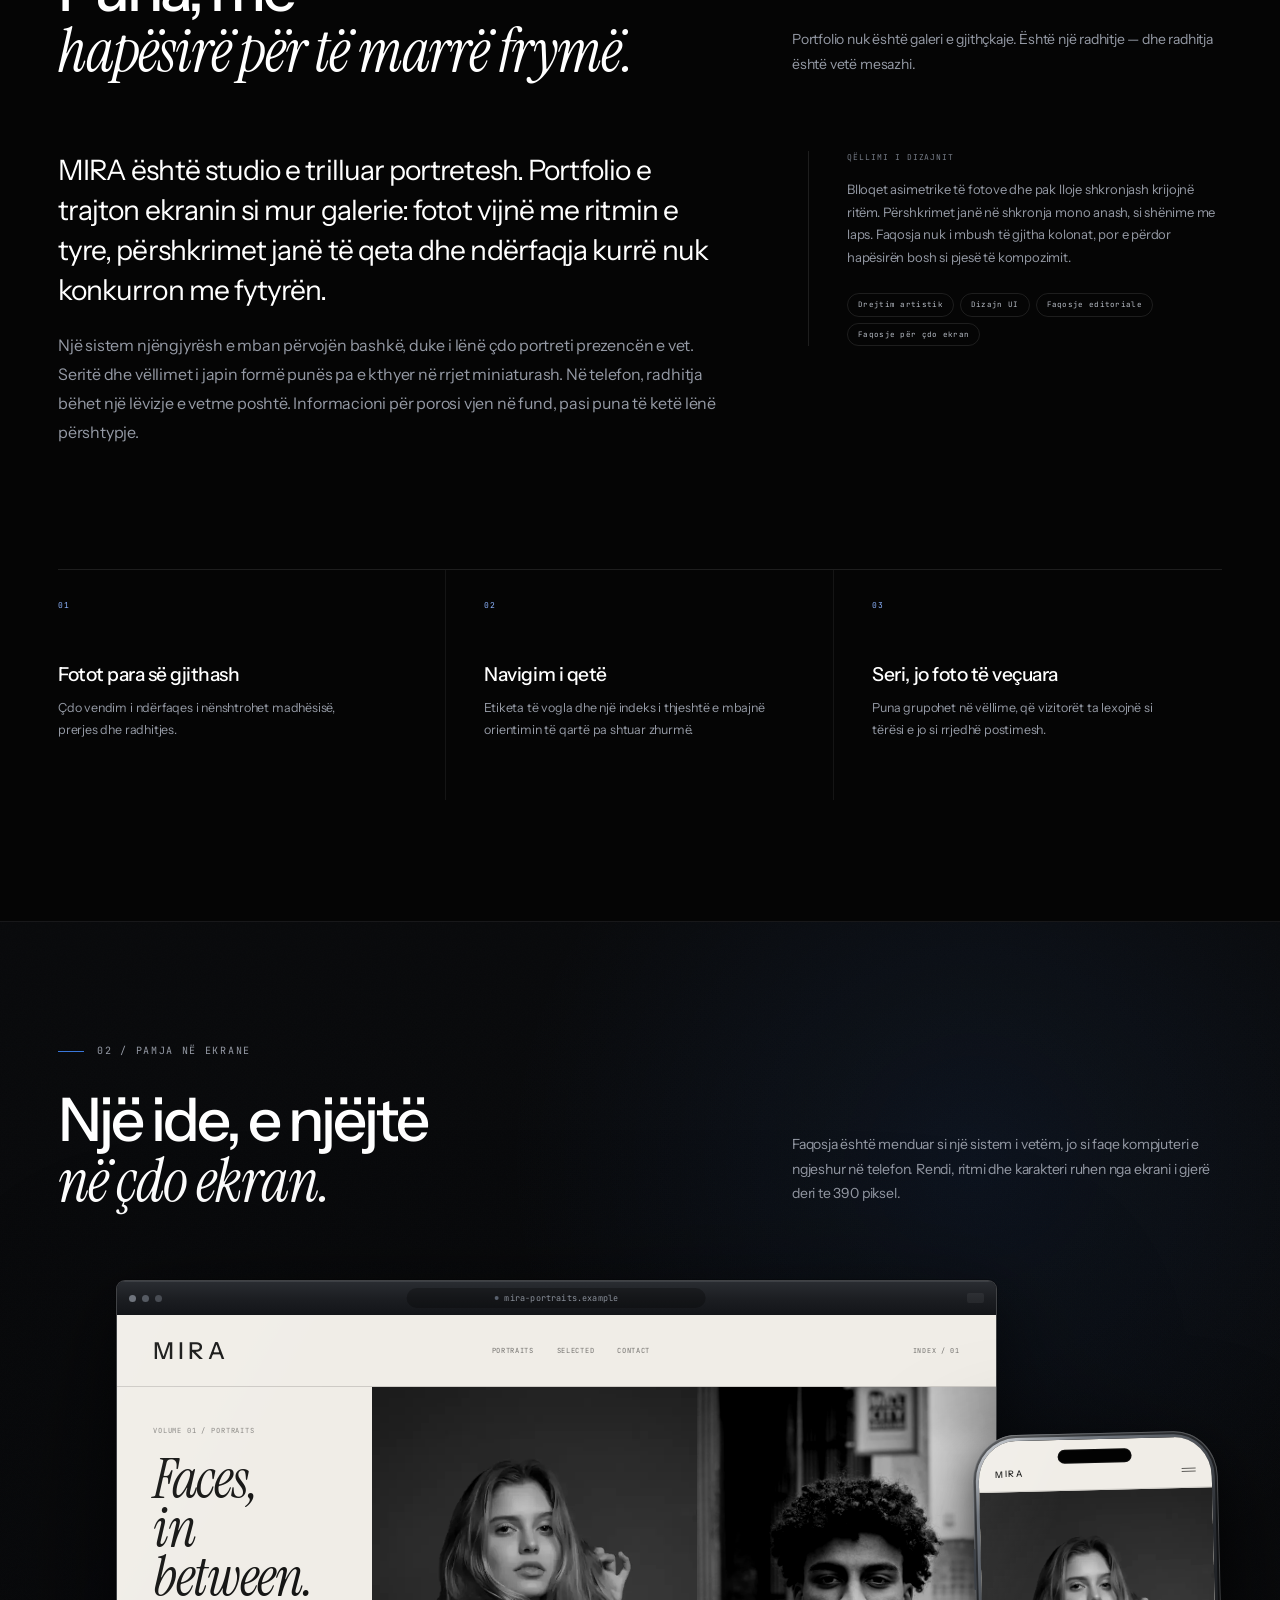
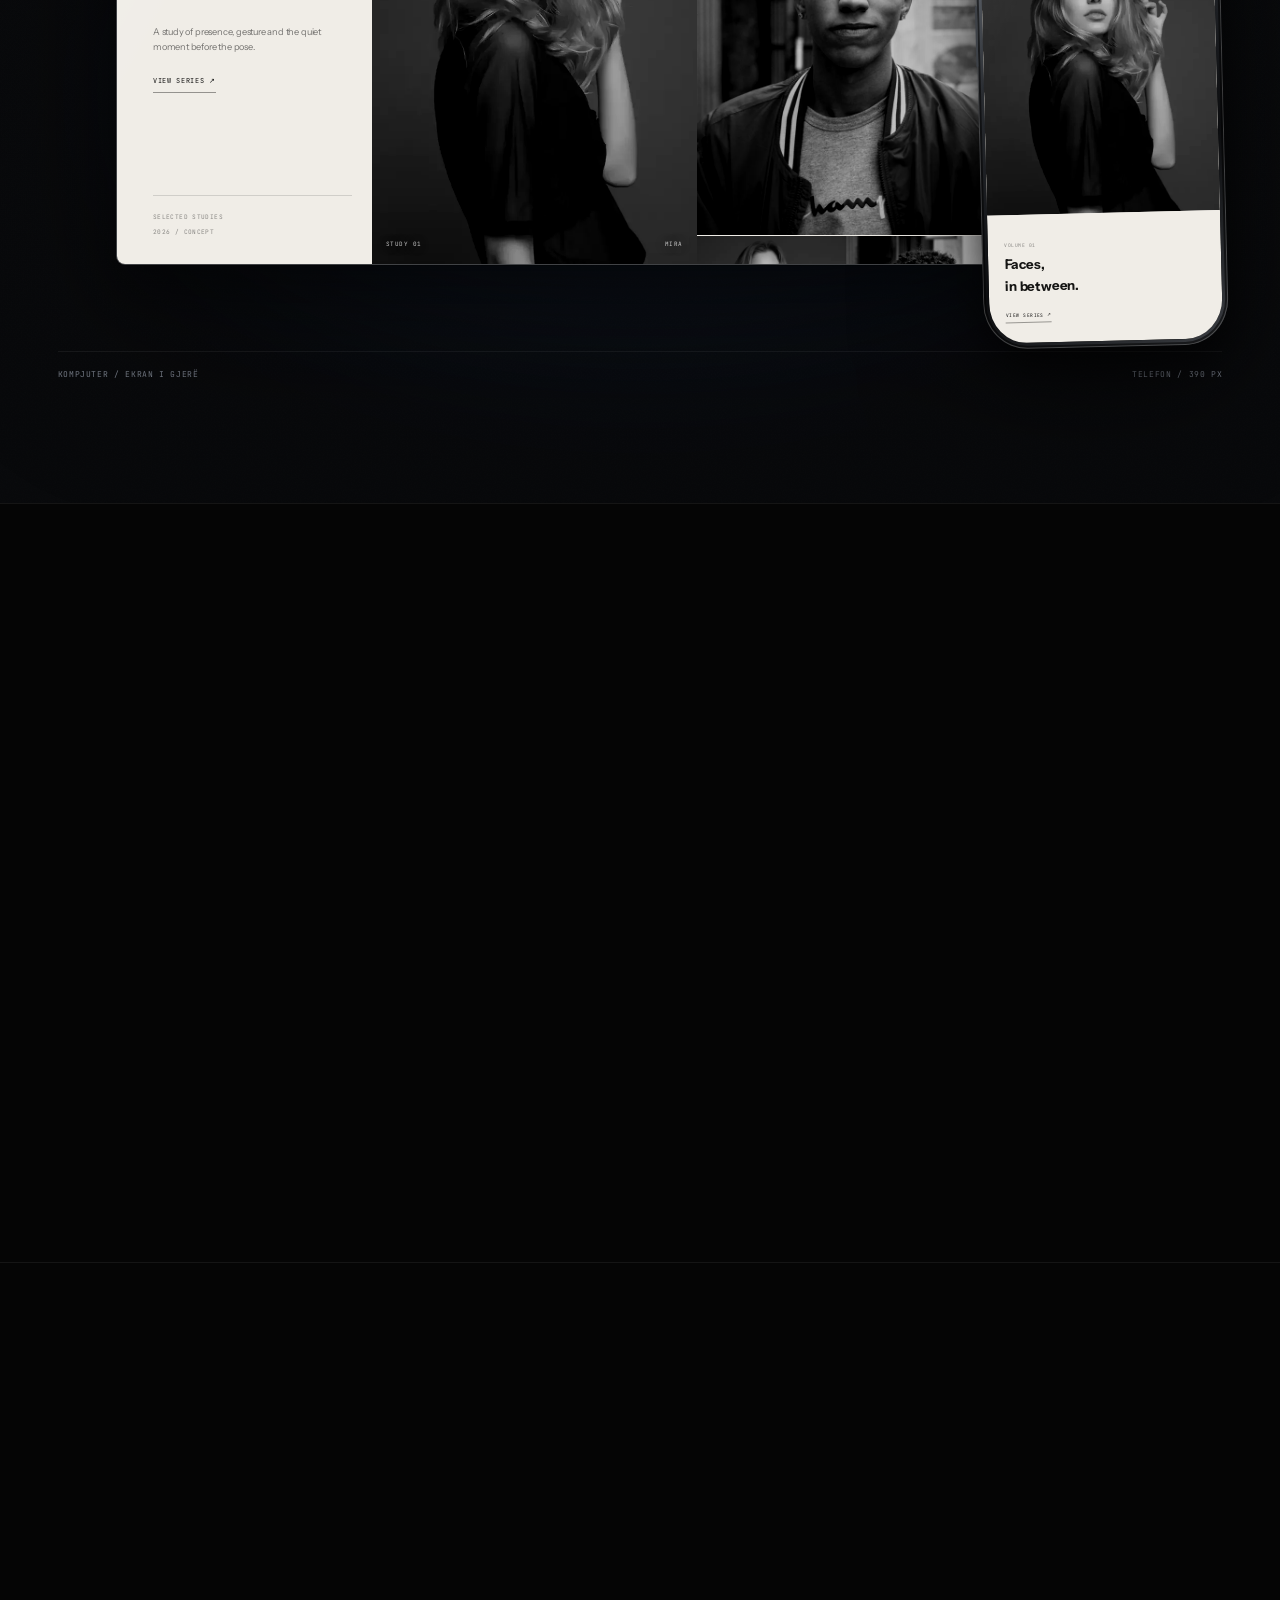
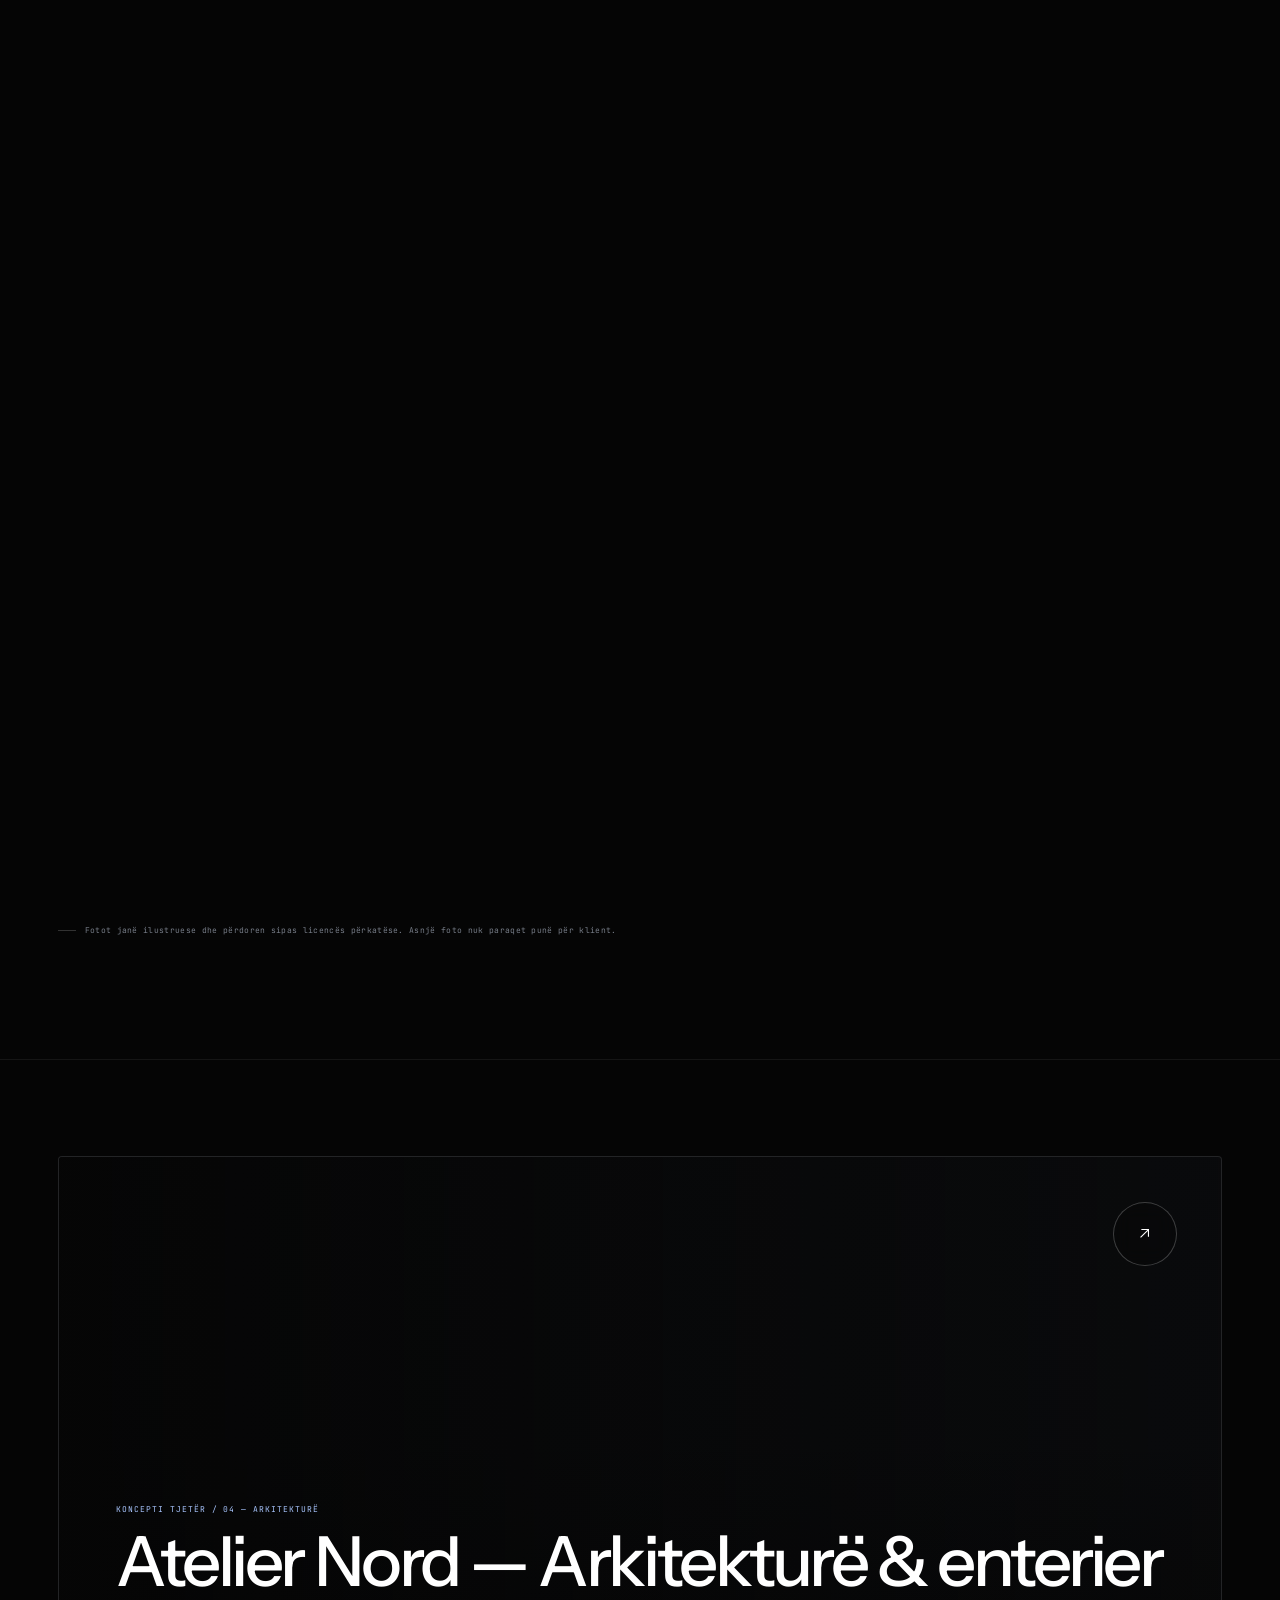
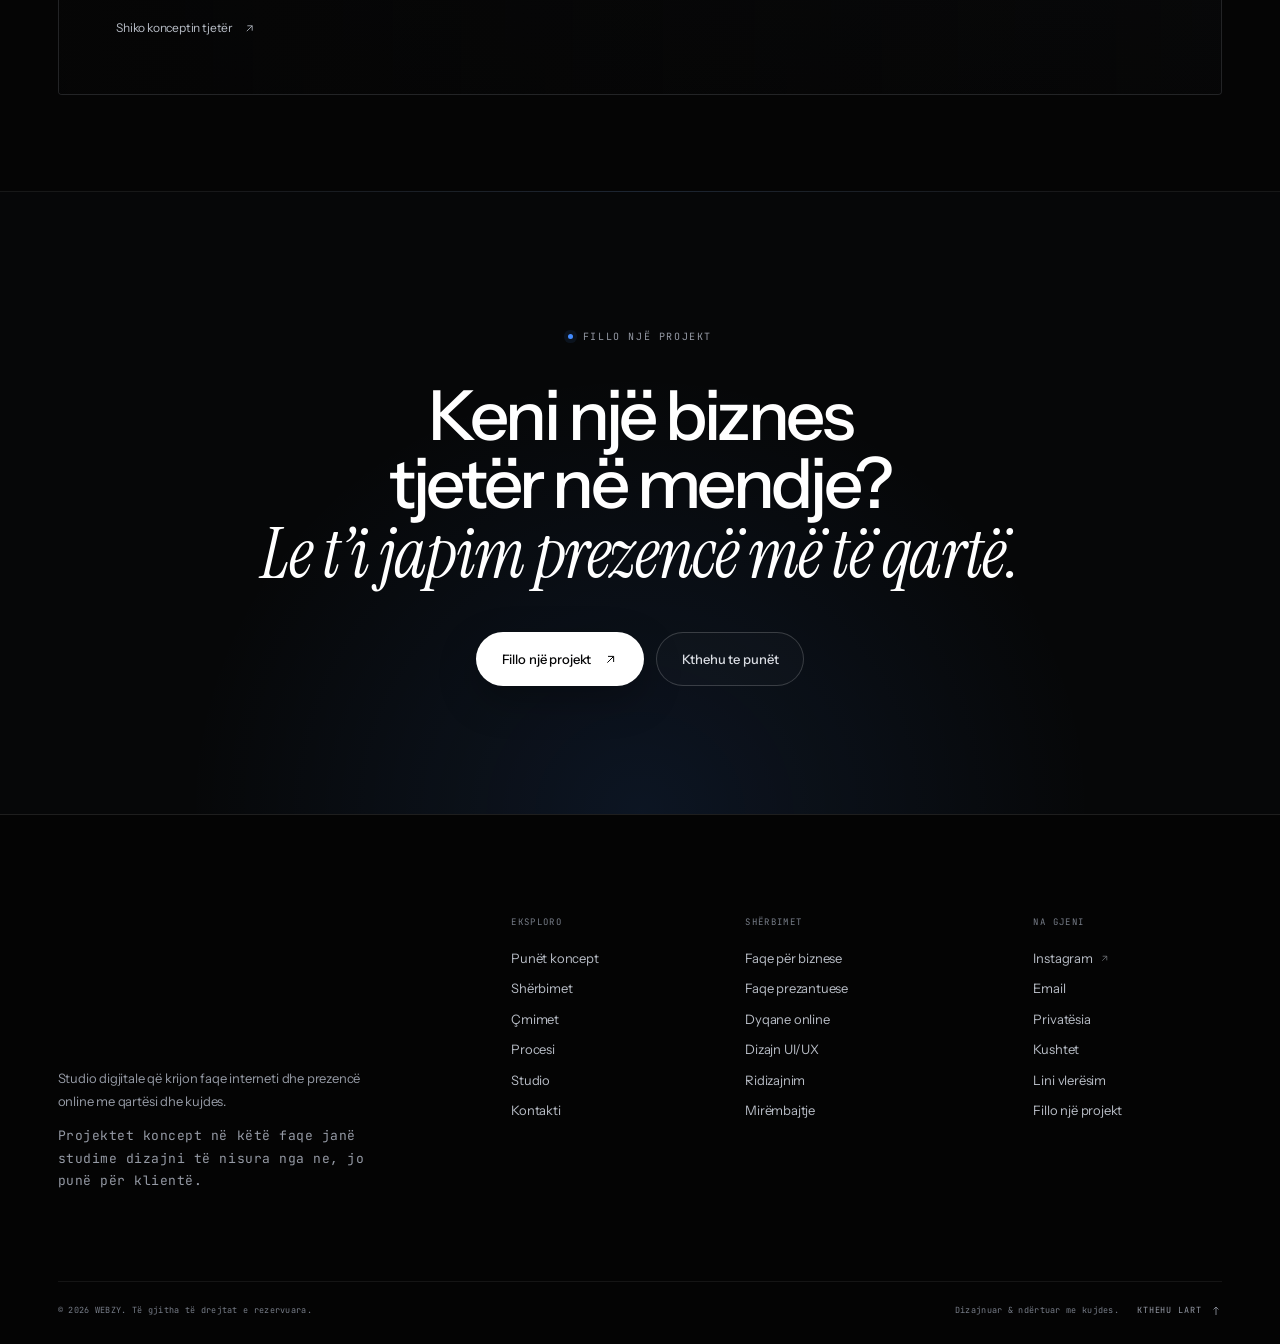
<file: work/photography.html>
<!DOCTYPE html>
<html lang="sq">
<head>
  <meta charset="utf-8">
  <meta name="viewport" content="width=device-width, initial-scale=1">
  <title>MIRA — Koncept portfolioje për fotograf | WEBZY</title>
  <meta name="description" content="Projekt koncept i WEBZY: portfolio e qetë për fotografen e trilluar të portreteve MIRA, ku puna flet e para.">
  <meta name="theme-color" content="#050505">
  <meta name="color-scheme" content="dark">
  <meta name="robots" content="index,follow">
  <meta property="og:type" content="article">
  <meta property="og:site_name" content="WEBZY">
  <meta property="og:title" content="MIRA — Koncept portfolioje për fotograf">
  <meta property="og:description" content="Projekt koncept i WEBZY: portfolio e qetë për fotografen e trilluar të portreteve MIRA, ku puna flet e para.">
  <meta property="og:image" content="https://webzysite.com/assets/img/og-photography.jpg">
  <meta property="og:image:type" content="image/jpeg">
  <meta property="og:image:width" content="1200">
  <meta property="og:image:height" content="630">
  <meta property="og:image:alt" content="Kartë e projektit koncept MIRA nga WEBZY — portfolio fotografie me një portret bardh e zi.">
  <meta name="twitter:card" content="summary_large_image">
  <meta name="twitter:title" content="MIRA — Koncept portfolioje për fotograf">
  <meta name="twitter:description" content="Projekt koncept i WEBZY: portfolio e qetë për fotografen e trilluar të portreteve MIRA, ku puna flet e para.">
  <meta name="twitter:image" content="https://webzysite.com/assets/img/og-photography.jpg">
  <meta name="twitter:image:alt" content="Kartë e projektit koncept MIRA nga WEBZY — portfolio fotografie me një portret bardh e zi.">
  <link rel="canonical" href="https://webzysite.com/work/photography.html">
  <meta property="og:url" content="https://webzysite.com/work/photography.html">
  <link rel="icon" href="/favicon.ico" sizes="48x48">
  <link rel="icon" type="image/png" sizes="192x192" href="../assets/img/favicon-192.png">
  <link rel="icon" type="image/png" sizes="96x96" href="../assets/img/favicon-96.png">
  <link rel="manifest" href="/site.webmanifest">
  <link rel="apple-touch-icon" href="../assets/img/apple-touch-icon.png">
  <link rel="preload" href="../assets/fonts/instrument-sans-latin.woff2" as="font" type="font/woff2" crossorigin>
  <link rel="preload" href="../assets/fonts/instrument-serif-italic-latin.woff2" as="font" type="font/woff2" crossorigin>
  <link rel="preload" href="../assets/fonts/jetbrains-mono-latin.woff2" as="font" type="font/woff2" crossorigin>
  <link rel="preload" as="image" href="../assets/img/photo-01.webp">
  <link rel="stylesheet" href="../assets/css/base.css">
  <link rel="stylesheet" href="../assets/css/detail.css">
  <link rel="stylesheet" href="../assets/css/mockups.css">
  <script>document.documentElement.classList.add('js');</script>
</head>
<body class="detail-page">
  <a class="skip-link" href="#main">Kalo te përmbajtja</a>
  <div class="page-rails" aria-hidden="true"></div>

  <header class="site-header" data-header>
    <div class="header-inner container">
      <a class="brand" href="../index.html" aria-label="WEBZY — ballina">
        <img class="brand__mark" src="../assets/img/webzy-mark.png" alt="" width="592" height="264">
        <img class="brand__word" src="../assets/img/webzy-wordmark.png" alt="WEBZY" width="752" height="75">
      </a>
      <nav class="site-nav" aria-label="Navigimi kryesor">
        <a class="nav-link" href="../index.html#work">Punët</a>
        <a class="nav-link" href="../index.html#services">Shërbimet</a>
        <a class="nav-link" href="../index.html#pricing">Çmimet</a>
        <a class="nav-link" href="../index.html#studio">Studio</a>
        <a class="nav-link" href="../index.html#process">Procesi</a>
      </nav>
      <div class="header-actions">
        <a class="header-cta" href="../index.html#contact">
          Fillo një projekt
          <svg viewBox="0 0 24 24" fill="none" stroke="currentColor" stroke-width="1.5" aria-hidden="true"><path d="M7 17 17 7M8 7h9v9"/></svg>
        </a>
        <button class="menu-toggle" type="button" aria-expanded="false" aria-controls="mobile-menu" aria-label="Hap menunë" data-menu-toggle>
          <span></span><span></span>
        </button>
      </div>
    </div>
  </header>

  <div class="mobile-menu" id="mobile-menu" data-menu>
    <div class="mobile-menu__inner">
      <nav class="mobile-menu__nav" aria-label="Navigimi në telefon">
        <a class="mobile-menu__link" href="../index.html#work">Punët <span>01</span></a>
        <a class="mobile-menu__link" href="../index.html#services">Shërbimet <span>02</span></a>
        <a class="mobile-menu__link" href="../index.html#pricing">Çmimet <span>03</span></a>
        <a class="mobile-menu__link" href="../index.html#studio">Studio <span>04</span></a>
        <a class="mobile-menu__link" href="../index.html#process">Procesi <span>05</span></a>
        <a class="mobile-menu__link" href="../index.html#contact">Kontakti <span>06</span></a>
      </nav>
      <div class="mobile-menu__foot">
        <div>
          <p>WEBZY — Studio për web dizajn.</p>
          <p><a href="mailto:webzysite@hotmail.com" data-email-link><span data-email-text>webzysite@hotmail.com</span></a></p>
        </div>
        <div class="mobile-menu__social">
          <a href="https://www.instagram.com/webzysite/" target="_blank" rel="noopener noreferrer" data-instagram>Instagram <span aria-hidden="true">↗</span></a>
          <a href="../index.html#contact">Fillo një projekt <span aria-hidden="true">↗</span></a>
        </div>
      </div>
    </div>
  </div>

  <main id="main" class="main">
    <article class="project">
      <header class="project-hero">
        <div class="container">
          <nav class="breadcrumb" aria-label="Rruga e navigimit">
            <ol>
              <li><a href="../index.html">WEBZY</a></li>
              <li><a href="../index.html#work">Punët koncept</a></li>
              <li aria-current="page">Fotografi</li>
            </ol>
          </nav>

          <div class="project-hero__grid">
            <div class="project-hero__copy">
              <p class="eyebrow"><span class="eyebrow__dot"></span>Projekt koncept / 03</p>
              <h1 class="project-hero__title">MIRA<span>Koncept portfolioje për fotograf</span></h1>
              <p class="project-hero__lede">Portfolio e qetë për një fotograf portretesh — e ndërtuar që puna të flasë e para.</p>
              <div class="project-hero__actions">
                <a class="btn btn--primary" href="#preview">Shiko pamjen <svg viewBox="0 0 24 24" fill="none" stroke="currentColor" stroke-width="1.6" aria-hidden="true"><path d="M12 4v16m0 0 6-6m-6 6-6-6"/></svg></a>
                <a class="text-link" href="../index.html#contact">Fillo një projekt <svg viewBox="0 0 24 24" fill="none" stroke="currentColor" stroke-width="1.6" aria-hidden="true"><path d="M7 17 17 7M8 7h9v9"/></svg></a>
              </div>
            </div>

            <dl class="project-meta">
              <div><dt>Fusha</dt><dd>Fotografi / Portfolio</dd></div>
              <div><dt>Puna</dt><dd>Drejtim artistik · UI editoriale · Studim për çdo ekran</dd></div>
              <div><dt>Lloji</dt><dd><span class="status-pill">Projekt koncept</span></dd></div>
              <div><dt>Viti</dt><dd>2026</dd></div>
            </dl>
          </div>
        </div>

        <figure class="project-cover">
          <div class="project-cover__media">
            <img src="../assets/img/photo-01.webp" alt="Portret bardh e zi në studio i një gruaje që kthehet nga kamera — foto ilustruese për MIRA." width="1200" height="1800" fetchpriority="high" decoding="async" style="object-position: 50% 32%">
            <span class="project-cover__badge">MIRA / Koncepti 03</span>
          </div>
          <figcaption><span>Vëllimi 01 / studim portreti</span><span>Foto ilustruese</span></figcaption>
        </figure>

        <aside class="concept-note" aria-label="Shënim për projektin koncept">
          <span class="concept-note__label">Projekt koncept</span>
          <p>Studim dizajni i nisur nga ne. MIRA është markë e trilluar; fotot janë ilustruese dhe nuk paraqitet asnjë klient, rezultat apo dëshmi.</p>
        </aside>
      </header>

      <section class="detail-section detail-overview" aria-labelledby="overview-title">
        <div class="container">
          <div class="detail-head">
            <div data-reveal>
              <p class="section-label">01 / Përmbledhje</p>
              <h2 class="detail-title" id="overview-title">Puna, me<br><em>hapësirë për të marrë frymë.</em></h2>
            </div>
            <p class="detail-head__intro" data-reveal style="--delay: 80ms">Portfolio nuk është galeri e gjithçkaje. Është një radhitje — dhe radhitja është vetë mesazhi.</p>
          </div>
          <div class="detail-two">
            <div class="detail-body" data-reveal>
              <p class="detail-lead">MIRA është studio e trilluar portretesh. Portfolio e trajton ekranin si mur galerie: fotot vijnë me ritmin e tyre, përshkrimet janë të qeta dhe ndërfaqja kurrë nuk konkurron me fytyrën.</p>
              <p>Një sistem njëngjyrësh e mban përvojën bashkë, duke i lënë çdo portreti prezencën e vet. Seritë dhe vëllimet i japin formë punës pa e kthyer në rrjet miniaturash. Në telefon, radhitja bëhet një lëvizje e vetme poshtë. Informacioni për porosi vjen në fund, pasi puna të ketë lënë përshtypje.</p>
            </div>
            <div class="detail-aside" data-reveal style="--delay: 90ms">
              <p class="mini-label">Qëllimi i dizajnit</p>
              <p>Blloqet asimetrike të fotove dhe pak lloje shkronjash krijojnë ritëm. Përshkrimet janë në shkronja mono anash, si shënime me laps. Faqosja nuk i mbush të gjitha kolonat, por e përdor hapësirën bosh si pjesë të kompozimit.</p>
              <ul class="tags" aria-label="Puna në projekt"><li>Drejtim artistik</li><li>Dizajn UI</li><li>Faqosje editoriale</li><li>Faqosje për çdo ekran</li></ul>
            </div>
          </div>
        </div>
      </section>

      <section class="detail-section detail-principles" aria-label="Parimet e dizajnit">
        <div class="container">
          <div class="principles">
            <article class="principle" data-reveal style="--delay: 0ms">
              <span class="principle__num">01</span>
              <h3>Fotot para së gjithash</h3>
              <p>Çdo vendim i ndërfaqes i nënshtrohet madhësisë, prerjes dhe radhitjes.</p>
            </article>
            <article class="principle" data-reveal style="--delay: 70ms">
              <span class="principle__num">02</span>
              <h3>Navigim i qetë</h3>
              <p>Etiketa të vogla dhe një indeks i thjeshtë e mbajnë orientimin të qartë pa shtuar zhurmë.</p>
            </article>
            <article class="principle" data-reveal style="--delay: 140ms">
              <span class="principle__num">03</span>
              <h3>Seri, jo foto të veçuara</h3>
              <p>Puna grupohet në vëllime, që vizitorët ta lexojnë si tërësi e jo si rrjedhë postimesh.</p>
            </article>
          </div>
        </div>
      </section>

      <section class="detail-section detail-preview" id="preview" aria-labelledby="preview-title">
        <div class="container">
          <div class="detail-head">
            <div data-reveal>
              <p class="section-label">02 / Pamja në ekrane</p>
              <h2 class="detail-title" id="preview-title">Një ide, e njëjtë<br><em>në çdo ekran.</em></h2>
            </div>
            <p class="detail-head__intro" data-reveal style="--delay: 80ms">Faqosja është menduar si një sistem i vetëm, jo si faqe kompjuteri e ngjeshur në telefon. Rendi, ritmi dhe karakteri ruhen nga ekrani i gjerë deri te 390 piksel.</p>
          </div>

          <div class="device-stage" role="img" aria-label="Pamja në kompjuter dhe telefon e konceptit MIRA">
            <div class="device-stage__desktop" aria-hidden="true">
<div class="browser" aria-hidden="true">
                  <div class="browser__bar">
                    <span class="browser__dots"><i></i><i></i><i></i></span>
                    <span class="browser__url">mira-portraits.example</span>
                  </div>
                  <div class="browser__screen">
                    <div class="mock-mira">
                      <div class="mock-mira__nav">
                        <span class="mock-mira__logo">MIRA</span>
                        <div class="mock-mira__links"><span>Portraits</span><span>Selected</span><span>Contact</span></div>
                        <span class="mock-mira__index">INDEX / 01</span>
                      </div>
                      <div class="mock-mira__body">
                        <div class="mock-mira__copy">
                          <span class="mock-mira__kicker">Volume 01 / Portraits</span>
                          <h4>Faces,<br>in between.</h4>
                          <p class="mock-mira__desc">A study of presence, gesture and the quiet moment before the pose.</p>
                          <span class="mock-mira__cta">View series ↗</span>
                          <div class="mock-mira__meta"><span>Selected studies</span><span>2026 / Concept</span></div>
                        </div>
                        <figure class="mock-mira__figure mock-mira__figure--main">
                          <img src="../assets/img/photo-01-sm.webp" alt="" width="640" height="960" loading="lazy" decoding="async">
                          <figcaption class="mock-mira__caption"><span>Study 01</span><span>Mira</span></figcaption>
                        </figure>
                        <div class="mock-mira__figure mock-mira__figure--side">
                          <img src="../assets/img/photo-02-sm.webp" alt="" width="640" height="960" loading="lazy" decoding="async">
                          <div class="mock-mira__thumb-row">
                            <div><img src="../assets/img/photo-01-sm.webp" alt="" width="640" height="960" loading="lazy" decoding="async"></div>
                            <div><img src="../assets/img/photo-02-sm.webp" alt="" width="640" height="960" loading="lazy" decoding="async"></div>
                          </div>
                        </div>
                      </div>
                    </div>
                  </div>
                </div>
            </div>
            <div class="device-stage__phone" aria-hidden="true">
<div class="phone-frame phone-frame--card" aria-hidden="true">
                  <div class="phone-frame__screen">
                    <div class="phone-mock--mira">
                      <div class="pm-mira__nav">
                        MIRA
                        <span class="pm-mira__menu"><span></span><span></span></span>
                      </div>
                      <div class="pm-mira__image"><img src="../assets/img/photo-01-sm.webp" alt="" width="640" height="960" loading="lazy" decoding="async"></div>
                      <div class="pm-mira__body">
                        <span class="pm-mira__kicker">Volume 01</span>
                        <h5>Faces,<br>in between.</h5>
                        <span class="pm-mira__link">View series ↗</span>
                      </div>
                    </div>
                  </div>
                  <span class="phone-frame__island" aria-hidden="true"></span>
                </div>
            </div>
          </div>
          <div class="device-labels"><span>Kompjuter / ekran i gjerë</span><span>Telefon / 390 px</span></div>
        </div>
      </section>

      <section class="detail-section detail-language" aria-labelledby="language-title">
        <div class="container">
          <div class="language-grid">
            <div class="language-copy" data-reveal>
              <p class="section-label">03 / Gjuha vizuale</p>
              <h2 class="detail-title" id="language-title">Njëngjyrëshe,<br><em>me ngrohtësi.</em></h2>
              <p>Boja dhe kocka u japin fotove një skenë neutrale. Hiri i ngrohtë e mban faqen larg ndjesisë klinike; e bardha ruhet për vetë punën.</p>
              <div class="palette">
            <div class="swatch">
              <div class="swatch__chip" style="--swatch: #0B0B0C"></div>
              <div class="swatch__info"><span class="swatch__name">Bojë</span><span class="swatch__hex">#0B0B0C</span></div>
            </div>
            <div class="swatch is-light">
              <div class="swatch__chip" style="--swatch: #EFEAE2"></div>
              <div class="swatch__info"><span class="swatch__name">Kockë</span><span class="swatch__hex">#EFEAE2</span></div>
            </div>
            <div class="swatch">
              <div class="swatch__chip" style="--swatch: #A7A29A"></div>
              <div class="swatch__info"><span class="swatch__name">Hi</span><span class="swatch__hex">#A7A29A</span></div>
            </div>
            <div class="swatch is-light">
              <div class="swatch__chip" style="--swatch: #FFFFFF"></div>
              <div class="swatch__info"><span class="swatch__name">E bardhë</span><span class="swatch__hex">#FFFFFF</span></div>
            </div>
              </div>
            </div>

            <div class="type-card" data-reveal style="--delay: 90ms">
              <div class="type-card__head"><span>Tipografia</span><span>Sistemi i konceptit</span></div>
              <p class="type-sample">Faces, in between.</p>
              <div class="type-rows">
            <div class="type-row"><span>Tituj</span><strong>Instrument Sans</strong><span>Mesatare</span></div>
            <div class="type-row"><span>Theks</span><strong>Instrument Serif</strong><span>Kursive</span></div>
            <div class="type-row"><span>Etiketa</span><strong>JetBrains Mono</strong><span>E rregullt</span></div>
              </div>
              <p class="type-card__foot">Të gjitha shkronjat ruhen në këtë faqe dhe përdoren njësoj në koncept dhe në faqe.</p>
            </div>
          </div>
        </div>
      </section>

      <section class="detail-section detail-gallery" aria-labelledby="gallery-title">
        <div class="container">
          <div class="detail-head">
            <div data-reveal>
              <p class="section-label">04 / Detajet</p>
              <h2 class="detail-title" id="gallery-title">Portrete me<br><em>pak heshtje.</em></h2>
            </div>
            <p class="detail-head__intro" data-reveal style="--delay: 80ms">Dy studime nga e njëjta seri, me prerje të ndryshme, që tregojnë si radhitja dhe madhësia e ndryshojnë leximin e një fytyre.</p>
          </div>
          <div class="gallery">
          <figure class="gallery__item gallery__item--7" data-reveal style="--delay: 0ms">
            <div class="gallery__media" style="--ar: 4 / 5">
              <img src="../assets/img/photo-02.webp" alt="Portret rruge bardh e zi i një të riu që shikon drejt kamerës." width="1200" height="1800" loading="lazy" decoding="async" style="object-position: 50% 30%">
            </div>
            <figcaption><span>Studimi 02 / portret rruge</span><span>01 / 02</span></figcaption>
          </figure>
          <figure class="gallery__item gallery__item--5 gallery__item--offset" data-reveal style="--delay: 70ms">
            <div class="gallery__media" style="--ar: 3 / 4">
              <img src="../assets/img/photo-01.webp" alt="Portret bardh e zi në studio i një gruaje me të zeza që kthehet nga kamera, mbi sfond gri." width="1200" height="1800" loading="lazy" decoding="async" style="object-position: 50% 30%">
            </div>
            <figcaption><span>Studimi 01 / portret në studio</span><span>02 / 02</span></figcaption>
          </figure>
          </div>
          <p class="gallery-note">Fotot janë ilustruese dhe përdoren sipas licencës përkatëse. Asnjë foto nuk paraqet punë për klient.</p>
        </div>
      </section>

      <section class="detail-section detail-next" aria-labelledby="next-title">
        <div class="container">
          <a class="next-card" href="architecture.html" aria-label="Koncepti tjetër: Atelier Nord — Arkitekturë &amp; enterier">
            <img class="next-card__image" src="../assets/img/arch-hero.webp" alt="" width="1200" height="800" loading="lazy" decoding="async" style="object-position: 50% 58%">
            <span class="next-card__shade" aria-hidden="true"></span>
            <div class="next-card__copy">
              <span class="next-card__eyebrow">Koncepti tjetër / 04 — Arkitekturë</span>
              <h2 id="next-title">Atelier Nord — Arkitekturë &amp; enterier</h2>
              <span class="next-card__link">Shiko konceptin tjetër <svg viewBox="0 0 24 24" fill="none" stroke="currentColor" stroke-width="1.5" aria-hidden="true"><path d="M7 17 17 7M8 7h9v9"/></svg></span>
            </div>
            <span class="next-card__arrow" aria-hidden="true"><svg viewBox="0 0 24 24" fill="none" stroke="currentColor" stroke-width="1.4"><path d="M7 17 17 7M8 7h9v9"/></svg></span>
          </a>
        </div>
      </section>

      <section class="detail-cta" aria-labelledby="cta-title">
        <div class="container">
          <p class="eyebrow"><span class="eyebrow__dot"></span>Fillo një projekt</p>
          <h2 id="cta-title">Keni një biznes tjetër në mendje?<br><em>Le t’i japim prezencë më të qartë.</em></h2>
          <div class="detail-cta__actions">
            <a class="btn btn--primary" href="../index.html#contact">Fillo një projekt <svg viewBox="0 0 24 24" fill="none" stroke="currentColor" stroke-width="1.6" aria-hidden="true"><path d="M7 17 17 7M8 7h9v9"/></svg></a>
            <a class="btn btn--ghost" href="../index.html#work">Kthehu te punët</a>
          </div>
        </div>
      </section>
    </article>
  </main>

  <footer class="site-footer">
    <div class="container">
      <div class="footer-grid">
        <div class="footer-brand">
          <img class="footer-brand__logo" src="../assets/img/webzy-logo.png" alt="WEBZY — studio për web dizajn" width="764" height="434" loading="lazy" decoding="async">
          <p>Studio digjitale që krijon faqe interneti dhe prezencë online me qartësi dhe kujdes.</p>
          <p class="footer-small">Projektet koncept në këtë faqe janë studime dizajni të nisura nga ne, jo punë për klientë.</p>
        </div>

        <div class="footer-col">
          <h2 class="footer-heading">Eksploro</h2>
          <div class="footer-links">
            <a href="../index.html#work">Punët koncept</a>
            <a href="../index.html#services">Shërbimet</a>
            <a href="../index.html#pricing">Çmimet</a>
            <a href="../index.html#process">Procesi</a>
            <a href="../index.html#studio">Studio</a>
            <a href="../index.html#contact">Kontakti</a>
          </div>
        </div>

        <div class="footer-col">
          <h2 class="footer-heading">Shërbimet</h2>
          <div class="footer-links">
            <a href="../index.html#contact" data-service="Faqe për biznes">Faqe për biznese</a>
            <a href="../index.html#contact" data-service="Faqe prezantuese">Faqe prezantuese</a>
            <a href="../index.html#contact" data-service="Dyqan online">Dyqane online</a>
            <a href="../index.html#contact" data-service="Dizajn UI/UX">Dizajn UI/UX</a>
            <a href="../index.html#contact" data-service="Ridizajnim">Ridizajnim</a>
            <a href="../index.html#contact" data-service="Mirëmbajtje">Mirëmbajtje</a>
          </div>
        </div>

        <div class="footer-col">
          <h2 class="footer-heading">Na gjeni</h2>
          <div class="footer-links">
            <a class="external" href="https://www.instagram.com/webzysite/" target="_blank" rel="noopener noreferrer" data-instagram>Instagram <svg viewBox="0 0 24 24" fill="none" stroke="currentColor" stroke-width="1.6" aria-hidden="true"><path d="M7 17 17 7M8 7h9v9"/></svg></a>
            <a href="mailto:webzysite@hotmail.com" data-email-link>Email</a>
            <a href="../privacy.html">Privatësia</a>
            <a href="../kushtet.html">Kushtet</a>
            <a href="../vleresim.html">Lini vlerësim</a>
            <a href="../index.html#contact">Fillo një projekt</a>
          </div>
        </div>
      </div>

      <div class="footer-bottom">
        <span>© <span data-year>2026</span> WEBZY. Të gjitha të drejtat e rezervuara.</span>
        <div class="footer-bottom__links">
          <span>Dizajnuar &amp; ndërtuar me kujdes.</span>
          <a class="to-top" href="#main">Kthehu lart <svg viewBox="0 0 24 24" fill="none" stroke="currentColor" stroke-width="1.6" aria-hidden="true"><path d="M12 20V4m0 0-5 5m5-5 5 5"/></svg></a>
        </div>
      </div>
    </div>
  </footer>

  <noscript><div class="noscript-note">Disa pjesë interaktive kërkojnë JavaScript. Linket dhe përmbajtja mbeten të qasshme.</div></noscript>
  <script src="../assets/js/config.js" defer></script>
  <script src="../assets/js/main.js" defer></script>
</body>
</html>
</file>
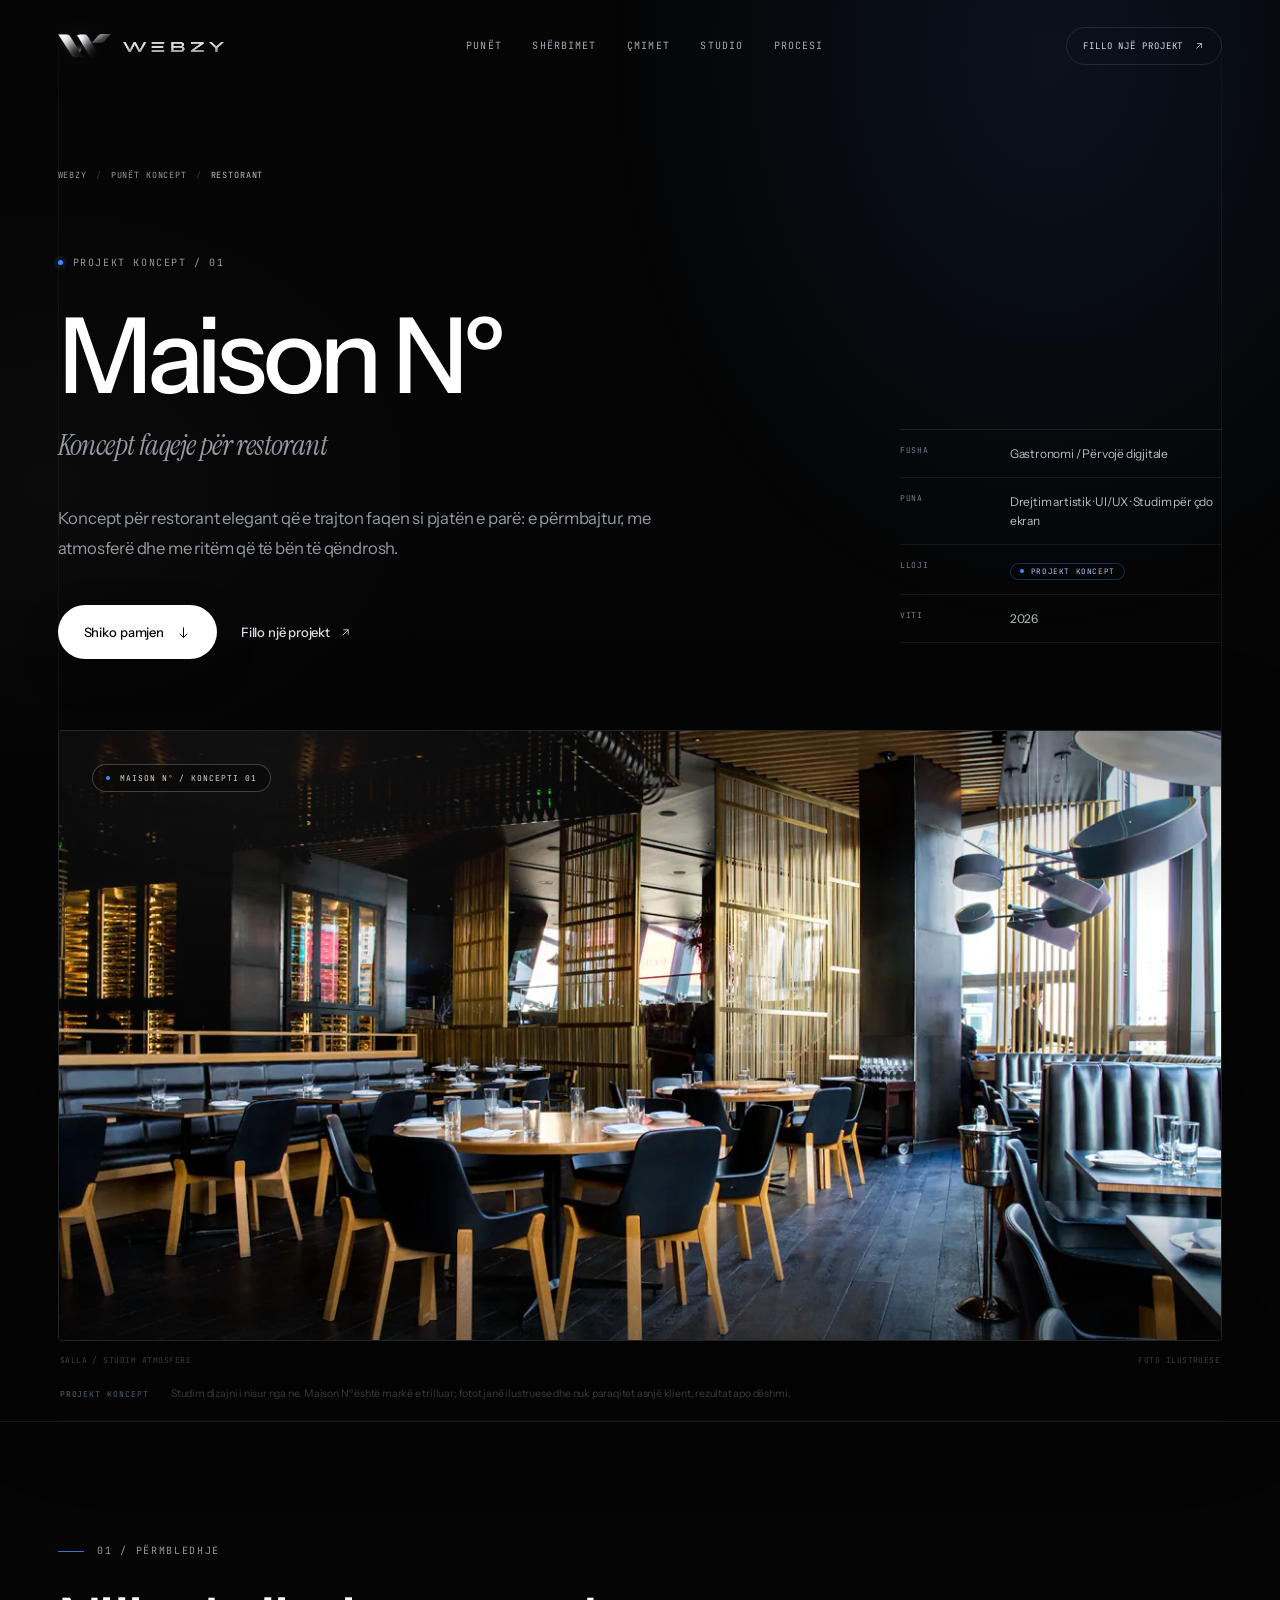
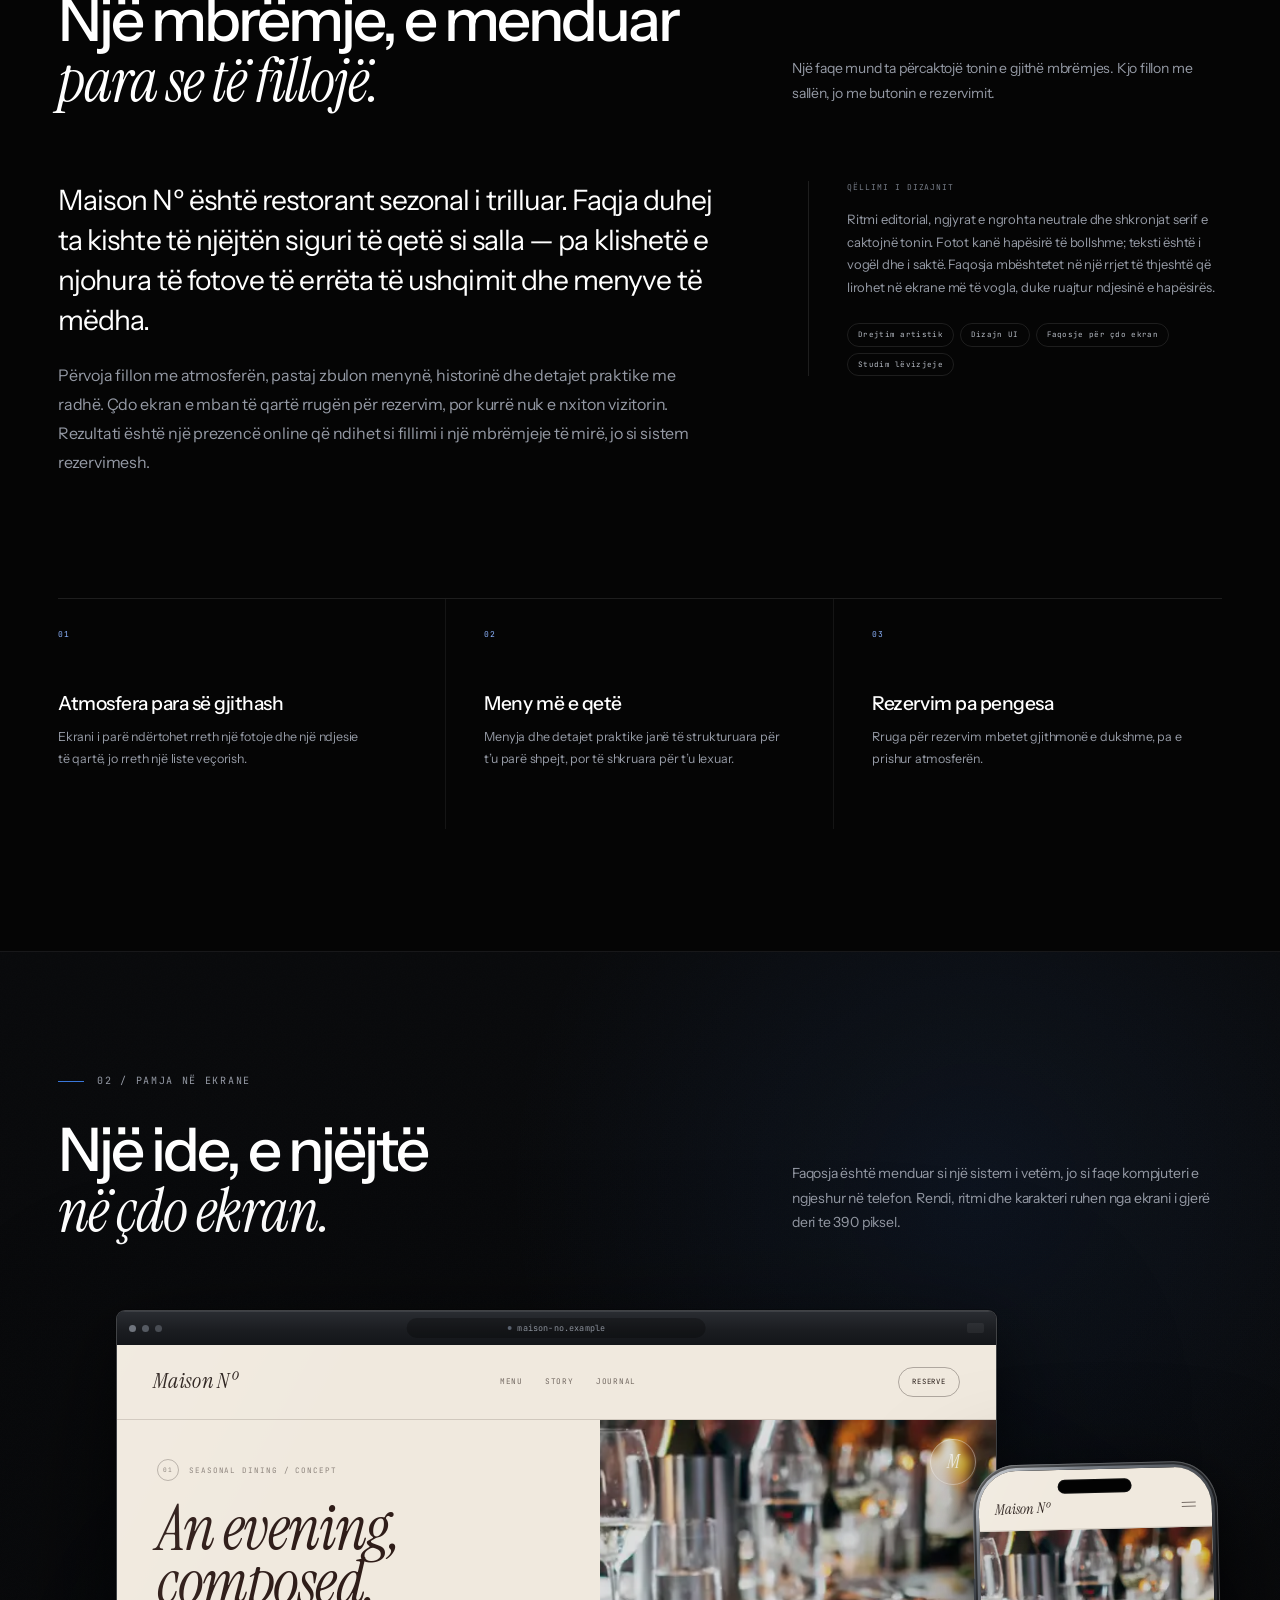
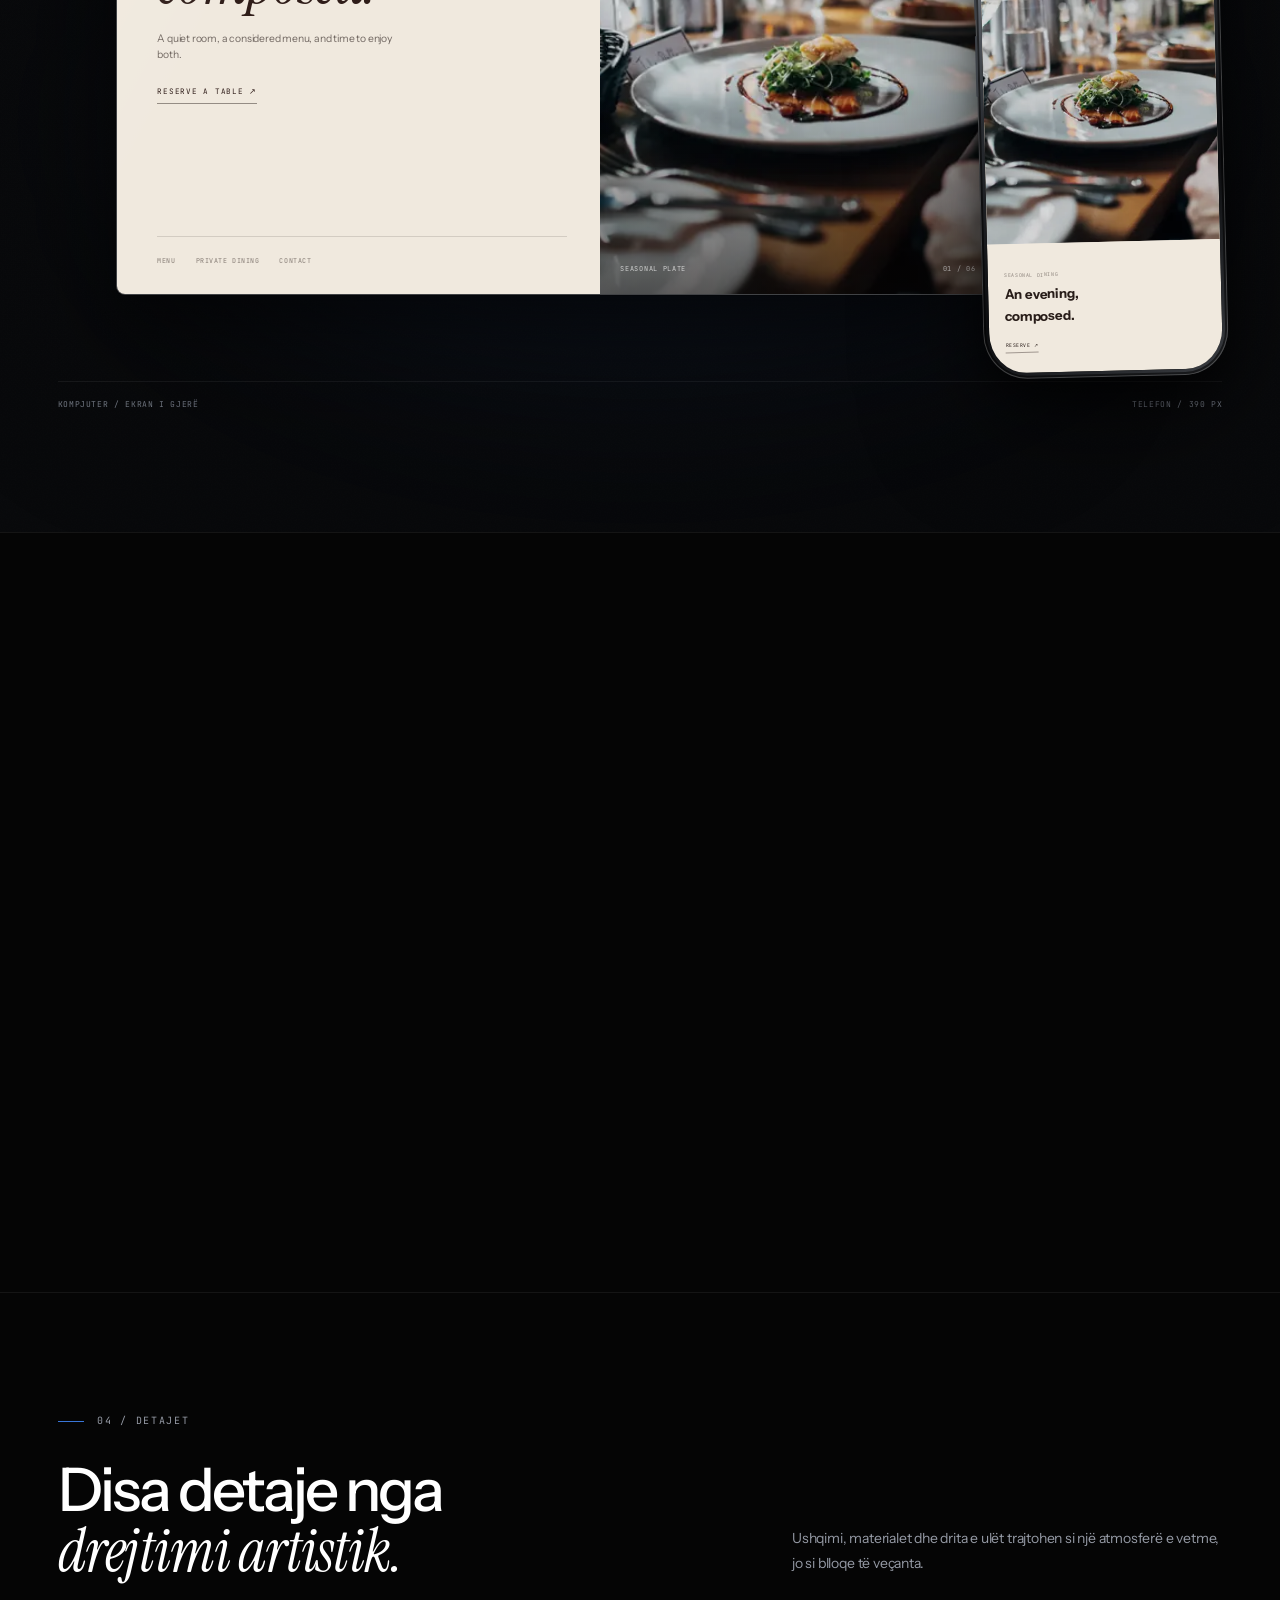
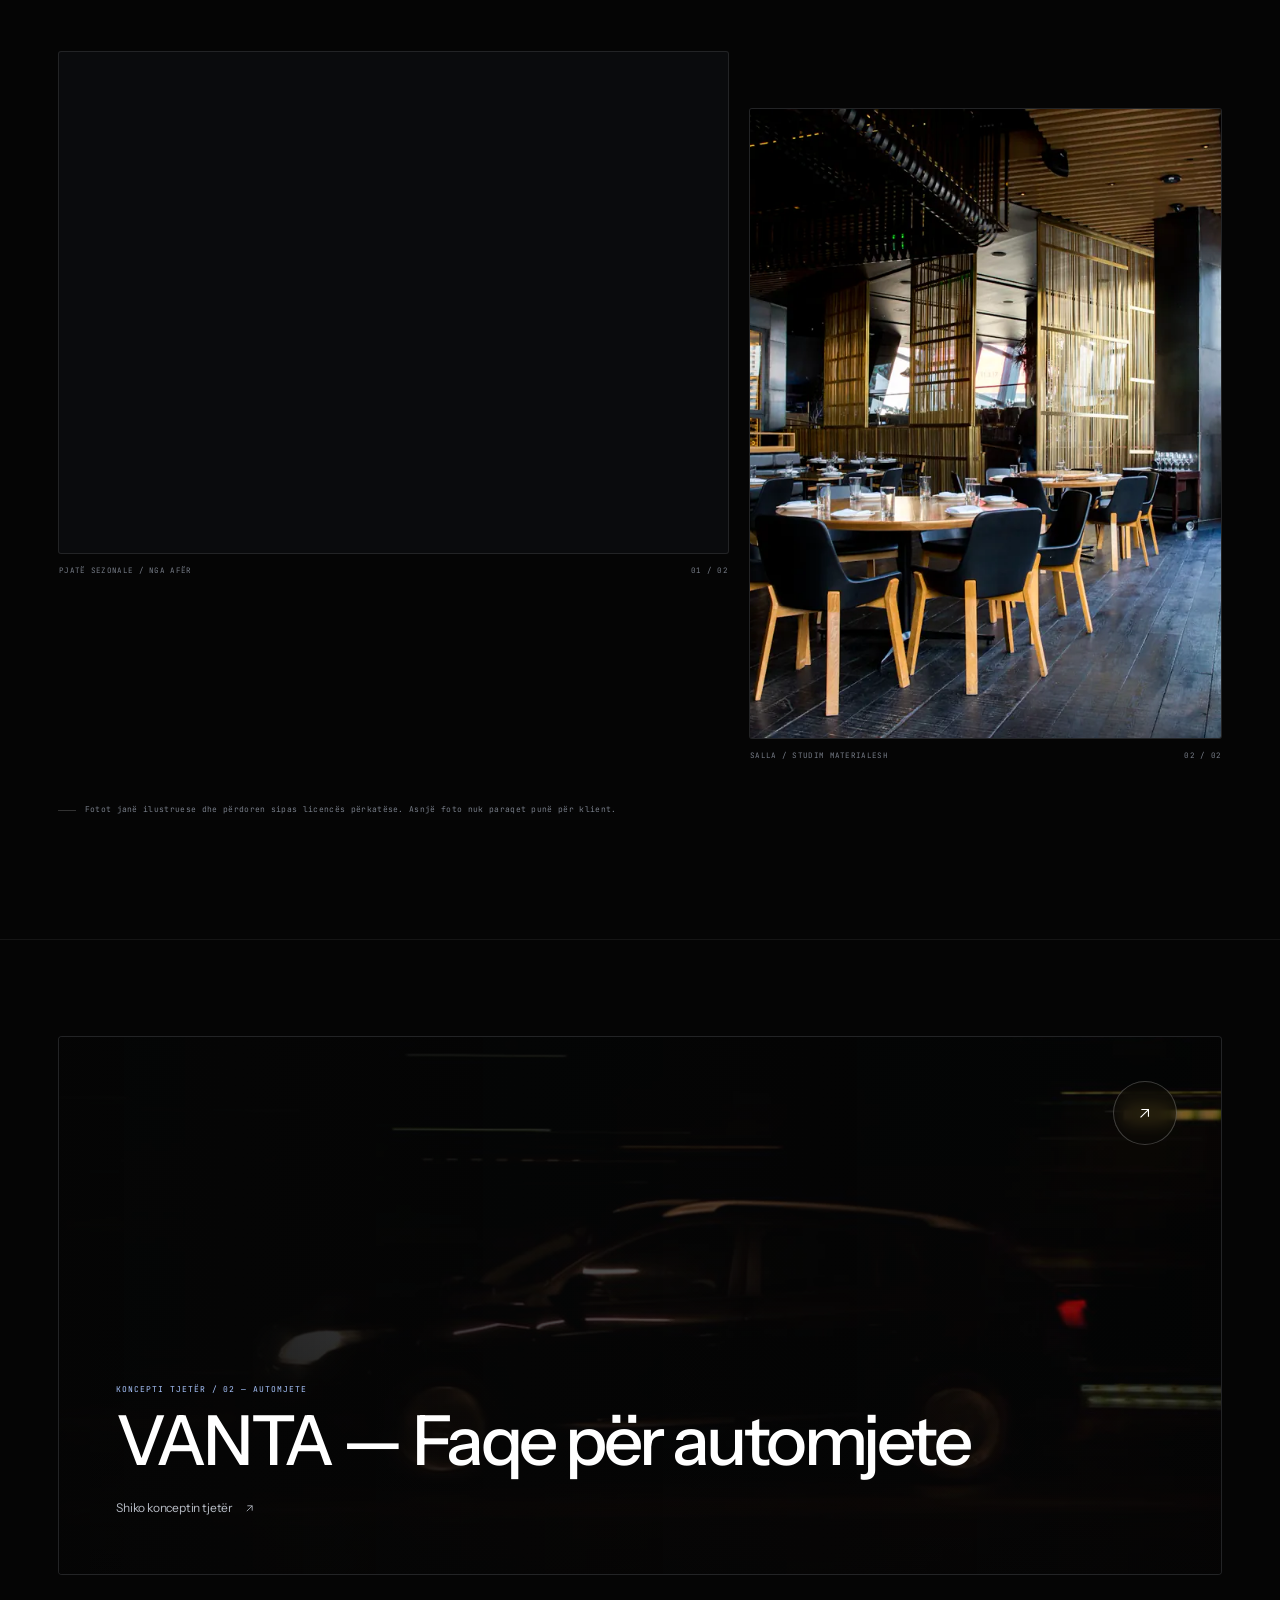
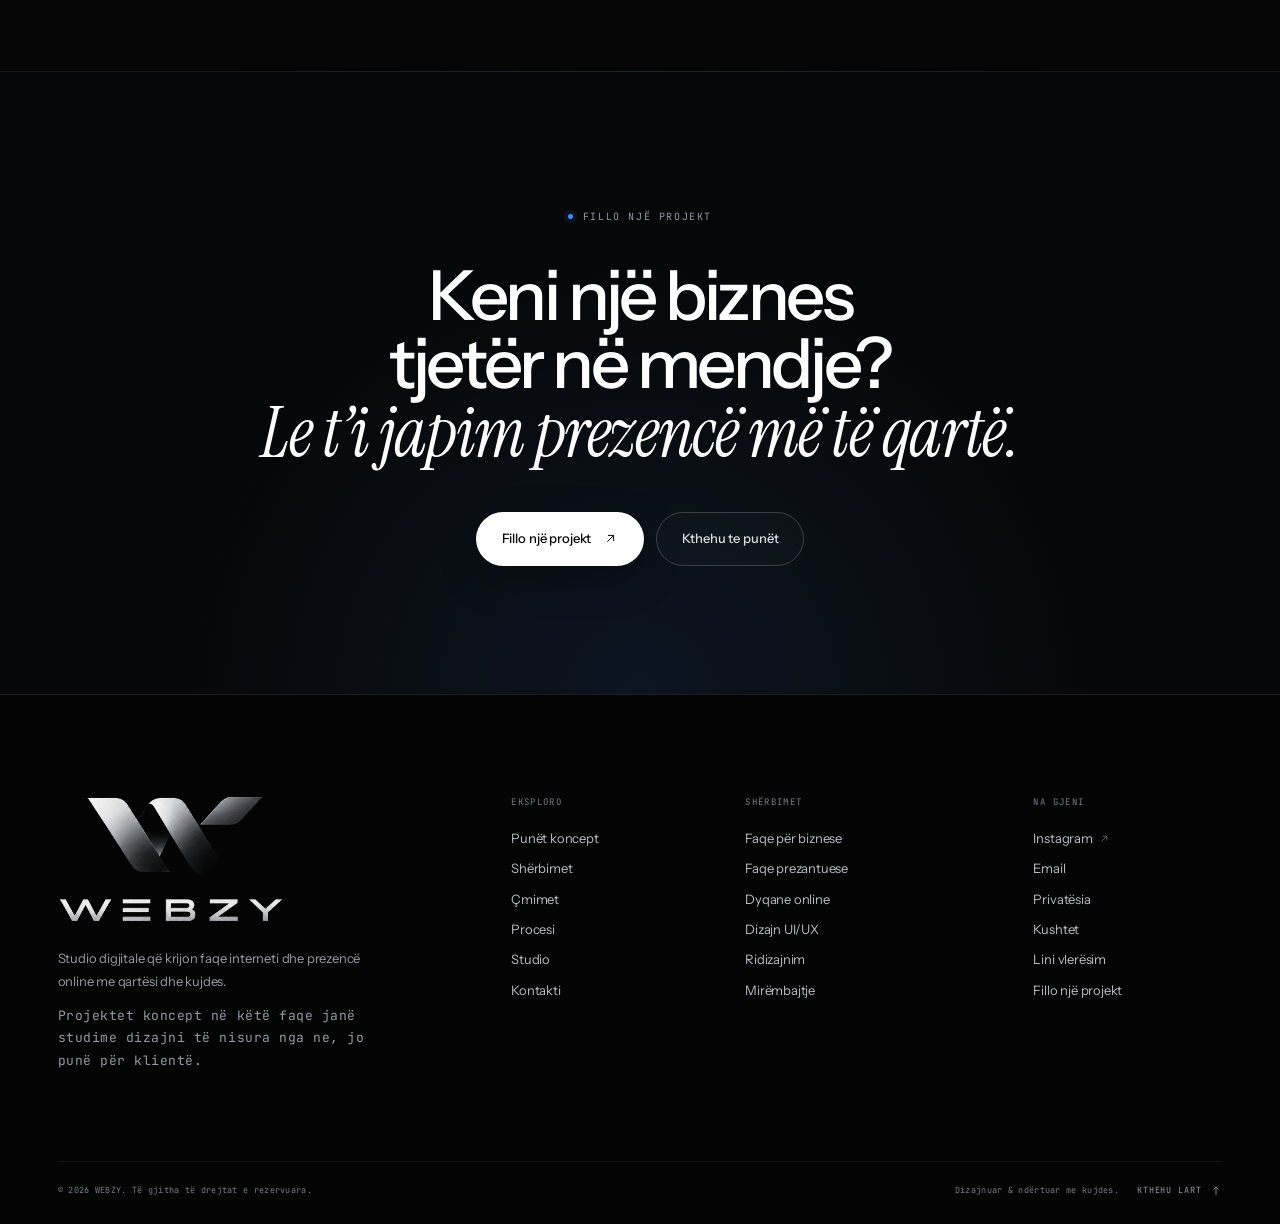
<file: work/restaurant.html>
<!DOCTYPE html>
<html lang="sq">
<head>
  <meta charset="utf-8">
  <meta name="viewport" content="width=device-width, initial-scale=1">
  <title>Maison Nº — Koncept faqeje për restorant | WEBZY</title>
  <meta name="description" content="Projekt koncept i WEBZY: faqe për restorantin e trilluar Maison Nº, e ndërtuar rreth atmosferës, tipografisë së kujdesshme dhe rezervimeve të lehta.">
  <meta name="theme-color" content="#050505">
  <meta name="color-scheme" content="dark">
  <meta name="robots" content="index,follow">
  <meta property="og:type" content="article">
  <meta property="og:site_name" content="WEBZY">
  <meta property="og:title" content="Maison Nº — Koncept faqeje për restorant">
  <meta property="og:description" content="Projekt koncept i WEBZY: faqe për restorantin e trilluar Maison Nº, e ndërtuar rreth atmosferës, tipografisë së kujdesshme dhe rezervimeve të lehta.">
  <meta property="og:image" content="https://webzysite.com/assets/img/og-restaurant.jpg">
  <meta property="og:image:type" content="image/jpeg">
  <meta property="og:image:width" content="1200">
  <meta property="og:image:height" content="630">
  <meta property="og:image:alt" content="Kartë e projektit koncept Maison Nº nga WEBZY — faqe për restorant me foto të ngrohta të sallës.">
  <meta name="twitter:card" content="summary_large_image">
  <meta name="twitter:title" content="Maison Nº — Koncept faqeje për restorant">
  <meta name="twitter:description" content="Projekt koncept i WEBZY: faqe për restorantin e trilluar Maison Nº, e ndërtuar rreth atmosferës, tipografisë së kujdesshme dhe rezervimeve të lehta.">
  <meta name="twitter:image" content="https://webzysite.com/assets/img/og-restaurant.jpg">
  <meta name="twitter:image:alt" content="Kartë e projektit koncept Maison Nº nga WEBZY — faqe për restorant me foto të ngrohta të sallës.">
  <link rel="canonical" href="https://webzysite.com/work/restaurant.html">
  <meta property="og:url" content="https://webzysite.com/work/restaurant.html">
  <link rel="icon" href="/favicon.ico" sizes="48x48">
  <link rel="icon" type="image/png" sizes="192x192" href="../assets/img/favicon-192.png">
  <link rel="icon" type="image/png" sizes="96x96" href="../assets/img/favicon-96.png">
  <link rel="manifest" href="/site.webmanifest">
  <link rel="apple-touch-icon" href="../assets/img/apple-touch-icon.png">
  <link rel="preload" href="../assets/fonts/instrument-sans-latin.woff2" as="font" type="font/woff2" crossorigin>
  <link rel="preload" href="../assets/fonts/instrument-serif-italic-latin.woff2" as="font" type="font/woff2" crossorigin>
  <link rel="preload" href="../assets/fonts/jetbrains-mono-latin.woff2" as="font" type="font/woff2" crossorigin>
  <link rel="preload" as="image" href="../assets/img/restaurant-02.webp">
  <link rel="stylesheet" href="../assets/css/base.css">
  <link rel="stylesheet" href="../assets/css/detail.css">
  <link rel="stylesheet" href="../assets/css/mockups.css">
  <script>document.documentElement.classList.add('js');</script>
</head>
<body class="detail-page">
  <a class="skip-link" href="#main">Kalo te përmbajtja</a>
  <div class="page-rails" aria-hidden="true"></div>

  <header class="site-header" data-header>
    <div class="header-inner container">
      <a class="brand" href="../index.html" aria-label="WEBZY — ballina">
        <img class="brand__mark" src="../assets/img/webzy-mark.png" alt="" width="592" height="264">
        <img class="brand__word" src="../assets/img/webzy-wordmark.png" alt="WEBZY" width="752" height="75">
      </a>
      <nav class="site-nav" aria-label="Navigimi kryesor">
        <a class="nav-link" href="../index.html#work">Punët</a>
        <a class="nav-link" href="../index.html#services">Shërbimet</a>
        <a class="nav-link" href="../index.html#pricing">Çmimet</a>
        <a class="nav-link" href="../index.html#studio">Studio</a>
        <a class="nav-link" href="../index.html#process">Procesi</a>
      </nav>
      <div class="header-actions">
        <a class="header-cta" href="../index.html#contact">
          Fillo një projekt
          <svg viewBox="0 0 24 24" fill="none" stroke="currentColor" stroke-width="1.5" aria-hidden="true"><path d="M7 17 17 7M8 7h9v9"/></svg>
        </a>
        <button class="menu-toggle" type="button" aria-expanded="false" aria-controls="mobile-menu" aria-label="Hap menunë" data-menu-toggle>
          <span></span><span></span>
        </button>
      </div>
    </div>
  </header>

  <div class="mobile-menu" id="mobile-menu" data-menu>
    <div class="mobile-menu__inner">
      <nav class="mobile-menu__nav" aria-label="Navigimi në telefon">
        <a class="mobile-menu__link" href="../index.html#work">Punët <span>01</span></a>
        <a class="mobile-menu__link" href="../index.html#services">Shërbimet <span>02</span></a>
        <a class="mobile-menu__link" href="../index.html#pricing">Çmimet <span>03</span></a>
        <a class="mobile-menu__link" href="../index.html#studio">Studio <span>04</span></a>
        <a class="mobile-menu__link" href="../index.html#process">Procesi <span>05</span></a>
        <a class="mobile-menu__link" href="../index.html#contact">Kontakti <span>06</span></a>
      </nav>
      <div class="mobile-menu__foot">
        <div>
          <p>WEBZY — Studio për web dizajn.</p>
          <p><a href="mailto:webzysite@hotmail.com" data-email-link><span data-email-text>webzysite@hotmail.com</span></a></p>
        </div>
        <div class="mobile-menu__social">
          <a href="https://www.instagram.com/webzysite/" target="_blank" rel="noopener noreferrer" data-instagram>Instagram <span aria-hidden="true">↗</span></a>
          <a href="../index.html#contact">Fillo një projekt <span aria-hidden="true">↗</span></a>
        </div>
      </div>
    </div>
  </div>

  <main id="main" class="main">
    <article class="project">
      <header class="project-hero">
        <div class="container">
          <nav class="breadcrumb" aria-label="Rruga e navigimit">
            <ol>
              <li><a href="../index.html">WEBZY</a></li>
              <li><a href="../index.html#work">Punët koncept</a></li>
              <li aria-current="page">Restorant</li>
            </ol>
          </nav>

          <div class="project-hero__grid">
            <div class="project-hero__copy">
              <p class="eyebrow"><span class="eyebrow__dot"></span>Projekt koncept / 01</p>
              <h1 class="project-hero__title">Maison Nº<span>Koncept faqeje për restorant</span></h1>
              <p class="project-hero__lede">Koncept për restorant elegant që e trajton faqen si pjatën e parë: e përmbajtur, me atmosferë dhe me ritëm që të bën të qëndrosh.</p>
              <div class="project-hero__actions">
                <a class="btn btn--primary" href="#preview">Shiko pamjen <svg viewBox="0 0 24 24" fill="none" stroke="currentColor" stroke-width="1.6" aria-hidden="true"><path d="M12 4v16m0 0 6-6m-6 6-6-6"/></svg></a>
                <a class="text-link" href="../index.html#contact">Fillo një projekt <svg viewBox="0 0 24 24" fill="none" stroke="currentColor" stroke-width="1.6" aria-hidden="true"><path d="M7 17 17 7M8 7h9v9"/></svg></a>
              </div>
            </div>

            <dl class="project-meta">
              <div><dt>Fusha</dt><dd>Gastronomi / Përvojë digjitale</dd></div>
              <div><dt>Puna</dt><dd>Drejtim artistik · UI/UX · Studim për çdo ekran</dd></div>
              <div><dt>Lloji</dt><dd><span class="status-pill">Projekt koncept</span></dd></div>
              <div><dt>Viti</dt><dd>2026</dd></div>
            </dl>
          </div>
        </div>

        <figure class="project-cover">
          <div class="project-cover__media">
            <img src="../assets/img/restaurant-02.webp" alt="Sallë ngrënieje bashkëkohore me panele druri të errët, dritë të ngrohtë dhe ndenjëse lëkure — foto ilustruese për Maison Nº." width="1200" height="800" fetchpriority="high" decoding="async" style="object-position: 50% 58%">
            <span class="project-cover__badge">Maison Nº / Koncepti 01</span>
          </div>
          <figcaption><span>Salla / studim atmosfere</span><span>Foto ilustruese</span></figcaption>
        </figure>

        <aside class="concept-note" aria-label="Shënim për projektin koncept">
          <span class="concept-note__label">Projekt koncept</span>
          <p>Studim dizajni i nisur nga ne. Maison Nº është markë e trilluar; fotot janë ilustruese dhe nuk paraqitet asnjë klient, rezultat apo dëshmi.</p>
        </aside>
      </header>

      <section class="detail-section detail-overview" aria-labelledby="overview-title">
        <div class="container">
          <div class="detail-head">
            <div data-reveal>
              <p class="section-label">01 / Përmbledhje</p>
              <h2 class="detail-title" id="overview-title">Një mbrëmje, e menduar<br><em>para se të fillojë.</em></h2>
            </div>
            <p class="detail-head__intro" data-reveal style="--delay: 80ms">Një faqe mund ta përcaktojë tonin e gjithë mbrëmjes. Kjo fillon me sallën, jo me butonin e rezervimit.</p>
          </div>
          <div class="detail-two">
            <div class="detail-body" data-reveal>
              <p class="detail-lead">Maison Nº është restorant sezonal i trilluar. Faqja duhej ta kishte të njëjtën siguri të qetë si salla — pa klishetë e njohura të fotove të errëta të ushqimit dhe menyve të mëdha.</p>
              <p>Përvoja fillon me atmosferën, pastaj zbulon menynë, historinë dhe detajet praktike me radhë. Çdo ekran e mban të qartë rrugën për rezervim, por kurrë nuk e nxiton vizitorin. Rezultati është një prezencë online që ndihet si fillimi i një mbrëmjeje të mirë, jo si sistem rezervimesh.</p>
            </div>
            <div class="detail-aside" data-reveal style="--delay: 90ms">
              <p class="mini-label">Qëllimi i dizajnit</p>
              <p>Ritmi editorial, ngjyrat e ngrohta neutrale dhe shkronjat serif e caktojnë tonin. Fotot kanë hapësirë të bollshme; teksti është i vogël dhe i saktë. Faqosja mbështetet në një rrjet të thjeshtë që lirohet në ekrane më të vogla, duke ruajtur ndjesinë e hapësirës.</p>
              <ul class="tags" aria-label="Puna në projekt"><li>Drejtim artistik</li><li>Dizajn UI</li><li>Faqosje për çdo ekran</li><li>Studim lëvizjeje</li></ul>
            </div>
          </div>
        </div>
      </section>

      <section class="detail-section detail-principles" aria-label="Parimet e dizajnit">
        <div class="container">
          <div class="principles">
            <article class="principle" data-reveal style="--delay: 0ms">
              <span class="principle__num">01</span>
              <h3>Atmosfera para së gjithash</h3>
              <p>Ekrani i parë ndërtohet rreth një fotoje dhe një ndjesie të qartë, jo rreth një liste veçorish.</p>
            </article>
            <article class="principle" data-reveal style="--delay: 70ms">
              <span class="principle__num">02</span>
              <h3>Meny më e qetë</h3>
              <p>Menyja dhe detajet praktike janë të strukturuara për t’u parë shpejt, por të shkruara për t’u lexuar.</p>
            </article>
            <article class="principle" data-reveal style="--delay: 140ms">
              <span class="principle__num">03</span>
              <h3>Rezervim pa pengesa</h3>
              <p>Rruga për rezervim mbetet gjithmonë e dukshme, pa e prishur atmosferën.</p>
            </article>
          </div>
        </div>
      </section>

      <section class="detail-section detail-preview" id="preview" aria-labelledby="preview-title">
        <div class="container">
          <div class="detail-head">
            <div data-reveal>
              <p class="section-label">02 / Pamja në ekrane</p>
              <h2 class="detail-title" id="preview-title">Një ide, e njëjtë<br><em>në çdo ekran.</em></h2>
            </div>
            <p class="detail-head__intro" data-reveal style="--delay: 80ms">Faqosja është menduar si një sistem i vetëm, jo si faqe kompjuteri e ngjeshur në telefon. Rendi, ritmi dhe karakteri ruhen nga ekrani i gjerë deri te 390 piksel.</p>
          </div>

          <div class="device-stage" role="img" aria-label="Pamja në kompjuter dhe telefon e konceptit Maison Nº">
            <div class="device-stage__desktop" aria-hidden="true">
<div class="browser" aria-hidden="true">
                  <div class="browser__bar">
                    <span class="browser__dots"><i></i><i></i><i></i></span>
                    <span class="browser__url">maison-no.example</span>
                  </div>
                  <div class="browser__screen">
                    <div class="mock-maison">
                      <div class="mock-maison__nav">
                        <span class="mock-maison__logo">Maison Nº</span>
                        <div class="mock-maison__links"><span>Menu</span><span>Story</span><span>Journal</span></div>
                        <span class="mock-maison__reserve">Reserve</span>
                      </div>
                      <div class="mock-maison__body">
                        <div class="mock-maison__copy">
                          <span class="mock-maison__kicker">Seasonal dining / Concept</span>
                          <h4>An evening,<br>composed.</h4>
                          <p class="mock-maison__desc">A quiet room, a considered menu, and time to enjoy both.</p>
                          <span class="mock-maison__cta">Reserve a table ↗</span>
                          <div class="mock-maison__foot"><span>Menu</span><span>Private dining</span><span>Contact</span></div>
                        </div>
                        <figure class="mock-maison__image">
                          <img src="../assets/img/restaurant-01-sm.webp" alt="" width="640" height="427" loading="lazy" decoding="async">
                          <span class="mock-maison__stamp">M</span>
                          <figcaption class="mock-maison__caption"><span>Seasonal plate</span><span>01 / 06</span></figcaption>
                        </figure>
                      </div>
                    </div>
                  </div>
                </div>
            </div>
            <div class="device-stage__phone" aria-hidden="true">
<div class="phone-frame phone-frame--card" aria-hidden="true">
                  <div class="phone-frame__screen">
                    <div class="phone-mock--maison">
                      <div class="pm-maison__nav">
                        <span class="pm-maison__logo">Maison Nº</span>
                        <span class="pm-maison__menu"><span></span><span></span></span>
                      </div>
                      <div class="pm-maison__image"><img src="../assets/img/restaurant-01-sm.webp" alt="" width="640" height="427" loading="lazy" decoding="async"></div>
                      <div class="pm-maison__body">
                        <span class="pm-maison__kicker">Seasonal dining</span>
                        <h5>An evening,<br>composed.</h5>
                        <span class="pm-maison__cta">Reserve ↗</span>
                      </div>
                    </div>
                  </div>
                  <span class="phone-frame__island" aria-hidden="true"></span>
                </div>
            </div>
          </div>
          <div class="device-labels"><span>Kompjuter / ekran i gjerë</span><span>Telefon / 390 px</span></div>
        </div>
      </section>

      <section class="detail-section detail-language" aria-labelledby="language-title">
        <div class="container">
          <div class="language-grid">
            <div class="language-copy" data-reveal>
              <p class="section-label">03 / Gjuha vizuale</p>
              <h2 class="detail-title" id="language-title">Ngrohtësi,<br><em>me masë.</em></h2>
              <p>Ngjyra të marra nga salla: kockë, bojë, bakër dhe ulli e zbehtë. Mjaft të ngrohta për t’u ndjerë njerëzore, mjaft të errëta për mbrëmjen.</p>
              <div class="palette">
            <div class="swatch is-light">
              <div class="swatch__chip" style="--swatch: #F1ECE2"></div>
              <div class="swatch__info"><span class="swatch__name">Kockë</span><span class="swatch__hex">#F1ECE2</span></div>
            </div>
            <div class="swatch">
              <div class="swatch__chip" style="--swatch: #1C1915"></div>
              <div class="swatch__info"><span class="swatch__name">Bojë</span><span class="swatch__hex">#1C1915</span></div>
            </div>
            <div class="swatch">
              <div class="swatch__chip" style="--swatch: #A9794F"></div>
              <div class="swatch__info"><span class="swatch__name">Bakër</span><span class="swatch__hex">#A9794F</span></div>
            </div>
            <div class="swatch">
              <div class="swatch__chip" style="--swatch: #4B4A3F"></div>
              <div class="swatch__info"><span class="swatch__name">Ulli</span><span class="swatch__hex">#4B4A3F</span></div>
            </div>
              </div>
            </div>

            <div class="type-card" data-reveal style="--delay: 90ms">
              <div class="type-card__head"><span>Tipografia</span><span>Sistemi i konceptit</span></div>
              <p class="type-sample type-sample--serif">An evening, composed.</p>
              <div class="type-rows">
            <div class="type-row"><span>Tituj</span><strong>Instrument Serif</strong><span>E rregullt, kursive</span></div>
            <div class="type-row"><span>Ndërfaqe</span><strong>Instrument Sans</strong><span>E rregullt &amp; mesatare</span></div>
            <div class="type-row"><span>Etiketa</span><strong>JetBrains Mono</strong><span>E rregullt</span></div>
              </div>
              <p class="type-card__foot">Të gjitha shkronjat ruhen në këtë faqe dhe përdoren njësoj në koncept dhe në faqe.</p>
            </div>
          </div>
        </div>
      </section>

      <section class="detail-section detail-gallery" aria-labelledby="gallery-title">
        <div class="container">
          <div class="detail-head">
            <div data-reveal>
              <p class="section-label">04 / Detajet</p>
              <h2 class="detail-title" id="gallery-title">Disa detaje nga<br><em>drejtimi artistik.</em></h2>
            </div>
            <p class="detail-head__intro" data-reveal style="--delay: 80ms">Ushqimi, materialet dhe drita e ulët trajtohen si një atmosferë e vetme, jo si blloqe të veçanta.</p>
          </div>
          <div class="gallery">
          <figure class="gallery__item gallery__item--7" data-reveal style="--delay: 0ms">
            <div class="gallery__media" style="--ar: 4 / 3">
              <img src="../assets/img/restaurant-01.webp" alt="Pjatë sezonale me gota vere mbi një tavolinë restoranti me dritë të ngrohtë." width="1200" height="800" loading="lazy" decoding="async" style="object-position: 50% 55%">
            </div>
            <figcaption><span>Pjatë sezonale / nga afër</span><span>01 / 02</span></figcaption>
          </figure>
          <figure class="gallery__item gallery__item--5 gallery__item--offset" data-reveal style="--delay: 70ms">
            <div class="gallery__media" style="--ar: 3 / 4">
              <img src="../assets/img/restaurant-02.webp" alt="Sallë me panele druri, ndriçim skulpturor dhe ndenjëse lëkure." width="1200" height="800" loading="lazy" decoding="async" style="object-position: 52% 55%">
            </div>
            <figcaption><span>Salla / studim materialesh</span><span>02 / 02</span></figcaption>
          </figure>
          </div>
          <p class="gallery-note">Fotot janë ilustruese dhe përdoren sipas licencës përkatëse. Asnjë foto nuk paraqet punë për klient.</p>
        </div>
      </section>

      <section class="detail-section detail-next" aria-labelledby="next-title">
        <div class="container">
          <a class="next-card" href="automotive.html" aria-label="Koncepti tjetër: VANTA — Faqe për automjete">
            <img class="next-card__image" src="../assets/img/auto-02.webp" alt="" width="1200" height="800" loading="lazy" decoding="async" style="object-position: 50% 50%">
            <span class="next-card__shade" aria-hidden="true"></span>
            <div class="next-card__copy">
              <span class="next-card__eyebrow">Koncepti tjetër / 02 — Automjete</span>
              <h2 id="next-title">VANTA — Faqe për automjete</h2>
              <span class="next-card__link">Shiko konceptin tjetër <svg viewBox="0 0 24 24" fill="none" stroke="currentColor" stroke-width="1.5" aria-hidden="true"><path d="M7 17 17 7M8 7h9v9"/></svg></span>
            </div>
            <span class="next-card__arrow" aria-hidden="true"><svg viewBox="0 0 24 24" fill="none" stroke="currentColor" stroke-width="1.4"><path d="M7 17 17 7M8 7h9v9"/></svg></span>
          </a>
        </div>
      </section>

      <section class="detail-cta" aria-labelledby="cta-title">
        <div class="container">
          <p class="eyebrow"><span class="eyebrow__dot"></span>Fillo një projekt</p>
          <h2 id="cta-title">Keni një biznes tjetër në mendje?<br><em>Le t’i japim prezencë më të qartë.</em></h2>
          <div class="detail-cta__actions">
            <a class="btn btn--primary" href="../index.html#contact">Fillo një projekt <svg viewBox="0 0 24 24" fill="none" stroke="currentColor" stroke-width="1.6" aria-hidden="true"><path d="M7 17 17 7M8 7h9v9"/></svg></a>
            <a class="btn btn--ghost" href="../index.html#work">Kthehu te punët</a>
          </div>
        </div>
      </section>
    </article>
  </main>

  <footer class="site-footer">
    <div class="container">
      <div class="footer-grid">
        <div class="footer-brand">
          <img class="footer-brand__logo" src="../assets/img/webzy-logo.png" alt="WEBZY — studio për web dizajn" width="764" height="434" loading="lazy" decoding="async">
          <p>Studio digjitale që krijon faqe interneti dhe prezencë online me qartësi dhe kujdes.</p>
          <p class="footer-small">Projektet koncept në këtë faqe janë studime dizajni të nisura nga ne, jo punë për klientë.</p>
        </div>

        <div class="footer-col">
          <h2 class="footer-heading">Eksploro</h2>
          <div class="footer-links">
            <a href="../index.html#work">Punët koncept</a>
            <a href="../index.html#services">Shërbimet</a>
            <a href="../index.html#pricing">Çmimet</a>
            <a href="../index.html#process">Procesi</a>
            <a href="../index.html#studio">Studio</a>
            <a href="../index.html#contact">Kontakti</a>
          </div>
        </div>

        <div class="footer-col">
          <h2 class="footer-heading">Shërbimet</h2>
          <div class="footer-links">
            <a href="../index.html#contact" data-service="Faqe për biznes">Faqe për biznese</a>
            <a href="../index.html#contact" data-service="Faqe prezantuese">Faqe prezantuese</a>
            <a href="../index.html#contact" data-service="Dyqan online">Dyqane online</a>
            <a href="../index.html#contact" data-service="Dizajn UI/UX">Dizajn UI/UX</a>
            <a href="../index.html#contact" data-service="Ridizajnim">Ridizajnim</a>
            <a href="../index.html#contact" data-service="Mirëmbajtje">Mirëmbajtje</a>
          </div>
        </div>

        <div class="footer-col">
          <h2 class="footer-heading">Na gjeni</h2>
          <div class="footer-links">
            <a class="external" href="https://www.instagram.com/webzysite/" target="_blank" rel="noopener noreferrer" data-instagram>Instagram <svg viewBox="0 0 24 24" fill="none" stroke="currentColor" stroke-width="1.6" aria-hidden="true"><path d="M7 17 17 7M8 7h9v9"/></svg></a>
            <a href="mailto:webzysite@hotmail.com" data-email-link>Email</a>
            <a href="../privacy.html">Privatësia</a>
            <a href="../kushtet.html">Kushtet</a>
            <a href="../vleresim.html">Lini vlerësim</a>
            <a href="../index.html#contact">Fillo një projekt</a>
          </div>
        </div>
      </div>

      <div class="footer-bottom">
        <span>© <span data-year>2026</span> WEBZY. Të gjitha të drejtat e rezervuara.</span>
        <div class="footer-bottom__links">
          <span>Dizajnuar &amp; ndërtuar me kujdes.</span>
          <a class="to-top" href="#main">Kthehu lart <svg viewBox="0 0 24 24" fill="none" stroke="currentColor" stroke-width="1.6" aria-hidden="true"><path d="M12 20V4m0 0-5 5m5-5 5 5"/></svg></a>
        </div>
      </div>
    </div>
  </footer>

  <noscript><div class="noscript-note">Disa pjesë interaktive kërkojnë JavaScript. Linket dhe përmbajtja mbeten të qasshme.</div></noscript>
  <script src="../assets/js/config.js" defer></script>
  <script src="../assets/js/main.js" defer></script>
</body>
</html>
</file>
<file: assets/css/base.css>
/* ==========================================================================
   WEBZY — Base system
   Dark editorial design system, self-hosted type, no framework.
   ========================================================================== */

/* ---------- Fonts ---------- */
@font-face {
  font-family: 'Instrument Sans';
  src: url('../fonts/instrument-sans-latin.woff2') format('woff2');
  font-weight: 100 900;
  font-style: normal;
  font-display: swap;
}
@font-face {
  font-family: 'Instrument Sans';
  src: url('../fonts/instrument-sans-italic-latin.woff2') format('woff2');
  font-weight: 100 900;
  font-style: italic;
  font-display: swap;
}
@font-face {
  font-family: 'Instrument Serif';
  src: url('../fonts/instrument-serif-italic-latin.woff2') format('woff2');
  font-weight: 400;
  font-style: italic;
  font-display: swap;
}
@font-face {
  font-family: 'JetBrains Mono';
  src: url('../fonts/jetbrains-mono-latin.woff2') format('woff2');
  font-weight: 100 800;
  font-style: normal;
  font-display: swap;
}

/* ---------- Tokens ---------- */
:root {
  --black: #050505;
  --black-2: #07080a;
  --black-3: #0a0c0f;
  --panel: #0a0b0d;
  --white: #ffffff;
  --silver: #d9dce2;
  --silver-2: #b7bcc5;
  --muted: #959aa5;
  --muted-2: #777d88;
  --blue: #438bff;
  --blue-soft: rgba(67, 139, 255, 0.16);
  --blue-line: rgba(67, 139, 255, 0.42);
  --line: rgba(255, 255, 255, 0.1);
  --line-soft: rgba(255, 255, 255, 0.065);
  --line-strong: rgba(255, 255, 255, 0.18);

  --font-sans: 'Instrument Sans', 'Helvetica Neue', Helvetica, Arial, sans-serif;
  --font-serif: 'Instrument Serif', Georgia, 'Times New Roman', serif;
  --font-mono: 'JetBrains Mono', 'SFMono-Regular', Consolas, monospace;

  --container: 1320px;
  --gutter: clamp(20px, 4.5vw, 72px);
  --rail: max(var(--gutter), calc((100vw - var(--container)) / 2));
  --header-h: 92px;

  --ease: cubic-bezier(0.22, 1, 0.36, 1);
  --ease-soft: cubic-bezier(0.33, 1, 0.68, 1);
}

/* ---------- Reset ---------- */
*,
*::before,
*::after {
  box-sizing: border-box;
}
html {
  -webkit-text-size-adjust: 100%;
  scroll-behavior: smooth;
  scroll-padding-top: calc(var(--header-h) + 22px);
}
body {
  margin: 0;
  min-height: 100%;
  overflow-x: hidden;
  background: var(--black);
  color: var(--silver);
  font-family: var(--font-sans);
  font-size: 16px;
  font-weight: 400;
  line-height: 1.65;
  letter-spacing: -0.012em;
  text-rendering: optimizeLegibility;
  -webkit-font-smoothing: antialiased;
  -moz-osx-font-smoothing: grayscale;
}
body::selection,
::selection {
  background: var(--blue);
  color: #fff;
}
body::after {
  content: "";
  position: fixed;
  inset: 0;
  z-index: 2147483000;
  pointer-events: none;
  opacity: 0.032;
  background-image: url("data:image/svg+xml,%3Csvg viewBox='0 0 220 220' xmlns='http://www.w3.org/2000/svg'%3E%3Cfilter id='n'%3E%3CfeTurbulence type='fractalNoise' baseFrequency='.86' numOctaves='3' stitchTiles='stitch'/%3E%3C/filter%3E%3Crect width='100%25' height='100%25' filter='url(%23n)' opacity='.7'/%3E%3C/svg%3E");
  background-size: 220px 220px;
  mix-blend-mode: soft-light;
}
img,
svg,
video {
  display: block;
  max-width: 100%;
}
[hidden] {
  display: none !important;
}
img {
  height: auto;
}
button,
input,
textarea,
select {
  font: inherit;
  color: inherit;
}
button {
  border: 0;
  background: none;
  cursor: pointer;
}
a {
  color: inherit;
  text-decoration: none;
}
ul,
ol {
  margin: 0;
  padding: 0;
  list-style: none;
}
p,
h1,
h2,
h3,
h4,
h5,
figure,
blockquote {
  margin: 0;
}
figure {
  margin-inline: 0;
}
address {
  font-style: normal;
}
::placeholder {
  color: #5f6570;
  opacity: 1;
}

/* ---------- Accessibility ---------- */
:where(a, button, input, textarea, select, summary):focus-visible {
  outline: 2px solid var(--blue);
  outline-offset: 4px;
}
.sr-only {
  position: absolute !important;
  width: 1px !important;
  height: 1px !important;
  padding: 0 !important;
  margin: -1px !important;
  overflow: hidden !important;
  clip: rect(0, 0, 0, 0) !important;
  white-space: nowrap !important;
  border: 0 !important;
}
.skip-link {
  position: fixed;
  top: 16px;
  left: 16px;
  z-index: 2147483001;
  padding: 12px 18px;
  background: var(--white);
  color: #050505;
  border-radius: 999px;
  font-size: 13px;
  font-weight: 600;
  transform: translateY(-160%);
  transition: transform 0.25s var(--ease);
}
.skip-link:focus {
  transform: translateY(0);
}
.noscript-note {
  padding: 12px var(--gutter);
  background: #11151c;
  color: #cfd5df;
  font-size: 13px;
  text-align: center;
}

/* ---------- Layout ---------- */
.container {
  width: min(calc(100% - (var(--gutter) * 2)), var(--container));
  margin-inline: auto;
  position: relative;
  z-index: 2;
}
.page-rails {
  position: fixed;
  inset: 0;
  z-index: 0;
  pointer-events: none;
}
.page-rails::before,
.page-rails::after {
  content: "";
  position: absolute;
  top: 0;
  bottom: 0;
  width: 1px;
  background: linear-gradient(
    180deg,
    transparent 0%,
    rgba(255, 255, 255, 0.055) 12%,
    rgba(255, 255, 255, 0.055) 88%,
    transparent 100%
  );
}
.page-rails::before {
  left: var(--rail);
}
.page-rails::after {
  right: var(--rail);
}
.main {
  position: relative;
  z-index: 1;
}

/* ---------- Typography ---------- */
.eyebrow,
.mono-label {
  display: inline-flex;
  align-items: center;
  gap: 10px;
  color: var(--muted);
  font-family: var(--font-mono);
  font-size: 10px;
  font-weight: 400;
  line-height: 1.4;
  letter-spacing: 0.16em;
  text-transform: uppercase;
}
.eyebrow__dot {
  width: 5px;
  height: 5px;
  flex: 0 0 auto;
  border-radius: 50%;
  background: var(--blue);
  box-shadow: 0 0 0 4px rgba(67, 139, 255, 0.09);
}
.display {
  color: var(--white);
  font-family: var(--font-sans);
  font-weight: 500;
  line-height: 0.94;
  letter-spacing: -0.052em;
}
.display em,
.serif {
  font-family: var(--font-serif);
  font-style: italic;
  font-weight: 400;
  letter-spacing: -0.018em;
}
.metal {
  background: linear-gradient(180deg, #ffffff 6%, #e5e7ec 38%, #adb2bc 78%, #8d939e 100%);
  -webkit-background-clip: text;
  background-clip: text;
  color: var(--silver);
  -webkit-text-fill-color: transparent;
}
.lede {
  color: var(--muted);
  font-size: clamp(16px, 1.4vw, 18px);
  line-height: 1.72;
  letter-spacing: -0.015em;
}
.section {
  position: relative;
  padding-block: clamp(88px, 11vw, 168px);
}
.section + .section {
  border-top: 1px solid var(--line-soft);
}
.section-label {
  display: flex;
  align-items: center;
  gap: 13px;
  margin-bottom: clamp(26px, 3.5vw, 46px);
  color: var(--muted);
  font-family: var(--font-mono);
  font-size: 10px;
  line-height: 1.4;
  letter-spacing: 0.17em;
  text-transform: uppercase;
}
.section-label::before {
  content: "";
  width: 26px;
  height: 1px;
  background: var(--blue);
  opacity: 0.85;
}
.section-title {
  max-width: 880px;
  color: var(--white);
  font-family: var(--font-sans);
  font-size: clamp(2.55rem, 5vw, 5rem);
  font-weight: 500;
  line-height: 0.98;
  letter-spacing: -0.05em;
}
.section-title em {
  font-family: var(--font-serif);
  font-style: italic;
  font-weight: 400;
  letter-spacing: -0.02em;
}
.section-head {
  display: grid;
  grid-template-columns: minmax(0, 1.12fr) minmax(260px, 0.72fr);
  align-items: end;
  gap: clamp(32px, 6vw, 100px);
  margin-bottom: clamp(46px, 6.4vw, 88px);
}
.section-head__intro {
  max-width: 445px;
  justify-self: end;
  padding-bottom: 7px;
  color: var(--muted);
  font-size: 15px;
  line-height: 1.75;
}
.section-head__intro strong {
  color: var(--silver);
  font-weight: 500;
}
.rule {
  height: 1px;
  border: 0;
  background: var(--line-soft);
}

/* ---------- Buttons & links ---------- */
.btn {
  position: relative;
  display: inline-flex;
  align-items: center;
  justify-content: center;
  gap: 12px;
  min-height: 54px;
  padding: 0 25px;
  border: 1px solid transparent;
  border-radius: 999px;
  font-family: var(--font-sans);
  font-size: 13px;
  font-weight: 500;
  line-height: 1;
  letter-spacing: -0.01em;
  white-space: nowrap;
  transition:
    transform 0.35s var(--ease),
    background-color 0.35s var(--ease),
    border-color 0.35s var(--ease),
    color 0.35s var(--ease),
    box-shadow 0.35s var(--ease);
}
.btn svg {
  width: 15px;
  height: 15px;
  flex: 0 0 auto;
  transition: transform 0.35s var(--ease);
}
.btn:hover svg {
  transform: translate(2px, -2px);
}
.btn--primary {
  background: var(--white);
  color: #060607;
  box-shadow: 0 14px 38px rgba(0, 0, 0, 0.28);
}
.btn--primary:hover {
  transform: translateY(-2px);
  background: #eef1f6;
  box-shadow:
    0 0 0 1px rgba(255, 255, 255, 0.45),
    0 18px 50px rgba(67, 139, 255, 0.14);
}
.btn--ghost {
  border-color: var(--line-strong);
  background: rgba(255, 255, 255, 0.018);
  color: var(--silver);
}
.btn--ghost:hover {
  transform: translateY(-2px);
  border-color: rgba(255, 255, 255, 0.36);
  background: rgba(255, 255, 255, 0.055);
}
.btn--sm {
  min-height: 44px;
  padding: 0 19px;
  font-size: 12px;
}
.btn--sm svg {
  width: 13px;
  height: 13px;
}
.text-link {
  display: inline-flex;
  align-items: center;
  gap: 9px;
  color: var(--silver);
  font-size: 13px;
  font-weight: 500;
  transition: color 0.25s ease;
}
.text-link svg {
  width: 13px;
  height: 13px;
  transition: transform 0.3s var(--ease);
}
.text-link:hover {
  color: var(--white);
}
.text-link:hover svg {
  transform: translate(2px, -2px);
}
.link-line {
  position: relative;
}
.link-line::after {
  content: "";
  position: absolute;
  left: 0;
  right: 0;
  bottom: -3px;
  height: 1px;
  background: currentColor;
  transform: scaleX(0);
  transform-origin: right;
  transition: transform 0.4s var(--ease);
  opacity: 0.55;
}
.link-line:hover::after {
  transform: scaleX(1);
  transform-origin: left;
}

/* ---------- Header ---------- */
.site-header {
  position: fixed;
  inset: 0 0 auto;
  z-index: 100;
  border-bottom: 1px solid transparent;
  transition: background-color 0.4s ease, border-color 0.4s ease, backdrop-filter 0.4s ease;
}
.site-header::before {
  content: "";
  position: absolute;
  inset: 0;
  z-index: -1;
  background: rgba(5, 5, 5, 0.72);
  opacity: 0;
  transition: opacity 0.4s ease;
  -webkit-backdrop-filter: blur(18px) saturate(130%);
  backdrop-filter: blur(18px) saturate(130%);
}
.site-header.is-scrolled {
  border-bottom-color: var(--line-soft);
}
.site-header.is-scrolled::before {
  opacity: 1;
}
.header-inner {
  display: flex;
  align-items: center;
  justify-content: space-between;
  gap: 32px;
  height: var(--header-h);
}
.brand {
  display: inline-flex;
  align-items: center;
  gap: 12px;
  min-height: 44px;
  flex: 0 0 auto;
}
.brand__mark {
  width: auto;
  height: 24px;
  filter: drop-shadow(0 0 14px rgba(255, 255, 255, 0.09));
  transition: opacity 0.3s ease;
}
.brand__word {
  width: auto;
  height: 10px;
  opacity: 0.92;
  transform: translateY(1px);
}
.brand:hover .brand__mark {
  opacity: 0.8;
}
.site-nav {
  display: flex;
  align-items: center;
  gap: clamp(20px, 2.4vw, 38px);
}
.nav-link {
  position: relative;
  padding: 10px 0;
  color: #a7acb6;
  font-family: var(--font-mono);
  font-size: 10px;
  letter-spacing: 0.11em;
  text-transform: uppercase;
  transition: color 0.3s ease;
}
.nav-link::after {
  content: "";
  position: absolute;
  left: 0;
  right: 0;
  bottom: 3px;
  height: 1px;
  background: var(--blue);
  transform: scaleX(0);
  transform-origin: right;
  transition: transform 0.4s var(--ease);
}
.nav-link:hover,
.nav-link:focus-visible {
  color: var(--white);
}
.nav-link:hover::after,
.nav-link:focus-visible::after {
  transform: scaleX(1);
  transform-origin: left;
}
.header-actions {
  display: flex;
  align-items: center;
  gap: 14px;
}
.header-cta {
  display: inline-flex;
  align-items: center;
  gap: 10px;
  min-height: 38px;
  padding: 0 16px;
  border: 1px solid var(--line);
  border-radius: 999px;
  color: var(--silver);
  font-family: var(--font-mono);
  font-size: 9px;
  letter-spacing: 0.1em;
  text-transform: uppercase;
  transition: border-color 0.3s ease, background-color 0.3s ease, color 0.3s ease;
}
.header-cta svg {
  width: 12px;
  height: 12px;
  transition: transform 0.3s var(--ease);
}
.header-cta:hover {
  border-color: var(--line-strong);
  background: rgba(255, 255, 255, 0.045);
  color: var(--white);
}
.header-cta:hover svg {
  transform: translate(2px, -2px);
}
.menu-toggle {
  display: none;
  position: relative;
  width: 44px;
  height: 44px;
  border: 1px solid var(--line);
  border-radius: 50%;
  color: var(--silver);
}
.menu-toggle span {
  position: absolute;
  left: 13px;
  right: 13px;
  height: 1px;
  background: currentColor;
  transition: transform 0.35s var(--ease), top 0.35s var(--ease), opacity 0.25s ease;
}
.menu-toggle span:first-child {
  top: 18px;
}
.menu-toggle span:last-child {
  top: 24px;
}
.menu-open .menu-toggle span:first-child {
  top: 21px;
  transform: rotate(45deg);
}
.menu-open .menu-toggle span:last-child {
  top: 21px;
  transform: rotate(-45deg);
}
.mobile-menu {
  position: fixed;
  inset: 0;
  z-index: 90;
  display: none;
  overflow: auto;
  background:
    radial-gradient(circle at 85% 10%, rgba(67, 139, 255, 0.13), transparent 34%),
    #050505;
  opacity: 0;
  visibility: hidden;
  transition: opacity 0.45s var(--ease), visibility 0.45s var(--ease);
}
.mobile-menu__inner {
  display: flex;
  flex-direction: column;
  min-height: 100%;
  padding: calc(var(--header-h) + 40px) var(--gutter) 34px;
}
.mobile-menu__nav {
  display: flex;
  flex-direction: column;
  margin-top: 10px;
}
.mobile-menu__link {
  display: flex;
  align-items: baseline;
  justify-content: space-between;
  gap: 20px;
  padding: 17px 0;
  border-bottom: 1px solid var(--line-soft);
  color: var(--white);
  font-size: clamp(2rem, 8vw, 3rem);
  font-weight: 500;
  line-height: 1;
  letter-spacing: -0.045em;
}
.mobile-menu__link span {
  color: var(--muted-2);
  font-family: var(--font-mono);
  font-size: 9px;
  letter-spacing: 0.12em;
}
.mobile-menu__foot {
  display: flex;
  align-items: flex-end;
  justify-content: space-between;
  gap: 28px;
  margin-top: auto;
  padding-top: 46px;
  color: var(--muted);
  font-size: 13px;
}
.mobile-menu__social {
  display: flex;
  flex-direction: column;
  gap: 7px;
  text-align: right;
}
.mobile-menu__social a {
  color: var(--silver);
}
.mobile-menu__social a:hover {
  color: var(--white);
}
.menu-open .mobile-menu {
  opacity: 1;
  visibility: visible;
}
.menu-open {
  overflow: hidden;
}

/* ---------- Forms ---------- */
.field {
  display: flex;
  flex-direction: column;
  gap: 9px;
}
.field--wide {
  grid-column: 1 / -1;
}
.field label,
.field__label {
  display: flex;
  align-items: center;
  gap: 7px;
  color: var(--silver-2);
  font-family: var(--font-mono);
  font-size: 9px;
  line-height: 1.4;
  letter-spacing: 0.13em;
  text-transform: uppercase;
}
.field label .req {
  color: var(--blue);
  font-size: 11px;
}
.field label .optional {
  color: var(--muted-2);
  font-size: 8px;
  letter-spacing: 0.08em;
}
.field input,
.field textarea,
.field select {
  width: 100%;
  border: 1px solid rgba(255, 255, 255, 0.105);
  border-radius: 3px;
  background: rgba(255, 255, 255, 0.025);
  color: var(--white);
  font-family: var(--font-sans);
  font-size: 14px;
  line-height: 1.5;
  letter-spacing: -0.01em;
  transition: border-color 0.25s ease, background-color 0.25s ease, box-shadow 0.25s ease;
  -webkit-appearance: none;
  appearance: none;
}
.field input,
.field select {
  height: 54px;
  padding: 0 16px;
}
.field textarea {
  min-height: 154px;
  padding: 14px 16px;
  resize: vertical;
}
.field select {
  padding-right: 44px;
  background-image: url("data:image/svg+xml,%3Csvg xmlns='http://www.w3.org/2000/svg' width='14' height='14' viewBox='0 0 24 24' fill='none' stroke='%23959aa5' stroke-width='1.5' stroke-linecap='round' stroke-linejoin='round'%3E%3Cpath d='m6 9 6 6 6-6'/%3E%3C/svg%3E");
  background-repeat: no-repeat;
  background-position: right 15px center;
}
.field select:invalid {
  color: #707681;
}
.field select option {
  background: #0c0e11;
  color: var(--white);
}
.field input:hover,
.field textarea:hover,
.field select:hover {
  border-color: rgba(255, 255, 255, 0.2);
}
.field input:focus,
.field textarea:focus,
.field select:focus {
  outline: none;
  border-color: var(--blue-line);
  background: rgba(67, 139, 255, 0.035);
  box-shadow: 0 0 0 3px rgba(67, 139, 255, 0.1);
}
.field input[aria-invalid='true'],
.field textarea[aria-invalid='true'],
.field select[aria-invalid='true'] {
  border-color: rgba(255, 112, 112, 0.72);
  box-shadow: 0 0 0 3px rgba(255, 94, 94, 0.08);
}
.field__error {
  display: none;
  color: #ff9a9a;
  font-size: 12px;
  line-height: 1.4;
}
.field__error.is-visible {
  display: block;
}
.field__hint {
  color: var(--muted-2);
  font-size: 11px;
  line-height: 1.5;
}
.checkbox,
.field label.checkbox {
  display: flex;
  align-items: flex-start;
  gap: 11px;
  color: var(--muted);
  font-family: var(--font-sans);
  font-size: 12px;
  font-weight: 400;
  line-height: 1.6;
  letter-spacing: -0.005em;
  text-transform: none;
  cursor: pointer;
}
.field label.checkbox .req {
  color: var(--blue);
  font-family: var(--font-mono);
  font-size: 11px;
}
.checkbox input,
.field .checkbox input {
  width: 16px;
  height: 16px;
  min-width: 16px;
  min-height: 16px;
  flex: 0 0 16px;
  padding: 0;
  margin: 2px 0 0;
  border: 1px solid var(--line-strong);
  border-radius: 2px;
  background: transparent;
  -webkit-appearance: none;
  appearance: none;
  cursor: pointer;
  position: relative;
  transition: background-color 0.2s ease, border-color 0.2s ease;
}
.checkbox input:checked {
  border-color: var(--blue);
  background: var(--blue);
}
.checkbox input:checked::after {
  content: "";
  position: absolute;
  left: 4.5px;
  top: 1.5px;
  width: 4px;
  height: 8px;
  border: solid #fff;
  border-width: 0 1.5px 1.5px 0;
  transform: rotate(45deg);
}
.checkbox input:focus-visible {
  outline: 2px solid var(--blue);
  outline-offset: 3px;
}
.checkbox a {
  color: var(--silver);
  text-decoration: underline;
  text-decoration-color: rgba(255, 255, 255, 0.3);
  text-underline-offset: 3px;
}
.honeypot {
  position: absolute !important;
  left: -9999px !important;
  width: 1px !important;
  height: 1px !important;
  overflow: hidden !important;
}
.form-note {
  display: flex;
  align-items: flex-start;
  gap: 9px;
  color: var(--muted-2);
  font-family: var(--font-mono);
  font-size: 9px;
  line-height: 1.65;
  letter-spacing: 0.025em;
}
.form-note .status-dot {
  margin-top: 4px;
}
.status-dot {
  display: inline-block;
  width: 5px;
  height: 5px;
  flex: 0 0 auto;
  border-radius: 50%;
  background: var(--muted-2);
}
.status-dot--blue {
  background: var(--blue);
  box-shadow: 0 0 0 4px rgba(67, 139, 255, 0.1);
}
.status-dot--warm {
  background: #d5a45c;
  box-shadow: 0 0 0 4px rgba(213, 164, 92, 0.1);
}
.status-dot--green {
  background: #64c58a;
  box-shadow: 0 0 0 4px rgba(100, 197, 138, 0.1);
}
.form-status {
  display: flex;
  align-items: flex-start;
  gap: 12px;
  margin-top: 18px;
  padding: 15px 16px;
  border: 1px solid var(--line);
  border-radius: 3px;
  background: rgba(255, 255, 255, 0.025);
  color: var(--silver-2);
  font-size: 12px;
  line-height: 1.6;
}
.form-status[hidden] {
  display: none;
}
.form-status .status-dot {
  margin-top: 5px;
}
.form-status__title {
  display: block;
  margin-bottom: 2px;
  color: var(--white);
  font-weight: 500;
}
.form-status--success {
  border-color: rgba(100, 197, 138, 0.28);
  background: rgba(100, 197, 138, 0.055);
}
.form-status--error {
  border-color: rgba(255, 112, 112, 0.26);
  background: rgba(255, 94, 94, 0.045);
}
.form-status--setup {
  border-color: rgba(213, 164, 92, 0.25);
  background: rgba(213, 164, 92, 0.045);
}
.form-status a {
  color: var(--white);
  text-decoration: underline;
  text-underline-offset: 3px;
}

/* ---------- Footer ---------- */
.site-footer {
  position: relative;
  z-index: 2;
  border-top: 1px solid var(--line);
  background: #040404;
  padding: clamp(60px, 8vw, 100px) 0 26px;
}
.footer-grid {
  display: grid;
  grid-template-columns: minmax(280px, 1.65fr) minmax(130px, 0.72fr) minmax(150px, 0.95fr) minmax(150px, 0.8fr);
  gap: clamp(32px, 5vw, 78px);
  padding-bottom: clamp(52px, 7vw, 88px);
}
.footer-brand__logo {
  width: min(226px, 70%);
  height: auto;
  margin-bottom: 24px;
  opacity: 0.96;
}
.footer-brand p {
  max-width: 315px;
  color: var(--muted);
  font-size: 13px;
  line-height: 1.75;
}
.footer-heading {
  margin-bottom: 18px;
  color: var(--muted-2);
  font-family: var(--font-mono);
  font-size: 9px;
  font-weight: 400;
  letter-spacing: 0.15em;
  text-transform: uppercase;
}
.footer-links {
  display: flex;
  flex-direction: column;
  gap: 9px;
}
.footer-links a {
  color: var(--silver-2);
  font-size: 13px;
  transition: color 0.25s ease;
}
.footer-links a:hover {
  color: var(--white);
}
.footer-links .external {
  display: inline-flex;
  align-items: center;
  gap: 6px;
}
.footer-links .external svg {
  width: 11px;
  height: 11px;
  opacity: 0.65;
}
.footer-small {
  margin-top: 12px;
  color: var(--muted-2);
  font-family: var(--font-mono);
  font-size: 8px;
  line-height: 1.65;
  letter-spacing: 0.04em;
}
.footer-bottom {
  display: flex;
  align-items: center;
  justify-content: space-between;
  gap: 24px;
  padding-top: 22px;
  border-top: 1px solid var(--line-soft);
  color: var(--muted-2);
  font-family: var(--font-mono);
  font-size: 8.5px;
  line-height: 1.6;
  letter-spacing: 0.035em;
}
.footer-bottom__links {
  display: flex;
  align-items: center;
  gap: 18px;
}
.footer-bottom a:hover {
  color: var(--silver);
}
.to-top {
  display: inline-flex;
  align-items: center;
  gap: 9px;
  color: var(--muted);
  font-size: 8.5px;
  letter-spacing: 0.1em;
  text-transform: uppercase;
}
.to-top svg {
  width: 12px;
  height: 12px;
  transition: transform 0.3s var(--ease);
}
.to-top:hover {
  color: var(--white);
}
.to-top:hover svg {
  transform: translateY(-2px);
}

/* ---------- Reveal ---------- */
.js [data-reveal] {
  opacity: 0;
  transform: perspective(1200px) translate3d(0, 34px, 0) rotateX(9deg);
  transform-origin: 50% 100%;
  filter: blur(6px);
  transition:
    opacity 0.9s var(--ease),
    transform 1.05s var(--ease),
    filter 0.9s var(--ease);
  transition-delay: var(--delay, 0ms);
}
.js [data-reveal].is-in {
  opacity: 1;
  transform: perspective(1200px) translate3d(0, 0, 0) rotateX(0deg);
  filter: none;
}
.js [data-reveal='fade'] {
  transform: none;
}
.js [data-reveal='scale'] {
  transform: scale(0.985);
}
.js [data-reveal='scale'].is-in {
  transform: scale(1);
}

/* Magnetic pull on primary buttons (translate is set from main.js). */
.btn--primary {
  transition:
    translate 0.4s var(--ease),
    transform 0.35s var(--ease),
    background-color 0.35s var(--ease),
    border-color 0.35s var(--ease),
    color 0.35s var(--ease),
    box-shadow 0.35s var(--ease);
}

/* ---------- Scroll progress ---------- */
.scroll-progress {
  position: fixed;
  top: 0;
  left: 0;
  right: 0;
  z-index: 200;
  height: 2px;
  background: linear-gradient(90deg, var(--blue), #9dc2ff);
  box-shadow: 0 0 12px rgba(67, 139, 255, 0.6);
  transform: scaleX(0);
  transform-origin: 0 50%;
  pointer-events: none;
}

/* ---------- Responsive ---------- */
@media (max-width: 1080px) {
  :root {
    --header-h: 80px;
  }
  .site-nav {
    gap: 20px;
  }
  .header-cta {
    display: none;
  }
  .brand__mark {
    height: 22px;
  }
  .brand__word {
    height: 9px;
  }
  .section-head {
    grid-template-columns: 1fr;
    align-items: start;
    gap: 26px;
  }
  .section-head__intro {
    justify-self: start;
    max-width: 580px;
    padding-bottom: 0;
  }
  .footer-grid {
    grid-template-columns: 1.5fr 1fr 1fr;
  }
  .footer-grid .footer-col:last-child {
    grid-column: 2 / -1;
  }
}

@media (max-width: 820px) {
  .site-nav,
  .header-cta {
    display: none;
  }
  .menu-toggle {
    display: block;
  }
  .mobile-menu {
    display: block;
  }
  .menu-open .site-header {
    border-bottom-color: var(--line-soft);
  }
  .menu-open .site-header::before {
    opacity: 1;
  }
  .footer-grid {
    grid-template-columns: 1fr 1fr;
    gap: 38px 30px;
  }
  .footer-brand {
    grid-column: 1 / -1;
  }
  .footer-grid .footer-col:last-child {
    grid-column: auto;
  }
  .footer-bottom {
    flex-wrap: wrap;
    align-items: flex-start;
    gap: 16px 30px;
  }
}

@media (max-width: 580px) {
  :root {
    --gutter: 20px;
    --header-h: 72px;
  }
  .brand {
    gap: 10px;
  }
  .brand__mark {
    height: 20px;
  }
  .brand__word {
    height: 8px;
  }
  .section {
    padding-block: 82px;
  }
  .section-title {
    font-size: clamp(2.3rem, 11vw, 3.4rem);
  }
  .btn {
    min-height: 52px;
    padding-inline: 22px;
  }
  .footer-grid {
    grid-template-columns: 1fr;
    gap: 32px;
  }
  .footer-brand {
    grid-column: auto;
  }
  .footer-bottom {
    flex-direction: column;
    align-items: flex-start;
  }
  .mobile-menu__link {
    font-size: clamp(2.1rem, 11vw, 3rem);
  }
  .mobile-menu__foot {
    flex-direction: column;
    align-items: flex-start;
  }
  .mobile-menu__social {
    text-align: left;
  }
  .page-rails {
    display: none;
  }
}

@media (prefers-reduced-motion: reduce) {
  html {
    scroll-behavior: auto;
  }
  *,
  *::before,
  *::after {
    animation-duration: 0.001ms !important;
    animation-iteration-count: 1 !important;
    transition-duration: 0.001ms !important;
    scroll-behavior: auto !important;
  }
  .js [data-reveal] {
    opacity: 1;
    transform: none;
    filter: none;
  }
  .scroll-progress {
    display: none;
  }
}

@media print {
  body::after,
  .site-header,
  .page-rails,
  .to-top {
    display: none !important;
  }
  body {
    background: #fff;
    color: #111;
  }
  .metal {
    -webkit-text-fill-color: #111;
    color: #111;
  }
}
</file>
<file: assets/css/home.css>
/* ==========================================================================
   WEBZY — Homepage
   ========================================================================== */

/* ---------- Hero ---------- */
.hero {
  position: relative;
  z-index: 1;
  min-height: 100svh;
  padding-top: var(--header-h);
  overflow: clip;
  background:
    radial-gradient(circle at 76% 34%, rgba(67, 139, 255, 0.115), transparent 27%),
    radial-gradient(circle at 12% 84%, rgba(255, 255, 255, 0.035), transparent 32%),
    var(--black);
}
.hero::before {
  content: "";
  position: absolute;
  inset: 0;
  pointer-events: none;
  background-image:
    linear-gradient(rgba(255, 255, 255, 0.033) 1px, transparent 1px),
    linear-gradient(90deg, rgba(255, 255, 255, 0.033) 1px, transparent 1px);
  background-size: 86px 86px;
  -webkit-mask-image: radial-gradient(ellipse 75% 65% at 65% 40%, #000 0%, transparent 75%);
  mask-image: radial-gradient(ellipse 75% 65% at 65% 40%, #000 0%, transparent 75%);
  opacity: 0.55;
}
.hero::after {
  content: "";
  position: absolute;
  top: 0;
  left: 50%;
  width: 1px;
  height: 100%;
  background: linear-gradient(180deg, transparent, rgba(255, 255, 255, 0.06) 28%, transparent);
  pointer-events: none;
}
.hero__noise {
  position: absolute;
  inset: 0;
  pointer-events: none;
  background: radial-gradient(ellipse at 50% 100%, rgba(0, 0, 0, 0.5), transparent 58%);
}
.hero__inner {
  position: relative;
  z-index: 2;
  display: grid;
  grid-template-columns: minmax(0, 0.9fr) minmax(0, 1.1fr);
  align-items: center;
  gap: clamp(24px, 4vw, 64px);
  min-height: calc(100svh - var(--header-h));
  padding-block: clamp(34px, 5.5vh, 78px) clamp(24px, 4vh, 52px);
}
.hero__copy {
  position: relative;
  z-index: 4;
  max-width: 600px;
  padding-top: 8px;
}
.hero__eyebrow {
  margin-bottom: clamp(28px, 4vh, 48px);
  opacity: 0;
  animation: heroFadeUp 1s var(--ease) 0.15s forwards;
}
.hero__title {
  max-width: 620px;
  color: var(--white);
  font-size: clamp(3.45rem, 6.25vw, 6.35rem);
  font-weight: 500;
  line-height: 0.9;
  letter-spacing: -0.06em;
}
.hero__title-line {
  display: block;
  overflow: hidden;
  padding-bottom: 0.06em;
}
.hero__title-line > span {
  display: block;
  transform: translateY(108%);
  animation: heroTitleIn 1.15s var(--ease) forwards;
}
.hero__title-line:nth-child(1) > span {
  animation-delay: 0.18s;
}
.hero__title-line:nth-child(2) > span {
  animation-delay: 0.3s;
}
.hero__title-line--serif {
  padding-left: 0.02em;
}
.hero__title-line--serif span {
  font-family: var(--font-serif);
  font-style: italic;
  font-weight: 400;
  letter-spacing: -0.025em;
  background: linear-gradient(180deg, #ffffff 3%, #e6e8ee 35%, #b2b7c1 74%, #8d939e 100%);
  -webkit-background-clip: text;
  background-clip: text;
  -webkit-text-fill-color: transparent;
}
.hero__lede {
  max-width: 465px;
  margin-top: clamp(24px, 3.6vh, 38px);
  color: var(--muted);
  font-size: clamp(15px, 1.18vw, 17px);
  line-height: 1.75;
  opacity: 0;
  animation: heroFadeUp 1s var(--ease) 0.62s forwards;
}
.hero__actions {
  display: flex;
  flex-wrap: wrap;
  align-items: center;
  gap: 12px;
  margin-top: clamp(28px, 4vh, 42px);
  opacity: 0;
  animation: heroFadeUp 1s var(--ease) 0.76s forwards;
}
.hero__meta {
  display: flex;
  align-items: center;
  gap: 13px;
  margin-top: clamp(36px, 5.5vh, 58px);
  color: var(--muted-2);
  font-family: var(--font-mono);
  font-size: 8.5px;
  line-height: 1.5;
  letter-spacing: 0.12em;
  text-transform: uppercase;
  opacity: 0;
  animation: heroFadeUp 1s var(--ease) 0.94s forwards;
}
.hero__meta::before {
  content: "";
  width: 34px;
  height: 1px;
  background: var(--line-strong);
}
.hero__visual {
  position: relative;
  z-index: 2;
  min-width: 0;
  height: clamp(410px, 56vw, 700px);
  display: flex;
  align-items: center;
  justify-content: center;
  perspective: 1600px;
  opacity: 0;
  animation: visualIn 1.35s var(--ease) 0.38s forwards;
}
.hero__glow {
  position: absolute;
  left: 48%;
  top: 46%;
  width: 78%;
  aspect-ratio: 1;
  border-radius: 50%;
  background: radial-gradient(circle, rgba(67, 139, 255, 0.22), rgba(67, 139, 255, 0.06) 38%, transparent 68%);
  filter: blur(46px);
  transform: translate(-50%, -50%);
  pointer-events: none;
  animation: glowPulse 9s ease-in-out infinite alternate;
}
.hero__sigil-wrap {
  position: absolute;
  top: -7%;
  right: -8%;
  width: 75%;
  z-index: 0;
  pointer-events: none;
  transform: translate3d(calc(var(--hx, 0) * 8px), calc(var(--hy, 0) * 8px), 0);
  transition: transform 0.8s var(--ease);
}
.hero__sigil {
  width: 100%;
  height: auto;
  opacity: 0.2;
  mix-blend-mode: screen;
  filter: drop-shadow(0 38px 80px rgba(255, 255, 255, 0.08)) contrast(1.08);
  animation: sigilFloat 14s ease-in-out infinite alternate;
  transform-style: preserve-3d;
}
.hero__sigil-arc {
  position: absolute;
  left: 12%;
  bottom: 3%;
  width: 83%;
  aspect-ratio: 1;
  border: 1px solid rgba(255, 255, 255, 0.11);
  border-radius: 50%;
  -webkit-mask-image: linear-gradient(180deg, #000 0%, transparent 75%);
  mask-image: linear-gradient(180deg, #000 0%, transparent 75%);
  pointer-events: none;
}
.hero__stage {
  position: relative;
  z-index: 3;
  width: min(100%, 690px);
  margin-left: 4%;
  transform: translate3d(calc(var(--hx, 0) * 13px), calc(var(--hy, 0) * 11px + var(--hero-scroll, 0) * 1px), 0);
  transition: transform 0.9s var(--ease);
}
.hero__laptop {
  position: relative;
  width: 100%;
  transform: rotateY(-11deg) rotateX(3.4deg) rotateZ(-1deg);
  transform-style: preserve-3d;
}
.hero__phone {
  position: absolute;
  z-index: 5;
  left: -3%;
  bottom: -2%;
  width: 24.5%;
  transform: translate3d(calc(var(--hx, 0) * 18px), calc(var(--hy, 0) * 14px), 0) rotateY(-7deg) rotateZ(-2.2deg);
  filter: drop-shadow(0 34px 42px rgba(0, 0, 0, 0.68));
  transition: transform 0.8s var(--ease);
}
.hero__label {
  position: absolute;
  z-index: 6;
  color: rgba(255, 255, 255, 0.38);
  font-family: var(--font-mono);
  font-size: 7.5px;
  line-height: 1.4;
  letter-spacing: 0.14em;
  text-transform: uppercase;
  white-space: nowrap;
}
.hero__label::before {
  content: "";
  position: absolute;
  top: 50%;
  width: 22px;
  height: 1px;
  background: rgba(255, 255, 255, 0.2);
}
.hero__label--desktop {
  right: 1%;
  bottom: 11%;
}
.hero__label--desktop::before {
  right: calc(100% + 10px);
}
.hero__label--mobile {
  left: 16%;
  bottom: 5%;
}
.hero__label--mobile::before {
  left: calc(100% + 10px);
}
.hero__foot {
  position: relative;
  z-index: 3;
  display: flex;
  align-items: center;
  justify-content: space-between;
  gap: 24px;
  padding: 17px 0 21px;
  border-top: 1px solid var(--line-soft);
  color: var(--muted-2);
  font-family: var(--font-mono);
  font-size: 8.5px;
  line-height: 1.5;
  letter-spacing: 0.1em;
  text-transform: uppercase;
}
.hero__foot > span:first-child {
  display: inline-flex;
  align-items: center;
  gap: 10px;
}
.hero__foot > span:first-child::before {
  content: "";
  width: 5px;
  height: 5px;
  border-radius: 50%;
  background: var(--blue);
  box-shadow: 0 0 0 4px rgba(67, 139, 255, 0.09);
}
.hero__scroll {
  display: inline-flex;
  align-items: center;
  gap: 10px;
  color: var(--muted-2);
}
.hero__scroll svg {
  width: 12px;
  height: 12px;
  animation: scrollNudge 2.8s ease-in-out infinite;
}
@keyframes heroFadeUp {
  to {
    opacity: 1;
    transform: translateY(0);
  }
}
.hero__eyebrow,
.hero__lede,
.hero__actions,
.hero__meta {
  transform: translateY(20px);
}
@keyframes heroTitleIn {
  to {
    transform: translateY(0);
  }
}
@keyframes visualIn {
  from {
    opacity: 0;
    transform: translateY(36px) scale(0.965);
  }
  to {
    opacity: 1;
    transform: translateY(0) scale(1);
  }
}
@keyframes sigilFloat {
  0% {
    transform: perspective(900px) rotateX(8deg) rotateY(-14deg) translate3d(0, 0, 0);
  }
  100% {
    transform: perspective(900px) rotateX(-5deg) rotateY(-2deg) translate3d(0, -16px, 20px);
  }
}
@keyframes glowPulse {
  0% {
    opacity: 0.7;
    transform: translate(-50%, -50%) scale(0.94);
  }
  100% {
    opacity: 1;
    transform: translate(-50%, -50%) scale(1.08);
  }
}
@keyframes scrollNudge {
  0%,
  100% {
    transform: translateY(-2px);
  }
  50% {
    transform: translateY(3px);
  }
}

/* ---------- Capabilities marquee ---------- */
.capabilities {
  position: relative;
  z-index: 3;
  overflow: hidden;
  border-top: 1px solid var(--line-soft);
  border-bottom: 1px solid var(--line-soft);
  background: #060708;
}
.marquee {
  display: flex;
  align-items: center;
  width: max-content;
  animation: marqueeMove 38s linear infinite;
}
.capabilities:hover .marquee {
  animation-play-state: paused;
}
.marquee__group {
  display: flex;
  align-items: center;
  gap: clamp(24px, 3vw, 44px);
  padding: 19px clamp(24px, 3vw, 44px) 19px 0;
}
.marquee__item {
  display: inline-flex;
  align-items: center;
  gap: clamp(24px, 3vw, 44px);
  color: #7e8490;
  font-family: var(--font-mono);
  font-size: 9px;
  line-height: 1.4;
  letter-spacing: 0.14em;
  text-transform: uppercase;
  white-space: nowrap;
}
.marquee__item::after {
  content: "";
  width: 4px;
  height: 4px;
  border-radius: 50%;
  background: var(--blue);
  opacity: 0.72;
}
@keyframes marqueeMove {
  to {
    transform: translateX(-50%);
  }
}

/* ---------- Services ---------- */
.services__grid {
  display: grid;
  grid-template-columns: repeat(3, minmax(0, 1fr));
  gap: 1px;
  border: 1px solid var(--line);
  background: var(--line);
}
.service-card {
  position: relative;
  display: flex;
  flex-direction: column;
  min-height: clamp(292px, 30vw, 355px);
  padding: clamp(24px, 2.7vw, 38px);
  overflow: hidden;
  background: #07080a;
  color: var(--silver);
  isolation: isolate;
  transition: background-color 0.45s var(--ease);
}
.service-card::before {
  content: "";
  position: absolute;
  inset: 0;
  z-index: -1;
  opacity: 0;
  background: radial-gradient(
    380px circle at var(--mx, 50%) var(--my, 30%),
    rgba(67, 139, 255, 0.13),
    transparent 68%
  );
  transition: opacity 0.45s ease;
}
.service-card::after {
  content: "";
  position: absolute;
  inset: 0;
  z-index: -1;
  border: 1px solid transparent;
  transition: border-color 0.45s ease;
}
.service-card:hover {
  background: #090b0f;
}
.service-card:hover::before {
  opacity: 1;
}
.service-card:hover::after {
  border-color: rgba(67, 139, 255, 0.24);
}
.service-card__top {
  display: flex;
  align-items: flex-start;
  justify-content: space-between;
  gap: 20px;
}
.service-card__icon {
  display: grid;
  place-items: center;
  width: 46px;
  height: 46px;
  border: 1px solid rgba(255, 255, 255, 0.14);
  border-radius: 50%;
  color: var(--silver);
  transition: border-color 0.4s ease, color 0.4s ease, transform 0.4s var(--ease), background-color 0.4s ease;
}
.service-card__icon svg {
  width: 20px;
  height: 20px;
}
.service-card__num {
  color: #5e646f;
  font-family: var(--font-mono);
  font-size: 9px;
  line-height: 1.4;
  letter-spacing: 0.1em;
}
.service-card:hover .service-card__icon {
  border-color: rgba(67, 139, 255, 0.42);
  color: #cfe0ff;
  background: rgba(67, 139, 255, 0.06);
  transform: translateY(-2px);
}
.service-card__body {
  margin-top: auto;
  padding-top: clamp(44px, 5vw, 70px);
}
.service-card h3 {
  color: var(--white);
  font-size: clamp(1.18rem, 1.45vw, 1.45rem);
  font-weight: 500;
  line-height: 1.2;
  letter-spacing: -0.032em;
}
.service-card p {
  max-width: 330px;
  margin-top: 12px;
  color: var(--muted);
  font-size: 13px;
  line-height: 1.7;
}
.service-card__link {
  display: inline-flex;
  align-items: center;
  gap: 8px;
  margin-top: 22px;
  color: var(--muted-2);
  font-family: var(--font-mono);
  font-size: 8px;
  line-height: 1.4;
  letter-spacing: 0.1em;
  text-transform: uppercase;
  transition: color 0.3s ease;
}
.service-card__link svg {
  width: 12px;
  height: 12px;
  transition: transform 0.3s var(--ease);
}
.service-card:hover .service-card__link {
  color: var(--silver);
}
.service-card:hover .service-card__link svg {
  transform: translate(2px, -2px);
}
.services__foot {
  display: flex;
  flex-wrap: wrap;
  align-items: center;
  justify-content: space-between;
  gap: 20px;
  margin-top: clamp(28px, 4vw, 44px);
  padding-top: 24px;
  border-top: 1px solid var(--line-soft);
}
.services__foot p {
  color: var(--muted-2);
  font-size: 12px;
  line-height: 1.6;
}
/* ---------- Selected work ---------- */
.work__head {
  display: grid;
  grid-template-columns: minmax(0, 1.15fr) minmax(280px, 0.7fr);
  gap: clamp(32px, 6vw, 100px);
  align-items: end;
  margin-bottom: clamp(50px, 7vw, 92px);
}
.work__intro {
  max-width: 450px;
  justify-self: end;
}
.work__intro p {
  color: var(--muted);
  font-size: 15px;
  line-height: 1.75;
}
.work__intro .tag {
  display: inline-flex;
  align-items: center;
  gap: 8px;
  margin-bottom: 16px;
  padding: 6px 10px;
  border: 1px solid rgba(67, 139, 255, 0.26);
  border-radius: 999px;
  color: #b8cff6;
  font-family: var(--font-mono);
  font-size: 8px;
  line-height: 1.4;
  letter-spacing: 0.1em;
  text-transform: uppercase;
}
.work__intro .tag::before {
  content: "";
  width: 4px;
  height: 4px;
  border-radius: 50%;
  background: var(--blue);
}
.work-grid {
  display: grid;
  grid-template-columns: repeat(2, minmax(0, 1fr));
  column-gap: clamp(24px, 3.5vw, 46px);
  row-gap: clamp(48px, 6vw, 80px);
  align-items: start;
}
.work-card {
  position: relative;
  min-width: 0;
}
.work-card:nth-child(even) {
  margin-top: clamp(32px, 5vw, 78px);
}
.work-media {
  position: relative;
  display: flex;
  align-items: center;
  justify-content: center;
  aspect-ratio: 1.18 / 1;
  padding: clamp(24px, 4vw, 46px) clamp(18px, 3.5vw, 40px) clamp(30px, 4.5vw, 54px);
  overflow: hidden;
  border: 1px solid rgba(255, 255, 255, 0.11);
  border-radius: 3px;
  isolation: isolate;
}
.work-media::before {
  content: "";
  position: absolute;
  inset: 0;
  z-index: -1;
  background: var(--media-bg, #121418);
}
.work-media::after {
  content: "";
  position: absolute;
  inset: 0;
  z-index: 0;
  pointer-events: none;
  background:
    radial-gradient(ellipse at 18% 12%, rgba(255, 255, 255, 0.2), transparent 48%),
    linear-gradient(180deg, transparent 55%, rgba(0, 0, 0, 0.17));
  mix-blend-mode: soft-light;
}
.work-media--maison {
  --media-bg: linear-gradient(135deg, #d9cfc1 0%, #c3b5a2 52%, #a69278 100%);
}
.work-media--vanta {
  --media-bg: radial-gradient(circle at 72% 38%, #162438 0%, #0a111b 45%, #06080c 100%);
}
.work-media--mira {
  --media-bg: linear-gradient(130deg, #dad5cd 0%, #c4beb5 60%, #a9a298 100%);
}
.work-media--atelier {
  --media-bg: linear-gradient(135deg, #d8cfbf 0%, #bcae98 52%, #9b8a72 100%);
}
.work-media--formfield {
  --media-bg: linear-gradient(130deg, #dbe0d2 0%, #b9c2ad 52%, #90a087 100%);
}
.work-media--northstar {
  --media-bg: radial-gradient(circle at 65% 25%, #c4cdda 0%, #909cac 48%, #66717f 100%);
}
.work-media .concept-tag {
  position: absolute;
  z-index: 12;
  top: clamp(12px, 1.6vw, 18px);
  left: clamp(12px, 1.6vw, 18px);
  display: inline-flex;
  align-items: center;
  gap: 7px;
  padding: 6px 10px;
  border: 1px solid rgba(255, 255, 255, 0.2);
  border-radius: 999px;
  background: rgba(7, 8, 10, 0.58);
  color: #eef1f6;
  font-family: var(--font-mono);
  font-size: 7.5px;
  line-height: 1.4;
  letter-spacing: 0.11em;
  text-transform: uppercase;
  -webkit-backdrop-filter: blur(12px);
  backdrop-filter: blur(12px);
}
.work-media .concept-tag::before {
  content: "";
  width: 4px;
  height: 4px;
  border-radius: 50%;
  background: var(--blue);
  box-shadow: 0 0 0 3px rgba(67, 139, 255, 0.12);
}
.work-preview {
  position: relative;
  z-index: 4;
  width: 90%;
  transform: translateY(2%);
  transition: transform 0.7s var(--ease);
}
.work-card:hover .work-preview {
  transform: translateY(0);
}
.work-preview .browser {
  width: 100%;
}
.work-preview .phone-frame--card {
  position: absolute;
  right: -4%;
  bottom: -13%;
  width: 24%;
  z-index: 5;
  transform: rotate(-1.4deg);
  transition: transform 0.65s var(--ease);
}
.work-card:hover .work-preview .phone-frame--card {
  transform: translateY(-7px) rotate(-0.5deg);
}
.work-card__link {
  position: absolute;
  inset: 0;
  z-index: 20;
  border-radius: 3px;
}
.work-card__link:focus-visible {
  outline-offset: 5px;
}
.work-info {
  display: grid;
  grid-template-columns: minmax(0, 1fr) auto;
  align-items: start;
  gap: 20px;
  padding-top: 19px;
  margin-top: 18px;
  border-top: 1px solid var(--line-soft);
}
.work-meta {
  display: flex;
  align-items: center;
  flex-wrap: wrap;
  gap: 7px;
  margin-bottom: 11px;
  color: var(--muted-2);
  font-family: var(--font-mono);
  font-size: 8px;
  line-height: 1.5;
  letter-spacing: 0.09em;
  text-transform: uppercase;
}
.work-meta span:nth-child(2) {
  color: #454a53;
}
.work-title {
  color: var(--white);
  font-size: clamp(1.25rem, 1.8vw, 1.58rem);
  font-weight: 500;
  line-height: 1.2;
  letter-spacing: -0.032em;
}
.work-title em {
  font-family: var(--font-serif);
  font-style: italic;
  font-weight: 400;
}
.work-desc {
  max-width: 430px;
  margin-top: 8px;
  color: var(--muted);
  font-size: 12.5px;
  line-height: 1.68;
}
.work-arrow {
  display: grid;
  place-items: center;
  width: 40px;
  height: 40px;
  margin-top: 3px;
  border: 1px solid var(--line);
  border-radius: 50%;
  color: var(--silver-2);
  transition: border-color 0.35s ease, background-color 0.35s ease, color 0.35s ease, transform 0.35s var(--ease);
}
.work-arrow svg {
  width: 14px;
  height: 14px;
  transition: transform 0.35s var(--ease);
}
.work-card:hover .work-arrow {
  border-color: rgba(67, 139, 255, 0.4);
  background: rgba(67, 139, 255, 0.08);
  color: var(--white);
  transform: translate(2px, -2px);
}
.work-card:hover .work-arrow svg {
  transform: translate(1px, -1px);
}
.work__foot {
  display: flex;
  flex-wrap: wrap;
  align-items: center;
  justify-content: space-between;
  gap: 24px;
  margin-top: clamp(56px, 8vw, 106px);
  padding-top: 26px;
  border-top: 1px solid var(--line-soft);
  color: var(--muted-2);
  font-size: 12px;
  line-height: 1.6;
}
.work__foot p {
  max-width: 620px;
  color: var(--muted);
}
.work__foot .text-link {
  font-size: 12px;
}

/* ---------- Pricing ---------- */
.pricing {
  background:
    radial-gradient(ellipse 70% 48% at 50% 0%, rgba(67, 139, 255, 0.07), transparent 72%),
    var(--black);
}
.pricing-grid {
  display: grid;
  grid-template-columns: repeat(4, minmax(0, 1fr));
  gap: clamp(14px, 1.4vw, 20px);
  align-items: stretch;
}
.price-card {
  position: relative;
  display: flex;
  flex-direction: column;
  min-width: 0;
  padding: clamp(24px, 2.1vw, 30px);
  overflow: hidden;
  border: 1px solid var(--line);
  background:
    linear-gradient(180deg, rgba(255, 255, 255, 0.025), transparent 42%),
    #07080a;
  box-shadow: 0 24px 70px rgba(0, 0, 0, 0.18);
  transition: transform 0.45s var(--ease), border-color 0.45s ease, box-shadow 0.45s ease;
}
.price-card:hover {
  border-color: var(--line-strong);
  transform: translateY(-3px);
  box-shadow: 0 30px 80px rgba(0, 0, 0, 0.3);
}
.price-card--featured {
  border-color: rgba(67, 139, 255, 0.6);
  background:
    radial-gradient(115% 80% at 50% 0%, rgba(67, 139, 255, 0.17), transparent 58%),
    linear-gradient(180deg, rgba(255, 255, 255, 0.03), transparent 42%),
    #080b11;
  box-shadow:
    0 30px 90px rgba(0, 0, 0, 0.36),
    0 0 0 1px rgba(67, 139, 255, 0.1) inset;
}
.price-card--featured::after {
  content: "";
  position: absolute;
  top: 0;
  left: 0;
  right: 0;
  height: 2px;
  background: linear-gradient(90deg, transparent, var(--blue) 22%, #9dc2ff 50%, var(--blue) 78%, transparent);
  opacity: 0.9;
}
.price-card--featured:hover {
  border-color: rgba(67, 139, 255, 0.82);
}
.price-card__top {
  display: flex;
  align-items: center;
  justify-content: space-between;
  gap: 14px;
  min-height: 25px;
}
.price-card__num {
  color: #7a818d;
  font-family: var(--font-mono);
  font-size: 9px;
  line-height: 1;
  letter-spacing: 0.16em;
}
.price-card__fixed {
  display: inline-flex;
  align-items: center;
  gap: 7px;
  color: var(--muted-2);
  font-family: var(--font-mono);
  font-size: 8px;
  line-height: 1;
  letter-spacing: 0.12em;
  text-transform: uppercase;
}
.price-card__fixed::before {
  content: "";
  width: 4px;
  height: 4px;
  border-radius: 50%;
  background: #5f6570;
}
.price-card__flag {
  display: inline-flex;
  align-items: center;
  gap: 7px;
  padding: 7px 10px;
  border: 1px solid rgba(67, 139, 255, 0.44);
  border-radius: 999px;
  background: rgba(67, 139, 255, 0.12);
  color: #d3e3ff;
  font-family: var(--font-mono);
  font-size: 8px;
  line-height: 1;
  letter-spacing: 0.1em;
  white-space: nowrap;
}
.price-card__flag::before {
  content: "";
  width: 4px;
  height: 4px;
  border-radius: 50%;
  background: var(--blue);
  box-shadow: 0 0 10px rgba(67, 139, 255, 0.9);
}
.price-card__name {
  margin-top: clamp(28px, 3.2vw, 40px);
  color: var(--white);
  font-size: clamp(1.35rem, 1.75vw, 1.65rem);
  font-weight: 500;
  line-height: 1.12;
  letter-spacing: -0.035em;
}
.price-card__desc {
  min-height: 66px;
  margin-top: 12px;
  color: var(--muted);
  font-size: 13px;
  line-height: 1.65;
}
.price-card__price {
  display: flex;
  flex-wrap: wrap;
  align-items: flex-end;
  gap: 13px;
  margin-top: 22px;
  padding-bottom: 24px;
  border-bottom: 1px solid var(--line-soft);
}
.price-card__amount {
  color: var(--white);
  font-size: clamp(2.5rem, 2.9vw, 3.2rem);
  font-weight: 500;
  line-height: 0.84;
  letter-spacing: -0.075em;
}
.price-card__period {
  max-width: 70px;
  padding-bottom: 3px;
  color: var(--muted-2);
  font-family: var(--font-mono);
  font-size: 8px;
  line-height: 1.6;
  letter-spacing: 0.1em;
  text-transform: uppercase;
}
.price-card__features {
  display: grid;
  flex: 1 1 auto;
  gap: 12px;
  margin-top: 24px;
  list-style: none;
}
.price-card__features li {
  position: relative;
  padding-left: 17px;
  color: var(--silver);
  font-size: 13px;
  line-height: 1.55;
}
.price-card__features li::before {
  content: "";
  position: absolute;
  top: 0.58em;
  left: 0;
  width: 5px;
  height: 5px;
  border: 1px solid rgba(67, 139, 255, 0.72);
  transform: rotate(45deg);
}
.price-card__action {
  margin-top: 30px;
}
.pay-btn {
  display: flex;
  align-items: center;
  justify-content: center;
  gap: 8px;
  min-height: 58px;
  padding: 10px 16px;
  border: 1px solid rgba(255, 255, 255, 0.24);
  border-radius: 999px;
  background: #000;
  color: #fff;
  font-size: 12.5px;
  font-weight: 500;
  line-height: 1.3;
  letter-spacing: -0.005em;
  text-align: center;
  transition:
    transform 0.35s var(--ease),
    border-color 0.35s ease,
    background-color 0.35s ease,
    box-shadow 0.35s ease;
}
.pay-btn:hover {
  border-color: rgba(67, 139, 255, 0.65);
  background: #05070a;
  transform: translateY(-2px);
  box-shadow: 0 16px 42px rgba(0, 0, 0, 0.45), 0 0 0 1px rgba(67, 139, 255, 0.1);
}
.price-card__secure {
  margin-top: 11px;
  color: var(--muted-2);
  font-family: var(--font-mono);
  font-size: 8px;
  line-height: 1.5;
  letter-spacing: 0.1em;
  text-align: center;
  text-transform: uppercase;
}
.pricing__note {
  display: flex;
  align-items: flex-start;
  justify-content: center;
  gap: 10px;
  max-width: 650px;
  margin: 30px auto 0;
  color: var(--muted);
  font-size: 11.5px;
  line-height: 1.65;
}
.pricing__note svg {
  flex: 0 0 auto;
  width: 15px;
  height: 15px;
  margin-top: 1px;
  color: #9ba1ac;
}
.pricing__contact {
  display: flex;
  flex-wrap: wrap;
  align-items: center;
  justify-content: space-between;
  gap: 24px;
  margin-top: clamp(40px, 5vw, 64px);
  padding: clamp(24px, 3vw, 34px) clamp(24px, 3.5vw, 40px);
  border: 1px solid var(--line);
  background:
    linear-gradient(90deg, rgba(255, 255, 255, 0.032), rgba(67, 139, 255, 0.055)),
    #07080a;
}
.pricing__kicker {
  margin-bottom: 9px;
  color: var(--muted-2);
  font-family: var(--font-mono);
  font-size: 9px;
  line-height: 1.4;
  letter-spacing: 0.14em;
  text-transform: uppercase;
}
.pricing__contact > div > p:last-child {
  color: var(--silver);
  font-size: 14px;
  line-height: 1.6;
}
.pricing__email {
  display: inline-flex;
  align-items: center;
  gap: 11px;
  padding-bottom: 5px;
  border-bottom: 1px solid rgba(255, 255, 255, 0.28);
  color: var(--white);
  font-size: clamp(15px, 1.65vw, 20px);
  letter-spacing: -0.02em;
  transition: border-color 0.3s ease;
}
.pricing__email svg {
  flex: 0 0 auto;
  width: 17px;
  height: 17px;
  color: var(--muted);
}
.pricing__email svg:last-child {
  width: 13px;
  height: 13px;
  transition: transform 0.3s var(--ease);
}
.pricing__email:hover {
  border-color: var(--blue);
}
.pricing__email:hover svg:last-child {
  transform: translate(2px, -2px);
}
.price-card__perks {
  display: grid;
  gap: 6px;
  margin-top: 18px;
}
.price-card__ready {
  color: #0a84ff;
  font-size: 13px;
  font-weight: 700;
  line-height: 1.4;
  letter-spacing: 0.02em;
}
.price-card__free {
  color: var(--white);
  font-size: 13px;
  font-weight: 700;
  line-height: 1.4;
  letter-spacing: 0.02em;
}

/* ---------- Portfolio ---------- */
.portfolio-grid {
  display: grid;
  grid-template-columns: repeat(3, minmax(0, 1fr));
  gap: clamp(16px, 1.8vw, 24px);
}
.portfolio-card {
  min-width: 0;
}
.portfolio-card__media {
  position: relative;
  aspect-ratio: 4 / 3;
  overflow: hidden;
  border: 1px solid var(--line);
  border-radius: 12px;
  background: #07080a;
}
.portfolio-card__media img {
  position: relative;
  z-index: 1;
  width: 100%;
  height: 100%;
  object-fit: cover;
  transition: transform 0.6s var(--ease);
}
.portfolio-card:hover .portfolio-card__media img {
  transform: scale(1.03);
}
.portfolio-card__empty {
  position: absolute;
  inset: 0;
  display: grid;
  place-items: center;
  padding: 20px;
  color: var(--muted-2);
  font-family: var(--font-mono);
  font-size: 10px;
  letter-spacing: 0.06em;
  text-align: center;
}
.portfolio-card figcaption {
  display: flex;
  align-items: baseline;
  gap: 12px;
  margin-top: 14px;
}
.portfolio-card__num,
.portfolio-card__place {
  color: var(--muted-2);
  font-family: var(--font-mono);
  font-size: 9px;
  letter-spacing: 0.14em;
  text-transform: uppercase;
}
.portfolio-card__kind {
  color: var(--white);
  font-size: 15px;
  font-weight: 500;
}
.portfolio-card__place {
  margin-left: auto;
}

/* ---------- FAQ ---------- */
.faq-list {
  display: grid;
  gap: 12px;
  max-width: 860px;
}
.faq-item {
  border: 1px solid #1e1e2e;
  border-radius: 12px;
  background: #050508;
  transition: border-color 0.3s ease;
}
.faq-item[open],
.faq-item:hover {
  border-color: rgba(10, 132, 255, 0.55);
}
.faq-item summary {
  display: flex;
  align-items: center;
  justify-content: space-between;
  gap: 16px;
  padding: 20px 22px;
  color: var(--white);
  font-size: 15px;
  font-weight: 500;
  cursor: pointer;
  list-style: none;
}
.faq-item summary::-webkit-details-marker {
  display: none;
}
.faq-item summary::after {
  content: "+";
  flex: none;
  color: #0a84ff;
  font-size: 20px;
  line-height: 1;
  transition: transform 0.3s var(--ease);
}
.faq-item[open] summary::after {
  transform: rotate(45deg);
}
.faq-item summary:focus-visible {
  outline: 2px solid #0a84ff;
  outline-offset: 2px;
  border-radius: 12px;
}
.faq-item p {
  padding: 0 22px 20px;
  color: var(--muted);
  font-size: 14px;
  line-height: 1.65;
}
.faq-item a {
  color: #0a84ff;
}

/* ---------- Reviews (hidden until config.reviews has entries) ---------- */
.reviews-grid {
  display: grid;
  grid-template-columns: repeat(auto-fit, minmax(min(100%, 300px), 1fr));
  gap: 14px;
}
.review-card {
  display: flex;
  flex-direction: column;
  justify-content: space-between;
  gap: 24px;
  margin: 0;
  padding: 26px 24px;
  border: 1px solid #1e1e2e;
  border-radius: 12px;
  background: #050508;
}
.review-card__quote {
  margin: 0;
  color: var(--silver);
  font-size: 15px;
  line-height: 1.65;
}
.review-card__quote::before {
  content: "“";
  display: block;
  margin-bottom: 6px;
  color: #0a84ff;
  font-family: var(--font-serif);
  font-size: 40px;
  line-height: 0.6;
}
.review-card__author {
  display: grid;
  gap: 4px;
  font-size: 13px;
}
.review-card__author strong {
  color: var(--white);
  font-weight: 500;
}
.review-card__author span,
.review-card__author a {
  color: var(--muted-2);
  font-family: var(--font-mono);
  font-size: 10px;
  letter-spacing: 0.08em;
  text-transform: uppercase;
}
.review-card__author a:hover {
  color: #0a84ff;
}
.review-card__stars {
  margin: 0 0 -12px;
  color: #0a84ff;
  font-size: 15px;
  letter-spacing: 0.12em;
}
.reviews__cta {
  margin-top: 22px;
  color: var(--muted);
  font-size: 14px;
}
.reviews__cta a {
  color: #0a84ff;
}
.review-wrap {
  max-width: 860px;
  padding-block: clamp(40px, 6vw, 80px) clamp(64px, 9vw, 120px);
}
.review-wrap .contact__form-head h2 {
  color: var(--white);
  font-size: 22px;
  font-weight: 500;
}

/* ---------- Hero 3D floor ---------- */
.hero__floor {
  position: absolute;
  left: -30%;
  right: -30%;
  bottom: -2%;
  z-index: 1;
  height: 78%;
  pointer-events: none;
  background-image:
    linear-gradient(rgba(67, 139, 255, 0.4) 1px, transparent 1px),
    linear-gradient(90deg, rgba(67, 139, 255, 0.4) 1px, transparent 1px);
  background-size: 68px 68px;
  transform: perspective(760px) rotateX(60deg);
  transform-origin: 50% 100%;
  -webkit-mask-image: linear-gradient(to top, #000 8%, rgba(0, 0, 0, 0.5) 45%, transparent 92%);
  mask-image: linear-gradient(to top, #000 8%, rgba(0, 0, 0, 0.5) 45%, transparent 92%);
  opacity: 0;
  animation:
    floorIn 1.6s var(--ease) 0.4s forwards,
    floorMove 3.4s linear infinite;
}
.hero__floor::after {
  content: "";
  position: absolute;
  left: 0;
  right: 0;
  top: 18%;
  height: 2px;
  background: linear-gradient(90deg, transparent, rgba(157, 194, 255, 0.7), transparent);
  filter: blur(1px);
  animation: floorScan 6s var(--ease) infinite;
}
@keyframes floorIn {
  to {
    opacity: 0.75;
  }
}
@keyframes floorMove {
  to {
    background-position: 0 68px;
  }
}
@keyframes floorScan {
  0% {
    top: 8%;
    opacity: 0;
  }
  20% {
    opacity: 1;
  }
  100% {
    top: 96%;
    opacity: 0;
  }
}

/* ---------- 3D tilt + glare ---------- */
.js [data-tilt]:not([data-reveal]),
.js [data-reveal][data-tilt].is-in {
  transform: perspective(1000px) rotateX(var(--rx, 0deg)) rotateY(var(--ry, 0deg));
}
.js [data-tilt]:not([data-reveal]) {
  transition: transform 0.7s var(--ease);
}
.js [data-tilt].is-tilting {
  transition: transform 0.18s ease-out;
  transition-delay: 0s;
}
.tilt-glare {
  position: absolute;
  inset: 0;
  z-index: 3;
  border-radius: inherit;
  pointer-events: none;
  background: radial-gradient(circle at var(--gx, 50%) var(--gy, 50%), rgba(255, 255, 255, 0.13), transparent 52%);
  opacity: 0;
  transition: opacity 0.4s ease;
}
.is-tilting > .tilt-glare {
  opacity: 1;
}
.price-card.is-tilting {
  box-shadow:
    0 40px 90px rgba(0, 0, 0, 0.45),
    0 0 0 1px rgba(67, 139, 255, 0.18);
}

/* ---------- Magnetic buttons ---------- */
.btn--primary,
.pay-btn {
  transition:
    translate 0.4s var(--ease),
    transform 0.35s var(--ease),
    background-color 0.35s var(--ease),
    border-color 0.35s var(--ease),
    color 0.35s var(--ease),
    box-shadow 0.35s var(--ease);
}

/* ---------- FAQ open ---------- */
.faq-item[open] p {
  animation: faqIn 0.45s var(--ease);
}
@keyframes faqIn {
  from {
    opacity: 0;
    transform: translateY(-8px);
  }
}

/* ---------- WhatsApp button ---------- */
.wa-float {
  position: fixed;
  right: 20px;
  bottom: 20px;
  z-index: 60;
  display: inline-flex;
  align-items: center;
  gap: 9px;
  padding: 13px 18px 13px 14px;
  border-radius: 999px;
  background: #25d366;
  color: #04140a;
  font-size: 14px;
  font-weight: 600;
  box-shadow: 0 12px 34px rgba(0, 0, 0, 0.45);
  transition: translate 0.4s var(--ease), transform 0.3s var(--ease), box-shadow 0.3s ease;
}
.wa-float[hidden] {
  display: none;
}
.wa-float svg {
  width: 22px;
  height: 22px;
}
.wa-float:hover {
  transform: translateY(-2px);
  box-shadow: 0 16px 40px rgba(0, 0, 0, 0.55);
}
.wa-float:focus-visible {
  outline: 2px solid #fff;
  outline-offset: 3px;
}
@media (max-width: 680px) {
  .wa-float {
    right: 16px;
    bottom: 16px;
    padding: 14px;
  }
  .wa-float span {
    display: none;
  }
}

/* ---------- Why WEBZY ---------- */
.why {
  background:
    radial-gradient(circle at 84% 18%, rgba(67, 139, 255, 0.065), transparent 30%),
    var(--black);
}
.why__layout {
  display: grid;
  grid-template-columns: minmax(0, 0.82fr) minmax(0, 1.18fr);
  gap: clamp(48px, 8vw, 130px);
  align-items: start;
}
.why__head {
  position: sticky;
  top: calc(var(--header-h) + 42px);
}
.why__head .section-title {
  font-size: clamp(2.8rem, 4.8vw, 4.8rem);
}
.why__head .lede {
  max-width: 390px;
  margin-top: 26px;
}
.why__mark {
  width: 126px;
  margin-top: clamp(44px, 6vw, 74px);
  opacity: 0.34;
  filter: drop-shadow(0 0 24px rgba(255, 255, 255, 0.08));
}
.why__list {
  border-top: 1px solid var(--line);
}
.why-item {
  position: relative;
  display: grid;
  grid-template-columns: 42px minmax(0, 1fr);
  gap: clamp(16px, 2.2vw, 28px);
  padding: clamp(24px, 3vw, 34px) 0;
  border-bottom: 1px solid var(--line);
}
.why-item::before {
  content: "";
  position: absolute;
  left: 0;
  top: 0;
  width: 0;
  height: 1px;
  background: var(--blue);
  transition: width 0.6s var(--ease);
}
.why-item:hover::before {
  width: 100%;
}
.why-item__num {
  padding-top: 3px;
  color: var(--muted-2);
  font-family: var(--font-mono);
  font-size: 9px;
  line-height: 1.4;
  letter-spacing: 0.09em;
  transition: color 0.3s ease;
}
.why-item:hover .why-item__num {
  color: var(--blue);
}
.why-item h3 {
  color: var(--white);
  font-size: clamp(1.15rem, 1.65vw, 1.4rem);
  font-weight: 500;
  line-height: 1.3;
  letter-spacing: -0.03em;
}
.why-item p {
  max-width: 510px;
  margin-top: 8px;
  color: var(--muted);
  font-size: 13px;
  line-height: 1.7;
}

/* ---------- Process ---------- */
.process {
  position: relative;
  overflow: hidden;
  background:
    linear-gradient(180deg, rgba(255, 255, 255, 0.017), transparent 34%),
    var(--black);
}
.process__head {
  margin-bottom: clamp(55px, 8vw, 102px);
}
.process__layout {
  position: relative;
}
.process__rail {
  position: absolute;
  top: 58px;
  left: 0;
  right: 0;
  height: 1px;
  background: rgba(255, 255, 255, 0.11);
  overflow: hidden;
}
.process__rail-fill {
  display: block;
  width: 100%;
  height: 100%;
  background: linear-gradient(90deg, rgba(67, 139, 255, 0.35), var(--blue));
  transform: scaleX(var(--process-progress, 0));
  transform-origin: left center;
  transition: transform 0.25s linear;
}
.process__steps {
  display: grid;
  grid-template-columns: repeat(4, minmax(0, 1fr));
  gap: clamp(20px, 3vw, 46px);
}
.process-step {
  position: relative;
  padding-top: 92px;
}
.process-step__num {
  position: absolute;
  top: 0;
  left: 0;
  color: var(--muted-2);
  font-family: var(--font-mono);
  font-size: 10px;
  line-height: 1.4;
  letter-spacing: 0.1em;
}
.process-step__dot {
  position: absolute;
  top: 53px;
  left: 0;
  width: 11px;
  height: 11px;
  border: 1px solid rgba(255, 255, 255, 0.25);
  border-radius: 50%;
  background: var(--black);
  transition: border-color 0.4s ease, background-color 0.4s ease, box-shadow 0.4s ease;
}
.process-step.is-in .process-step__dot {
  border-color: var(--blue);
  background: var(--blue);
  box-shadow: 0 0 0 5px rgba(67, 139, 255, 0.1);
}
.process-step h3 {
  margin-top: 12px;
  color: var(--white);
  font-size: clamp(1.65rem, 2.35vw, 2.15rem);
  font-weight: 500;
  line-height: 1.1;
  letter-spacing: -0.04em;
}
.process-step h3 em {
  font-family: var(--font-serif);
  font-style: italic;
  font-weight: 400;
}
.process-step p {
  max-width: 245px;
  margin-top: 13px;
  color: var(--muted);
  font-size: 13px;
  line-height: 1.7;
}
.process-step__tags {
  display: flex;
  flex-wrap: wrap;
  gap: 6px;
  margin-top: 17px;
}
.process-step__tags span {
  padding: 4px 7px;
  border: 1px solid var(--line);
  border-radius: 2px;
  color: var(--muted-2);
  font-family: var(--font-mono);
  font-size: 7px;
  line-height: 1.4;
  letter-spacing: 0.06em;
  text-transform: uppercase;
}
.process__foot {
  display: flex;
  flex-wrap: wrap;
  align-items: center;
  justify-content: space-between;
  gap: 24px;
  margin-top: clamp(52px, 7vw, 88px);
  padding-top: 23px;
  border-top: 1px solid var(--line-soft);
}
.process__foot p {
  max-width: 520px;
  color: var(--muted-2);
  font-size: 12px;
  line-height: 1.65;
}

/* ---------- Studio ---------- */
.studio {
  background:
    radial-gradient(circle at 14% 28%, rgba(255, 255, 255, 0.04), transparent 26%),
    var(--black);
}
.studio__grid {
  display: grid;
  grid-template-columns: minmax(0, 1fr) minmax(360px, 0.88fr);
  gap: clamp(48px, 8vw, 120px);
  align-items: center;
}
.studio__copy .section-title {
  font-size: clamp(2.7rem, 4.9vw, 4.9rem);
}
.studio__body {
  max-width: 550px;
  margin-top: clamp(26px, 3vw, 38px);
}
.studio__body p {
  color: var(--muted);
  font-size: 15px;
  line-height: 1.78;
}
.studio__body p + p {
  margin-top: 15px;
}
.studio__pillars {
  display: grid;
  grid-template-columns: repeat(3, 1fr);
  gap: 18px;
  margin-top: clamp(36px, 4.5vw, 54px);
  padding-top: 25px;
  border-top: 1px solid var(--line);
}
.studio__pillar span {
  display: block;
  margin-bottom: 6px;
  color: var(--blue);
  font-family: var(--font-mono);
  font-size: 8px;
  line-height: 1.4;
  letter-spacing: 0.1em;
}
.studio__pillar h3 {
  color: var(--silver);
  font-size: 13px;
  font-weight: 500;
  line-height: 1.35;
  letter-spacing: -0.015em;
}
.studio__pillar p {
  margin-top: 4px;
  color: var(--muted-2);
  font-size: 11px;
  line-height: 1.55;
}
.studio__visual {
  position: relative;
  min-height: 480px;
  display: flex;
  align-items: center;
  justify-content: center;
  padding: clamp(32px, 5vw, 70px);
  overflow: hidden;
  border: 1px solid rgba(255, 255, 255, 0.12);
  border-radius: 3px;
  background:
    radial-gradient(circle at 50% 34%, rgba(255, 255, 255, 0.14), transparent 38%),
    linear-gradient(145deg, #17191d 0%, #0a0b0d 52%, #050506 100%);
  isolation: isolate;
}
.studio__visual::before {
  content: "";
  position: absolute;
  inset: 0;
  z-index: 0;
  opacity: 0.52;
  background-image:
    linear-gradient(rgba(255, 255, 255, 0.05) 1px, transparent 1px),
    linear-gradient(90deg, rgba(255, 255, 255, 0.05) 1px, transparent 1px);
  background-size: 44px 44px;
  -webkit-mask-image: radial-gradient(circle at 50% 48%, #000, transparent 72%);
  mask-image: radial-gradient(circle at 50% 48%, #000, transparent 72%);
}
.studio__visual::after {
  content: "";
  position: absolute;
  width: 72%;
  aspect-ratio: 1;
  border: 1px solid rgba(255, 255, 255, 0.1);
  border-radius: 50%;
  box-shadow:
    0 0 0 36px rgba(255, 255, 255, 0.012),
    0 0 0 74px rgba(255, 255, 255, 0.008);
  pointer-events: none;
}
.studio__logo {
  position: relative;
  z-index: 2;
  width: min(72%, 330px);
  height: auto;
  filter: drop-shadow(0 28px 44px rgba(0, 0, 0, 0.55));
}
.studio__visual-label {
  position: absolute;
  z-index: 3;
  top: 20px;
  left: 22px;
  color: rgba(255, 255, 255, 0.42);
  font-family: var(--font-mono);
  font-size: 7px;
  line-height: 1.5;
  letter-spacing: 0.12em;
  text-transform: uppercase;
}
.studio__visual-foot {
  position: absolute;
  z-index: 3;
  left: 22px;
  right: 22px;
  bottom: 20px;
  display: flex;
  justify-content: space-between;
  gap: 20px;
  color: rgba(255, 255, 255, 0.37);
  font-family: var(--font-mono);
  font-size: 7px;
  line-height: 1.5;
  letter-spacing: 0.1em;
  text-transform: uppercase;
}
.studio__quote {
  grid-column: 1 / -1;
  max-width: 1000px;
  margin-top: clamp(12px, 2vw, 24px);
  padding-top: clamp(34px, 5vw, 58px);
  border-top: 1px solid var(--line);
  color: var(--silver);
  font-family: var(--font-serif);
  font-size: clamp(1.7rem, 3.2vw, 3.2rem);
  font-style: italic;
  line-height: 1.2;
  letter-spacing: -0.025em;
}
.studio__quote span {
  color: var(--muted-2);
}

/* ---------- Contact ---------- */
.contact {
  position: relative;
  overflow: hidden;
  background:
    radial-gradient(circle at 10% 2%, rgba(67, 139, 255, 0.12), transparent 28%),
    radial-gradient(circle at 92% 88%, rgba(255, 255, 255, 0.035), transparent 32%),
    #060708;
}
.contact::before {
  content: "";
  position: absolute;
  top: 0;
  left: 50%;
  width: 1px;
  height: 100%;
  background: linear-gradient(180deg, rgba(255, 255, 255, 0.06), transparent 70%);
  pointer-events: none;
}
.contact__grid {
  display: grid;
  grid-template-columns: minmax(0, 0.8fr) minmax(0, 1.2fr);
  gap: clamp(48px, 7vw, 110px);
  align-items: start;
}
.contact__copy {
  position: relative;
}


.contact__title {
  font-size: clamp(3rem, 5.2vw, 5.2rem);
}
.contact__lede {
  max-width: 420px;
  margin-top: 26px;
  color: var(--muted);
  font-size: 15px;
  line-height: 1.75;
}
.contact__details {
  display: flex;
  flex-direction: column;
  gap: 0;
  max-width: 420px;
  margin-top: clamp(36px, 5vw, 56px);
  border-top: 1px solid var(--line);
}
.contact__detail {
  display: grid;
  grid-template-columns: 80px minmax(0, 1fr);
  gap: 16px;
  padding: 16px 0;
  border-bottom: 1px solid var(--line-soft);
  font-size: 13px;
}
.contact__detail dt {
  color: var(--muted-2);
  font-family: var(--font-mono);
  font-size: 8px;
  line-height: 1.6;
  letter-spacing: 0.1em;
  text-transform: uppercase;
}
.contact__detail dd {
  margin: 0;
  color: var(--silver);
  overflow-wrap: anywhere;
}
.contact__detail a {
  color: var(--silver);
  text-decoration: underline;
  text-decoration-color: rgba(255, 255, 255, 0.22);
  text-underline-offset: 3px;
  transition: color 0.25s ease, text-decoration-color 0.25s ease;
}
.contact__detail a:hover {
  color: var(--white);
  text-decoration-color: var(--blue);
}
.contact__detail .placeholder-note {
  display: inline-block;
  margin-left: 7px;
  color: var(--muted-2);
  font-family: var(--font-mono);
  font-size: 7px;
  letter-spacing: 0.06em;
  text-transform: uppercase;
  vertical-align: 1px;
}
.contact__social {
  display: inline-flex;
  align-items: center;
  gap: 7px;
}
.contact__social svg {
  width: 12px;
  height: 12px;
  color: var(--muted-2);
}
.contact__note {
  margin-top: clamp(28px, 3.5vw, 42px);
  color: var(--muted-2);
  font-size: 11.5px;
  line-height: 1.7;
}
.contact__note a {
  color: var(--silver-2);
  text-decoration: underline;
  text-underline-offset: 3px;
  text-decoration-color: rgba(255, 255, 255, 0.2);
}
.contact__form {
  padding: clamp(26px, 3.5vw, 46px);
  border: 1px solid var(--line);
  border-radius: 3px;
  background:
    linear-gradient(180deg, rgba(255, 255, 255, 0.03), transparent 28%),
    #090a0c;
  box-shadow: 0 30px 90px rgba(0, 0, 0, 0.28);
}
.contact__form-head {
  display: flex;
  align-items: flex-start;
  justify-content: space-between;
  gap: 20px;
  margin-bottom: 28px;
  padding-bottom: 20px;
  border-bottom: 1px solid var(--line-soft);
}
.contact__form-head h3 {
  color: var(--white);
  font-size: 18px;
  font-weight: 500;
  line-height: 1.25;
  letter-spacing: -0.025em;
}
.contact__form-head p {
  margin-top: 5px;
  color: var(--muted-2);
  font-size: 11px;
  line-height: 1.55;
}
.contact__form-index {
  color: var(--muted-2);
  font-family: var(--font-mono);
  font-size: 8px;
  line-height: 1.4;
  letter-spacing: 0.08em;
  white-space: nowrap;
}
.form-grid {
  display: grid;
  grid-template-columns: repeat(2, minmax(0, 1fr));
  gap: 18px 16px;
}
.form-grid .field--wide {
  grid-column: 1 / -1;
}
.form-grid .field--single {
  grid-column: 1 / -1;
}
.form-actions {
  display: flex;
  flex-direction: column;
  gap: 14px;
  margin-top: 24px;
}
.form-submit {
  width: 100%;
  min-height: 56px;
  border-radius: 3px;
}
.form-submit[disabled] {
  cursor: wait;
  opacity: 0.68;
  transform: none;
}
.form-submit .spinner {
  width: 14px;
  height: 14px;
  border: 1.5px solid rgba(0, 0, 0, 0.2);
  border-top-color: #050505;
  border-radius: 50%;
  animation: spin 0.8s linear infinite;
}
.form-submit .spinner[hidden] {
  display: none;
}
.contact__privacy {
  margin-top: 22px;
  padding-top: 17px;
  border-top: 1px solid var(--line-soft);
}
.contact__privacy p {
  color: var(--muted-2);
  font-size: 10.5px;
  line-height: 1.65;
}
.contact__privacy a {
  color: var(--silver-2);
  text-decoration: underline;
  text-underline-offset: 3px;
}
@keyframes spin {
  to {
    transform: rotate(360deg);
  }
}
/* ---------- Homepage responsive ---------- */
@media (max-width: 1180px) {
  .hero__inner {
    grid-template-columns: minmax(0, 0.86fr) minmax(0, 1.14fr);
    gap: 22px;
  }
  .hero__title {
    font-size: clamp(3.2rem, 6.3vw, 5.3rem);
  }
  .hero__stage {
    margin-left: 1%;
  }
  .hero__label {
    display: none;
  }
  .work__head {
    grid-template-columns: 1fr;
    gap: 24px;
  }
  .work__intro {
    justify-self: start;
    max-width: 580px;
  }
  .why__layout {
    gap: 64px;
  }
  .studio__grid {
    grid-template-columns: 1fr;
    gap: 48px;
  }
  .studio__visual {
    min-height: 440px;
  }
  .studio__quote {
    margin-top: 0;
  }
}

@media (max-width: 1080px) {
  .hero__inner {
    min-height: auto;
    padding-block: 54px 38px;
    grid-template-columns: minmax(0, 1fr) minmax(0, 1.12fr);
  }
  .hero {
    min-height: auto;
  }
  .hero__visual {
    height: clamp(390px, 51vw, 590px);
  }
  .services__grid {
    grid-template-columns: repeat(2, minmax(0, 1fr));
  }
  .service-card {
    min-height: 300px;
  }
  .why__layout {
    grid-template-columns: 1fr;
    gap: 42px;
  }
  .why__head {
    position: relative;
    top: 0;
    max-width: 680px;
  }
  .why__mark {
    display: none;
  }
  .why__head .lede {
    max-width: 580px;
  }
  .process__steps {
    grid-template-columns: repeat(2, minmax(0, 1fr));
    gap: 48px 36px;
  }
  .process__rail {
    display: none;
  }
  .process-step {
    padding-top: 42px;
    border-top: 1px solid var(--line);
  }
  .process-step__num {
    top: 14px;
    right: 0;
    left: auto;
  }
  .process-step__dot {
    top: -5px;
    left: 0;
  }
  .process-step h3 {
    margin-top: 10px;
  }
  .process-step p {
    max-width: 350px;
  }
  .contact__grid {
    grid-template-columns: 1fr;
    gap: 44px;
  }
  .contact__copy {
    position: relative;
    top: 0;
    max-width: 720px;
  }
  .contact__details {
    max-width: 520px;
  }
}

@media (max-width: 1180px) {
  .pricing-grid {
    grid-template-columns: repeat(2, minmax(0, 1fr));
  }
}

@media (max-width: 980px) {
  .pricing-grid {
    grid-template-columns: 1fr;
    max-width: 560px;
    margin-inline: auto;
  }
  .price-card__desc {
    min-height: 0;
  }
  .portfolio-grid {
    grid-template-columns: 1fr;
    max-width: 560px;
    margin-inline: auto;
  }
}

@media (max-width: 900px) {
  .hero__inner {
    grid-template-columns: 1fr;
    gap: clamp(42px, 8vw, 74px);
    padding-top: 46px;
    padding-bottom: 36px;
  }
  .hero__copy {
    max-width: 700px;
  }
  .hero__title {
    max-width: 720px;
    font-size: clamp(3.7rem, 10.8vw, 6rem);
  }
  .hero__lede {
    max-width: 520px;
  }
  .hero__visual {
    width: 100%;
    height: auto;
    min-height: 0;
    padding: 12px 0 48px;
  }
  .hero__stage {
    width: min(82%, 640px);
    margin-left: auto;
    margin-right: auto;
    transform: none;
  }
  .hero__sigil-wrap {
    width: 72%;
    top: -4%;
    right: -2%;
  }
  .hero__phone {
    left: -8%;
    bottom: -7%;
    width: 22%;
  }
  .hero__glow {
    width: 90%;
  }
  .hero__foot {
    margin-top: 8px;
  }
  .work-grid {
    grid-template-columns: 1fr;
    row-gap: 54px;
  }
  .work-card:nth-child(even) {
    margin-top: 0;
  }
  .work-media {
    aspect-ratio: 1.24 / 1;
    padding: 44px 7% 56px;
  }
  .work-preview {
    width: 82%;
    max-width: 580px;
  }
  .work-preview .phone-frame--card {
    width: 21%;
    right: -2%;
    bottom: -13%;
  }
  .work-desc {
    max-width: 560px;
  }
  .contact__form {
    padding: clamp(24px, 4.5vw, 38px);
  }
}

@media (max-width: 680px) {
  .hero__title {
    font-size: clamp(3rem, 13.7vw, 4.6rem);
  }
  .hero__eyebrow {
    margin-bottom: 26px;
  }
  .hero__actions {
    align-items: stretch;
  }
  .hero__actions .btn {
    flex: 1 1 auto;
  }
  .hero__meta {
    margin-top: 32px;
  }
  .hero__stage {
    width: 88%;
  }
  .hero__phone {
    width: 23%;
    left: -7%;
  }
  .hero__sigil {
    opacity: 0.14;
  }
  .hero__foot {
    align-items: flex-start;
    flex-direction: column;
    gap: 12px;
    padding-top: 16px;
  }
  .services__grid {
    grid-template-columns: 1fr;
  }
  .service-card {
    min-height: 280px;
  }
  .service-card__body {
    padding-top: 46px;
  }
  .work-media {
    aspect-ratio: 1.08 / 1;
    padding: 38px 5% 50px;
  }
  .work-preview {
    width: 88%;
  }
  .work-preview .phone-frame--card {
    width: 22%;
    right: -1%;
    bottom: -12%;
  }
  .work-info {
    grid-template-columns: 1fr auto;
    gap: 14px;
  }
  .work-arrow {
    width: 36px;
    height: 36px;
  }
  .process__steps {
    grid-template-columns: 1fr;
    gap: 38px;
  }
  .process-step p {
    max-width: 100%;
  }
  .studio__visual {
    min-height: 370px;
    padding: 40px 28px;
  }
  .studio__visual::after {
    width: 86%;
  }
  .studio__quote {
    font-size: clamp(1.55rem, 7vw, 2.3rem);
  }
  .studio__pillars {
    grid-template-columns: 1fr;
    gap: 14px;
  }
  .form-grid {
    grid-template-columns: 1fr;
  }
  .form-grid .field--wide,
  .form-grid .field--single {
    grid-column: auto;
  }
  .contact__detail {
    grid-template-columns: 68px minmax(0, 1fr);
  }
  .contact__form-head {
    flex-direction: column;
    gap: 8px;
  }
  .contact__title {
    font-size: clamp(2.7rem, 12vw, 4rem);
  }
  .services__foot,
  .process__foot,
  .work__foot {
    align-items: flex-start;
    flex-direction: column;
  }
  .price-card {
    padding: 26px 22px;
  }
  .price-card__amount {
    font-size: 3.15rem;
  }
  .pricing__contact {
    align-items: flex-start;
    flex-direction: column;
  }
  .pricing__email {
    font-size: 16px;
  }
}

@media (max-width: 400px) {
  .hero__title {
    font-size: 2.82rem;
  }
  .hero__stage {
    width: 91%;
  }
  .hero__phone {
    width: 25%;
    left: -8%;
  }
  .work-media {
    aspect-ratio: 1 / 1;
  }
  .work-preview {
    width: 94%;
  }
  .work-preview .phone-frame--card {
    width: 23%;
  }
  .price-card {
    padding: 24px 18px;
  }
  .price-card__flag {
    padding: 6px 8px;
    font-size: 7px;
    letter-spacing: 0.08em;
  }
  .pay-btn {
    padding-inline: 12px;
    font-size: 11.5px;
  }
}

/* ---------- Reduced motion ---------- */
@media (prefers-reduced-motion: reduce) {
  .hero__eyebrow,
  .hero__lede,
  .hero__actions,
  .hero__meta,
  .hero__visual {
    opacity: 1;
    animation: none;
    transform: none;
  }
  .hero__title-line > span {
    transform: none;
    animation: none;
  }
  .hero__sigil {
    animation: none;
  }
  .hero__glow {
    animation: none;
  }
  .hero__scroll svg {
    animation: none;
  }
  .marquee {
    animation: none;
  }
  .hero__floor {
    opacity: 0.75;
    animation: none;
  }
  .hero__floor::after {
    display: none;
  }
  .process__rail-fill {
    transform: scaleX(1);
  }
  .hero__stage,
  .hero__phone,
  .hero__sigil-wrap {
    transform: none !important;
  }
}
</file>
<file: assets/css/mockups.css>
/* ==========================================================================
   WEBZY — Device frames & concept mockups
   Every mini-site is an original design study, built in HTML/CSS.
   ========================================================================== */

/* ---------- Laptop ---------- */
.laptop {
  position: relative;
  width: 100%;
  filter: drop-shadow(0 50px 70px rgba(0, 0, 0, 0.52));
}
.laptop__lid {
  position: relative;
  z-index: 2;
  padding: 0.62% 0.62% 0.75%;
  border: 1px solid rgba(255, 255, 255, 0.24);
  border-radius: clamp(10px, 1.1vw, 18px);
  background:
    linear-gradient(145deg, rgba(255, 255, 255, 0.2), transparent 18%),
    linear-gradient(160deg, #2b2d31 0%, #141518 42%, #08090b 100%);
  box-shadow:
    inset 0 1px 0 rgba(255, 255, 255, 0.32),
    inset 0 -1px 0 rgba(255, 255, 255, 0.08),
    0 1px 1px rgba(255, 255, 255, 0.13);
}
.laptop__lid::after {
  content: "";
  position: absolute;
  inset: 0;
  border-radius: inherit;
  pointer-events: none;
  box-shadow: inset 0 0 0 1px rgba(0, 0, 0, 0.55);
}
.laptop__screen {
  position: relative;
  aspect-ratio: 16 / 10;
  overflow: hidden;
  border-radius: clamp(4px, 0.5vw, 8px);
  background: #000;
  container-type: inline-size;
  box-shadow: 0 0 0 1px #000;
}
.laptop__screen::after {
  content: "";
  position: absolute;
  inset: 0;
  z-index: 50;
  pointer-events: none;
  border-radius: inherit;
  background:
    linear-gradient(112deg, rgba(255, 255, 255, 0.12) 0%, rgba(255, 255, 255, 0.025) 18%, transparent 33%),
    radial-gradient(ellipse at 82% 92%, rgba(67, 139, 255, 0.055), transparent 45%);
  mix-blend-mode: screen;
}
.laptop__camera {
  position: absolute;
  z-index: 3;
  top: 0.34%;
  left: 50%;
  width: 2.2%;
  height: 0.55%;
  border-radius: 999px;
  background: #08090b;
  transform: translateX(-50%);
  box-shadow: inset 0 0 0 1px rgba(255, 255, 255, 0.08);
}
.laptop__base {
  position: relative;
  z-index: 1;
  width: 108%;
  height: clamp(11px, 1.45vw, 22px);
  margin: -1px 0 0 -4%;
  border-radius: 1px 1px 42% 42% / 1px 1px 100% 100%;
  background:
    linear-gradient(180deg, #c3c7cc 0%, #8e939a 18%, #5c6168 47%, #2d3034 78%, #131417 100%);
  box-shadow:
    inset 0 1px 0 rgba(255, 255, 255, 0.58),
    inset 0 -1px 0 rgba(255, 255, 255, 0.13),
    0 14px 22px rgba(0, 0, 0, 0.45);
}
.laptop__base::before {
  content: "";
  position: absolute;
  top: 0;
  left: 50%;
  width: 12.5%;
  height: 34%;
  border-radius: 0 0 8px 8px;
  background: linear-gradient(180deg, #393d42, #17191c);
  transform: translateX(-50%);
  box-shadow: inset 0 -1px 0 rgba(255, 255, 255, 0.1);
}
.laptop__base::after {
  content: "";
  position: absolute;
  bottom: -7px;
  left: 9%;
  right: 9%;
  height: 16px;
  border-radius: 50%;
  background: rgba(0, 0, 0, 0.46);
  filter: blur(13px);
}
.hero__stage .laptop__screen::before {
  content: "";
  position: absolute;
  inset: 0;
  z-index: 49;
  pointer-events: none;
  box-shadow: inset 0 0 44px rgba(0, 0, 0, 0.5);
  border-radius: inherit;
}

/* ---------- Phone ---------- */
.phone-frame {
  position: relative;
  width: 100%;
  padding: 2.4%;
  border-radius: 18% / 9%;
  background:
    linear-gradient(145deg, #dfe2e6 0%, #747a82 12%, #292c31 38%, #0b0c0e 68%, #3b3e43 100%);
  box-shadow:
    inset 0 0 0 1px rgba(255, 255, 255, 0.22),
    inset 0 0 0 3px rgba(0, 0, 0, 0.55),
    0 18px 35px rgba(0, 0, 0, 0.45);
}
.phone-frame::before,
.phone-frame::after {
  content: "";
  position: absolute;
  left: -1px;
  width: 2px;
  border-radius: 2px;
  background: #3d4147;
}
.phone-frame::before {
  top: 22%;
  height: 8%;
}
.phone-frame::after {
  top: 33%;
  height: 12%;
}
.phone-frame__screen {
  position: relative;
  aspect-ratio: 9 / 19.4;
  overflow: hidden;
  border-radius: 16% / 8%;
  background: #050505;
  container-type: inline-size;
  box-shadow: inset 0 0 0 1px rgba(255, 255, 255, 0.06);
}
.phone-frame__screen::after {
  content: "";
  position: absolute;
  inset: 0;
  z-index: 40;
  border-radius: inherit;
  pointer-events: none;
  background: linear-gradient(115deg, rgba(255, 255, 255, 0.1), transparent 24%);
  mix-blend-mode: screen;
}
.phone-frame__island {
  position: absolute;
  z-index: 45;
  top: 3.2%;
  left: 50%;
  width: 30%;
  height: 2.7%;
  border-radius: 999px;
  background: #020202;
  transform: translateX(-50%);
  box-shadow: inset 0 0 0 1px rgba(255, 255, 255, 0.06);
}

/* ---------- Browser chrome ---------- */
.browser {
  container-type: inline-size;
  overflow: hidden;
  border: 1px solid rgba(255, 255, 255, 0.19);
  border-radius: clamp(4px, 0.9cqw, 9px);
  background: #15171b;
  box-shadow:
    0 1.8cqw 4.6cqw rgba(0, 0, 0, 0.4),
    0 0 0 1px rgba(0, 0, 0, 0.22);
}
.browser__bar {
  display: flex;
  align-items: center;
  gap: 1.3cqw;
  height: clamp(17px, 5.2cqw, 34px);
  padding-inline: clamp(6px, 1.8cqw, 12px);
  background: linear-gradient(180deg, #2a2d32 0%, #1b1d21 55%, #131519 100%);
  box-shadow: inset 0 1px 0 rgba(255, 255, 255, 0.09);
}
.browser__dots {
  display: flex;
  align-items: center;
  gap: clamp(3px, 0.9cqw, 6px);
  flex: 0 0 auto;
}
.browser__dots i {
  display: block;
  width: clamp(3px, 0.95cqw, 7px);
  height: clamp(3px, 0.95cqw, 7px);
  border-radius: 50%;
  background: #51555d;
}
.browser__dots i:nth-child(1) {
  background: #6f747d;
}
.browser__dots i:nth-child(2) {
  background: #555a62;
}
.browser__dots i:nth-child(3) {
  background: #484c53;
}
.browser__url {
  position: absolute;
  left: 50%;
  display: flex;
  align-items: center;
  justify-content: center;
  gap: 0.7cqw;
  min-width: 34%;
  max-width: 58%;
  padding: 0.55cqw 1.5cqw;
  border-radius: 999px;
  background: rgba(0, 0, 0, 0.28);
  color: #8a909a;
  font-family: var(--font-mono);
  font-size: clamp(4px, 1.32cqw, 8.5px);
  line-height: 1.2;
  letter-spacing: 0.02em;
  white-space: nowrap;
  overflow: hidden;
  transform: translateX(-50%);
}
.browser__url::before {
  content: "";
  width: clamp(2px, 0.7cqw, 4px);
  height: clamp(2px, 0.7cqw, 4px);
  border-radius: 50%;
  background: #58606d;
  flex: 0 0 auto;
}
.browser__bar::after {
  content: "";
  width: clamp(8px, 2.6cqw, 17px);
  height: clamp(5px, 1.6cqw, 10px);
  margin-left: auto;
  border-radius: 2px;
  background: rgba(255, 255, 255, 0.06);
}
.browser__screen {
  position: relative;
  aspect-ratio: 16 / 10;
  overflow: hidden;
  container-type: inline-size;
  background: #0a0a0a;
}
.browser__screen::after {
  content: "";
  position: absolute;
  inset: 0;
  z-index: 30;
  pointer-events: none;
  background: linear-gradient(118deg, rgba(255, 255, 255, 0.075), transparent 24%);
  mix-blend-mode: screen;
}

/* ==========================================================================
   AUREL — hero concept site
   ========================================================================== */
.mock-aurel {
  position: relative;
  width: 100%;
  height: 100%;
  overflow: hidden;
  background: #0b0b0a;
  color: #f1eee7;
  container-type: inline-size;
  font-family: var(--font-sans);
}
.mock-aurel__image {
  position: absolute;
  inset: 0;
  width: 100%;
  height: 100%;
  object-fit: cover;
  object-position: center 58%;
  filter: saturate(0.72) brightness(0.82) contrast(1.06);
  transform: scale(1.03);
}
.mock-aurel__scrim {
  position: absolute;
  inset: 0;
  background:
    linear-gradient(180deg, rgba(3, 4, 3, 0.58) 0%, rgba(3, 4, 3, 0.08) 32%, rgba(3, 4, 3, 0.1) 52%, rgba(3, 4, 3, 0.9) 100%),
    linear-gradient(90deg, rgba(3, 4, 3, 0.56) 0%, rgba(3, 4, 3, 0.1) 58%, transparent 100%);
}
.mock-aurel__nav {
  position: relative;
  z-index: 4;
  display: flex;
  align-items: center;
  justify-content: space-between;
  gap: 4cqw;
  padding: 3.5cqw 4.3cqw;
  border-bottom: 1px solid rgba(255, 255, 255, 0.15);
}
.mock-aurel__logo {
  font-family: var(--font-serif);
  font-size: 3.1cqw;
  font-style: italic;
  letter-spacing: 0.08em;
  line-height: 1;
}
.mock-aurel__links {
  display: flex;
  align-items: center;
  gap: 3.2cqw;
  color: rgba(255, 255, 255, 0.68);
  font-family: var(--font-mono);
  font-size: 1.03cqw;
  letter-spacing: 0.1em;
  text-transform: uppercase;
}
.mock-aurel__enquire {
  display: inline-flex;
  align-items: center;
  gap: 0.8cqw;
  padding: 1.05cqw 1.65cqw;
  border: 1px solid rgba(255, 255, 255, 0.3);
  border-radius: 999px;
  color: #fff;
  font-family: var(--font-mono);
  font-size: 0.95cqw;
  letter-spacing: 0.1em;
  text-transform: uppercase;
}
.mock-aurel__content {
  position: absolute;
  z-index: 4;
  left: 4.3cqw;
  bottom: 5.8cqw;
  width: 64%;
}
.mock-aurel__kicker {
  display: flex;
  align-items: center;
  gap: 1.3cqw;
  margin-bottom: 2.1cqw;
  color: rgba(255, 255, 255, 0.62);
  font-family: var(--font-mono);
  font-size: 1.02cqw;
  letter-spacing: 0.13em;
  text-transform: uppercase;
}
.mock-aurel__kicker::before {
  content: "";
  width: 2.8cqw;
  height: 1px;
  background: rgba(255, 255, 255, 0.56);
}
.mock-aurel h3 {
  font-family: var(--font-serif);
  font-size: 8.1cqw;
  font-style: italic;
  font-weight: 400;
  line-height: 0.91;
  letter-spacing: -0.015em;
  color: #f4f0e8;
  text-wrap: balance;
}
.mock-aurel h3 span {
  display: block;
  margin-top: 0.9cqw;
  padding-left: 6.4cqw;
  font-family: var(--font-sans);
  font-size: 3.35cqw;
  font-style: normal;
  font-weight: 400;
  line-height: 1.1;
  letter-spacing: -0.035em;
  color: rgba(255, 255, 255, 0.9);
}
.mock-aurel__sub {
  max-width: 42cqw;
  margin-top: 2.9cqw;
  color: rgba(255, 255, 255, 0.63);
  font-size: 1.38cqw;
  line-height: 1.55;
}
.mock-aurel__side {
  position: absolute;
  z-index: 4;
  right: 3.4cqw;
  top: 42%;
  display: flex;
  align-items: center;
  gap: 1.2cqw;
  color: rgba(255, 255, 255, 0.56);
  font-family: var(--font-mono);
  font-size: 0.88cqw;
  letter-spacing: 0.13em;
  text-transform: uppercase;
  writing-mode: vertical-rl;
}
.mock-aurel__side::before {
  content: "";
  width: 1px;
  height: 3.8cqw;
  background: rgba(255, 255, 255, 0.35);
}
.mock-aurel__foot {
  position: absolute;
  z-index: 4;
  right: 4.3cqw;
  bottom: 2.6cqw;
  left: 4.3cqw;
  display: flex;
  align-items: center;
  justify-content: space-between;
  padding-top: 1.25cqw;
  border-top: 1px solid rgba(255, 255, 255, 0.15);
  color: rgba(255, 255, 255, 0.46);
  font-family: var(--font-mono);
  font-size: 0.86cqw;
  letter-spacing: 0.12em;
  text-transform: uppercase;
}
.mock-aurel__foot strong {
  color: rgba(255, 255, 255, 0.8);
  font-weight: 400;
}
/* AUREL phone */
.phone-aurel {
  position: relative;
  width: 100%;
  height: 100%;
  overflow: hidden;
  background: #0b0b0a;
  color: #f4f0e8;
  container-type: inline-size;
}
.phone-aurel__image {
  position: absolute;
  inset: 0;
  width: 100%;
  height: 100%;
  object-fit: cover;
  object-position: 63% center;
  filter: saturate(0.7) brightness(0.77) contrast(1.08);
}
.phone-aurel__scrim {
  position: absolute;
  inset: 0;
  background:
    linear-gradient(180deg, rgba(2, 3, 2, 0.55), transparent 24%),
    linear-gradient(180deg, transparent 38%, rgba(3, 4, 3, 0.93) 86%);
}
.phone-aurel__nav {
  position: relative;
  z-index: 3;
  display: flex;
  align-items: center;
  justify-content: space-between;
  padding: 14cqw 7cqw 4cqw;
  color: rgba(255, 255, 255, 0.9);
}
.phone-aurel__logo {
  font-family: var(--font-serif);
  font-size: 6.2cqw;
  font-style: italic;
  letter-spacing: 0.06em;
}
.phone-aurel__menu {
  display: flex;
  flex-direction: column;
  gap: 1.2cqw;
  width: 6.5cqw;
}
.phone-aurel__menu span {
  height: 1px;
  background: rgba(255, 255, 255, 0.7);
}
.phone-aurel__content {
  position: absolute;
  z-index: 3;
  left: 7cqw;
  right: 7cqw;
  bottom: 11cqw;
}
.phone-aurel__kicker {
  display: flex;
  align-items: center;
  gap: 2.4cqw;
  margin-bottom: 4cqw;
  color: rgba(255, 255, 255, 0.6);
  font-family: var(--font-mono);
  font-size: 2.2cqw;
  letter-spacing: 0.12em;
  text-transform: uppercase;
}
.phone-aurel__kicker::before {
  content: "";
  width: 5cqw;
  height: 1px;
  background: rgba(255, 255, 255, 0.55);
}
.phone-aurel h4 {
  font-family: var(--font-serif);
  font-size: 14.8cqw;
  font-style: italic;
  font-weight: 400;
  line-height: 0.88;
  letter-spacing: -0.02em;
}
.phone-aurel__sub {
  margin-top: 4.2cqw;
  color: rgba(255, 255, 255, 0.6);
  font-size: 2.75cqw;
  line-height: 1.55;
}
.phone-aurel__cta {
  display: inline-block;
  margin-top: 6.2cqw;
  padding-bottom: 1.9cqw;
  border-bottom: 1px solid rgba(255, 255, 255, 0.36);
  color: rgba(255, 255, 255, 0.9);
  font-family: var(--font-mono);
  font-size: 2.35cqw;
  letter-spacing: 0.12em;
  text-transform: uppercase;
}
/* ==========================================================================
   MAISON Nº — restaurant concept
   ========================================================================== */
.mock-maison {
  position: relative;
  width: 100%;
  height: 100%;
  display: flex;
  flex-direction: column;
  overflow: hidden;
  background: #f0e9de;
  color: #281d19;
  container-type: inline-size;
  font-family: var(--font-sans);
}
.mock-maison__nav {
  position: relative;
  z-index: 3;
  display: flex;
  align-items: center;
  justify-content: space-between;
  gap: 2cqw;
  padding: 2.5cqw 4.1cqw;
  border-bottom: 1px solid rgba(42, 29, 24, 0.16);
}
.mock-maison__logo {
  font-family: var(--font-serif);
  font-size: 2.45cqw;
  font-style: italic;
  line-height: 1;
  letter-spacing: 0.015em;
}
.mock-maison__links {
  display: flex;
  gap: 2.5cqw;
  color: rgba(40, 29, 25, 0.62);
  font-family: var(--font-mono);
  font-size: 0.88cqw;
  letter-spacing: 0.1em;
  text-transform: uppercase;
}
.mock-maison__reserve {
  padding: 0.9cqw 1.5cqw;
  border: 1px solid rgba(40, 29, 25, 0.32);
  border-radius: 999px;
  color: #281d19;
  font-family: var(--font-mono);
  font-size: 0.82cqw;
  letter-spacing: 0.1em;
  text-transform: uppercase;
}
.mock-maison__body {
  display: grid;
  grid-template-columns: 55% 45%;
  flex: 1;
  min-height: 0;
}
.mock-maison__copy {
  display: flex;
  flex-direction: column;
  padding: 4.5cqw 3.8cqw 3.2cqw 4.6cqw;
}
.mock-maison__kicker {
  display: flex;
  align-items: center;
  gap: 1.1cqw;
  color: rgba(40, 29, 25, 0.5);
  font-family: var(--font-mono);
  font-size: 0.86cqw;
  letter-spacing: 0.12em;
  text-transform: uppercase;
}
.mock-maison__kicker::before {
  content: "01";
  display: grid;
  place-items: center;
  width: 2.5cqw;
  height: 2.5cqw;
  border: 1px solid rgba(40, 29, 25, 0.28);
  border-radius: 50%;
  font-size: 0.7cqw;
}
.mock-maison h4 {
  margin-top: 2.3cqw;
  color: #2f1d19;
  font-family: var(--font-serif);
  font-size: 7cqw;
  font-style: italic;
  font-weight: 400;
  line-height: 0.88;
  letter-spacing: -0.025em;
}
.mock-maison__desc {
  max-width: 27cqw;
  margin-top: 2.4cqw;
  color: rgba(40, 29, 25, 0.63);
  font-size: 1.18cqw;
  line-height: 1.6;
}
.mock-maison__cta {
  align-self: flex-start;
  margin-top: 2.4cqw;
  padding-bottom: 0.7cqw;
  border-bottom: 1px solid rgba(40, 29, 25, 0.46);
  color: #2f1d19;
  font-family: var(--font-mono);
  font-size: 0.86cqw;
  letter-spacing: 0.1em;
  text-transform: uppercase;
}
.mock-maison__foot {
  display: flex;
  gap: 2.3cqw;
  margin-top: auto;
  padding-top: 2cqw;
  border-top: 1px solid rgba(40, 29, 25, 0.14);
  color: rgba(40, 29, 25, 0.52);
  font-family: var(--font-mono);
  font-size: 0.76cqw;
  letter-spacing: 0.08em;
  text-transform: uppercase;
}
.mock-maison__image {
  position: relative;
  min-height: 0;
  overflow: hidden;
  background: #2a1b16;
}
.mock-maison__image img {
  width: 100%;
  height: 100%;
  object-fit: cover;
  filter: saturate(0.78) brightness(0.87);
  transition: transform 0.8s var(--ease);
}
.work-card:hover .mock-maison__image img {
  transform: scale(1.035);
}
.mock-maison__image::after {
  content: "";
  position: absolute;
  inset: 0;
  background: linear-gradient(180deg, transparent 56%, rgba(8, 5, 4, 0.58));
}
.mock-maison__caption {
  position: absolute;
  z-index: 2;
  left: 2.3cqw;
  right: 2.3cqw;
  bottom: 2.2cqw;
  display: flex;
  justify-content: space-between;
  gap: 1cqw;
  color: rgba(255, 255, 255, 0.7);
  font-family: var(--font-mono);
  font-size: 0.78cqw;
  letter-spacing: 0.1em;
  text-transform: uppercase;
}
.mock-maison__stamp {
  position: absolute;
  z-index: 2;
  top: 2.2cqw;
  right: 2.2cqw;
  display: grid;
  place-items: center;
  width: 5.3cqw;
  height: 5.3cqw;
  border: 1px solid rgba(255, 255, 255, 0.4);
  border-radius: 50%;
  color: rgba(255, 255, 255, 0.8);
  font-family: var(--font-serif);
  font-size: 2.2cqw;
  font-style: italic;
  -webkit-backdrop-filter: blur(4px);
  backdrop-filter: blur(4px);
}
/* Maison phone */
.phone-mock--maison {
  position: relative;
  width: 100%;
  height: 100%;
  display: flex;
  flex-direction: column;
  overflow: hidden;
  background: #f0e9de;
  color: #281d19;
  container-type: inline-size;
}
.pm-maison__nav {
  display: flex;
  align-items: center;
  justify-content: space-between;
  padding: 11cqw 7cqw 4cqw;
  border-bottom: 1px solid rgba(40, 29, 25, 0.14);
}
.pm-maison__logo {
  font-family: var(--font-serif);
  font-size: 6.3cqw;
  font-style: italic;
}
.pm-maison__menu {
  display: flex;
  flex-direction: column;
  gap: 1.25cqw;
  width: 6cqw;
}
.pm-maison__menu span {
  height: 1px;
  background: rgba(40, 29, 25, 0.6);
}
.pm-maison__image {
  flex: 1.15;
  min-height: 0;
  overflow: hidden;
}
.pm-maison__image img {
  width: 100%;
  height: 100%;
  object-fit: cover;
  filter: saturate(0.75) brightness(0.85);
}
.pm-maison__body {
  flex: 0 0 auto;
  padding: 6cqw 7cqw 8cqw;
}
.pm-maison__kicker {
  color: rgba(40, 29, 25, 0.48);
  font-family: var(--font-mono);
  font-size: 2.15cqw;
  letter-spacing: 0.12em;
  text-transform: uppercase;
}
.pm-maison h5 {
  margin-top: 2.8cqw;
  font-family: var(--font-serif);
  font-size: 11.2cqw;
  font-style: italic;
  font-weight: 400;
  line-height: 0.9;
  letter-spacing: -0.025em;
}
.pm-maison__cta {
  display: inline-block;
  margin-top: 4.4cqw;
  padding-bottom: 1.3cqw;
  border-bottom: 1px solid rgba(40, 29, 25, 0.4);
  font-family: var(--font-mono);
  font-size: 2.1cqw;
  letter-spacing: 0.1em;
  text-transform: uppercase;
}

/* ==========================================================================
   VANTA — automotive concept
   ========================================================================== */
.mock-vanta {
  position: relative;
  width: 100%;
  height: 100%;
  overflow: hidden;
  background: #05070b;
  color: #eef1f6;
  container-type: inline-size;
  font-family: var(--font-sans);
}
.mock-vanta__image {
  position: absolute;
  inset: 0 0 0 23%;
  width: 77%;
  height: 100%;
  object-fit: cover;
  object-position: 60% center;
  filter: saturate(0.6) brightness(0.72) contrast(1.12);
  transform: scale(1.03);
  transition: transform 1.2s var(--ease);
}
.work-card:hover .mock-vanta__image {
  transform: scale(1.075);
}
.mock-vanta__scrim {
  position: absolute;
  inset: 0;
  background:
    linear-gradient(90deg, #05070b 0%, rgba(5, 7, 11, 0.93) 30%, rgba(5, 7, 11, 0.38) 56%, rgba(5, 7, 11, 0.1) 78%, rgba(5, 7, 11, 0.22) 100%),
    linear-gradient(180deg, rgba(5, 7, 11, 0.65) 0%, transparent 22%, transparent 70%, rgba(5, 7, 11, 0.72) 100%);
}
.mock-vanta__nav {
  position: relative;
  z-index: 4;
  display: flex;
  align-items: center;
  justify-content: space-between;
  gap: 2cqw;
  padding: 3.2cqw 4.2cqw;
  border-bottom: 1px solid rgba(255, 255, 255, 0.12);
}
.mock-vanta__logo {
  font-size: 2.2cqw;
  font-weight: 600;
  letter-spacing: 0.3em;
  line-height: 1;
}
.mock-vanta__links {
  display: flex;
  gap: 2.5cqw;
  color: rgba(255, 255, 255, 0.54);
  font-family: var(--font-mono);
  font-size: 0.8cqw;
  letter-spacing: 0.12em;
  text-transform: uppercase;
}
.mock-vanta__enquire {
  display: inline-flex;
  align-items: center;
  gap: 0.7cqw;
  color: #e9edf5;
  font-family: var(--font-mono);
  font-size: 0.8cqw;
  letter-spacing: 0.12em;
  text-transform: uppercase;
}
.mock-vanta__enquire::after {
  content: "";
  width: 0.45cqw;
  height: 0.45cqw;
  border-radius: 50%;
  background: var(--blue);
  box-shadow: 0 0 0 0.45cqw rgba(67, 139, 255, 0.12);
}
.mock-vanta__content {
  position: absolute;
  z-index: 4;
  left: 4.2cqw;
  bottom: 7.5cqw;
  width: 53%;
}
.mock-vanta__kicker {
  display: inline-flex;
  align-items: center;
  gap: 1.1cqw;
  padding: 0.55cqw 1.05cqw;
  border: 1px solid rgba(67, 139, 255, 0.4);
  border-radius: 999px;
  color: #a8c7ff;
  font-family: var(--font-mono);
  font-size: 0.75cqw;
  letter-spacing: 0.13em;
  text-transform: uppercase;
}
.mock-vanta__kicker::before {
  content: "";
  width: 0.4cqw;
  height: 0.4cqw;
  border-radius: 50%;
  background: var(--blue);
}
.mock-vanta h4 {
  margin-top: 2cqw;
  font-size: 8.1cqw;
  font-weight: 500;
  line-height: 0.86;
  letter-spacing: -0.055em;
}
.mock-vanta h4 em {
  font-family: var(--font-serif);
  font-style: italic;
  font-weight: 400;
  letter-spacing: -0.025em;
  background: linear-gradient(180deg, #fff, #87909e);
  -webkit-background-clip: text;
  background-clip: text;
  -webkit-text-fill-color: transparent;
}
.mock-vanta__desc {
  max-width: 27cqw;
  margin-top: 2cqw;
  color: rgba(255, 255, 255, 0.5);
  font-size: 1.08cqw;
  line-height: 1.6;
}
.mock-vanta__cta {
  display: inline-flex;
  align-items: center;
  gap: 1.1cqw;
  margin-top: 2.6cqw;
  color: #f1f4fa;
  font-family: var(--font-mono);
  font-size: 0.82cqw;
  letter-spacing: 0.12em;
  text-transform: uppercase;
}
.mock-vanta__cta::before {
  content: "";
  width: 2.7cqw;
  height: 1px;
  background: var(--blue);
}
.mock-vanta__specs {
  position: absolute;
  z-index: 4;
  right: 4.2cqw;
  bottom: 3.4cqw;
  display: flex;
  gap: 2.1cqw;
  color: rgba(255, 255, 255, 0.46);
  font-family: var(--font-mono);
  font-size: 0.72cqw;
  letter-spacing: 0.09em;
  text-transform: uppercase;
}
.mock-vanta__specs span {
  display: flex;
  flex-direction: column;
  gap: 0.3cqw;
  padding-left: 1cqw;
  border-left: 1px solid rgba(255, 255, 255, 0.14);
}
.mock-vanta__specs strong {
  color: rgba(255, 255, 255, 0.88);
  font-size: 1.15cqw;
  font-weight: 500;
  letter-spacing: 0.02em;
}
.mock-vanta__rail {
  position: absolute;
  z-index: 4;
  right: 1.55cqw;
  top: 44%;
  color: rgba(255, 255, 255, 0.3);
  font-family: var(--font-mono);
  font-size: 0.66cqw;
  letter-spacing: 0.16em;
  text-transform: uppercase;
  writing-mode: vertical-rl;
}
.mock-vanta__index {
  position: absolute;
  z-index: 4;
  right: 4.2cqw;
  top: 8.1cqw;
  color: rgba(255, 255, 255, 0.35);
  font-family: var(--font-mono);
  font-size: 0.75cqw;
  letter-spacing: 0.12em;
}
/* Vanta phone */
.phone-mock--vanta {
  position: relative;
  width: 100%;
  height: 100%;
  overflow: hidden;
  background: #06080d;
  color: #f2f5fa;
  container-type: inline-size;
}
.pm-vanta__image {
  position: absolute;
  inset: 0;
  width: 100%;
  height: 100%;
  object-fit: cover;
  object-position: 57% center;
  filter: saturate(0.55) brightness(0.66);
}
.pm-vanta__scrim {
  position: absolute;
  inset: 0;
  background:
    linear-gradient(180deg, rgba(3, 5, 8, 0.65), transparent 28%),
    linear-gradient(180deg, transparent 32%, rgba(3, 5, 8, 0.94) 78%);
}
.pm-vanta__nav {
  position: relative;
  z-index: 3;
  display: flex;
  align-items: center;
  justify-content: space-between;
  padding: 12cqw 7cqw 4cqw;
}
.pm-vanta__logo {
  font-size: 4cqw;
  font-weight: 600;
  letter-spacing: 0.26em;
}
.pm-vanta__menu {
  display: flex;
  flex-direction: column;
  gap: 1.2cqw;
  width: 6cqw;
}
.pm-vanta__menu span {
  height: 1px;
  background: rgba(255, 255, 255, 0.7);
}
.pm-vanta__content {
  position: absolute;
  z-index: 3;
  left: 7cqw;
  right: 7cqw;
  bottom: 10cqw;
}
.pm-vanta__kicker {
  color: #9dc0ff;
  font-family: var(--font-mono);
  font-size: 2.15cqw;
  letter-spacing: 0.14em;
  text-transform: uppercase;
}
.pm-vanta h5 {
  margin-top: 3cqw;
  font-size: 13.4cqw;
  font-weight: 500;
  line-height: 0.88;
  letter-spacing: -0.055em;
}
.pm-vanta h5 em {
  font-family: var(--font-serif);
  font-style: italic;
  font-weight: 400;
}
.pm-vanta__cta {
  display: inline-block;
  margin-top: 5.6cqw;
  padding: 2.8cqw 4.4cqw;
  border: 1px solid rgba(255, 255, 255, 0.25);
  border-radius: 999px;
  font-family: var(--font-mono);
  font-size: 2.2cqw;
  letter-spacing: 0.12em;
  text-transform: uppercase;
}
.pm-vanta__specs {
  display: flex;
  gap: 5cqw;
  margin-top: 6cqw;
  padding-top: 3.4cqw;
  border-top: 1px solid rgba(255, 255, 255, 0.14);
  color: rgba(255, 255, 255, 0.45);
  font-family: var(--font-mono);
  font-size: 1.9cqw;
  letter-spacing: 0.06em;
  text-transform: uppercase;
}
.pm-vanta__specs strong {
  display: block;
  margin-bottom: 0.5cqw;
  color: #fff;
  font-size: 2.9cqw;
  font-weight: 400;
}
/* ==========================================================================
   MIRA — photography portfolio concept
   ========================================================================== */
.mock-mira {
  position: relative;
  width: 100%;
  height: 100%;
  display: flex;
  flex-direction: column;
  overflow: hidden;
  background: #f0ede7;
  color: #151514;
  container-type: inline-size;
  font-family: var(--font-sans);
}
.mock-mira__nav {
  position: relative;
  z-index: 3;
  display: flex;
  align-items: center;
  justify-content: space-between;
  gap: 2cqw;
  padding: 2.7cqw 4.1cqw;
  border-bottom: 1px solid rgba(20, 20, 19, 0.16);
}
.mock-mira__logo {
  font-size: 2.65cqw;
  font-weight: 500;
  line-height: 1;
  letter-spacing: 0.18em;
}
.mock-mira__links {
  display: flex;
  gap: 2.6cqw;
  color: rgba(20, 20, 19, 0.56);
  font-family: var(--font-mono);
  font-size: 0.8cqw;
  letter-spacing: 0.1em;
  text-transform: uppercase;
}
.mock-mira__index {
  color: rgba(20, 20, 19, 0.56);
  font-family: var(--font-mono);
  font-size: 0.77cqw;
  letter-spacing: 0.1em;
}
.mock-mira__body {
  display: grid;
  grid-template-columns: 29% 37% 34%;
  flex: 1;
  min-height: 0;
}
.mock-mira__copy {
  display: flex;
  flex-direction: column;
  padding: 4.4cqw 2.3cqw 3cqw 4.1cqw;
}
.mock-mira__kicker {
  color: rgba(20, 20, 19, 0.47);
  font-family: var(--font-mono);
  font-size: 0.8cqw;
  letter-spacing: 0.12em;
  text-transform: uppercase;
}
.mock-mira h4 {
  margin-top: 2.2cqw;
  font-family: var(--font-serif);
  font-size: 6.25cqw;
  font-style: italic;
  font-weight: 400;
  line-height: 0.89;
  letter-spacing: -0.025em;
}
.mock-mira__desc {
  max-width: 22cqw;
  margin-top: 2.4cqw;
  color: rgba(20, 20, 19, 0.56);
  font-size: 1.05cqw;
  line-height: 1.65;
}
.mock-mira__cta {
  align-self: flex-start;
  margin-top: 2.3cqw;
  padding-bottom: 0.7cqw;
  border-bottom: 1px solid rgba(20, 20, 19, 0.42);
  font-family: var(--font-mono);
  font-size: 0.78cqw;
  letter-spacing: 0.1em;
  text-transform: uppercase;
}
.mock-mira__meta {
  display: flex;
  flex-direction: column;
  gap: 0.55cqw;
  margin-top: auto;
  padding-top: 2cqw;
  border-top: 1px solid rgba(20, 20, 19, 0.14);
  color: rgba(20, 20, 19, 0.46);
  font-family: var(--font-mono);
  font-size: 0.7cqw;
  line-height: 1.6;
  letter-spacing: 0.06em;
  text-transform: uppercase;
}
.mock-mira__figure {
  position: relative;
  min-height: 0;
  overflow: hidden;
  background: #bdb7ae;
}
.mock-mira__figure--main {
  margin: 0;
}
.mock-mira__figure--side {
  display: flex;
  flex-direction: column;
}
.mock-mira__figure img {
  width: 100%;
  height: 100%;
  object-fit: cover;
  filter: grayscale(1) contrast(1.06) brightness(0.94);
  transition: transform 0.9s var(--ease), filter 0.7s ease;
}
.work-card:hover .mock-mira__figure img {
  filter: grayscale(0.15) contrast(1.04) brightness(0.97);
}
.mock-mira__figure--main img {
  object-position: 58% center;
}
.mock-mira__figure--side img {
  object-position: 50% 38%;
}
.mock-mira__figure--side img:hover {
  transform: scale(1.02);
}
.mock-mira__thumb-row {
  display: grid;
  grid-template-columns: 1fr 1fr;
  height: 30%;
  border-top: 1px solid #f0ede7;
}
.mock-mira__thumb-row div {
  overflow: hidden;
  background: #b6b0a7;
}
.mock-mira__thumb-row img {
  filter: grayscale(1) contrast(1.05) brightness(0.9);
  object-fit: cover;
}
.mock-mira__caption {
  position: absolute;
  z-index: 2;
  bottom: 1.6cqw;
  left: 1.6cqw;
  right: 1.6cqw;
  display: flex;
  justify-content: space-between;
  color: rgba(255, 255, 255, 0.75);
  font-family: var(--font-mono);
  font-size: 0.68cqw;
  letter-spacing: 0.08em;
  text-transform: uppercase;
  text-shadow: 0 1px 10px rgba(0, 0, 0, 0.5);
}
/* Mira phone */
.phone-mock--mira {
  position: relative;
  width: 100%;
  height: 100%;
  display: flex;
  flex-direction: column;
  overflow: hidden;
  background: #f0ede7;
  color: #151514;
  container-type: inline-size;
}
.pm-mira__nav {
  display: flex;
  align-items: center;
  justify-content: space-between;
  padding: 11cqw 7cqw 4cqw;
  border-bottom: 1px solid rgba(20, 20, 19, 0.14);
  font-size: 3.8cqw;
  letter-spacing: 0.18em;
  font-weight: 500;
}
.pm-mira__menu {
  display: flex;
  flex-direction: column;
  gap: 1.2cqw;
  width: 6cqw;
}
.pm-mira__menu span {
  height: 1px;
  background: rgba(20, 20, 19, 0.65);
}
.pm-mira__image {
  flex: 1.35;
  min-height: 0;
  overflow: hidden;
}
.pm-mira__image img {
  width: 100%;
  height: 100%;
  object-fit: cover;
  object-position: 55% 35%;
  filter: grayscale(1) contrast(1.06);
}
.pm-mira__body {
  flex: 0 0 auto;
  padding: 5.6cqw 7cqw 8cqw;
}
.pm-mira__kicker {
  color: rgba(20, 20, 19, 0.46);
  font-family: var(--font-mono);
  font-size: 2.05cqw;
  letter-spacing: 0.11em;
  text-transform: uppercase;
}
.pm-mira h5 {
  margin-top: 2.5cqw;
  font-family: var(--font-serif);
  font-size: 11.4cqw;
  font-style: italic;
  font-weight: 400;
  line-height: 0.89;
}
.pm-mira__link {
  display: inline-block;
  margin-top: 4.2cqw;
  padding-bottom: 1.2cqw;
  border-bottom: 1px solid rgba(20, 20, 19, 0.4);
  font-family: var(--font-mono);
  font-size: 2cqw;
  letter-spacing: 0.1em;
  text-transform: uppercase;
}

/* ==========================================================================
   ATELIER NORD — architecture & interiors concept
   ========================================================================== */
.mock-atelier {
  position: relative;
  width: 100%;
  height: 100%;
  display: flex;
  flex-direction: column;
  overflow: hidden;
  background: #ebe4d8;
  color: #292720;
  container-type: inline-size;
  font-family: var(--font-sans);
}
.mock-atelier__nav {
  position: relative;
  z-index: 3;
  display: flex;
  align-items: center;
  justify-content: space-between;
  gap: 2cqw;
  padding: 2.8cqw 4.2cqw;
  border-bottom: 1px solid rgba(41, 39, 32, 0.15);
}
.mock-atelier__logo {
  font-family: var(--font-serif);
  font-size: 2.25cqw;
  line-height: 1;
  letter-spacing: 0.08em;
}
.mock-atelier__links {
  display: flex;
  gap: 2.5cqw;
  color: rgba(41, 39, 32, 0.55);
  font-family: var(--font-mono);
  font-size: 0.78cqw;
  letter-spacing: 0.1em;
  text-transform: uppercase;
}
.mock-atelier__index {
  color: rgba(41, 39, 32, 0.55);
  font-family: var(--font-mono);
  font-size: 0.74cqw;
}
.mock-atelier__body {
  display: grid;
  grid-template-columns: 43% 57%;
  flex: 1;
  min-height: 0;
}
.mock-atelier__copy {
  position: relative;
  z-index: 2;
  display: flex;
  flex-direction: column;
  padding: 4.5cqw 3cqw 3.2cqw 4.3cqw;
}
.mock-atelier__kicker {
  color: rgba(41, 39, 32, 0.46);
  font-family: var(--font-mono);
  font-size: 0.8cqw;
  letter-spacing: 0.12em;
  text-transform: uppercase;
}
.mock-atelier h4 {
  margin-top: 2.4cqw;
  font-family: var(--font-serif);
  font-size: 6.9cqw;
  font-weight: 400;
  line-height: 0.9;
  letter-spacing: -0.02em;
}
.mock-atelier h4 em {
  font-style: italic;
}
.mock-atelier__desc {
  max-width: 25cqw;
  margin-top: 2.3cqw;
  color: rgba(41, 39, 32, 0.56);
  font-size: 1.05cqw;
  line-height: 1.65;
}
.mock-atelier__cta {
  align-self: flex-start;
  display: inline-flex;
  align-items: center;
  gap: 0.9cqw;
  margin-top: 2.4cqw;
  font-family: var(--font-mono);
  font-size: 0.78cqw;
  letter-spacing: 0.1em;
  text-transform: uppercase;
}
.mock-atelier__cta::before {
  content: "";
  width: 2.3cqw;
  height: 1px;
  background: rgba(41, 39, 32, 0.45);
}
.mock-atelier__meta {
  display: flex;
  justify-content: space-between;
  gap: 1cqw;
  margin-top: auto;
  padding-top: 2cqw;
  border-top: 1px solid rgba(41, 39, 32, 0.13);
  color: rgba(41, 39, 32, 0.44);
  font-family: var(--font-mono);
  font-size: 0.68cqw;
  letter-spacing: 0.06em;
  text-transform: uppercase;
}
.mock-atelier__visual {
  position: relative;
  min-height: 0;
  overflow: hidden;
}
.mock-atelier__visual > img {
  width: 100%;
  height: 100%;
  object-fit: cover;
  filter: saturate(0.72) brightness(0.94) contrast(1.02);
  transition: transform 1s var(--ease);
}
.work-card:hover .mock-atelier__visual > img {
  transform: scale(1.03);
}
.mock-atelier__visual::after {
  content: "";
  position: absolute;
  inset: 0;
  background: linear-gradient(180deg, transparent 58%, rgba(20, 18, 14, 0.5));
}
.mock-atelier__thumb {
  position: absolute;
  z-index: 2;
  left: 2.3cqw;
  bottom: 2.3cqw;
  width: 25%;
  aspect-ratio: 1.1;
  overflow: hidden;
  border: 1px solid rgba(255, 255, 255, 0.3);
  box-shadow: 0 22px 40px rgba(0, 0, 0, 0.3);
}
.mock-atelier__thumb img {
  width: 100%;
  height: 100%;
  object-fit: cover;
  filter: saturate(0.7) brightness(0.92);
}
.mock-atelier__caption {
  position: absolute;
  z-index: 2;
  right: 2.3cqw;
  bottom: 2.3cqw;
  color: rgba(255, 255, 255, 0.72);
  font-family: var(--font-mono);
  font-size: 0.68cqw;
  letter-spacing: 0.09em;
  text-align: right;
  text-transform: uppercase;
}
/* Atelier phone */
.phone-mock--atelier {
  position: relative;
  width: 100%;
  height: 100%;
  display: flex;
  flex-direction: column;
  overflow: hidden;
  background: #ebe4d8;
  color: #292720;
  container-type: inline-size;
}
.pm-atelier__nav {
  display: flex;
  align-items: center;
  justify-content: space-between;
  padding: 11cqw 7cqw 4cqw;
  border-bottom: 1px solid rgba(41, 39, 32, 0.14);
}
.pm-atelier__logo {
  font-family: var(--font-serif);
  font-size: 5.4cqw;
  letter-spacing: 0.06em;
}
.pm-atelier__menu {
  display: flex;
  flex-direction: column;
  gap: 1.2cqw;
  width: 6cqw;
}
.pm-atelier__menu span {
  height: 1px;
  background: rgba(41, 39, 32, 0.6);
}
.pm-atelier__image {
  flex: 1.1;
  min-height: 0;
  overflow: hidden;
}
.pm-atelier__image img {
  width: 100%;
  height: 100%;
  object-fit: cover;
  filter: saturate(0.7) brightness(0.93);
}
.pm-atelier__body {
  flex: 0 0 auto;
  padding: 6cqw 7cqw 8cqw;
}
.pm-atelier__kicker {
  color: rgba(41, 39, 32, 0.45);
  font-family: var(--font-mono);
  font-size: 2.05cqw;
  letter-spacing: 0.11em;
  text-transform: uppercase;
}
.pm-atelier h5 {
  margin-top: 2.8cqw;
  font-family: var(--font-serif);
  font-size: 11.8cqw;
  font-weight: 400;
  line-height: 0.9;
}
.pm-atelier h5 em {
  font-style: italic;
}
.pm-atelier__link {
  display: inline-block;
  margin-top: 4.3cqw;
  padding-bottom: 1.2cqw;
  border-bottom: 1px solid rgba(41, 39, 32, 0.4);
  font-family: var(--font-mono);
  font-size: 2cqw;
  letter-spacing: 0.1em;
  text-transform: uppercase;
}
/* ==========================================================================
   FORM & FIELD — e-commerce concept
   ========================================================================== */
.mock-formfield {
  position: relative;
  width: 100%;
  height: 100%;
  display: flex;
  flex-direction: column;
  overflow: hidden;
  background: #f1eee5;
  color: #1a211b;
  container-type: inline-size;
  font-family: var(--font-sans);
}
.mock-formfield__nav {
  position: relative;
  z-index: 3;
  display: flex;
  align-items: center;
  justify-content: space-between;
  gap: 2cqw;
  padding: 2.5cqw 4.1cqw;
  border-bottom: 1px solid rgba(26, 33, 27, 0.15);
}
.mock-formfield__logo {
  font-family: var(--font-serif);
  font-size: 2.1cqw;
  line-height: 1;
  letter-spacing: 0.02em;
}
.mock-formfield__links {
  display: flex;
  gap: 2.6cqw;
  color: rgba(26, 33, 27, 0.55);
  font-family: var(--font-mono);
  font-size: 0.78cqw;
  letter-spacing: 0.1em;
  text-transform: uppercase;
}
.mock-formfield__bag {
  color: rgba(26, 33, 27, 0.7);
  font-family: var(--font-mono);
  font-size: 0.76cqw;
  letter-spacing: 0.08em;
  text-transform: uppercase;
}
.mock-formfield__body {
  display: grid;
  grid-template-columns: 42% 58%;
  flex: 1;
  min-height: 0;
}
.mock-formfield__copy {
  display: flex;
  flex-direction: column;
  padding: 4.4cqw 2.4cqw 3cqw 4.2cqw;
}
.mock-formfield__kicker {
  color: rgba(26, 33, 27, 0.46);
  font-family: var(--font-mono);
  font-size: 0.78cqw;
  letter-spacing: 0.12em;
  text-transform: uppercase;
}
.mock-formfield h4 {
  margin-top: 2.2cqw;
  font-family: var(--font-serif);
  font-size: 6.4cqw;
  font-style: italic;
  font-weight: 400;
  line-height: 0.88;
  letter-spacing: -0.02em;
}
.mock-formfield h4 span {
  display: block;
  padding-left: 3.4cqw;
  font-family: var(--font-sans);
  font-size: 2.8cqw;
  font-style: normal;
  line-height: 1.1;
  letter-spacing: -0.035em;
}
.mock-formfield__desc {
  max-width: 23cqw;
  margin-top: 2.2cqw;
  color: rgba(26, 33, 27, 0.56);
  font-size: 1.02cqw;
  line-height: 1.65;
}
.mock-formfield__cta {
  align-self: flex-start;
  display: inline-flex;
  align-items: center;
  gap: 0.9cqw;
  margin-top: 2.3cqw;
  padding: 0.85cqw 1.4cqw;
  border-radius: 999px;
  background: #1d2a21;
  color: #f3efe5;
  font-family: var(--font-mono);
  font-size: 0.75cqw;
  letter-spacing: 0.08em;
  text-transform: uppercase;
}
.mock-formfield__foot {
  display: flex;
  gap: 2.2cqw;
  margin-top: auto;
  padding-top: 1.8cqw;
  border-top: 1px solid rgba(26, 33, 27, 0.13);
  color: rgba(26, 33, 27, 0.43);
  font-family: var(--font-mono);
  font-size: 0.68cqw;
  letter-spacing: 0.06em;
  text-transform: uppercase;
}
.mock-formfield__products {
  display: grid;
  grid-template-columns: 1.12fr 0.88fr;
  gap: 1.2cqw;
  padding: 2.6cqw 2.6cqw 2.6cqw 1.2cqw;
  min-height: 0;
}
.mock-formfield__product {
  position: relative;
  display: flex;
  flex-direction: column;
  min-height: 0;
  overflow: hidden;
  border-radius: 0.4cqw;
  background: #e7e3d8;
}
.mock-formfield__product--alt {
  margin-top: 4.5cqw;
}
.mock-formfield__product-image {
  flex: 1;
  min-height: 0;
  overflow: hidden;
  background: #dedacf;
}
.mock-formfield__product-image img {
  width: 100%;
  height: 100%;
  object-fit: cover;
  transition: transform 0.8s var(--ease);
}
.work-card:hover .mock-formfield__product-image img {
  transform: scale(1.035);
}
.mock-formfield__product--alt .mock-formfield__product-image img {
  object-position: 50% 50%;
}
.mock-formfield__product figcaption {
  display: flex;
  align-items: center;
  justify-content: space-between;
  gap: 0.6cqw;
  padding: 1.1cqw 1.3cqw;
  background: #f5f2e9;
  color: #263128;
  font-size: 0.92cqw;
  line-height: 1.3;
}
.mock-formfield__product figcaption span {
  color: rgba(26, 33, 27, 0.52);
  font-family: var(--font-mono);
  font-size: 0.72cqw;
}
.mock-formfield__pill {
  position: absolute;
  z-index: 2;
  top: 1cqw;
  left: 1cqw;
  padding: 0.35cqw 0.7cqw;
  border-radius: 999px;
  background: rgba(29, 42, 33, 0.82);
  color: #f3efe5;
  font-family: var(--font-mono);
  font-size: 0.58cqw;
  letter-spacing: 0.08em;
  text-transform: uppercase;
}
/* Form & Field phone */
.phone-mock--formfield {
  position: relative;
  width: 100%;
  height: 100%;
  display: flex;
  flex-direction: column;
  overflow: hidden;
  background: #f1eee5;
  color: #1a211b;
  container-type: inline-size;
}
.pm-formfield__nav {
  display: flex;
  align-items: center;
  justify-content: space-between;
  padding: 11cqw 7cqw 4cqw;
  border-bottom: 1px solid rgba(26, 33, 27, 0.14);
}
.pm-formfield__logo {
  font-family: var(--font-serif);
  font-size: 4.9cqw;
}
.pm-formfield__menu {
  display: flex;
  flex-direction: column;
  gap: 1.2cqw;
  width: 6cqw;
}
.pm-formfield__menu span {
  height: 1px;
  background: rgba(26, 33, 27, 0.6);
}
.pm-formfield__image {
  flex: 1.2;
  min-height: 0;
  overflow: hidden;
  background: #e1ddd2;
}
.pm-formfield__image img {
  width: 100%;
  height: 100%;
  object-fit: cover;
}
.pm-formfield__body {
  flex: 0 0 auto;
  padding: 5.8cqw 7cqw 8cqw;
}
.pm-formfield__kicker {
  color: rgba(26, 33, 27, 0.46);
  font-family: var(--font-mono);
  font-size: 2.05cqw;
  letter-spacing: 0.11em;
  text-transform: uppercase;
}
.pm-formfield h5 {
  margin-top: 2.6cqw;
  font-family: var(--font-serif);
  font-size: 11.3cqw;
  font-style: italic;
  font-weight: 400;
  line-height: 0.9;
}
.pm-formfield__link {
  display: inline-block;
  margin-top: 4.3cqw;
  padding: 2.6cqw 4.1cqw;
  border-radius: 999px;
  background: #1d2a21;
  color: #f3efe5;
  font-family: var(--font-mono);
  font-size: 1.95cqw;
  letter-spacing: 0.09em;
  text-transform: uppercase;
}

/* ==========================================================================
   NORTHSTAR — corporate concept
   ========================================================================== */
.mock-northstar {
  position: relative;
  width: 100%;
  height: 100%;
  overflow: hidden;
  background: #0a0f16;
  color: #edf1f7;
  container-type: inline-size;
  font-family: var(--font-sans);
}
.mock-northstar__image {
  position: absolute;
  inset: 0 0 0 52%;
  width: 48%;
  height: 100%;
  object-fit: cover;
  object-position: 52% center;
  filter: saturate(0.45) brightness(0.66) contrast(1.08);
  transition: transform 1.2s var(--ease);
}
.work-card:hover .mock-northstar__image {
  transform: scale(1.035);
}
.mock-northstar__grid {
  position: absolute;
  inset: 0;
  background-image:
    linear-gradient(rgba(255, 255, 255, 0.055) 1px, transparent 1px),
    linear-gradient(90deg, rgba(255, 255, 255, 0.055) 1px, transparent 1px);
  background-size: 8cqw 8cqw;
  -webkit-mask-image: linear-gradient(90deg, #000, transparent 78%);
  mask-image: linear-gradient(90deg, #000, transparent 78%);
  opacity: 0.45;
}
.mock-northstar__scrim {
  position: absolute;
  inset: 0;
  background:
    linear-gradient(90deg, #0a0f16 0%, rgba(10, 15, 22, 0.92) 34%, rgba(10, 15, 22, 0.24) 66%, rgba(10, 15, 22, 0.52) 100%),
    linear-gradient(180deg, rgba(10, 15, 22, 0.68), transparent 22%, transparent 70%, rgba(10, 15, 22, 0.72));
}
.mock-northstar__nav {
  position: relative;
  z-index: 4;
  display: flex;
  align-items: center;
  justify-content: space-between;
  gap: 2cqw;
  padding: 2.9cqw 4.2cqw;
  border-bottom: 1px solid rgba(255, 255, 255, 0.13);
}
.mock-northstar__logo {
  display: flex;
  align-items: center;
  gap: 0.8cqw;
  font-size: 1.55cqw;
  font-weight: 500;
  letter-spacing: 0.08em;
}
.mock-northstar__logo::before {
  content: "";
  width: 1.15cqw;
  height: 1.15cqw;
  border: 1px solid var(--blue);
  transform: rotate(45deg);
}
.mock-northstar__links {
  display: flex;
  gap: 2.3cqw;
  color: rgba(255, 255, 255, 0.52);
  font-family: var(--font-mono);
  font-size: 0.72cqw;
  letter-spacing: 0.1em;
  text-transform: uppercase;
}
.mock-northstar__contact {
  display: inline-flex;
  align-items: center;
  gap: 0.8cqw;
  padding: 0.8cqw 1.4cqw;
  border: 1px solid rgba(255, 255, 255, 0.24);
  border-radius: 999px;
  color: #e9eef6;
  font-family: var(--font-mono);
  font-size: 0.7cqw;
  letter-spacing: 0.09em;
  text-transform: uppercase;
}
.mock-northstar__content {
  position: absolute;
  z-index: 4;
  left: 4.2cqw;
  bottom: 8.5cqw;
  width: 56%;
}
.mock-northstar__kicker {
  display: inline-flex;
  align-items: center;
  gap: 1.1cqw;
  color: #92b9ff;
  font-family: var(--font-mono);
  font-size: 0.74cqw;
  letter-spacing: 0.13em;
  text-transform: uppercase;
}
.mock-northstar__kicker::before {
  content: "";
  width: 2.6cqw;
  height: 1px;
  background: var(--blue);
}
.mock-northstar h4 {
  margin-top: 2cqw;
  font-size: 7.2cqw;
  font-weight: 500;
  line-height: 0.88;
  letter-spacing: -0.055em;
}
.mock-northstar h4 em {
  font-family: var(--font-serif);
  font-style: italic;
  font-weight: 400;
  letter-spacing: -0.025em;
  color: #d9e3f4;
}
.mock-northstar__desc {
  max-width: 30cqw;
  margin-top: 2.2cqw;
  color: rgba(255, 255, 255, 0.5);
  font-size: 1.06cqw;
  line-height: 1.65;
}
.mock-northstar__cta {
  display: inline-flex;
  align-items: center;
  gap: 1cqw;
  margin-top: 2.5cqw;
  color: #f2f5fa;
  font-family: var(--font-mono);
  font-size: 0.78cqw;
  letter-spacing: 0.1em;
  text-transform: uppercase;
}
.mock-northstar__cta::after {
  content: "→";
  color: var(--blue);
}
.mock-northstar__panel {
  position: absolute;
  z-index: 4;
  right: 4.2cqw;
  top: 31%;
  width: 19%;
  padding: 1.8cqw;
  border: 1px solid rgba(255, 255, 255, 0.16);
  border-radius: 0.35cqw;
  background: rgba(8, 12, 18, 0.42);
  -webkit-backdrop-filter: blur(10px);
  backdrop-filter: blur(10px);
}
.mock-northstar__panel > span {
  display: block;
  color: rgba(255, 255, 255, 0.4);
  font-family: var(--font-mono);
  font-size: 0.62cqw;
  letter-spacing: 0.11em;
  text-transform: uppercase;
}
.mock-northstar__panel strong {
  display: block;
  margin-top: 0.75cqw;
  color: #fff;
  font-size: 1.35cqw;
  font-weight: 500;
  letter-spacing: -0.02em;
}
.mock-northstar__panel-line {
  height: 1px;
  margin: 1.05cqw 0;
  background: rgba(255, 255, 255, 0.13);
}
.mock-northstar__panel p {
  color: rgba(255, 255, 255, 0.43);
  font-family: var(--font-mono);
  font-size: 0.62cqw;
  line-height: 1.6;
}
.mock-northstar__foot {
  position: absolute;
  z-index: 4;
  left: 4.2cqw;
  right: 4.2cqw;
  bottom: 2.5cqw;
  display: flex;
  justify-content: space-between;
  padding-top: 1.2cqw;
  border-top: 1px solid rgba(255, 255, 255, 0.12);
  color: rgba(255, 255, 255, 0.33);
  font-family: var(--font-mono);
  font-size: 0.66cqw;
  letter-spacing: 0.09em;
  text-transform: uppercase;
}
/* Northstar phone */
.phone-mock--northstar {
  position: relative;
  width: 100%;
  height: 100%;
  overflow: hidden;
  background: #0a0f16;
  color: #edf1f7;
  container-type: inline-size;
}
.pm-northstar__image {
  position: absolute;
  inset: 0;
  width: 100%;
  height: 100%;
  object-fit: cover;
  object-position: 58% center;
  filter: saturate(0.4) brightness(0.58);
}
.pm-northstar__scrim {
  position: absolute;
  inset: 0;
  background:
    linear-gradient(180deg, rgba(6, 10, 15, 0.7), transparent 27%),
    linear-gradient(180deg, transparent 30%, rgba(6, 10, 15, 0.95) 76%);
}
.pm-northstar__nav {
  position: relative;
  z-index: 3;
  display: flex;
  align-items: center;
  justify-content: space-between;
  padding: 12cqw 7cqw 4cqw;
}
.pm-northstar__logo {
  font-size: 3.1cqw;
  font-weight: 500;
  letter-spacing: 0.09em;
}
.pm-northstar__menu {
  display: flex;
  flex-direction: column;
  gap: 1.2cqw;
  width: 6cqw;
}
.pm-northstar__menu span {
  height: 1px;
  background: rgba(255, 255, 255, 0.7);
}
.pm-northstar__content {
  position: absolute;
  z-index: 3;
  left: 7cqw;
  right: 7cqw;
  bottom: 10cqw;
}
.pm-northstar__kicker {
  color: #9fc0ff;
  font-family: var(--font-mono);
  font-size: 2.05cqw;
  letter-spacing: 0.12em;
  text-transform: uppercase;
}
.pm-northstar h5 {
  margin-top: 3cqw;
  font-size: 12.6cqw;
  font-weight: 500;
  line-height: 0.9;
  letter-spacing: -0.055em;
}
.pm-northstar h5 em {
  font-family: var(--font-serif);
  font-weight: 400;
}
.pm-northstar__link {
  display: inline-block;
  margin-top: 4.5cqw;
  padding: 2.7cqw 4.3cqw;
  border: 1px solid rgba(255, 255, 255, 0.25);
  border-radius: 999px;
  font-family: var(--font-mono);
  font-size: 2.05cqw;
  letter-spacing: 0.1em;
  text-transform: uppercase;
}
/* END_MOCK_4 */
</file>
<file: assets/css/detail.css>
/* ==========================================================================
   WEBZY — Concept project pages
   Editorial case-study layout for the six self-initiated design studies.
   ========================================================================== */

.detail-page .main {
  overflow: clip;
}

/* ---------- Project hero ---------- */
.project-hero {
  position: relative;
  padding-top: calc(var(--header-h) + clamp(46px, 6vw, 82px));
  background:
    radial-gradient(ellipse at 82% 4%, rgba(67, 139, 255, 0.1), transparent 30%),
    radial-gradient(ellipse at 4% 34%, rgba(255, 255, 255, 0.026), transparent 26%);
}
.project-hero::before {
  content: "";
  position: absolute;
  inset: 0;
  pointer-events: none;
  background: linear-gradient(180deg, transparent 72%, rgba(5, 5, 5, 0.5));
}
.project-hero .container {
  position: relative;
  z-index: 2;
}
.breadcrumb {
  margin-bottom: clamp(38px, 5vw, 66px);
}
.breadcrumb ol {
  display: flex;
  align-items: center;
  flex-wrap: wrap;
  gap: 9px;
  color: var(--muted-2);
  font-family: var(--font-mono);
  font-size: 8.5px;
  line-height: 1.6;
  letter-spacing: 0.1em;
  text-transform: uppercase;
}
.breadcrumb li {
  display: inline-flex;
  align-items: center;
  gap: 9px;
}
.breadcrumb li + li::before {
  content: "/";
  color: rgba(255, 255, 255, 0.2);
}
.breadcrumb a {
  color: var(--muted);
  transition: color 0.25s ease;
}
.breadcrumb a:hover {
  color: var(--white);
}
.breadcrumb [aria-current="page"] {
  color: var(--silver-2);
}
.project-hero__grid {
  display: grid;
  grid-template-columns: minmax(0, 1.4fr) minmax(280px, 0.6fr);
  align-items: end;
  gap: clamp(42px, 7vw, 110px);
  padding-bottom: clamp(44px, 5.5vw, 78px);
}
.project-hero__copy .eyebrow {
  margin-bottom: clamp(22px, 3vw, 38px);
}
.project-hero__title {
  max-width: 980px;
  color: var(--white);
  font-family: var(--font-sans);
  font-size: clamp(3.3rem, 8.2vw, 8.2rem);
  font-weight: 500;
  line-height: 0.9;
  letter-spacing: -0.058em;
  text-wrap: balance;
}
.project-hero__title span {
  display: block;
  margin-top: clamp(16px, 2vw, 26px);
  color: var(--muted);
  font-family: var(--font-serif);
  font-size: clamp(1.3rem, 2.3vw, 2.05rem);
  font-style: italic;
  font-weight: 400;
  line-height: 1.2;
  letter-spacing: -0.02em;
}
.project-hero__lede {
  max-width: 600px;
  margin-top: clamp(26px, 3.2vw, 42px);
  color: var(--muted);
  font-size: clamp(15px, 1.3vw, 17px);
  line-height: 1.78;
}
.project-hero__actions {
  display: flex;
  align-items: center;
  flex-wrap: wrap;
  gap: 20px 24px;
  margin-top: clamp(28px, 3.4vw, 42px);
}
.project-hero__note {
  display: inline-flex;
  align-items: center;
  gap: 9px;
  color: var(--muted-2);
  font-family: var(--font-mono);
  font-size: 8.5px;
  line-height: 1.5;
  letter-spacing: 0.06em;
  text-transform: uppercase;
}
.project-meta {
  border-top: 1px solid var(--line);
}
.project-meta > div {
  display: grid;
  grid-template-columns: 92px minmax(0, 1fr);
  gap: 18px;
  padding: 14px 0;
  border-bottom: 1px solid var(--line-soft);
}
.project-meta dt {
  color: var(--muted-2);
  font-family: var(--font-mono);
  font-size: 8px;
  line-height: 1.7;
  letter-spacing: 0.1em;
  text-transform: uppercase;
}
.project-meta dd {
  margin: 0;
  color: var(--silver-2);
  font-size: 12px;
  line-height: 1.6;
}
.project-meta .status-pill {
  display: inline-flex;
  align-items: center;
  gap: 7px;
  padding: 4px 9px;
  border: 1px solid rgba(67, 139, 255, 0.3);
  border-radius: 999px;
  color: #a9c6ff;
  font-family: var(--font-mono);
  font-size: 7.5px;
  line-height: 1;
  letter-spacing: 0.08em;
  text-transform: uppercase;
}
.project-meta .status-pill::before {
  content: "";
  width: 4px;
  height: 4px;
  border-radius: 50%;
  background: var(--blue);
}

/* ---------- Cover ---------- */
.project-cover {
  width: min(calc(100% - (var(--gutter) * 2)), 1600px);
  margin: 0 auto;
}
.project-cover__media {
  position: relative;
  aspect-ratio: 16 / 8.4;
  overflow: hidden;
  border: 1px solid var(--line);
  border-radius: 4px;
  background: #0a0b0d;
  box-shadow: 0 40px 120px rgba(0, 0, 0, 0.36);
}
.project-cover__media::after {
  content: "";
  position: absolute;
  inset: 0;
  pointer-events: none;
  background:
    linear-gradient(180deg, rgba(5, 5, 5, 0.2), transparent 30%, transparent 74%, rgba(5, 5, 5, 0.48)),
    radial-gradient(ellipse at 18% 0%, rgba(255, 255, 255, 0.08), transparent 44%);
}
.project-cover img {
  width: 100%;
  height: 100%;
  object-fit: cover;
}
.project-cover__badge {
  position: absolute;
  z-index: 2;
  top: clamp(18px, 2.6vw, 34px);
  left: clamp(18px, 2.6vw, 34px);
  display: inline-flex;
  align-items: center;
  gap: 10px;
  padding: 9px 13px;
  border: 1px solid rgba(255, 255, 255, 0.22);
  border-radius: 999px;
  background: rgba(5, 5, 5, 0.42);
  color: rgba(255, 255, 255, 0.84);
  font-family: var(--font-mono);
  font-size: 8px;
  line-height: 1;
  letter-spacing: 0.12em;
  text-transform: uppercase;
  -webkit-backdrop-filter: blur(14px);
  backdrop-filter: blur(14px);
}
.project-cover__badge::before {
  content: "";
  width: 4px;
  height: 4px;
  border-radius: 50%;
  background: var(--blue);
}
.project-cover figcaption {
  display: flex;
  justify-content: space-between;
  gap: 20px;
  padding: 13px 2px 0;
  color: var(--muted-2);
  font-family: var(--font-mono);
  font-size: 8px;
  line-height: 1.6;
  letter-spacing: 0.06em;
  text-transform: uppercase;
}

/* ---------- Concept disclosure ---------- */
.concept-note {
  display: flex;
  align-items: baseline;
  gap: 22px;
  width: min(calc(100% - (var(--gutter) * 2)), 1600px);
  margin: 0 auto;
  padding: 18px 2px;
  border-bottom: 1px solid var(--line-soft);
}
.concept-note__label {
  flex: 0 0 auto;
  color: #a9c6ff;
  font-family: var(--font-mono);
  font-size: 8px;
  line-height: 1.6;
  letter-spacing: 0.12em;
  text-transform: uppercase;
}
.concept-note p {
  color: var(--muted-2);
  font-size: 10.5px;
  line-height: 1.65;
}

/* ---------- Shared detail sections ---------- */
.detail-section {
  position: relative;
  padding-block: clamp(76px, 9.5vw, 148px);
  border-top: 1px solid var(--line-soft);
}
.detail-head {
  display: grid;
  grid-template-columns: minmax(0, 1.05fr) minmax(280px, 0.75fr);
  align-items: end;
  gap: clamp(34px, 6vw, 100px);
  margin-bottom: clamp(42px, 5.5vw, 78px);
}
.detail-title {
  max-width: 780px;
  color: var(--white);
  font-family: var(--font-sans);
  font-size: clamp(2.35rem, 4.7vw, 4.7rem);
  font-weight: 500;
  line-height: 0.99;
  letter-spacing: -0.05em;
  text-wrap: balance;
}
.detail-title em {
  font-family: var(--font-serif);
  font-style: italic;
  font-weight: 400;
  letter-spacing: -0.02em;
}
.detail-head__intro {
  max-width: 430px;
  justify-self: end;
  padding-bottom: 5px;
  color: var(--muted);
  font-size: 14px;
  line-height: 1.75;
}
.detail-head .section-label {
  margin-bottom: clamp(20px, 2.8vw, 32px);
}

/* ---------- Overview ---------- */
.detail-two {
  display: grid;
  grid-template-columns: minmax(0, 1.15fr) minmax(260px, 0.72fr);
  gap: clamp(44px, 7vw, 110px);
  align-items: start;
}
.detail-body p {
  max-width: 680px;
  color: var(--silver-2);
  font-size: clamp(15px, 1.25vw, 16.5px);
  line-height: 1.82;
}
.detail-body p + p {
  margin-top: 20px;
  color: var(--muted);
}
.detail-body .detail-lead {
  color: var(--white);
  font-size: clamp(1.35rem, 2.2vw, 1.95rem);
  line-height: 1.42;
  letter-spacing: -0.033em;
}
.detail-aside {
  padding-left: clamp(22px, 3vw, 38px);
  border-left: 1px solid var(--line);
}
.mini-label {
  color: var(--muted-2);
  font-family: var(--font-mono);
  font-size: 8px;
  line-height: 1.6;
  letter-spacing: 0.12em;
  text-transform: uppercase;
}
.detail-aside p:not(.mini-label) {
  margin-top: 14px;
  color: var(--muted);
  font-size: 13px;
  line-height: 1.75;
}
.tags {
  display: flex;
  flex-wrap: wrap;
  gap: 6px;
  margin-top: 24px;
}
.tags li {
  padding: 6px 10px;
  border: 1px solid var(--line);
  border-radius: 999px;
  color: var(--silver-2);
  font-family: var(--font-mono);
  font-size: 7.5px;
  line-height: 1.3;
  letter-spacing: 0.04em;
}

/* ---------- Principles ---------- */
.detail-principles {
  padding-top: 0;
  border-top: 0;
}
.principles {
  display: grid;
  grid-template-columns: repeat(3, minmax(0, 1fr));
  border-top: 1px solid var(--line);
}
.principle {
  min-height: 230px;
  padding: 30px clamp(20px, 3vw, 42px) 8px 0;
  border-right: 1px solid var(--line-soft);
}
.principle + .principle {
  padding-left: clamp(20px, 3vw, 42px);
}
.principle:last-child {
  padding-right: 0;
  border-right: 0;
}
.principle__num {
  display: block;
  color: #8db4ff;
  font-family: var(--font-mono);
  font-size: 8px;
  line-height: 1.4;
  letter-spacing: 0.1em;
}
.principle h3 {
  margin-top: clamp(30px, 4vw, 58px);
  color: var(--white);
  font-size: clamp(17px, 1.5vw, 20px);
  font-weight: 500;
  line-height: 1.25;
  letter-spacing: -0.025em;
}
.principle p {
  max-width: 310px;
  margin-top: 11px;
  color: var(--muted);
  font-size: 12.5px;
  line-height: 1.72;
}

/* ---------- Responsive preview ---------- */
.detail-preview {
  overflow: hidden;
  background:
    radial-gradient(ellipse at 76% 20%, rgba(67, 139, 255, 0.08), transparent 34%),
    linear-gradient(180deg, #08090b, #07080a);
}
.detail-preview::after {
  content: "";
  position: absolute;
  inset: 0;
  pointer-events: none;
  opacity: 0.02;
  background-image: url("data:image/svg+xml,%3Csvg viewBox='0 0 220 220' xmlns='http://www.w3.org/2000/svg'%3E%3Cfilter id='n'%3E%3CfeTurbulence type='fractalNoise' baseFrequency='.8' numOctaves='3' stitchTiles='stitch'/%3E%3C/filter%3E%3Crect width='100%25' height='100%25' filter='url(%23n)' opacity='.8'/%3E%3C/svg%3E");
  background-size: 220px 220px;
}
.device-stage {
  position: relative;
  z-index: 1;
  margin-top: clamp(40px, 5.5vw, 72px);
  padding: 0 5% 7%;
}
.device-stage::before {
  content: "";
  position: absolute;
  z-index: -1;
  left: 50%;
  bottom: 6%;
  width: 78%;
  height: 64%;
  border-radius: 50%;
  background: rgba(67, 139, 255, 0.1);
  filter: blur(100px);
  transform: translateX(-50%);
  pointer-events: none;
}
.device-stage__desktop {
  width: 84%;
  filter: drop-shadow(0 50px 90px rgba(0, 0, 0, 0.42));
}
.device-stage__desktop > .browser {
  width: 100%;
}
.device-stage__phone {
  position: absolute;
  z-index: 5;
  right: 0;
  bottom: 0;
  width: 21%;
  filter: drop-shadow(0 30px 55px rgba(0, 0, 0, 0.55));
}
.device-stage__phone .phone-frame {
  transform: rotate(-1.4deg);
}
.device-labels {
  display: flex;
  justify-content: space-between;
  gap: 20px;
  margin-top: 4px;
  padding-top: 16px;
  border-top: 1px solid var(--line-soft);
  color: var(--muted-2);
  font-family: var(--font-mono);
  font-size: 8px;
  line-height: 1.6;
  letter-spacing: 0.08em;
  text-transform: uppercase;
}
.device-labels span:last-child {
  text-align: right;
}

/* ---------- Visual language ---------- */
.language-grid {
  display: grid;
  grid-template-columns: minmax(0, 1.12fr) minmax(300px, 0.88fr);
  align-items: start;
  gap: clamp(42px, 6vw, 92px);
}
.language-copy p:not(.section-label) {
  max-width: 520px;
  margin-top: 24px;
  color: var(--muted);
  font-size: 14px;
  line-height: 1.78;
}
.palette {
  display: grid;
  grid-template-columns: repeat(4, minmax(0, 1fr));
  gap: 9px;
  margin-top: clamp(34px, 4vw, 52px);
}
.swatch {
  overflow: hidden;
  border: 1px solid var(--line);
  border-radius: 3px;
  background: var(--panel);
}
.swatch__chip {
  aspect-ratio: 1 / 1.12;
  background: var(--swatch);
}
.swatch.is-light .swatch__chip {
  border-bottom: 1px solid rgba(255, 255, 255, 0.08);
}
.swatch__info {
  padding: 10px 10px 11px;
}
.swatch__name {
  display: block;
  color: var(--silver-2);
  font-size: 10px;
  line-height: 1.4;
}
.swatch__hex {
  display: block;
  margin-top: 3px;
  color: var(--muted-2);
  font-family: var(--font-mono);
  font-size: 7.5px;
  line-height: 1.4;
  letter-spacing: 0.04em;
}
.type-card {
  padding: clamp(24px, 3vw, 38px);
  border: 1px solid var(--line);
  border-radius: 3px;
  background:
    linear-gradient(180deg, rgba(255, 255, 255, 0.032), transparent 30%),
    #0a0b0d;
  box-shadow: 0 30px 80px rgba(0, 0, 0, 0.22);
}
.type-card__head {
  display: flex;
  justify-content: space-between;
  gap: 18px;
  padding-bottom: 14px;
  border-bottom: 1px solid var(--line-soft);
  color: var(--muted-2);
  font-family: var(--font-mono);
  font-size: 7.5px;
  line-height: 1.5;
  letter-spacing: 0.08em;
  text-transform: uppercase;
}
.type-sample {
  padding: clamp(32px, 4vw, 48px) 0;
  border-bottom: 1px solid var(--line-soft);
  color: var(--white);
  font-size: clamp(2.4rem, 4vw, 4.1rem);
  font-weight: 500;
  line-height: 0.98;
  letter-spacing: -0.05em;
}
.type-sample--serif {
  font-family: var(--font-serif);
  font-style: italic;
  font-weight: 400;
  letter-spacing: -0.02em;
}
.type-sample em {
  font-family: var(--font-serif);
  font-style: italic;
  font-weight: 400;
  letter-spacing: -0.02em;
}
.type-rows {
  display: flex;
  flex-direction: column;
  gap: 0;
  margin-top: 4px;
}
.type-row {
  display: grid;
  grid-template-columns: 64px minmax(0, 1fr) auto;
  align-items: baseline;
  gap: 14px;
  padding: 10px 0;
  border-bottom: 1px solid var(--line-soft);
}
.type-row:last-child {
  border-bottom: 0;
}
.type-row span:first-child {
  color: var(--muted-2);
  font-family: var(--font-mono);
  font-size: 7px;
  line-height: 1.5;
  letter-spacing: 0.08em;
  text-transform: uppercase;
}
.type-row strong {
  color: var(--silver);
  font-size: 11.5px;
  font-weight: 400;
  line-height: 1.5;
}
.type-row span:last-child {
  color: var(--muted-2);
  font-family: var(--font-mono);
  font-size: 7px;
  line-height: 1.5;
  letter-spacing: 0.03em;
  text-align: right;
}
.type-card__foot {
  margin-top: 18px;
  color: var(--muted-2);
  font-size: 10.5px;
  line-height: 1.65;
}

/* ---------- Gallery ---------- */
.gallery {
  display: grid;
  grid-template-columns: repeat(12, minmax(0, 1fr));
  gap: clamp(12px, 1.6vw, 22px);
  align-items: start;
}
.gallery__item {
  grid-column: span 6;
}
.gallery__item--7 {
  grid-column: span 7;
}
.gallery__item--5 {
  grid-column: span 5;
}
.gallery__item--12 {
  grid-column: span 12;
}
.gallery__item--offset {
  margin-top: clamp(28px, 4.5vw, 72px);
}
.gallery__media {
  aspect-ratio: var(--ar, 4 / 3);
  overflow: hidden;
  border: 1px solid var(--line);
  border-radius: 3px;
  background: #0a0b0d;
}
.gallery__media img {
  width: 100%;
  height: 100%;
  object-fit: cover;
  transition: transform 0.9s var(--ease);
}
.gallery__item:hover .gallery__media img {
  transform: scale(1.025);
}
.gallery__item figcaption {
  display: flex;
  justify-content: space-between;
  gap: 20px;
  padding: 10px 1px 0;
  color: var(--muted-2);
  font-family: var(--font-mono);
  font-size: 7.5px;
  line-height: 1.6;
  letter-spacing: 0.04em;
  text-transform: uppercase;
}
.gallery__item figcaption span:last-child {
  flex: 0 0 auto;
  color: var(--muted-2);
}
.gallery-note {
  display: flex;
  align-items: center;
  gap: 9px;
  margin-top: clamp(26px, 3.4vw, 42px);
  color: var(--muted-2);
  font-family: var(--font-mono);
  font-size: 8px;
  line-height: 1.7;
  letter-spacing: 0.04em;
}
.gallery-note::before {
  content: "";
  width: 18px;
  height: 1px;
  flex: 0 0 auto;
  background: var(--line-strong);
}

/* ---------- Next project ---------- */
.detail-next {
  padding-block: clamp(60px, 7.5vw, 110px);
}
.next-card {
  position: relative;
  display: block;
  min-height: clamp(340px, 42vw, 540px);
  overflow: hidden;
  border: 1px solid var(--line);
  border-radius: 4px;
  background: #0a0b0d;
  isolation: isolate;
}
.next-card__image {
  position: absolute;
  inset: 0;
  width: 100%;
  height: 100%;
  object-fit: cover;
  opacity: 0.62;
  transition: transform 1.1s var(--ease), opacity 0.6s ease;
}
.next-card:hover .next-card__image {
  transform: scale(1.035);
  opacity: 0.72;
}
.next-card__shade {
  position: absolute;
  inset: 0;
  background:
    linear-gradient(90deg, rgba(5, 5, 5, 0.92) 0%, rgba(5, 5, 5, 0.45) 58%, rgba(5, 5, 5, 0.15) 100%),
    linear-gradient(0deg, rgba(5, 5, 5, 0.72), transparent 48%);
}
.next-card__copy {
  position: relative;
  z-index: 2;
  display: flex;
  flex-direction: column;
  justify-content: flex-end;
  min-height: inherit;
  padding: clamp(28px, 4.5vw, 64px);
}
.next-card__eyebrow {
  color: #a9c6ff;
  font-family: var(--font-mono);
  font-size: 8px;
  line-height: 1.6;
  letter-spacing: 0.12em;
  text-transform: uppercase;
}
.next-card h2 {
  margin-top: 12px;
  color: var(--white);
  font-size: clamp(2.4rem, 5.4vw, 5rem);
  font-weight: 500;
  line-height: 0.96;
  letter-spacing: -0.05em;
}
.next-card__link {
  display: inline-flex;
  align-items: center;
  gap: 10px;
  margin-top: 26px;
  color: var(--silver-2);
  font-size: 12px;
  line-height: 1.4;
}
.next-card__link svg {
  width: 13px;
  height: 13px;
  transition: transform 0.35s var(--ease);
}
.next-card:hover .next-card__link svg {
  transform: translate(3px, -3px);
}
.next-card__arrow {
  position: absolute;
  z-index: 3;
  top: clamp(24px, 3.5vw, 46px);
  right: clamp(24px, 3.5vw, 46px);
  display: grid;
  place-items: center;
  width: clamp(48px, 5vw, 64px);
  height: clamp(48px, 5vw, 64px);
  border: 1px solid rgba(255, 255, 255, 0.22);
  border-radius: 50%;
  color: var(--white);
  background: rgba(5, 5, 5, 0.22);
  -webkit-backdrop-filter: blur(10px);
  backdrop-filter: blur(10px);
  transition: background-color 0.35s ease, border-color 0.35s ease;
}
.next-card__arrow svg {
  width: 19px;
  height: 19px;
  transition: transform 0.35s var(--ease);
}
.next-card:hover .next-card__arrow {
  border-color: rgba(255, 255, 255, 0.46);
  background: rgba(255, 255, 255, 0.1);
}
.next-card:hover .next-card__arrow svg {
  transform: translate(2px, -2px);
}

/* ---------- End CTA ---------- */
.detail-cta {
  position: relative;
  overflow: hidden;
  padding-block: clamp(76px, 10vw, 150px);
  border-top: 1px solid var(--line-soft);
  text-align: center;
  background:
    radial-gradient(ellipse at 50% 100%, rgba(67, 139, 255, 0.11), transparent 50%),
    #060708;
}
.detail-cta .eyebrow {
  justify-content: center;
}
.detail-cta h2 {
  max-width: 840px;
  margin: clamp(22px, 3vw, 34px) auto 0;
  color: var(--white);
  font-size: clamp(2.5rem, 5.4vw, 5.4rem);
  font-weight: 500;
  line-height: 0.99;
  letter-spacing: -0.05em;
  text-wrap: balance;
}
.detail-cta h2 em {
  font-family: var(--font-serif);
  font-style: italic;
  font-weight: 400;
  letter-spacing: -0.02em;
}
.detail-cta__actions {
  display: flex;
  align-items: center;
  justify-content: center;
  flex-wrap: wrap;
  gap: 12px;
  margin-top: clamp(30px, 4vw, 44px);
}

/* ---------- Legal / utility pages ---------- */
.legal-hero {
  padding-top: calc(var(--header-h) + clamp(52px, 7vw, 94px));
  padding-bottom: clamp(44px, 5vw, 66px);
  border-bottom: 1px solid var(--line-soft);
  background:
    radial-gradient(ellipse at 84% 0%, rgba(67, 139, 255, 0.08), transparent 32%);
}
.legal-hero__grid {
  display: grid;
  grid-template-columns: minmax(0, 1.15fr) minmax(240px, 0.55fr);
  align-items: end;
  gap: clamp(34px, 6vw, 90px);
}
.legal-title {
  margin-top: clamp(22px, 3vw, 34px);
  color: var(--white);
  font-size: clamp(3rem, 6.8vw, 6.6rem);
  font-weight: 500;
  line-height: 0.94;
  letter-spacing: -0.055em;
}
.legal-title em {
  font-family: var(--font-serif);
  font-style: italic;
  font-weight: 400;
  letter-spacing: -0.02em;
}
.legal-hero__intro {
  max-width: 560px;
  margin-top: 26px;
  color: var(--muted);
  font-size: 15px;
  line-height: 1.78;
}
.legal-meta {
  border-top: 1px solid var(--line);
}
.legal-meta > div {
  display: grid;
  grid-template-columns: 90px minmax(0, 1fr);
  gap: 16px;
  padding: 13px 0;
  border-bottom: 1px solid var(--line-soft);
}
.legal-meta dt {
  color: var(--muted-2);
  font-family: var(--font-mono);
  font-size: 7.5px;
  line-height: 1.7;
  letter-spacing: 0.1em;
  text-transform: uppercase;
}
.legal-meta dd {
  margin: 0;
  color: var(--silver-2);
  font-size: 11.5px;
  line-height: 1.6;
}
.legal-wrap {
  display: grid;
  grid-template-columns: 210px minmax(0, 760px) 1fr;
  gap: clamp(28px, 5vw, 80px);
  padding-block: clamp(60px, 8vw, 110px);
}
.legal-toc {
  position: sticky;
  top: calc(var(--header-h) + 28px);
  align-self: start;
}
.legal-toc p {
  margin-bottom: 14px;
  color: var(--muted-2);
  font-family: var(--font-mono);
  font-size: 8px;
  line-height: 1.6;
  letter-spacing: 0.1em;
  text-transform: uppercase;
}
.legal-toc ol {
  display: flex;
  flex-direction: column;
  gap: 8px;
  counter-reset: legal;
}
.legal-toc li {
  counter-increment: legal;
}
.legal-toc a {
  display: flex;
  gap: 9px;
  color: var(--muted);
  font-size: 11px;
  line-height: 1.5;
  transition: color 0.25s ease;
}
.legal-toc a::before {
  content: counter(legal, decimal-leading-zero);
  color: var(--muted-2);
  font-family: var(--font-mono);
  font-size: 8px;
  line-height: 1.9;
}
.legal-toc a:hover {
  color: var(--white);
}
.legal-content {
  min-width: 0;
}
.legal-content section {
  padding-bottom: clamp(36px, 4.5vw, 54px);
  scroll-margin-top: calc(var(--header-h) + 30px);
}
.legal-content section + section {
  padding-top: clamp(36px, 4.5vw, 54px);
  border-top: 1px solid var(--line-soft);
}
.legal-content h2 {
  margin-bottom: 18px;
  color: var(--white);
  font-size: clamp(1.35rem, 2vw, 1.7rem);
  font-weight: 500;
  line-height: 1.25;
  letter-spacing: -0.03em;
}
.legal-content h2 span {
  margin-right: 12px;
  color: var(--blue);
  font-family: var(--font-mono);
  font-size: 9px;
  font-weight: 400;
  letter-spacing: 0.04em;
  vertical-align: 2px;
}
.legal-content h3 {
  margin: 24px 0 8px;
  color: var(--silver);
  font-size: 13.5px;
  font-weight: 500;
  line-height: 1.4;
}
.legal-content p,
.legal-content li {
  color: var(--muted);
  font-size: 13.5px;
  line-height: 1.82;
}
.legal-content p + p {
  margin-top: 14px;
}
.legal-content ul {
  display: flex;
  flex-direction: column;
  gap: 8px;
  margin-top: 14px;
  padding-left: 18px;
  list-style: disc;
}
.legal-content li::marker {
  color: var(--blue);
}
.legal-content a {
  color: var(--silver);
  text-decoration: underline;
  text-decoration-color: rgba(255, 255, 255, 0.26);
  text-underline-offset: 3px;
  transition: color 0.25s ease, text-decoration-color 0.25s ease;
}
.legal-content a:hover {
  color: var(--white);
  text-decoration-color: var(--blue);
}
.legal-note {
  margin-top: 22px;
  padding: 16px 18px;
  border: 1px solid rgba(213, 164, 92, 0.22);
  border-radius: 3px;
  background: rgba(213, 164, 92, 0.045);
  color: #c9b28f;
  font-size: 11.5px;
  line-height: 1.7;
}
.legal-side {
  align-self: start;
  padding: 20px;
  border: 1px solid var(--line);
  border-radius: 3px;
  background: rgba(255, 255, 255, 0.02);
}
.legal-side p {
  color: var(--muted-2);
  font-size: 10.5px;
  line-height: 1.7;
}
.legal-side a {
  display: inline-flex;
  align-items: center;
  gap: 8px;
  margin-top: 14px;
  color: var(--silver);
  font-size: 11.5px;
}
.legal-side svg {
  width: 11px;
  height: 11px;
}

/* ---------- 404 ---------- */
.error-main {
  position: relative;
  display: flex;
  align-items: center;
  min-height: 100svh;
  padding: calc(var(--header-h) + 50px) 0 80px;
  overflow: hidden;
  background:
    radial-gradient(ellipse at 50% 62%, rgba(67, 139, 255, 0.11), transparent 42%),
    radial-gradient(ellipse at 84% 16%, rgba(255, 255, 255, 0.035), transparent 30%);
}
.error-main::before {
  content: "404";
  position: absolute;
  top: 50%;
  left: 50%;
  z-index: 0;
  color: transparent;
  font-family: var(--font-sans);
  font-size: clamp(15rem, 42vw, 38rem);
  font-weight: 500;
  line-height: 0.7;
  letter-spacing: -0.09em;
  -webkit-text-stroke: 1px rgba(255, 255, 255, 0.06);
  transform: translate(-52%, -50%);
  pointer-events: none;
  white-space: nowrap;
}
.error-inner {
  position: relative;
  z-index: 2;
  max-width: 720px;
}
.error-code {
  display: inline-flex;
  align-items: center;
  gap: 10px;
  color: var(--blue);
  font-family: var(--font-mono);
  font-size: 9px;
  line-height: 1.6;
  letter-spacing: 0.14em;
  text-transform: uppercase;
}
.error-title {
  margin-top: 24px;
  color: var(--white);
  font-size: clamp(3.6rem, 9vw, 8.5rem);
  font-weight: 500;
  line-height: 0.9;
  letter-spacing: -0.06em;
}
.error-title em {
  font-family: var(--font-serif);
  font-style: italic;
  font-weight: 400;
  letter-spacing: -0.02em;
}
.error-copy {
  max-width: 470px;
  margin-top: 28px;
  color: var(--muted);
  font-size: 15px;
  line-height: 1.78;
}
.error-actions {
  display: flex;
  flex-wrap: wrap;
  gap: 12px;
  margin-top: 36px;
}
.error-links {
  display: flex;
  flex-wrap: wrap;
  gap: 20px;
  margin-top: 42px;
  padding-top: 20px;
  border-top: 1px solid var(--line-soft);
  color: var(--muted-2);
  font-family: var(--font-mono);
  font-size: 8px;
  letter-spacing: 0.08em;
  text-transform: uppercase;
}
.error-links a:hover {
  color: var(--silver);
}

/* ---------- Detail responsive ---------- */
@media (max-width: 1080px) {
  .project-hero__grid {
    grid-template-columns: 1fr;
    align-items: start;
    gap: 36px;
  }
  .project-meta {
    display: grid;
    grid-template-columns: repeat(2, minmax(0, 1fr));
    border-top: 1px solid var(--line);
  }
  .project-meta > div {
    grid-template-columns: 82px minmax(0, 1fr);
    border-bottom: 1px solid var(--line-soft);
  }
  .project-meta > div:nth-child(odd) {
    padding-right: 20px;
  }
  .project-meta > div:nth-child(even) {
    padding-left: 20px;
    border-left: 1px solid var(--line-soft);
  }
  .detail-head {
    grid-template-columns: 1fr;
    align-items: start;
    gap: 24px;
  }
  .detail-head__intro {
    justify-self: start;
    max-width: 560px;
  }
  .detail-two {
    grid-template-columns: 1fr;
    gap: 36px;
  }
  .detail-aside {
    padding-top: 24px;
    padding-left: 0;
    border-top: 1px solid var(--line-soft);
    border-left: 0;
  }
  .detail-aside p:not(.mini-label) {
    max-width: 560px;
  }
  .language-grid {
    grid-template-columns: 1fr;
    gap: 40px;
  }
  .type-card {
    max-width: 620px;
  }
  .legal-wrap {
    grid-template-columns: 180px minmax(0, 1fr);
  }
  .legal-side {
    display: none;
  }
}

@media (max-width: 820px) {
  .project-cover {
    width: calc(100% - (var(--gutter) * 2));
  }
  .project-cover__media {
    aspect-ratio: 4 / 3;
  }
  .concept-note {
    width: calc(100% - (var(--gutter) * 2));
    align-items: flex-start;
    flex-direction: column;
    gap: 7px;
    padding-block: 15px;
  }
  .principles {
    grid-template-columns: 1fr;
    border-top: 1px solid var(--line);
  }
  .principle,
  .principle + .principle {
    min-height: 0;
    padding: 26px 0;
    border-right: 0;
    border-bottom: 1px solid var(--line-soft);
  }
  .principle:last-child {
    border-bottom: 0;
  }
  .principle h3 {
    margin-top: 16px;
  }
  .principle p {
    max-width: 520px;
  }
  .device-stage {
    padding: 0 0 8%;
  }
  .device-stage__desktop {
    width: 100%;
  }
  .device-stage__phone {
    position: relative;
    right: auto;
    bottom: auto;
    width: 36%;
    margin: -14% 3% 0 auto;
  }
  .device-labels {
    margin-top: 8px;
  }
  .palette {
    grid-template-columns: repeat(2, minmax(0, 1fr));
  }
  .gallery__item--7,
  .gallery__item--5,
  .gallery__item {
    grid-column: span 12;
  }
  .gallery__item--offset {
    margin-top: 0;
  }
  .next-card {
    min-height: 400px;
  }
  .legal-hero__grid {
    grid-template-columns: 1fr;
    align-items: start;
    gap: 30px;
  }
  .legal-wrap {
    grid-template-columns: 1fr;
    gap: 34px;
  }
  .legal-toc {
    position: relative;
    top: 0;
    padding-bottom: 20px;
    border-bottom: 1px solid var(--line-soft);
  }
  .legal-toc ol {
    display: grid;
    grid-template-columns: 1fr 1fr;
    gap: 8px 20px;
  }
}

@media (max-width: 580px) {
  .project-hero {
    padding-top: calc(var(--header-h) + 34px);
  }
  .breadcrumb {
    margin-bottom: 32px;
  }
  .project-hero__title {
    font-size: clamp(2.8rem, 15vw, 4.4rem);
  }
  .project-hero__title span {
    font-size: clamp(1.15rem, 5vw, 1.55rem);
  }
  .project-hero__actions {
    align-items: stretch;
    flex-direction: column;
    gap: 14px;
  }
  .project-hero__actions .btn {
    width: 100%;
  }
  .project-hero__note {
    justify-content: center;
  }
  .project-meta {
    grid-template-columns: 1fr;
  }
  .project-meta > div,
  .project-meta > div:nth-child(odd),
  .project-meta > div:nth-child(even) {
    grid-template-columns: 88px minmax(0, 1fr);
    padding-inline: 0;
    border-left: 0;
  }
  .project-cover {
    width: 100%;
    padding-inline: var(--gutter);
  }
  .project-cover__media {
    border-radius: 2px;
  }
  .project-cover figcaption {
    flex-direction: column;
    gap: 3px;
    padding-top: 10px;
  }
  .concept-note {
    width: 100%;
    padding-inline: var(--gutter);
  }
  .detail-section {
    padding-block: 72px;
  }
  .detail-title {
    font-size: clamp(2.2rem, 10vw, 3.2rem);
  }
  .detail-body .detail-lead {
    font-size: 1.35rem;
  }
  .device-stage__phone {
    width: 42%;
  }
  .device-labels {
    flex-direction: column;
    gap: 3px;
  }
  .device-labels span:last-child {
    text-align: left;
  }
  .type-row {
    grid-template-columns: 54px minmax(0, 1fr);
  }
  .type-row span:last-child {
    grid-column: 2;
    margin-top: -5px;
    text-align: left;
  }
  .gallery__item figcaption {
    flex-direction: column;
    gap: 2px;
  }
  .next-card {
    min-height: 410px;
  }
  .next-card__shade {
    background:
      linear-gradient(0deg, rgba(5, 5, 5, 0.94) 0%, rgba(5, 5, 5, 0.38) 70%, rgba(5, 5, 5, 0.25) 100%);
  }
  .next-card__arrow {
    width: 44px;
    height: 44px;
  }
  .detail-cta__actions {
    align-items: stretch;
    flex-direction: column;
  }
  .detail-cta__actions .btn {
    width: 100%;
  }
  .legal-toc ol {
    grid-template-columns: 1fr;
  }
  .legal-content section {
    padding-bottom: 32px;
  }
  .legal-content section + section {
    padding-top: 32px;
  }
  .error-title {
    font-size: clamp(3.1rem, 15vw, 4.8rem);
  }
}

@media (prefers-reduced-motion: reduce) {
  .next-card__image,
  .next-card__arrow svg,
  .gallery__media img {
    transition: none;
  }
}
</file>
